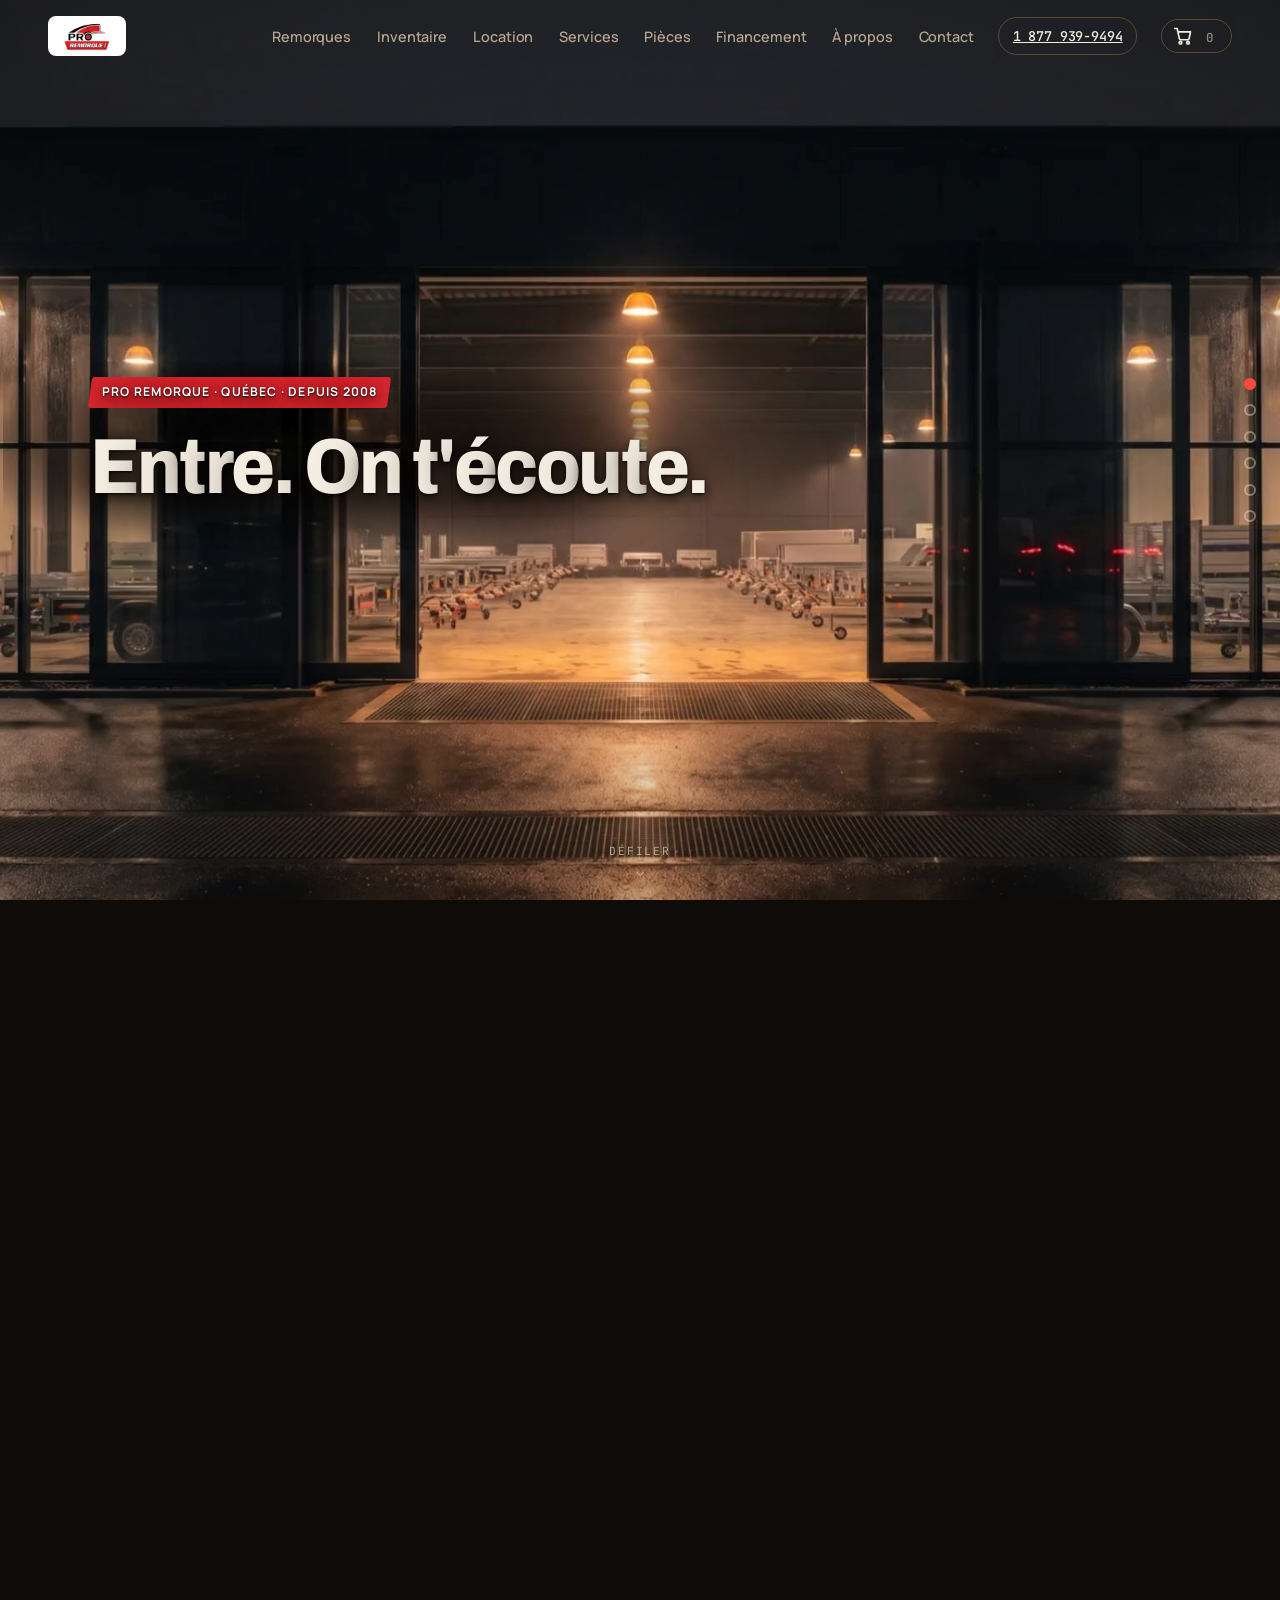
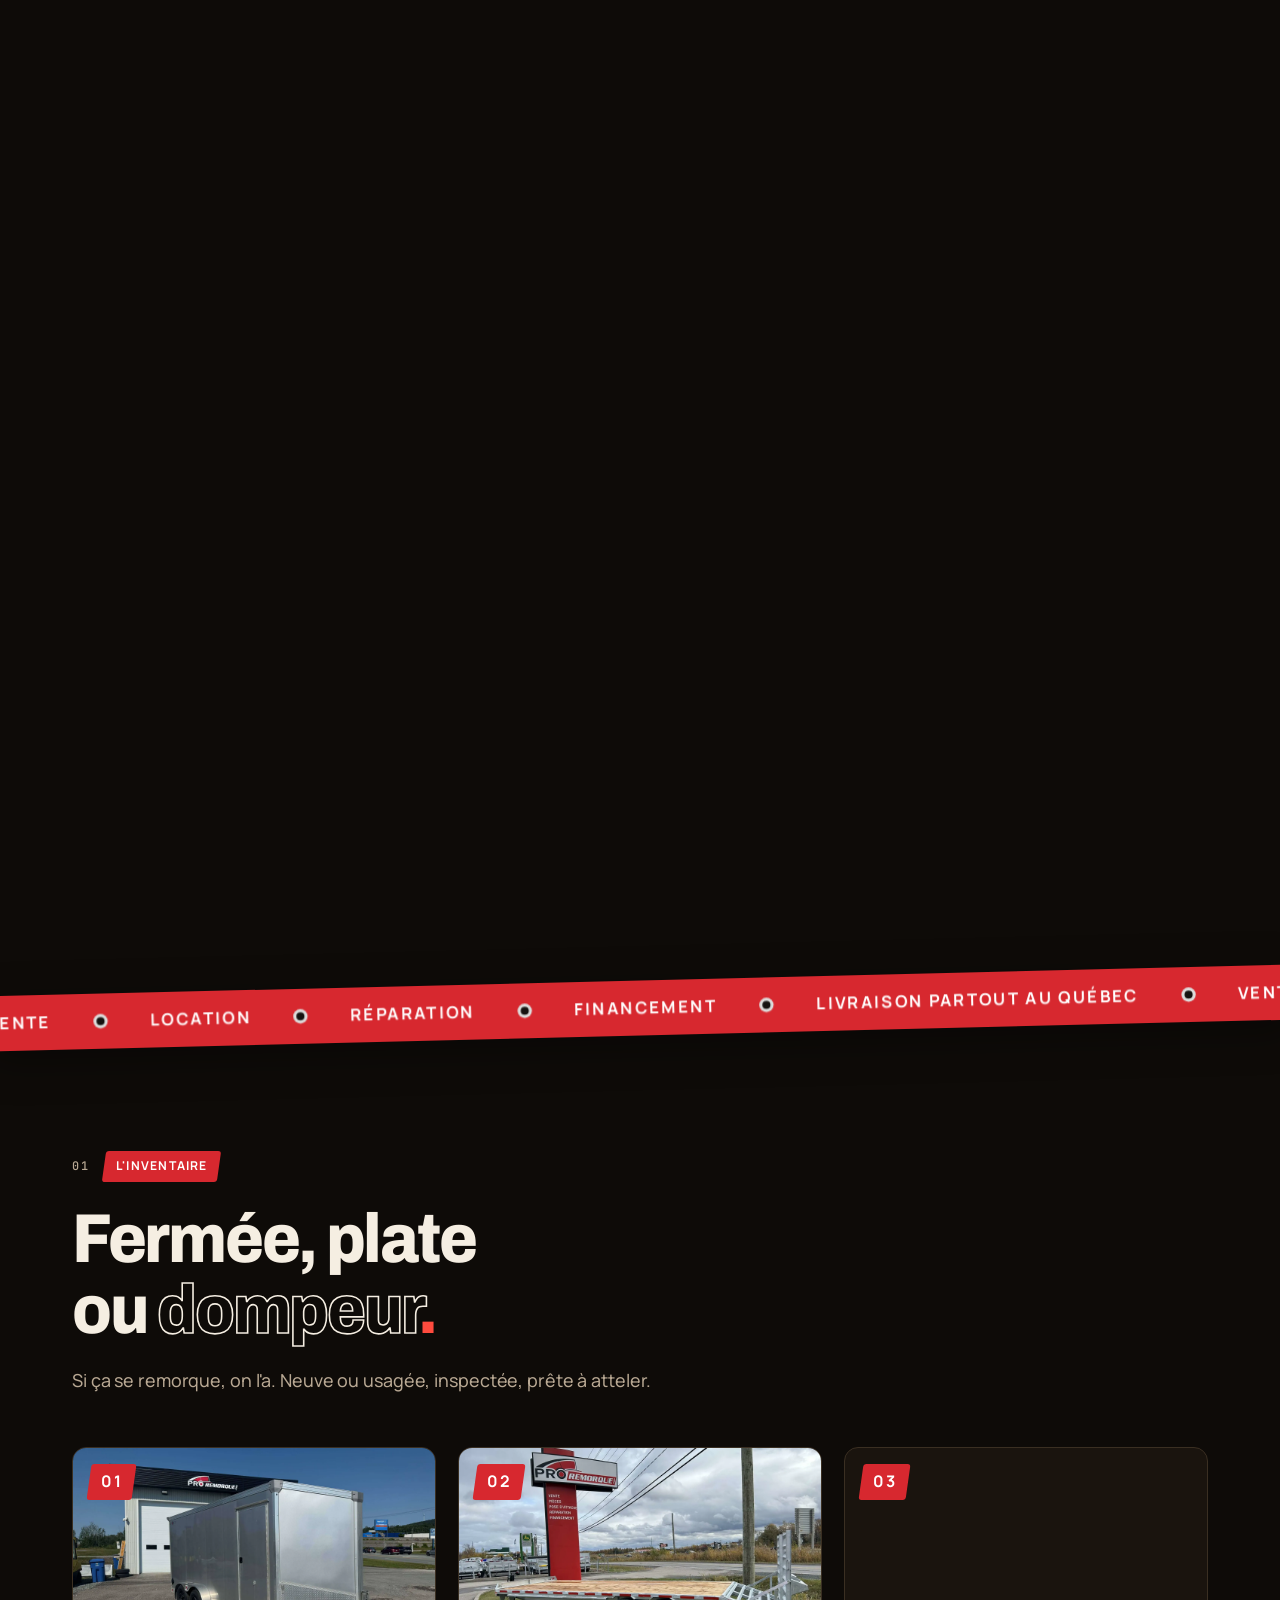
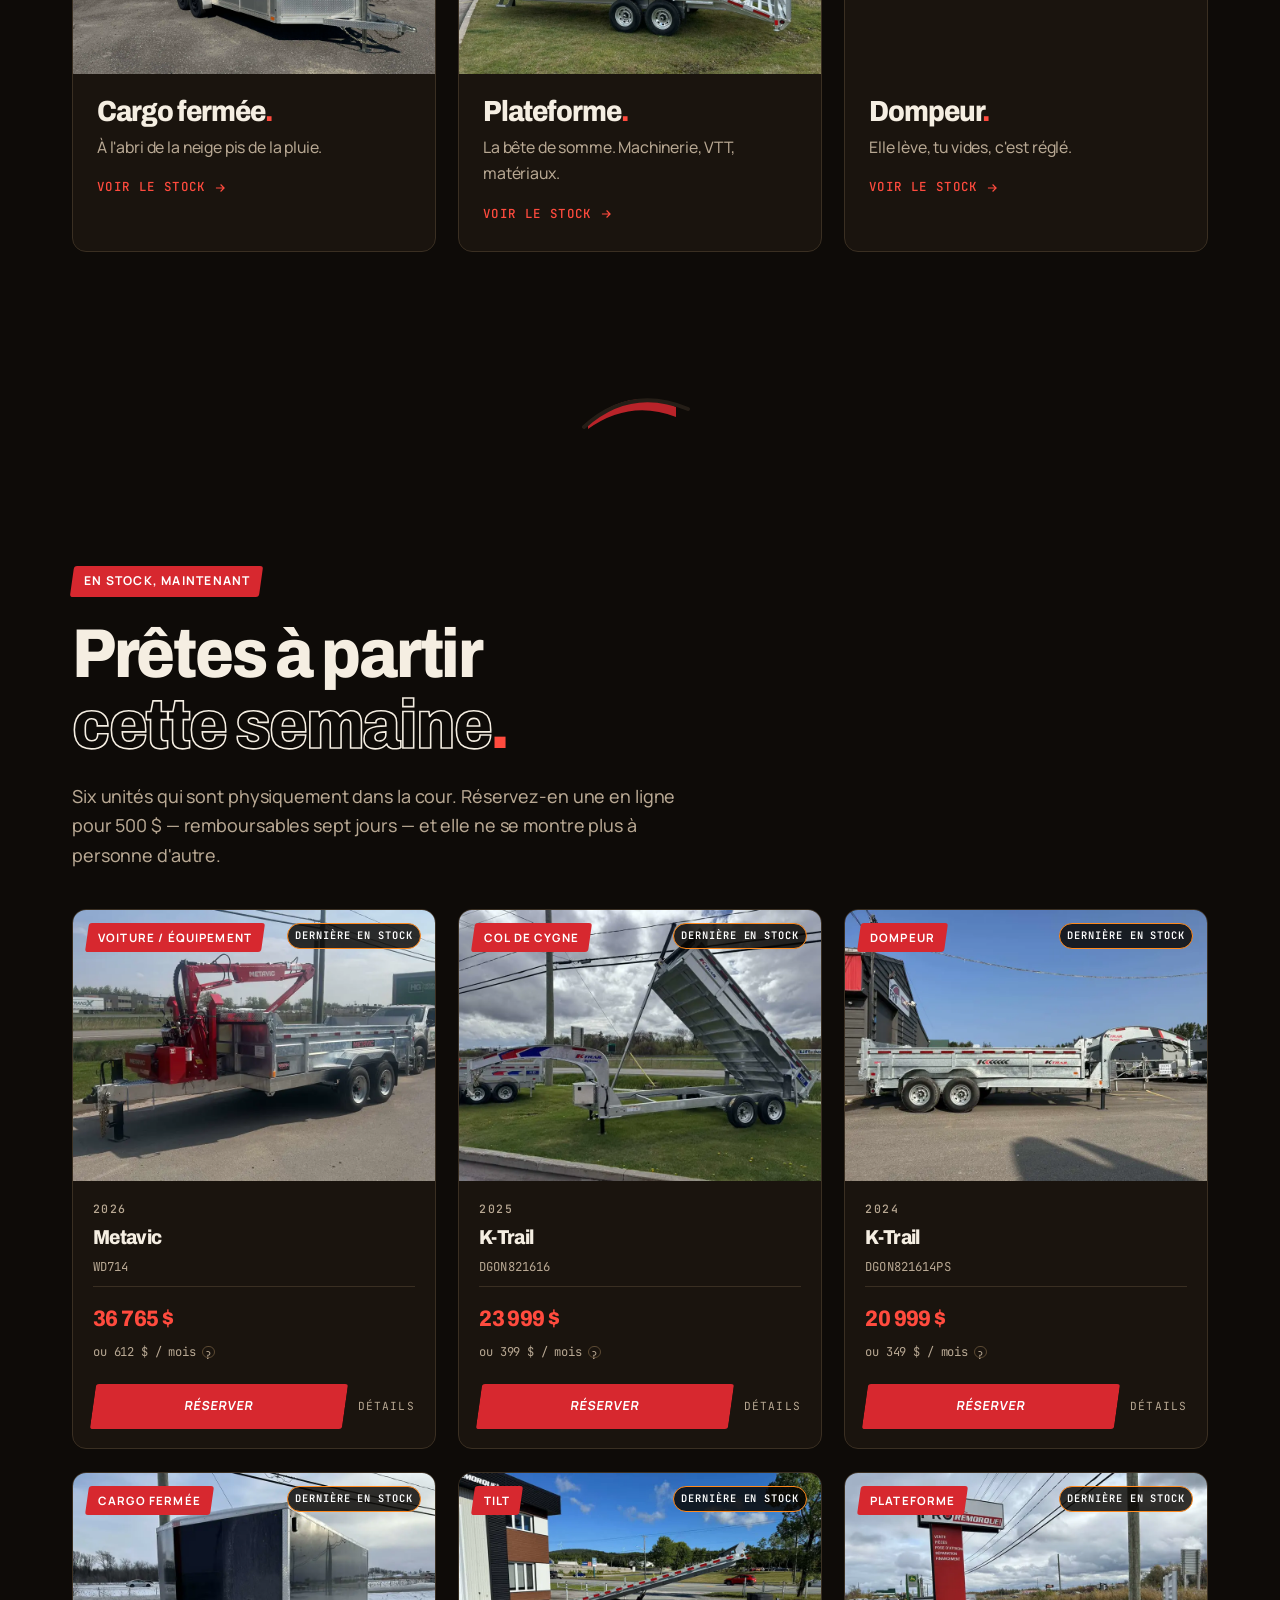
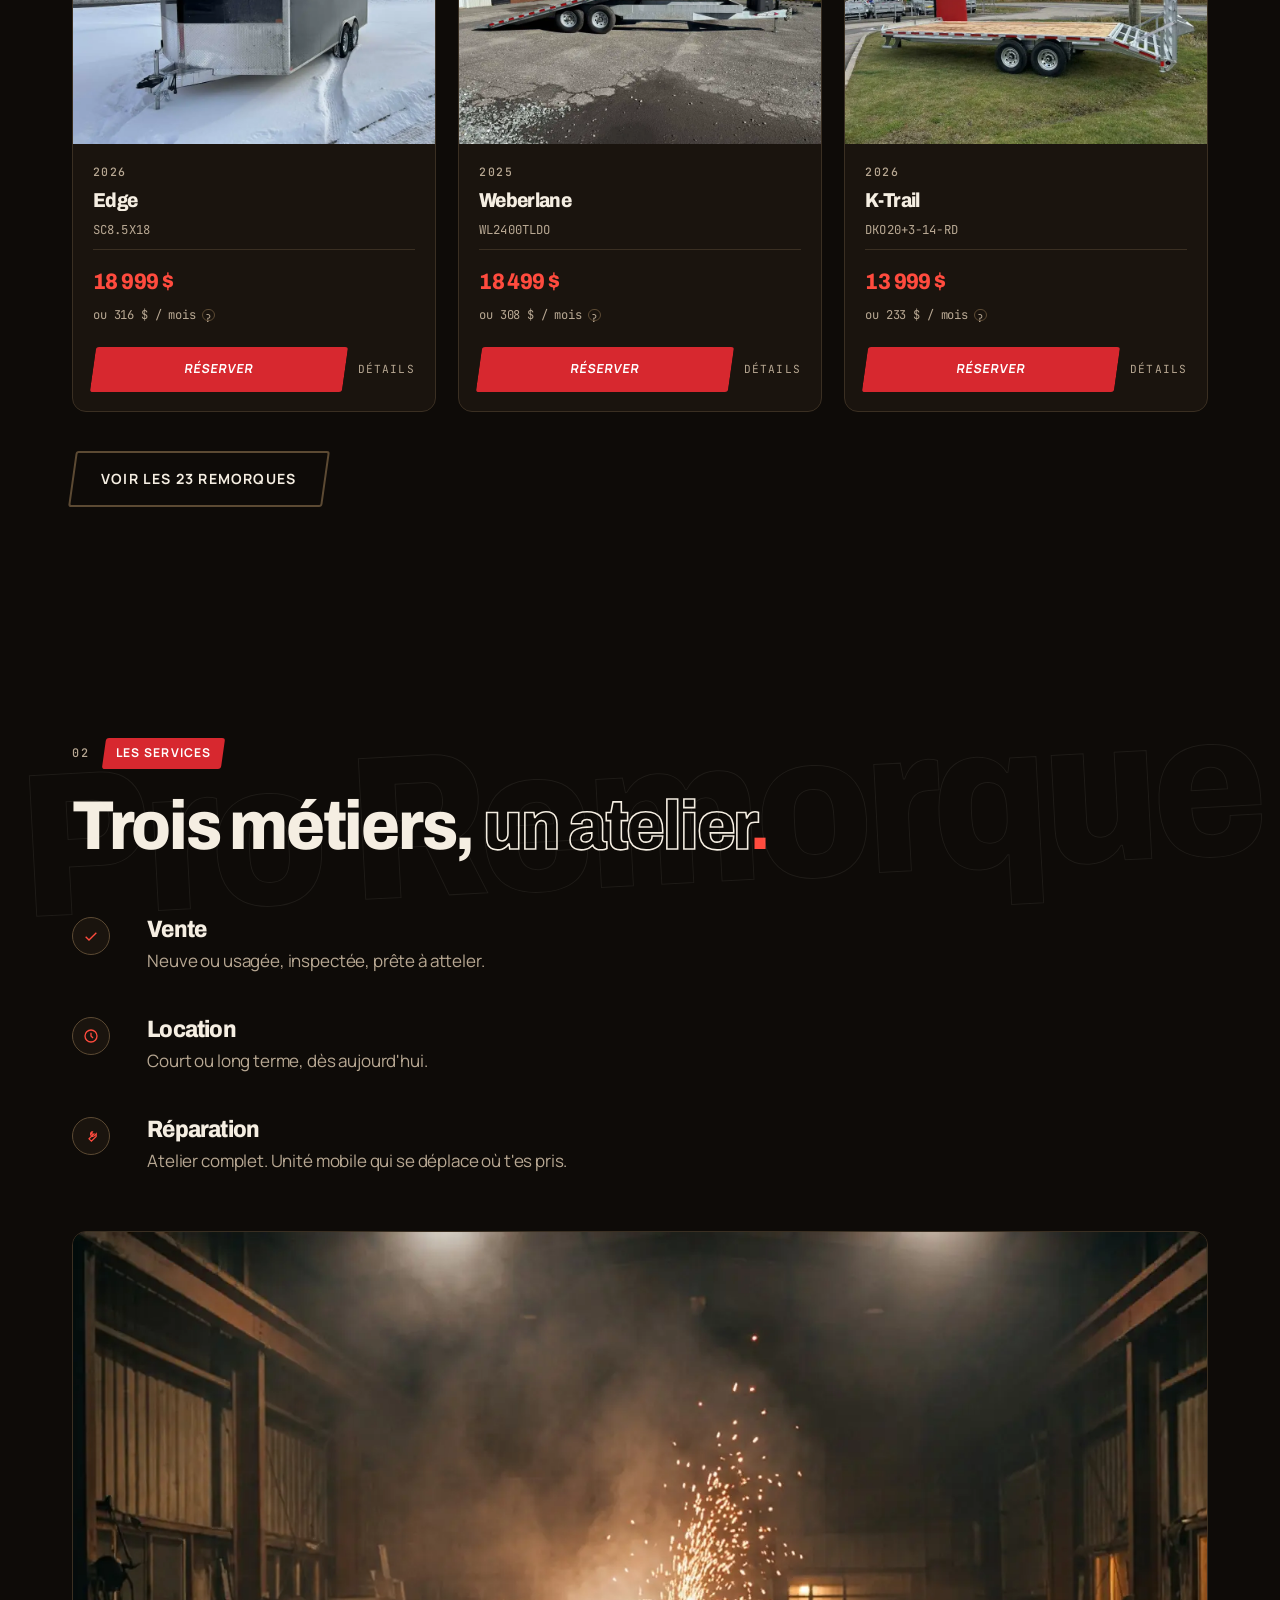
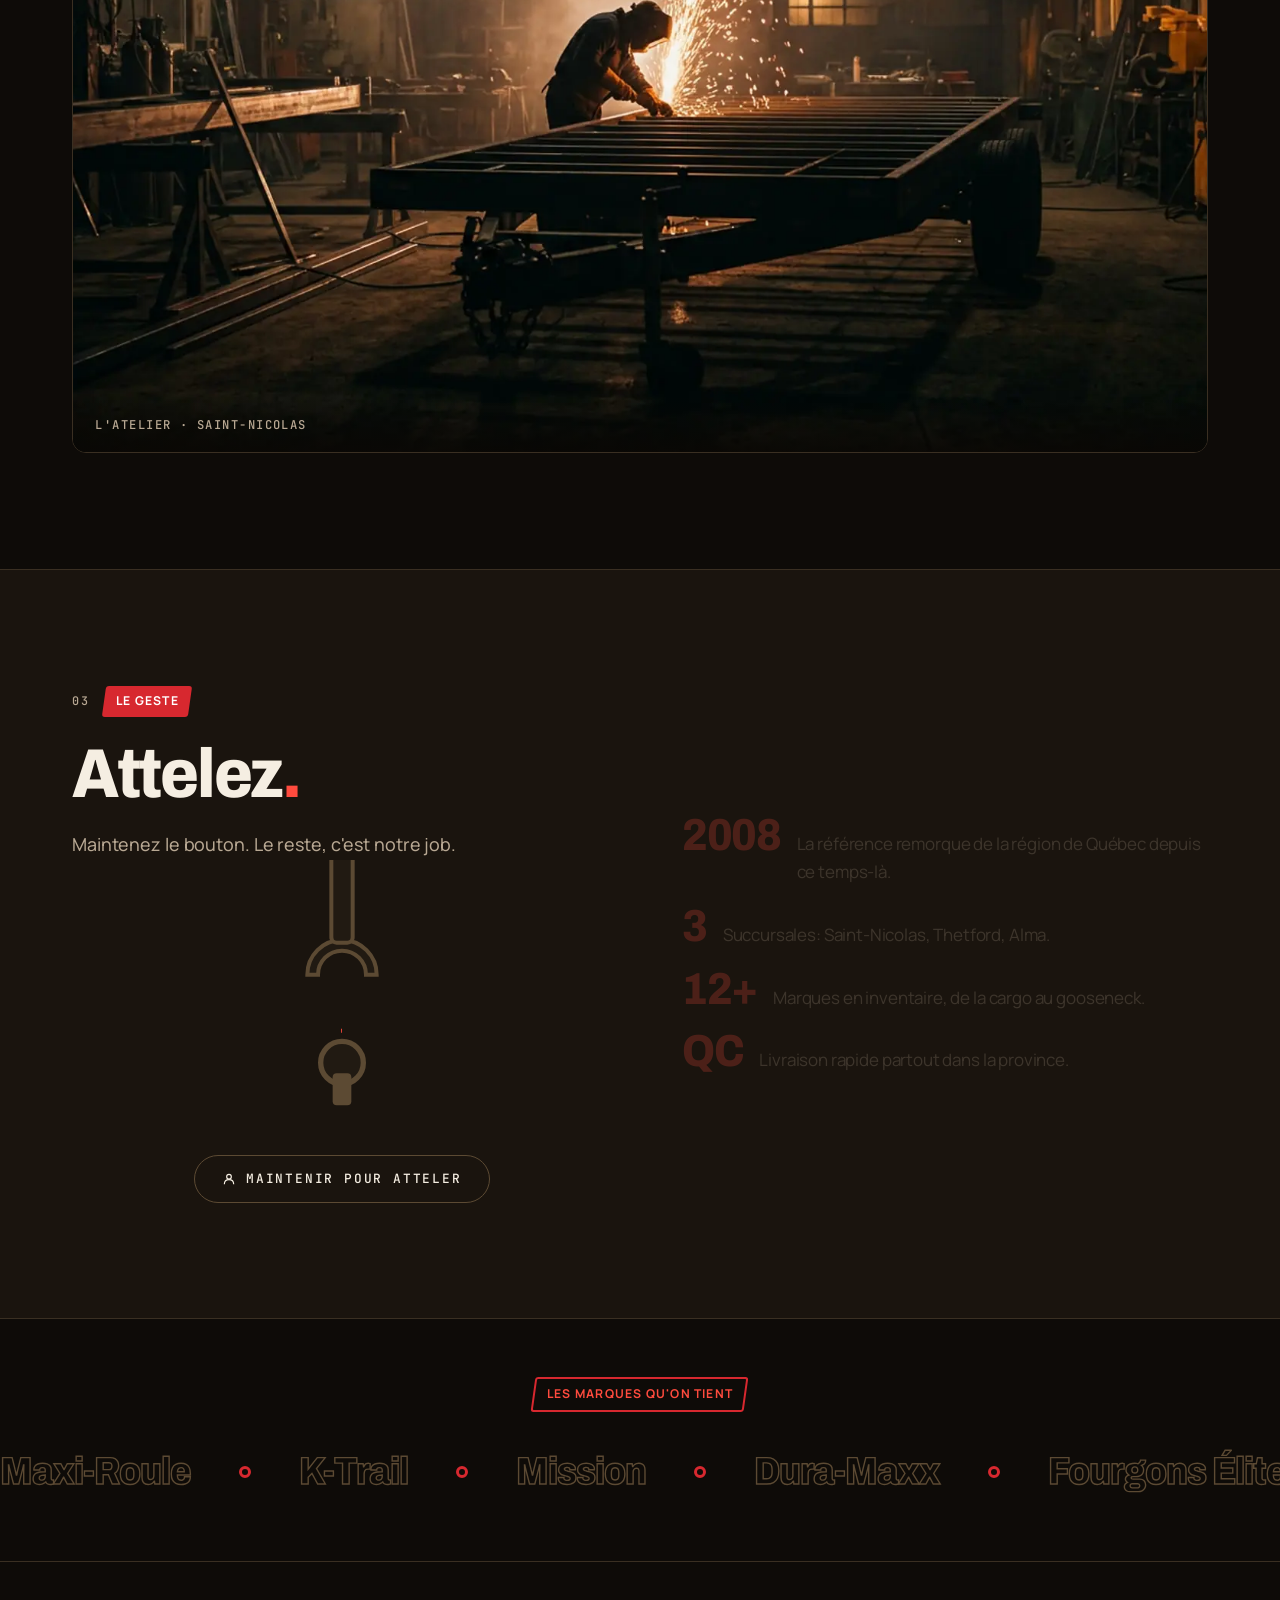
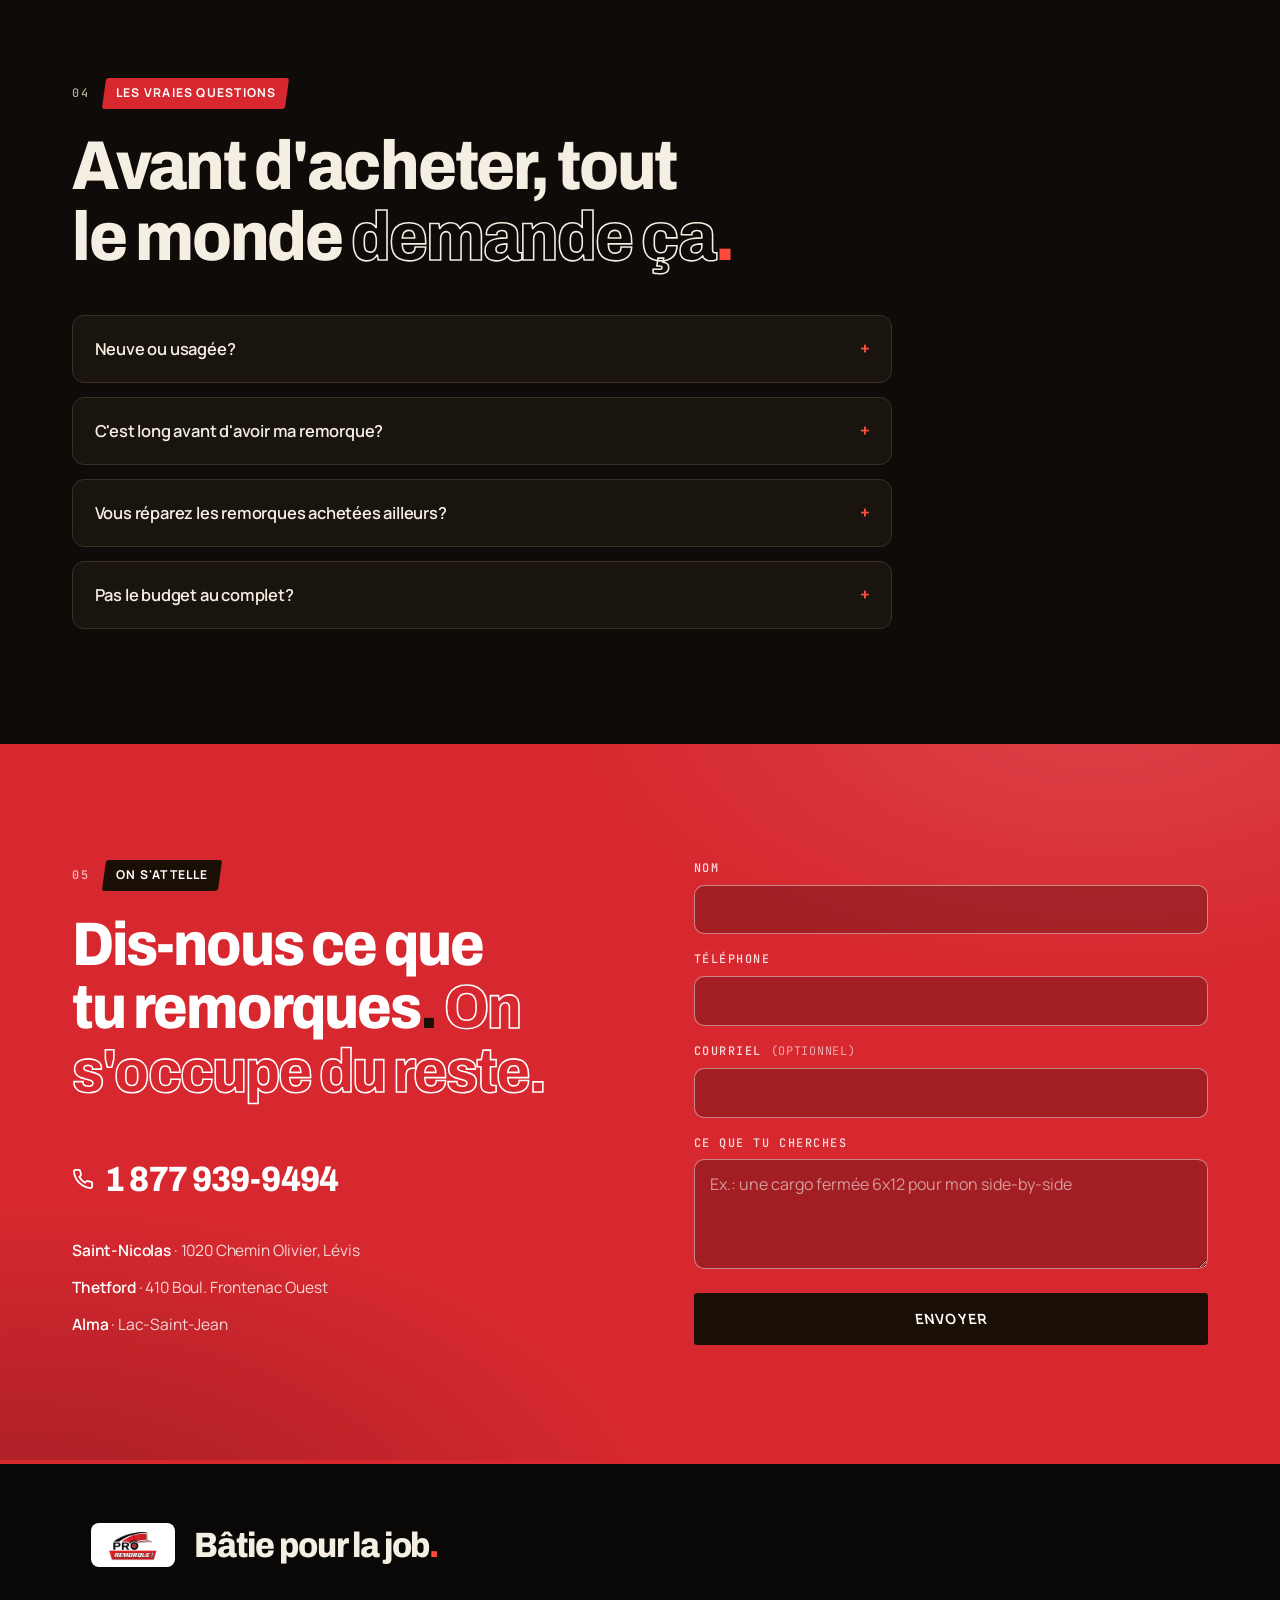
<file: index.html>
<!doctype html>
<html lang="fr-CA">
<head>
<meta charset="utf-8">
<meta name="viewport" content="width=device-width, initial-scale=1">
<title>Pro Remorque Québec | Vente, location et réparation de remorques</title>
<meta name="description" content="Remorques neuves et usagées en stock, location court et long terme, atelier de réparation et unité mobile. Lévis, Thetford, Alma. Livraison partout au Québec.">
<meta name="theme-color" content="#0e0b08">
<!-- DEPLOY STEP: remplacer https://www.proremorque.com/ par l'URL live dans canonical + og:url + og:image -->
<link rel="canonical" href="https://www.proremorque.com/">
<meta property="og:title" content="Pro Remorque Québec | Vente, location et réparation de remorques">
<meta property="og:description" content="Remorques neuves et usagées en stock, location court et long terme, atelier de réparation et unité mobile. Lévis, Thetford, Alma. Livraison partout au Québec.">
<meta property="og:type" content="website">
<meta property="og:locale" content="fr_CA">
<meta property="og:site_name" content="Pro Remorque Québec">
<meta property="og:url" content="https://www.proremorque.com/">
<meta property="og:image" content="https://www.proremorque.com/assets/hero-ending.jpg">
<meta name="twitter:card" content="summary_large_image">
<link rel="icon" href="data:image/svg+xml,%3Csvg xmlns='http://www.w3.org/2000/svg' viewBox='0 0 64 64'%3E%3Crect width='64' height='64' rx='12' fill='%23ffffff'/%3E%3Cpath d='M10 30 q22 -20 44 -8 l0 8 z' fill='%23d7282f'/%3E%3Ccircle cx='32' cy='40' r='12' fill='%23151312'/%3E%3Ccircle cx='32' cy='40' r='5' fill='%23d7282f'/%3E%3C/svg%3E">
<link rel="preload" as="font" type="font/woff2" href="assets/fonts/archivo-latin.woff2" crossorigin>
<link rel="preload" as="font" type="font/woff2" href="assets/fonts/manrope-latin.woff2" crossorigin>
<link rel="stylesheet" href="assets/site.css">
<link rel="stylesheet" href="assets/shop.css">


<script type="application/ld+json">
{
 "@context": "https://schema.org",
 "@graph": [
  {
   "@type": "AutoDealer",
   "@id": "https://www.proremorque.com/#org",
   "name": "Pro Remorque Québec",
   "url": "https://www.proremorque.com/",
   "logo": "https://www.proremorque.com/assets/logo.png",
   "image": "https://www.proremorque.com/assets/hero-ending.jpg",
   "email": "info@proremorque.com",
   "telephone": "+1-877-939-9494",
   "foundingDate": "2008",
   "priceRange": "$$",
   "openingHoursSpecification": [
    {
     "@type": "OpeningHoursSpecification",
     "dayOfWeek": [
      "Monday",
      "Tuesday",
      "Wednesday",
      "Thursday",
      "Friday"
     ],
     "opens": "08:00",
     "closes": "17:00"
    }
   ],
   "address": {
    "@type": "PostalAddress",
    "streetAddress": "1020 Chemin Olivier, Saint-Nicolas",
    "addressLocality": "Lévis",
    "addressRegion": "QC",
    "postalCode": "G7A 2M7",
    "addressCountry": "CA"
   },
   "areaServed": {
    "@type": "State",
    "name": "Québec"
   },
   "knowsLanguage": [
    "fr-CA"
   ],
   "department": [
    {
     "@id": "https://www.proremorque.com/contact.html#quebec"
    },
    {
     "@id": "https://www.proremorque.com/contact.html#thetford"
    },
    {
     "@id": "https://www.proremorque.com/contact.html#alma"
    }
   ],
   "makesOffer": [
    {
     "@type": "Offer",
     "itemOffered": {
      "@type": "Service",
      "name": "Vente de remorques neuves et usagées"
     }
    },
    {
     "@type": "Offer",
     "itemOffered": {
      "@type": "Service",
      "name": "Location de remorques court et long terme"
     }
    },
    {
     "@type": "Offer",
     "itemOffered": {
      "@type": "Service",
      "name": "Réparation et entretien de remorques"
     }
    },
    {
     "@type": "Offer",
     "itemOffered": {
      "@type": "Service",
      "name": "Pièces de remorque"
     }
    },
    {
     "@type": "Offer",
     "itemOffered": {
      "@type": "Service",
      "name": "Financement de remorque"
     }
    }
   ]
  },
  {
   "@type": "AutoDealer",
   "@id": "https://www.proremorque.com/contact.html#quebec",
   "name": "Pro Remorque — Québec (Saint-Nicolas)",
   "parentOrganization": {
    "@id": "https://www.proremorque.com/#org"
   },
   "telephone": "+1-877-939-9494",
   "email": "info@proremorque.com",
   "url": "https://www.proremorque.com/contact.html#quebec",
   "address": {
    "@type": "PostalAddress",
    "addressLocality": "Lévis",
    "addressRegion": "QC",
    "addressCountry": "CA",
    "streetAddress": "1020 Chemin Olivier, Saint-Nicolas",
    "postalCode": "G7A 2M7"
   },
   "openingHoursSpecification": [
    {
     "@type": "OpeningHoursSpecification",
     "dayOfWeek": [
      "Monday",
      "Tuesday",
      "Wednesday",
      "Thursday",
      "Friday"
     ],
     "opens": "08:00",
     "closes": "17:00"
    }
   ],
   "priceRange": "$$"
  },
  {
   "@type": "AutoDealer",
   "@id": "https://www.proremorque.com/contact.html#thetford",
   "name": "Pro Remorque — Thetford",
   "parentOrganization": {
    "@id": "https://www.proremorque.com/#org"
   },
   "telephone": "+1-888-693-9739",
   "email": "info@proremorque.com",
   "url": "https://www.proremorque.com/contact.html#thetford",
   "address": {
    "@type": "PostalAddress",
    "addressLocality": "Thetford Mines",
    "addressRegion": "QC",
    "addressCountry": "CA",
    "streetAddress": "410 boulevard Frontenac Ouest",
    "postalCode": "G6G 6N7"
   },
   "openingHoursSpecification": [
    {
     "@type": "OpeningHoursSpecification",
     "dayOfWeek": [
      "Monday",
      "Tuesday",
      "Wednesday",
      "Thursday",
      "Friday"
     ],
     "opens": "08:00",
     "closes": "17:00"
    }
   ],
   "priceRange": "$$"
  },
  {
   "@type": "AutoDealer",
   "@id": "https://www.proremorque.com/contact.html#alma",
   "name": "Pro Remorque — Alma",
   "parentOrganization": {
    "@id": "https://www.proremorque.com/#org"
   },
   "telephone": "+1-877-939-9494",
   "email": "info@proremorque.com",
   "url": "https://www.proremorque.com/contact.html#alma",
   "address": {
    "@type": "PostalAddress",
    "addressLocality": "Alma",
    "addressRegion": "QC",
    "addressCountry": "CA"
   },
   "openingHoursSpecification": [
    {
     "@type": "OpeningHoursSpecification",
     "dayOfWeek": [
      "Monday",
      "Tuesday",
      "Wednesday",
      "Thursday",
      "Friday"
     ],
     "opens": "08:00",
     "closes": "17:00"
    }
   ],
   "priceRange": "$$"
  },
  {
   "@type": "WebSite",
   "@id": "https://www.proremorque.com/#site",
   "url": "https://www.proremorque.com/",
   "name": "Pro Remorque Québec",
   "inLanguage": "fr-CA",
   "publisher": {
    "@id": "https://www.proremorque.com/#org"
   }
  },
  {
   "@type": "FAQPage",
   "@id": "https://www.proremorque.com/index.html#faq",
   "mainEntity": [
    {
     "@type": "Question",
     "name": "Neuve ou usagée?",
     "acceptedAnswer": {
      "@type": "Answer",
      "text": "Les deux. L'usagée est inspectée avant de partir, avec rapport à l'appui."
     }
    },
    {
     "@type": "Question",
     "name": "C'est long avant d'avoir ma remorque?",
     "acceptedAnswer": {
      "@type": "Answer",
      "text": "La plupart sont en stock. Tu l'attelles aujourd'hui ou on te la livre cette semaine."
     }
    },
    {
     "@type": "Question",
     "name": "Vous réparez les remorques achetées ailleurs?",
     "acceptedAnswer": {
      "@type": "Answer",
      "text": "Oui. Freins, lumières, essieux, soudure. Peu importe où tu l'as achetée."
     }
    },
    {
     "@type": "Question",
     "name": "Pas le budget au complet?",
     "acceptedAnswer": {
      "@type": "Answer",
      "text": "Financement sur place, réponse rapide."
     }
    }
   ]
  }
 ]
}
</script>
</head>
<body>
<noscript><style>
body,.rv,.in .rv,.band{opacity:1!important;transform:none!important}
.cat .ph::before,.svc-media::before,.veh .ph::before{display:none}
.cat .ph img,.svc-media img{transform:none}
.stage{display:none}.hero{height:auto}.hero-static{display:flex}
.progress,.cur-dot,.cur-ring,.nav-toggle{display:none}
.nav-panel{display:flex}
</style></noscript>
<a class="skip" href="#main">Aller au contenu</a>
<div class="progress" aria-hidden="true"></div>
<div class="env" aria-hidden="true">
  <div class="env-glow"></div>
  <div class="grain"></div>
</div>
<nav class="nav" aria-label="Navigation principale">
  <a class="brand" href="index.html" aria-label="Pro Remorque, accueil">
    <span class="brand-badge"><picture><source srcset="assets/logo.webp" type="image/webp"><img src="assets/logo.png" alt="Pro Remorque" width="640" height="320"></picture></span>
  </a>
  <button class="nav-toggle" id="nav-toggle" type="button" aria-expanded="false" aria-controls="nav-panel">
    <span class="bars" aria-hidden="true"><i></i><i></i><i></i></span>Menu
  </button>
  <div class="nav-panel" id="nav-panel">
    <ul class="nav-links">
      <li><a href="#categories">Remorques</a></li>
      <li><a href="inventaire.html">Inventaire</a></li>
      <li><a href="location.html">Location</a></li>
      <li><a href="services.html">Services</a></li>
      <li><a href="pieces.html">Pièces</a></li>
      <li><a href="financement.html">Financement</a></li>
      <li><a href="a-propos.html">À propos</a></li>
      <li><a href="contact.html">Contact</a></li>
    </ul>
    <a class="nav-tel" href="tel:+18779399494">1 877 939-9494</a>
  </div>
</nav>
<header class="hero" id="top">
  <!-- scrub stage (desktop) -->
  <div class="stage">
    <div class="poster" aria-hidden="true"></div>
    <video id="hero-video" preload="none" muted playsinline aria-hidden="true" tabindex="-1"></video>
    <div class="scrim" aria-hidden="true"></div>

    <div class="band e-scatter" data-a="0" data-b="0.12" data-sa="0.66">
      <p class="tag" style="margin-bottom:1.2rem"><span>Pro Remorque · Québec · Depuis 2008</span></p>
      <p class="bh split" data-seed="7">Entre. On t'écoute.</p>
    </div>

    <div class="band e-punch" data-a="0.17" data-b="0.29" data-sa="0.68">
      <p class="bh split" data-seed="12" data-em="1">Ton besoin d'abord.</p>
      <p class="bsub">Bois de chauffage, machinerie, sled ou side-by-side. Dis-le, c'est notre point de départ.</p>
    </div>

    <div class="band e-drift" data-a="0.33" data-b="0.45" data-sa="0.66">
      <p class="bh split" data-seed="21">Fermée, plate ou dompeur.</p>
      <p class="bsub">On marche les rangées avec toi.</p>
    </div>

    <div class="band e-scatter" data-a="0.51" data-b="0.63" data-sa="0.66">
      <p class="bh split" data-seed="19">Conseillée sur mesure.</p>
      <p class="bsub">Le bon format, le bon essieu, pas de vente à pression.</p>
    </div>

    <div class="band e-approach" data-a="0.68" data-b="0.78" data-sa="0.62">
      <p class="bh split" data-seed="27">Elle t'attend.</p>
    </div>

    <div class="band e-rise" data-a="0.85" data-b="1" data-sa="0.62">
      <p class="bh split" data-seed="33">Repars attelé.</p>
      <p class="bsub staged">Plus de 12 marques. Financement sur place. Service 5 étoiles.</p>
      <div class="cta-row">
        <a class="btn btn-solid" href="inventaire.html"><span>Voir l'inventaire</span></a>
        <a class="btn btn-ghost" href="tel:+18779399494"><span>1 877 939-9494</span></a>
      </div>
    </div>

    <div class="ring-wrap" hidden>
      <svg class="ring" viewBox="0 0 48 48" aria-hidden="true"><circle cx="24" cy="24" r="20" fill="none" stroke="currentColor" stroke-width="3" stroke-dasharray="126" style="stroke-dashoffset:var(--ld,126)"/></svg>
    </div>
    <nav class="chapters" id="chapters" aria-label="Chapitres du parcours"></nav>
    <div class="cue" aria-hidden="true">Défiler<svg width="14" height="14" viewBox="0 0 24 24" fill="none" stroke="currentColor" stroke-width="2"><path d="M6 9l6 6 6-6"/></svg></div>
  </div>

  <!-- static hero (phones, portrait, reduced motion) -->
  <div class="hero-static">
    <div class="inner">
      <p class="tag"><span>Pro Remorque · Québec · Depuis 2008</span></p>
      <h1 style="margin-top:1rem">Repars attelé<span class="dot-red">.</span></h1>
      <p>Conseil sur mesure, vente, location et réparation de remorques. En stock, livrée vite, partout au Québec.</p>
      <div class="cta-row">
        <a class="btn btn-solid" href="inventaire.html"><span>Voir l'inventaire</span></a>
        <a class="btn btn-ghost" href="tel:+18779399494"><span>1 877 939-9494</span></a>
      </div>
    </div>
  </div>
</header>

<main id="main" tabindex="-1">

  <!-- red service band -->
  <div class="redband" aria-hidden="true">
    <div class="rb-track" id="rb-track">
      <span>Vente</span><span class="wheel"></span><span>Location</span><span class="wheel"></span><span>Réparation</span><span class="wheel"></span><span>Financement</span><span class="wheel"></span><span>Livraison partout au Québec</span><span class="wheel"></span>
    </div>
  </div>

  <!-- categories -->
  <section class="sect reveal" id="categories" aria-labelledby="cat-h">
    <div class="wrap">
      <p class="sect-kicker rv"><span class="sect-num">01</span><span class="tag"><span>L'inventaire</span></span></p>
      <h2 id="cat-h" class="rv">Fermée, plate ou <span class="hollow">dompeur</span><span class="dot-red">.</span></h2>
      <p class="lede rv">Si ça se remorque, on l'a. Neuve ou usagée, inspectée, prête à atteler.</p>
      <div class="cats">
        <a class="cat rv" href="inventaire.html#cargo">
          <div class="ph"><span class="tag num" aria-hidden="true"><span>01</span></span><picture><source srcset="assets/cat-fermee.webp" type="image/webp"><img src="assets/cat-fermee.jpg" alt="Remorque cargo fermée en aluminium devant le bâtiment Pro Remorque à Saint-Nicolas" loading="lazy" decoding="async" width="1920" height="1200"></picture></div>
          <div class="body">
            <h3>Cargo fermée<span class="dot-red">.</span></h3>
            <p>À l'abri de la neige pis de la pluie.</p>
            <span class="go">Voir le stock <svg width="14" height="14" viewBox="0 0 24 24" fill="none" stroke="currentColor" stroke-width="2"><path d="M5 12h14M13 6l6 6-6 6"/></svg></span>
          </div>
        </a>
        <a class="cat rv" href="inventaire.html#plateforme">
          <div class="ph"><span class="tag num" aria-hidden="true"><span>02</span></span><picture><source srcset="assets/cat-plateforme.webp" type="image/webp"><img src="assets/cat-plateforme.jpg" alt="Remorque plateforme deckover avec rampes devant l'enseigne Pro Remorque" loading="lazy" decoding="async" width="1920" height="1200"></picture></div>
          <div class="body">
            <h3>Plateforme<span class="dot-red">.</span></h3>
            <p>La bête de somme. Machinerie, VTT, matériaux.</p>
            <span class="go">Voir le stock <svg width="14" height="14" viewBox="0 0 24 24" fill="none" stroke="currentColor" stroke-width="2"><path d="M5 12h14M13 6l6 6-6 6"/></svg></span>
          </div>
        </a>
        <a class="cat rv" href="inventaire.html#dompeur">
          <div class="ph"><span class="tag num" aria-hidden="true"><span>03</span></span><picture><source srcset="assets/cat-dompeur.webp" type="image/webp"><img src="assets/cat-dompeur.jpg" alt="Remorque dompeur K-Trail avec benne levée dans la cour Pro Remorque" loading="lazy" decoding="async" width="1920" height="1200"></picture></div>
          <div class="body">
            <h3>Dompeur<span class="dot-red">.</span></h3>
            <p>Elle lève, tu vides, c'est réglé.</p>
            <span class="go">Voir le stock <svg width="14" height="14" viewBox="0 0 24 24" fill="none" stroke="currentColor" stroke-width="2"><path d="M5 12h14M13 6l6 6-6 6"/></svg></span>
          </div>
        </a>
      </div>
    </div>
  </section>

  <div class="fender" aria-hidden="true"><svg viewBox="0 0 120 44" fill="none"><path d="M8 36 q42 -38 88 -16 l0 10 q-46 -18 -88 12 z" fill="var(--accent-deep)"/><path d="M4 40 q46 -42 104 -18" stroke="#2a221a" stroke-width="4" stroke-linecap="round"/></svg></div>

  <!-- services -->

  <section class="sect reveal" id="vedettes" aria-labelledby="ved-h">
    <div class="wrap">
      <p class="sect-kicker"><span class="tag"><span>En stock, maintenant</span></span></p>
      <h2 id="ved-h">Prêtes à partir <span class="hollow">cette semaine</span><span class="dot-red">.</span></h2>
      <p class="lede">Six unités qui sont physiquement dans la cour. Réservez-en une en ligne pour 500&nbsp;$ — remboursables sept jours — et elle ne se montre plus à personne d'autre.</p>
      <div class="inv-grid" id="vedettes-grid" style="margin-top:2.4rem"></div>
      <p style="margin-top:2.4rem"><a class="btn btn-ghost" href="inventaire.html"><span>Voir les 23 remorques</span></a></p>
    </div>
  </section>

  <section class="sect services reveal" id="services" aria-labelledby="svc-h">
    <span class="watermark" style="top:6%" aria-hidden="true">Pro Remorque</span>
    <div class="wrap">
      <p class="sect-kicker rv"><span class="sect-num">02</span><span class="tag"><span>Les services</span></span></p>
      <h2 id="svc-h" class="rv">Trois métiers, <span class="hollow">un atelier</span><span class="dot-red">.</span></h2>
      <div class="svc-grid">
        <svg class="seam" viewBox="0 0 4 100" preserveAspectRatio="none" aria-hidden="true"><path id="seam-path" d="M2 0 L2 100" pathLength="100" stroke-dasharray="100" stroke-dashoffset="100"/></svg>
        <article class="svc rv">
          <div class="dot"><svg width="16" height="16" viewBox="0 0 24 24" fill="none" stroke="currentColor" stroke-width="2"><path d="M20 7L9 18l-5-5"/></svg></div>
          <div><h3>Vente</h3><p>Neuve ou usagée, inspectée, prête à atteler.</p></div>
        </article>
        <article class="svc rv">
          <div class="dot"><svg width="16" height="16" viewBox="0 0 24 24" fill="none" stroke="currentColor" stroke-width="2"><circle cx="12" cy="12" r="9"/><path d="M12 7v5l3 3"/></svg></div>
          <div><h3>Location</h3><p>Court ou long terme, dès aujourd'hui.</p></div>
        </article>
        <article class="svc rv">
          <div class="dot"><svg width="16" height="16" viewBox="0 0 24 24" fill="none" stroke="currentColor" stroke-width="2"><path d="M14.7 6.3a4 4 0 105.4 5.4L22 9.6V14l-8 8-4-4 8-8h-4.4l2.1-3.7z" transform="scale(.9)"/></svg></div>
          <div><h3>Réparation</h3><p>Atelier complet. Unité mobile qui se déplace où t'es pris.</p></div>
        </article>
      </div>
      <figure class="svc-media rv">
        <picture><source srcset="assets/atelier.webp" type="image/webp"><img src="assets/atelier.jpg" alt="Soudeur au travail dans l'atelier Pro Remorque" loading="lazy" decoding="async" width="1920" height="820"></picture>
        <figcaption>L'atelier · Saint-Nicolas</figcaption>
      </figure>
    </div>
  </section>

  <!-- interactive hitch -->
  <section class="sect hitch reveal" aria-labelledby="hitch-h">
    <div class="wrap">
      <div>
        <p class="sect-kicker rv"><span class="sect-num">03</span><span class="tag"><span>Le geste</span></span></p>
        <h2 id="hitch-h" class="rv">Attelez<span class="dot-red">.</span></h2>
        <p class="lede rv">Maintenez le bouton. Le reste, c'est notre job.</p>
        <svg class="hitch-svg rv" viewBox="0 0 240 200" aria-hidden="true">
          <circle cx="120" cy="152" r="16" fill="var(--panel-2)" stroke="var(--line-strong)" stroke-width="4"/>
          <rect x="113" y="160" width="14" height="24" rx="3" fill="var(--line-strong)"/>
          <circle cx="120" cy="152" r="24" fill="none" stroke="var(--accent)" stroke-width="3" pathLength="100" stroke-dasharray="100" style="stroke-dashoffset:calc(100 - var(--hp,0)*100)" transform="rotate(-90 120 152)" opacity=".9"/>
          <g style="transform:translateY(calc(var(--hp,0)*68px - 68px))">
            <path d="M94 154 a26 26 0 0 1 52 0 l-8 0 a18 18 0 0 0 -36 0 z" fill="var(--panel-2)" stroke="var(--line-strong)" stroke-width="3"/>
            <rect x="112" y="52" width="16" height="78" rx="4" fill="var(--panel-2)" stroke="var(--line-strong)" stroke-width="3"/>
          </g>
          <g class="spark-burst" style="opacity:var(--hd,0)">
            <path d="M96 128 l-11 -11 M144 128 l11 -11 M88 152 l-15 0 M152 152 l15 0" stroke="var(--accent)" stroke-width="3" stroke-linecap="round"/>
          </g>
        </svg>
        <button class="hold-btn rv" id="hold-btn" aria-describedby="hold-help">
          <svg width="14" height="14" viewBox="0 0 24 24" fill="none" stroke="currentColor" stroke-width="2"><circle cx="12" cy="8" r="4"/><path d="M4 21c0-5 3.5-8 8-8s8 3 8 8"/></svg>
          Maintenir pour atteler
        </button>
        <p id="hold-help" class="sr-only">Maintenez le bouton enfoncé, ou gardez la barre d'espace appuyée, jusqu'au verrouillage.</p>
      </div>
      <div class="proofs" role="list">
        <div class="proof" role="listitem"><b>2008</b><span>La référence remorque de la région de Québec depuis ce temps-là.</span></div>
        <div class="proof" role="listitem"><b>3</b><span>Succursales: Saint-Nicolas, Thetford, Alma.</span></div>
        <div class="proof" role="listitem"><b>12+</b><span>Marques en inventaire, de la cargo au gooseneck.</span></div>
        <div class="proof" role="listitem"><b>QC</b><span>Livraison rapide partout dans la province.</span></div>
      </div>
    </div>
  </section>

  <!-- marques -->
  <section class="marques" aria-label="Marques en inventaire">
    <p class="marq-label"><span class="tag ghost"><span>Les marques qu'on tient</span></span></p>
    <div class="marq-track" id="marq-track">
      <span>Maxi-Roule</span><span class="wheel"></span><span>K-Trail</span><span class="wheel"></span><span>Mission</span><span class="wheel"></span><span>Dura-Maxx</span><span class="wheel"></span><span>Fourgons Élite</span><span class="wheel"></span><span>EZ Hauler</span><span class="wheel"></span><span>Edge</span><span class="wheel"></span><span>DuraBull</span><span class="wheel"></span><span>Yety</span><span class="wheel"></span><span>Metavic</span><span class="wheel"></span><span>Xcel</span><span class="wheel"></span><span>Maxxa</span><span class="wheel"></span>
    </div>
  </section>

  <!-- faq -->
  <section class="sect reveal" id="faq" aria-labelledby="faq-h">
    <div class="wrap">
      <p class="sect-kicker rv"><span class="sect-num">04</span><span class="tag"><span>Les vraies questions</span></span></p>
      <h2 id="faq-h" class="rv">Avant d'acheter, tout le monde <span class="hollow">demande ça</span><span class="dot-red">.</span></h2>
      <div class="faq-list rv">
        <details class="faq">
          <summary>Neuve ou usagée?<span class="mk">+</span></summary>
          <div class="a"><p>Les deux. L'usagée est inspectée avant de partir, avec rapport à l'appui.</p></div>
        </details>
        <details class="faq">
          <summary>C'est long avant d'avoir ma remorque?<span class="mk">+</span></summary>
          <div class="a"><p>La plupart sont en stock. Tu l'attelles aujourd'hui ou on te la livre cette semaine.</p></div>
        </details>
        <details class="faq">
          <summary>Vous réparez les remorques achetées ailleurs?<span class="mk">+</span></summary>
          <div class="a"><p>Oui. Freins, lumières, essieux, soudure. Peu importe où tu l'as achetée.</p></div>
        </details>
        <details class="faq">
          <summary>Pas le budget au complet?<span class="mk">+</span></summary>
          <div class="a"><p>Financement sur place, réponse rapide.</p></div>
        </details>
      </div>
    </div>
  </section>

  <!-- contact -->
  <section class="sect contact reveal" id="contact" aria-labelledby="ct-h">
    <div class="wrap">
      <div>
        <p class="sect-kicker rv"><span class="sect-num" style="color:rgba(255,255,255,.7)">05</span><span class="tag"><span>On s'attelle</span></span></p>
        <h2 id="ct-h" class="rv">Dis-nous ce que tu remorques<span class="dot-red">.</span> <span class="hollow">On s'occupe du reste.</span></h2>
        <a class="tel-big rv" href="tel:+18779399494"><svg width="22" height="22" viewBox="0 0 24 24" fill="none" stroke="currentColor" stroke-width="2" style="align-self:center"><path d="M22 16.9v3a2 2 0 01-2.2 2 19.8 19.8 0 01-8.6-3.1 19.5 19.5 0 01-6-6A19.8 19.8 0 012.1 4.2 2 2 0 014.1 2h3a2 2 0 012 1.7c.1.9.3 1.8.6 2.6a2 2 0 01-.4 2.1L8 9.7a16 16 0 006.3 6.3l1.3-1.3a2 2 0 012.1-.4c.8.3 1.7.5 2.6.6a2 2 0 011.7 2z"/></svg><span>1 877 939-9494</span></a>
        <div class="addr rv">
          <p><b>Saint-Nicolas</b> · 1020 Chemin Olivier, Lévis</p>
          <p><b>Thetford</b> · 410 Boul. Frontenac Ouest</p>
          <p><b>Alma</b> · Lac-Saint-Jean</p>
        </div>
      </div>
      <div>
        <form id="lead-form" data-validate novalidate>
          <div class="field rv"><label for="f-name">Nom</label><input id="f-name" name="name" type="text" autocomplete="name" autocapitalize="words" required aria-describedby="f-name-err"><span class="err-msg" id="f-name-err">Écris ton nom, pour qu'on sache qui rappeler.</span></div>
          <div class="field rv"><label for="f-tel">Téléphone</label><input id="f-tel" name="tel" type="tel" inputmode="tel" autocomplete="tel" required aria-describedby="f-tel-err"><span class="err-msg" id="f-tel-err">Un numéro à 10 chiffres, pour qu'on puisse te rappeler.</span></div>
          <div class="field rv"><label for="f-mail">Courriel <span class="opt">(optionnel)</span></label><input id="f-mail" name="courriel" type="email" inputmode="email" autocomplete="email" aria-describedby="f-mail-err"><span class="err-msg" id="f-mail-err">Ce courriel a l'air incomplet. Vérifie-le, ou laisse-le vide.</span></div>
          <div class="field rv"><label for="f-msg">Ce que tu cherches</label><textarea id="f-msg" name="msg" placeholder="Ex.: une cargo fermée 6x12 pour mon side-by-side"></textarea></div>
          <div class="hp" aria-hidden="true"><label for="f-web">Ne remplis pas ce champ</label><input id="f-web" name="site-web" type="text" tabindex="-1" autocomplete="off"></div>
          <button class="btn btn-solid rv" type="submit"><span>Envoyer</span></button>
        </form>
        <div class="form-ok" role="status"><b>C'est noté.</b><p>On te rappelle vite. Pour tout de suite: 1 877 939-9494.</p></div>
        <div class="form-fail" role="alert" hidden><b>On n'a pas pu envoyer le message d'ici.</b><p>Ton logiciel de courriel devrait s'être ouvert avec le message tout prêt. Sinon, appelle-nous&nbsp;: <a href="tel:+18779399494">1 877 939-9494</a>.</p></div>
      </div>
    </div>
  </section>
</main>
<footer>
  <div class="foot-brand">
    <picture><source srcset="assets/logo.webp" type="image/webp"><img src="assets/logo.png" alt="" aria-hidden="true" width="640" height="320"></picture>
    <strong>Bâtie pour la job<span class="dot-red">.</span></strong>
  </div>
  <div class="foot-grid">
    <div>
      <h2 class="foot-h">Pro Remorque</h2>
      <p>Vente, location et réparation de remorques dans la grande région de Québec depuis 2008. Neuves et usagées, en stock, livrées partout au Québec.</p>
      <a class="tel" href="tel:+18779399494">1 877 939-9494</a>
    </div>
    <div>
      <h2 class="foot-h">Remorques</h2>
      <ul>
        <li><a href="inventaire.html#cargo">Cargo fermée</a></li>
        <li><a href="inventaire.html#plateforme">Plateforme</a></li>
        <li><a href="inventaire.html#dompeur">Dompeur</a></li>
        <li><a href="inventaire.html#goose">Col de cygne</a></li>
        <li><a href="inventaire.html#utilitaire">Utilitaire / VTT</a></li>
        <li><a href="inventaire.html">Tout l'inventaire</a></li>
      </ul>
    </div>
    <div>
      <h2 class="foot-h">Services</h2>
      <ul>
        <li><a href="location.html">Location</a></li>
        <li><a href="services.html">Réparation et atelier</a></li>
        <li><a href="pieces.html">Pièces et attaches</a></li>
        <li><a href="financement.html">Financement</a></li>
        <li><a href="services.html#livraison">Livraison au Québec</a></li>
      </ul>
    </div>
    <div>
      <h2 class="foot-h">Succursales</h2>
      <ul>
        <li><a href="contact.html#quebec">Québec · 1020 Chemin Olivier, Lévis</a></li>
        <li><a href="contact.html#thetford">Thetford · 410 boul. Frontenac Ouest</a></li>
        <li><a href="contact.html#alma">Alma · Lac-Saint-Jean</a></li>
      </ul>
      <p style="margin-top:1rem">Lun au ven, 8h à 17h<br>Samedi et dimanche, fermé</p>
    </div>
  </div>
  <div class="wrap">
    <p>© <span id="yr">2026</span> Pro Remorque Québec · <a href="tel:+18779399494" style="color:inherit">1 877 939-9494</a></p>
    <p class="note">Concept de site. Vidéo et ambiances générées par IA. Photos d'inventaire: Pro Remorque.</p>
  </div>
</footer>
<!-- barre d'action mobile: toujours a portee de pouce -->
<div class="callbar" aria-label="Actions rapides">
  <a class="cb cb-tel" href="tel:+18779399494"><svg width="17" height="17" viewBox="0 0 24 24" fill="none" stroke="currentColor" stroke-width="2" stroke-linecap="round" aria-hidden="true"><path d="M22 16.9v3a2 2 0 0 1-2.2 2 19.8 19.8 0 0 1-8.6-3.1 19.5 19.5 0 0 1-6-6A19.8 19.8 0 0 1 2.1 4.2 2 2 0 0 1 4.1 2h3a2 2 0 0 1 2 1.7c.1 1 .4 1.9.7 2.8a2 2 0 0 1-.5 2.1L8.1 9.9a16 16 0 0 0 6 6l1.3-1.3a2 2 0 0 1 2.1-.4c.9.3 1.8.6 2.8.7a2 2 0 0 1 1.7 2z"/></svg><span>Appeler</span></a>
  <a class="cb cb-inv" href="inventaire.html"><svg width="17" height="17" viewBox="0 0 24 24" fill="none" stroke="currentColor" stroke-width="2" stroke-linecap="round" stroke-linejoin="round" aria-hidden="true"><path d="M3 17h1a2 2 0 0 0 4 0h8a2 2 0 0 0 4 0h1v-5l-3-4h-4V6H3z"/></svg><span>Inventaire</span></a>
</div>

<div class="cur-ring" aria-hidden="true"></div>
<div class="cur-dot" aria-hidden="true"></div>
<script src="assets/site.js" defer></script>
<script src="assets/data/catalogue.js"></script>
<script src="assets/shop.js"></script>
<script src="assets/vedettes.js" defer></script>
<script src="assets/hero.js" defer></script>
</body>
</html>
</file>
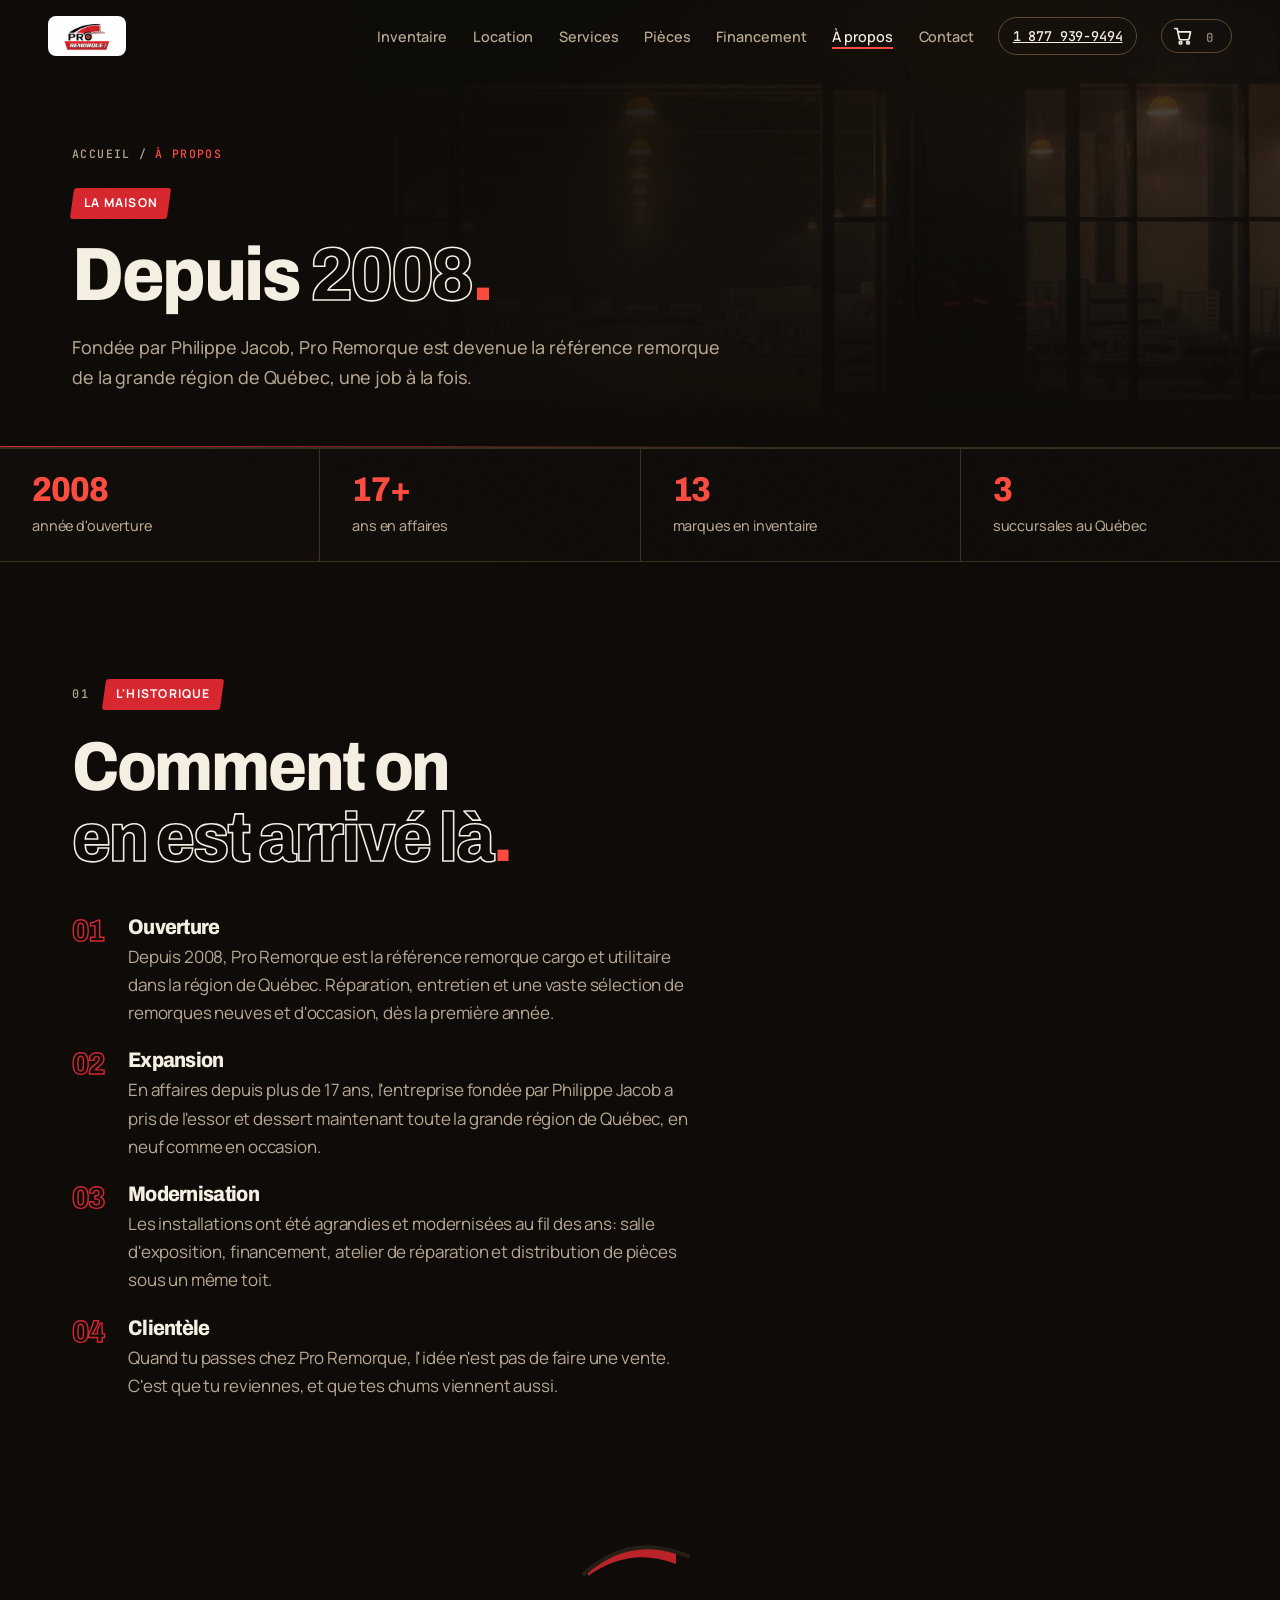
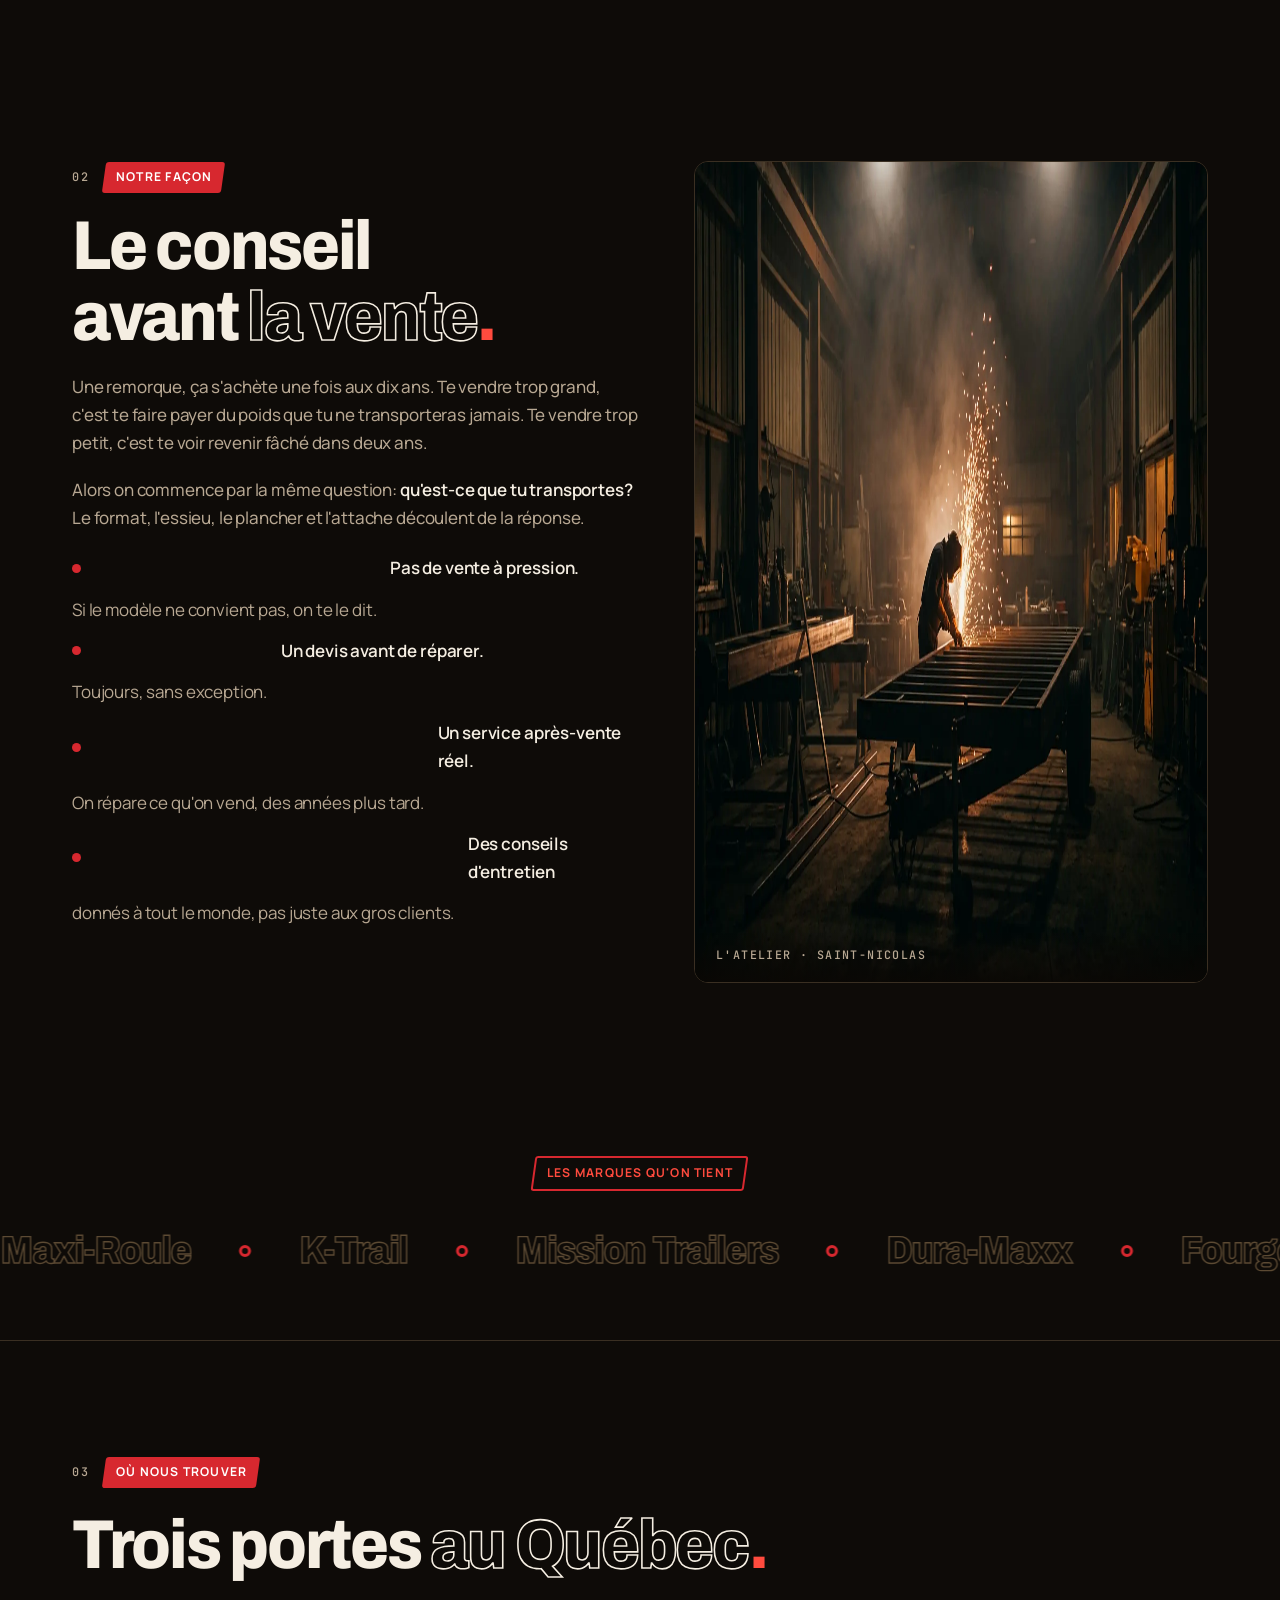
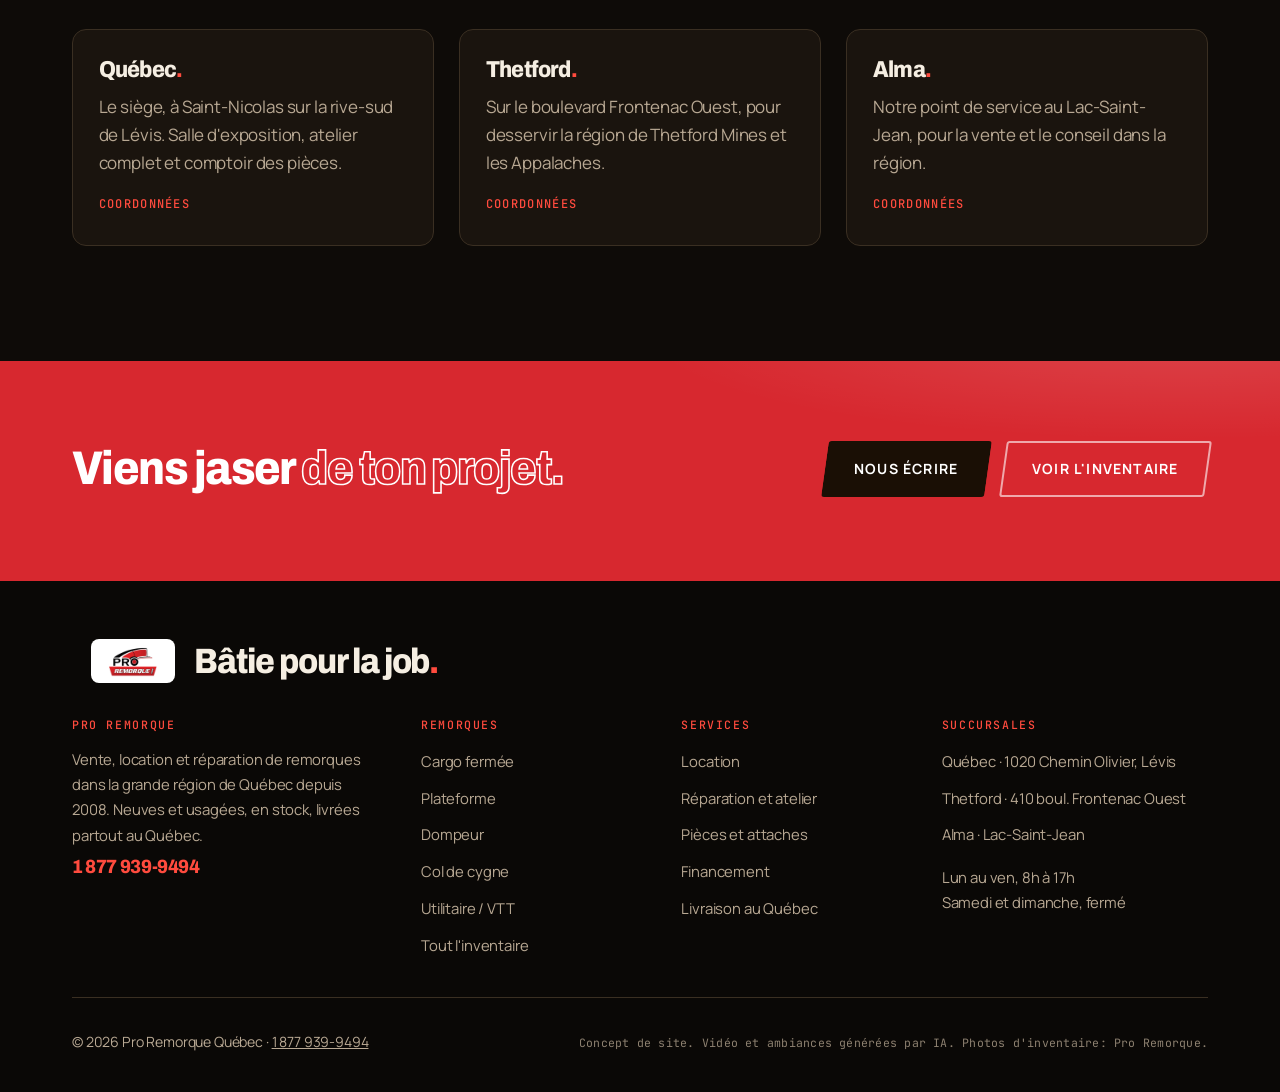
<file: a-propos.html>
<!doctype html>
<html lang="fr-CA">
<head>
<meta charset="utf-8">
<meta name="viewport" content="width=device-width, initial-scale=1">
<title>À propos | Pro Remorque Québec depuis 2008</title>
<meta name="description" content="Fondée en 2008 par Philippe Jacob, Pro Remorque vend, loue et répare des remorques dans la grande région de Québec. Trois succursales, 13 marques, atelier complet.">
<meta name="theme-color" content="#0e0b08">
<!-- DEPLOY STEP: remplacer https://www.proremorque.com/ par l'URL live dans canonical + og:url + og:image -->
<link rel="canonical" href="https://www.proremorque.com/a-propos.html">
<meta property="og:title" content="À propos | Pro Remorque Québec depuis 2008">
<meta property="og:description" content="Fondée en 2008 par Philippe Jacob, Pro Remorque vend, loue et répare des remorques dans la grande région de Québec. Trois succursales, 13 marques, atelier complet.">
<meta property="og:type" content="website">
<meta property="og:locale" content="fr_CA">
<meta property="og:site_name" content="Pro Remorque Québec">
<meta property="og:url" content="https://www.proremorque.com/a-propos.html">
<meta property="og:image" content="https://www.proremorque.com/assets/hero-poster.jpg">
<meta name="twitter:card" content="summary_large_image">
<link rel="icon" href="data:image/svg+xml,%3Csvg xmlns='http://www.w3.org/2000/svg' viewBox='0 0 64 64'%3E%3Crect width='64' height='64' rx='12' fill='%23ffffff'/%3E%3Cpath d='M10 30 q22 -20 44 -8 l0 8 z' fill='%23d7282f'/%3E%3Ccircle cx='32' cy='40' r='12' fill='%23151312'/%3E%3Ccircle cx='32' cy='40' r='5' fill='%23d7282f'/%3E%3C/svg%3E">
<link rel="preload" as="font" type="font/woff2" href="assets/fonts/archivo-latin.woff2" crossorigin>
<link rel="preload" as="font" type="font/woff2" href="assets/fonts/manrope-latin.woff2" crossorigin>
<link rel="stylesheet" href="assets/site.css">
<link rel="stylesheet" href="assets/shop.css">


<script type="application/ld+json">
{
 "@context": "https://schema.org",
 "@graph": [
  {
   "@id": "https://www.proremorque.com/#org",
   "@type": "AutoDealer",
   "name": "Pro Remorque Québec",
   "url": "https://www.proremorque.com/"
  },
  {
   "@type": "BreadcrumbList",
   "itemListElement": [
    {
     "@type": "ListItem",
     "position": 1,
     "name": "Accueil",
     "item": "https://www.proremorque.com/"
    },
    {
     "@type": "ListItem",
     "position": 2,
     "name": "À propos",
     "item": "https://www.proremorque.com/a-propos.html"
    }
   ]
  }
 ]
}
</script>
</head>
<body>
<noscript><style>
body,.rv,.in .rv,.band{opacity:1!important;transform:none!important}
.cat .ph::before,.svc-media::before,.veh .ph::before{display:none}
.cat .ph img,.svc-media img{transform:none}
.stage{display:none}.hero{height:auto}.hero-static{display:flex}
.progress,.cur-dot,.cur-ring,.nav-toggle{display:none}
.nav-panel{display:flex}
</style></noscript>
<a class="skip" href="#main">Aller au contenu</a>
<div class="progress" aria-hidden="true"></div>
<div class="env" aria-hidden="true">
  <div class="env-glow"></div>
  <div class="grain"></div>
</div>
<nav class="nav" aria-label="Navigation principale">
  <a class="brand" href="index.html" aria-label="Pro Remorque, accueil">
    <span class="brand-badge"><picture><source srcset="assets/logo.webp" type="image/webp"><img src="assets/logo.png" alt="Pro Remorque" width="640" height="320"></picture></span>
  </a>
  <button class="nav-toggle" id="nav-toggle" type="button" aria-expanded="false" aria-controls="nav-panel">
    <span class="bars" aria-hidden="true"><i></i><i></i><i></i></span>Menu
  </button>
  <div class="nav-panel" id="nav-panel">
    <ul class="nav-links">
      <li><a href="inventaire.html">Inventaire</a></li>
      <li><a href="location.html">Location</a></li>
      <li><a href="services.html">Services</a></li>
      <li><a href="pieces.html">Pièces</a></li>
      <li><a href="financement.html">Financement</a></li>
      <li><a href="a-propos.html" aria-current="page">À propos</a></li>
      <li><a href="contact.html">Contact</a></li>
    </ul>
    <a class="nav-tel" href="tel:+18779399494">1 877 939-9494</a>
  </div>
</nav>
<header class="phero">
  <div class="phero-media" aria-hidden="true"><picture><source srcset="assets/hero-poster.webp" type="image/webp"><img src="assets/hero-poster.jpg" alt="" width="1920" height="1080"></picture></div>
  <div class="wrap">
    <nav class="crumbs" aria-label="Fil d'Ariane">
      <a href="index.html">Accueil</a> <span aria-hidden="true">/</span> <span aria-current="page">À propos</span>
    </nav>
    <p class="sect-kicker" style="margin:1.5rem 0 0"><span class="tag"><span>La maison</span></span></p>
    <h1>Depuis <span class="hollow">2008</span><span class="dot-red">.</span></h1>
    <p class="lede">Fondée par Philippe Jacob, Pro Remorque est devenue la référence remorque de la grande région de Québec, une job à la fois.</p>
    
  </div>
</header><section class="factbar"><div><b>2008</b><span>année d'ouverture</span></div><div><b>17+</b><span>ans en affaires</span></div><div><b>13</b><span>marques en inventaire</span></div><div><b>3</b><span>succursales au Québec</span></div></section>
<main id="main" tabindex="-1">
<section class="sect reveal" aria-labelledby="hist-h">
  <div class="wrap">
    <p class="sect-kicker rv"><span class="sect-num">01</span><span class="tag"><span>L'historique</span></span></p>
    <h2 id="hist-h" class="rv">Comment on <span class="hollow">en est arrivé là</span><span class="dot-red">.</span></h2>
    <div class="steps rv">
      <div class="step"><span class="n">01</span><div><h3>Ouverture</h3>
        <p>Depuis 2008, Pro Remorque est la référence remorque cargo et utilitaire dans la région de Québec. Réparation, entretien et une vaste sélection de remorques neuves et d'occasion, dès la première année.</p></div></div>
      <div class="step"><span class="n">02</span><div><h3>Expansion</h3>
        <p>En affaires depuis plus de 17 ans, l'entreprise fondée par Philippe Jacob a pris de l'essor et dessert maintenant toute la grande région de Québec, en neuf comme en occasion.</p></div></div>
      <div class="step"><span class="n">03</span><div><h3>Modernisation</h3>
        <p>Les installations ont été agrandies et modernisées au fil des ans: salle d'exposition, financement, atelier de réparation et distribution de pièces sous un même toit.</p></div></div>
      <div class="step"><span class="n">04</span><div><h3>Clientèle</h3>
        <p>Quand tu passes chez Pro Remorque, l'idée n'est pas de faire une vente. C'est que tu reviennes, et que tes chums viennent aussi.</p></div></div>
    </div>
  </div>
</section>

<div class="fender" aria-hidden="true"><svg viewBox="0 0 120 44" fill="none"><path d="M8 36 q42 -38 88 -16 l0 10 q-46 -18 -88 12 z" fill="var(--accent-deep)"/><path d="M4 40 q46 -42 104 -18" stroke="#2a221a" stroke-width="4" stroke-linecap="round"/></svg></div>

<section class="sect reveal" aria-labelledby="val-h">
  <div class="wrap split2">
    <div class="prose rv">
      <p class="sect-kicker"><span class="sect-num">02</span><span class="tag"><span>Notre façon</span></span></p>
      <h2 id="val-h">Le conseil avant <span class="hollow">la vente</span><span class="dot-red">.</span></h2>
      <p>Une remorque, ça s'achète une fois aux dix ans. Te vendre trop grand, c'est te faire payer du poids que tu ne transporteras jamais. Te vendre trop petit, c'est te voir revenir fâché dans deux ans.</p>
      <p>Alors on commence par la même question: <strong>qu'est-ce que tu transportes?</strong> Le format, l'essieu, le plancher et l'attache découlent de la réponse.</p>
      <ul class="checklist">
        <li><b>Pas de vente à pression.</b> Si le modèle ne convient pas, on te le dit.</li>
        <li><b>Un devis avant de réparer.</b> Toujours, sans exception.</li>
        <li><b>Un service après-vente réel.</b> On répare ce qu'on vend, des années plus tard.</li>
        <li><b>Des conseils d'entretien</b> donnés à tout le monde, pas juste aux gros clients.</li>
      </ul>
    </div>
    <figure class="figure rv">
      <picture><source srcset="assets/atelier.webp" type="image/webp"><img src="assets/atelier.jpg" alt="Soudeur au travail dans l'atelier Pro Remorque" loading="lazy" decoding="async" width="1920" height="820"></picture>
      <figcaption>L'atelier · Saint-Nicolas</figcaption>
    </figure>
  </div>
</section>

<section class="marques" aria-label="Marques en inventaire">
  <p class="marq-label"><span class="tag ghost"><span>Les marques qu'on tient</span></span></p>
  <div class="marq-track">
    <span>Maxi-Roule</span><span class="wheel"></span><span>K-Trail</span><span class="wheel"></span><span>Mission Trailers</span><span class="wheel"></span><span>Dura-Maxx</span><span class="wheel"></span><span>Fourgons Élite</span><span class="wheel"></span><span>EZ Hauler</span><span class="wheel"></span><span>Edge Trailers</span><span class="wheel"></span><span>DuraBull</span><span class="wheel"></span><span>Yety</span><span class="wheel"></span><span>Metavic</span><span class="wheel"></span><span>Armorteck</span><span class="wheel"></span><span>Xcel</span><span class="wheel"></span><span>Maxxa</span><span class="wheel"></span>
  </div>
</section>

<section class="sect reveal" aria-labelledby="succ-h">
  <div class="wrap">
    <p class="sect-kicker rv"><span class="sect-num">03</span><span class="tag"><span>Où nous trouver</span></span></p>
    <h2 id="succ-h" class="rv">Trois portes <span class="hollow">au Québec</span><span class="dot-red">.</span></h2>
    <div class="cols">
      <article class="block rv"><h3>Québec<span class="dot-red">.</span></h3>
        <p>Le siège, à Saint-Nicolas sur la rive-sud de Lévis. Salle d'exposition, atelier complet et comptoir des pièces.</p>
        <p><a class="branch-go" href="contact.html#quebec" style="color:var(--accent);font-family:var(--mono);font-weight:500;font-size:.75rem;letter-spacing:.11em;text-transform:uppercase;text-decoration:none">Coordonnées</a></p></article>
      <article class="block rv"><h3>Thetford<span class="dot-red">.</span></h3>
        <p>Sur le boulevard Frontenac Ouest, pour desservir la région de Thetford Mines et les Appalaches.</p>
        <p><a class="branch-go" href="contact.html#thetford" style="color:var(--accent);font-family:var(--mono);font-weight:500;font-size:.75rem;letter-spacing:.11em;text-transform:uppercase;text-decoration:none">Coordonnées</a></p></article>
      <article class="block rv"><h3>Alma<span class="dot-red">.</span></h3>
        <p>Notre point de service au Lac-Saint-Jean, pour la vente et le conseil dans la région.</p>
        <p><a class="branch-go" href="contact.html#alma" style="color:var(--accent);font-family:var(--mono);font-weight:500;font-size:.75rem;letter-spacing:.11em;text-transform:uppercase;text-decoration:none">Coordonnées</a></p></article>
    </div>
  </div>
</section>
</main>
<section class="cta-band">
  <div class="wrap">
    <h2>Viens jaser <span class="hollow">de ton projet.</span></h2>
    <div class="cta-row" style="display:flex;gap:1rem;flex-wrap:wrap">
      <a class="btn btn-solid" href="contact.html"><span>Nous écrire</span></a>
      <a class="btn btn-ghost" href="inventaire.html"><span>Voir l'inventaire</span></a>
    </div>
  </div>
</section>
<footer>
  <div class="foot-brand">
    <picture><source srcset="assets/logo.webp" type="image/webp"><img src="assets/logo.png" alt="" aria-hidden="true" width="640" height="320"></picture>
    <strong>Bâtie pour la job<span class="dot-red">.</span></strong>
  </div>
  <div class="foot-grid">
    <div>
      <h2 class="foot-h">Pro Remorque</h2>
      <p>Vente, location et réparation de remorques dans la grande région de Québec depuis 2008. Neuves et usagées, en stock, livrées partout au Québec.</p>
      <a class="tel" href="tel:+18779399494">1 877 939-9494</a>
    </div>
    <div>
      <h2 class="foot-h">Remorques</h2>
      <ul>
        <li><a href="inventaire.html#cargo">Cargo fermée</a></li>
        <li><a href="inventaire.html#plateforme">Plateforme</a></li>
        <li><a href="inventaire.html#dompeur">Dompeur</a></li>
        <li><a href="inventaire.html#goose">Col de cygne</a></li>
        <li><a href="inventaire.html#utilitaire">Utilitaire / VTT</a></li>
        <li><a href="inventaire.html">Tout l'inventaire</a></li>
      </ul>
    </div>
    <div>
      <h2 class="foot-h">Services</h2>
      <ul>
        <li><a href="location.html">Location</a></li>
        <li><a href="services.html">Réparation et atelier</a></li>
        <li><a href="pieces.html">Pièces et attaches</a></li>
        <li><a href="financement.html">Financement</a></li>
        <li><a href="services.html#livraison">Livraison au Québec</a></li>
      </ul>
    </div>
    <div>
      <h2 class="foot-h">Succursales</h2>
      <ul>
        <li><a href="contact.html#quebec">Québec · 1020 Chemin Olivier, Lévis</a></li>
        <li><a href="contact.html#thetford">Thetford · 410 boul. Frontenac Ouest</a></li>
        <li><a href="contact.html#alma">Alma · Lac-Saint-Jean</a></li>
      </ul>
      <p style="margin-top:1rem">Lun au ven, 8h à 17h<br>Samedi et dimanche, fermé</p>
    </div>
  </div>
  <div class="wrap">
    <p>© <span id="yr">2026</span> Pro Remorque Québec · <a href="tel:+18779399494" style="color:inherit">1 877 939-9494</a></p>
    <p class="note">Concept de site. Vidéo et ambiances générées par IA. Photos d'inventaire: Pro Remorque.</p>
  </div>
</footer>
<!-- barre d'action mobile: toujours a portee de pouce -->
<div class="callbar" aria-label="Actions rapides">
  <a class="cb cb-tel" href="tel:+18779399494"><svg width="17" height="17" viewBox="0 0 24 24" fill="none" stroke="currentColor" stroke-width="2" stroke-linecap="round" aria-hidden="true"><path d="M22 16.9v3a2 2 0 0 1-2.2 2 19.8 19.8 0 0 1-8.6-3.1 19.5 19.5 0 0 1-6-6A19.8 19.8 0 0 1 2.1 4.2 2 2 0 0 1 4.1 2h3a2 2 0 0 1 2 1.7c.1 1 .4 1.9.7 2.8a2 2 0 0 1-.5 2.1L8.1 9.9a16 16 0 0 0 6 6l1.3-1.3a2 2 0 0 1 2.1-.4c.9.3 1.8.6 2.8.7a2 2 0 0 1 1.7 2z"/></svg><span>Appeler</span></a>
  <a class="cb cb-inv" href="inventaire.html"><svg width="17" height="17" viewBox="0 0 24 24" fill="none" stroke="currentColor" stroke-width="2" stroke-linecap="round" stroke-linejoin="round" aria-hidden="true"><path d="M3 17h1a2 2 0 0 0 4 0h8a2 2 0 0 0 4 0h1v-5l-3-4h-4V6H3z"/></svg><span>Inventaire</span></a>
</div>

<div class="cur-ring" aria-hidden="true"></div>
<div class="cur-dot" aria-hidden="true"></div>
<script src="assets/site.js" defer></script>
<script src="assets/data/catalogue.js"></script>
<script src="assets/shop.js"></script>
</body>
</html>
</file>
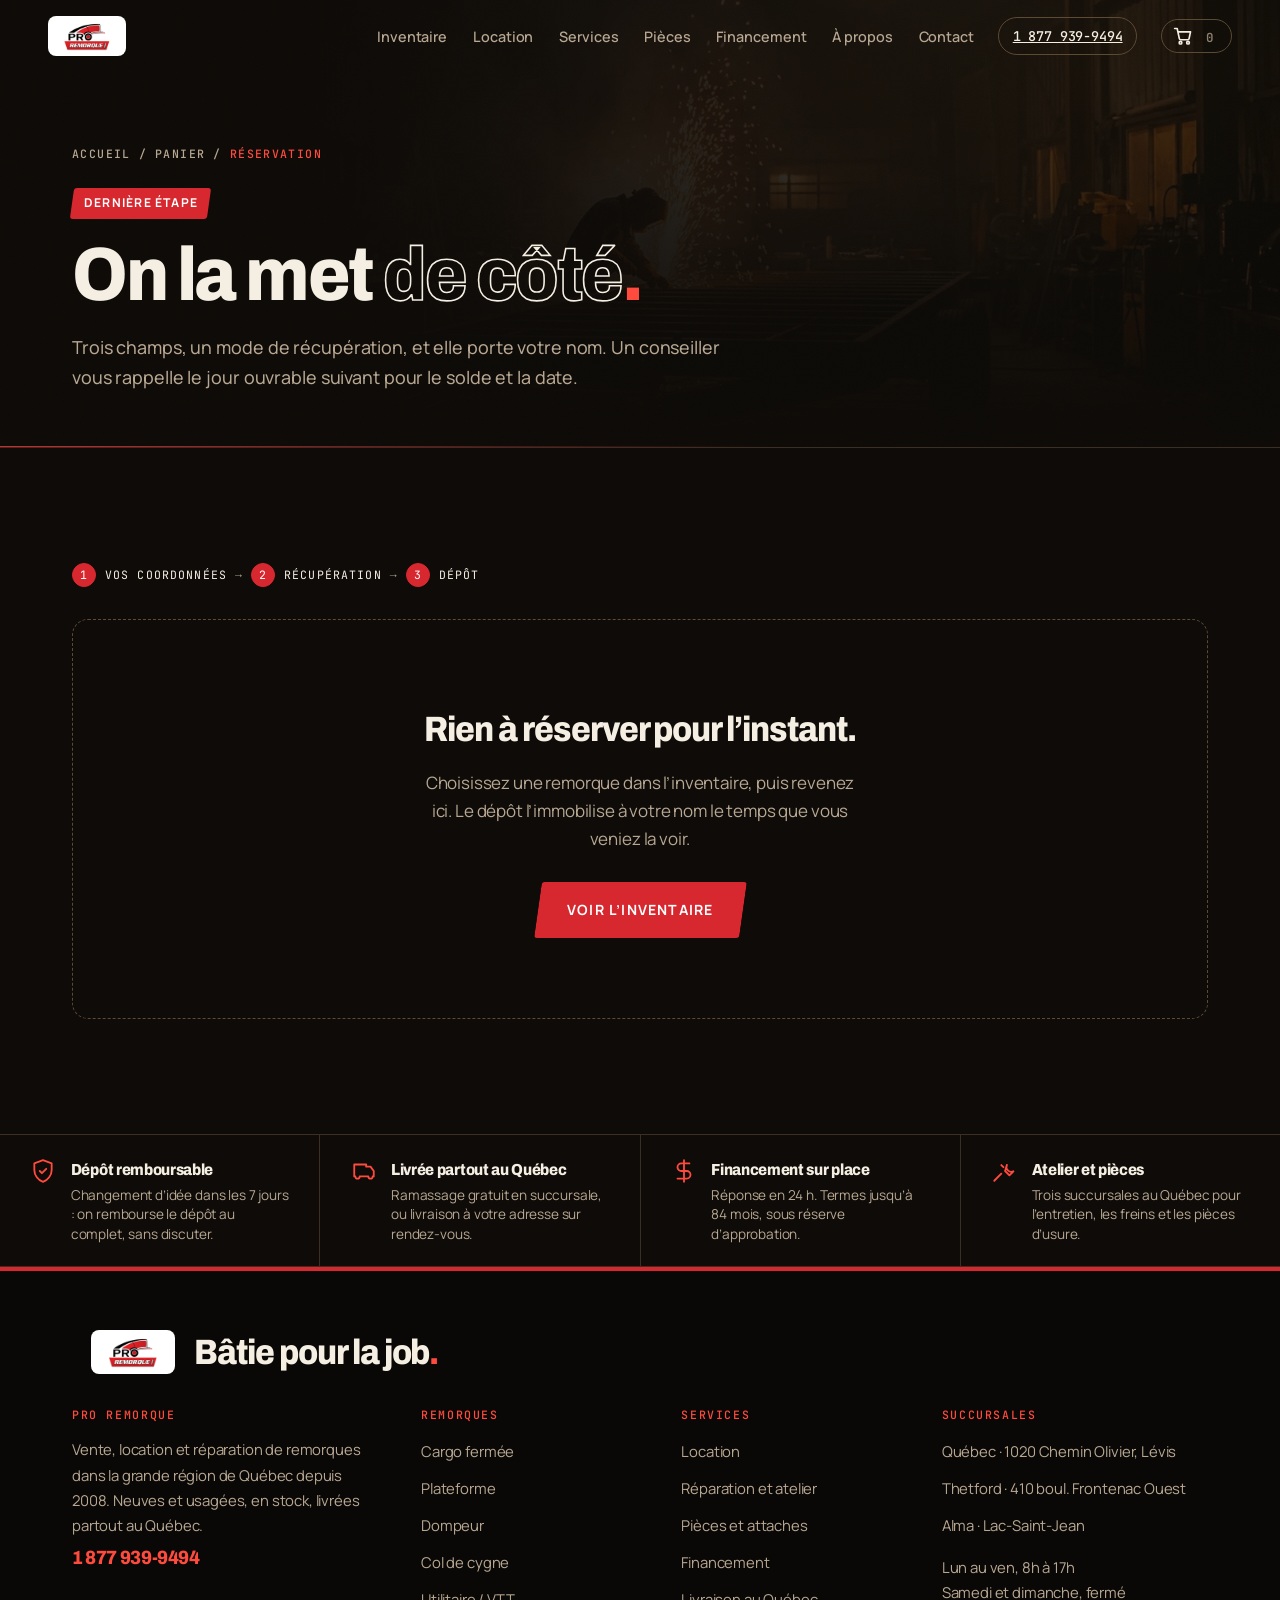
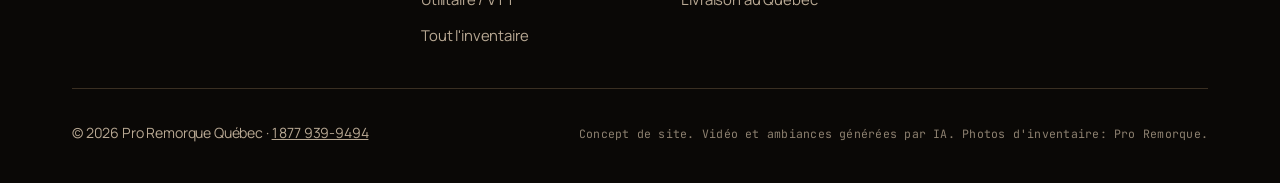
<file: commande.html>
<!doctype html>
<html lang="fr-CA">
<head>
<meta charset="utf-8">
<meta name="viewport" content="width=device-width, initial-scale=1">
<title>Réservation | Pro Remorque Québec</title>
<meta name="description" content="Réservez votre remorque en ligne avec un dépôt remboursable. Ramassage en succursale ou livraison partout au Québec.">
<meta name="theme-color" content="#0e0b08">
<!-- DEPLOY STEP: remplacer https://www.proremorque.com/ par l'URL live dans canonical + og:url + og:image -->
<link rel="canonical" href="https://www.proremorque.com/commande.html">
<meta property="og:title" content="Réservation | Pro Remorque Québec">
<meta property="og:description" content="Réservez votre remorque en ligne avec un dépôt remboursable. Ramassage en succursale ou livraison partout au Québec.">
<meta property="og:type" content="website">
<meta property="og:locale" content="fr_CA">
<meta property="og:site_name" content="Pro Remorque Québec">
<meta property="og:url" content="https://www.proremorque.com/commande.html">
<meta property="og:image" content="https://www.proremorque.com/assets/atelier.jpg">
<meta name="twitter:card" content="summary_large_image">
<link rel="icon" href="data:image/svg+xml,%3Csvg xmlns='http://www.w3.org/2000/svg' viewBox='0 0 64 64'%3E%3Crect width='64' height='64' rx='12' fill='%23ffffff'/%3E%3Cpath d='M10 30 q22 -20 44 -8 l0 8 z' fill='%23d7282f'/%3E%3Ccircle cx='32' cy='40' r='12' fill='%23151312'/%3E%3Ccircle cx='32' cy='40' r='5' fill='%23d7282f'/%3E%3C/svg%3E">
<link rel="preload" as="font" type="font/woff2" href="assets/fonts/archivo-latin.woff2" crossorigin>
<link rel="preload" as="font" type="font/woff2" href="assets/fonts/manrope-latin.woff2" crossorigin>
<link rel="stylesheet" href="assets/site.css">
<link rel="stylesheet" href="assets/shop.css">
<meta name="robots" content="noindex">
</head>
<body>
<noscript><style>
body,.rv,.in .rv,.band{opacity:1!important;transform:none!important}
.cat .ph::before,.svc-media::before,.veh .ph::before{display:none}
.cat .ph img,.svc-media img{transform:none}
.stage{display:none}.hero{height:auto}.hero-static{display:flex}
.progress,.cur-dot,.cur-ring,.nav-toggle{display:none}
.nav-panel{display:flex}
</style></noscript>
<a class="skip" href="#main">Aller au contenu</a>
<div class="progress" aria-hidden="true"></div>
<div class="env" aria-hidden="true">
  <div class="env-glow"></div>
  <div class="grain"></div>
</div>
<nav class="nav" aria-label="Navigation principale">
  <a class="brand" href="index.html" aria-label="Pro Remorque, accueil">
    <span class="brand-badge"><picture><source srcset="assets/logo.webp" type="image/webp"><img src="assets/logo.png" alt="Pro Remorque" width="640" height="320"></picture></span>
  </a>
  <button class="nav-toggle" id="nav-toggle" type="button" aria-expanded="false" aria-controls="nav-panel">
    <span class="bars" aria-hidden="true"><i></i><i></i><i></i></span>Menu
  </button>
  <div class="nav-panel" id="nav-panel">
    <ul class="nav-links">
      <li><a href="inventaire.html">Inventaire</a></li>
      <li><a href="location.html">Location</a></li>
      <li><a href="services.html">Services</a></li>
      <li><a href="pieces.html">Pièces</a></li>
      <li><a href="financement.html">Financement</a></li>
      <li><a href="a-propos.html">À propos</a></li>
      <li><a href="contact.html">Contact</a></li>
    </ul>
    <a class="nav-tel" href="tel:+18779399494">1 877 939-9494</a>
  </div>
</nav><header class="phero">
  <div class="phero-media" aria-hidden="true"><picture><source srcset="assets/atelier.webp" type="image/webp"><img src="assets/atelier.jpg" alt="" width="1920" height="1080"></picture></div>
  <div class="wrap">
    <nav class="crumbs" aria-label="Fil d'Ariane">
      <a href="index.html">Accueil</a> <span aria-hidden="true">/</span> <a href="panier.html">Panier</a> <span aria-hidden="true">/</span> <span aria-current="page">Réservation</span>
    </nav>
    <p class="sect-kicker" style="margin:1.5rem 0 0"><span class="tag"><span>Dernière étape</span></span></p>
    <h1>On la met <span class="hollow">de côté</span><span class="dot-red">.</span></h1>
    <p class="lede">Trois champs, un mode de récupération, et elle porte votre nom. Un conseiller vous rappelle le jour ouvrable suivant pour le solde et la date.</p>
  </div>
</header>
<main id="main" tabindex="-1">
<section class="sect">
  <div class="wrap">
    <div class="co-etapes" aria-label="Étapes">
      <span class="co-etape on"><span class="n">1</span>Vos coordonnées</span><span class="co-etape fl" aria-hidden="true">→</span>
      <span class="co-etape on"><span class="n">2</span>Récupération</span><span class="co-etape fl" aria-hidden="true">→</span>
      <span class="co-etape on"><span class="n">3</span>Dépôt</span>
    </div>
    <div id="commande-racine"></div>
  </div>
</section>
</main>
<section class="trust" aria-label="Nos engagements">
  <div><svg class="ic" viewBox="0 0 24 24" fill="none" stroke="currentColor" stroke-width="1.7" stroke-linecap="round" stroke-linejoin="round" aria-hidden="true"><path d="M12 2 4 5v6c0 5 3.4 9.4 8 11 4.6-1.6 8-6 8-11V5z"/><path d="m9 12 2 2 4-4"/></svg>
    <div><b>Dépôt remboursable</b><p>Changement d’idée dans les 7 jours : on rembourse le dépôt au complet, sans discuter.</p></div></div>
  <div><svg class="ic" viewBox="0 0 24 24" fill="none" stroke="currentColor" stroke-width="1.7" stroke-linecap="round" stroke-linejoin="round" aria-hidden="true"><path d="M3 17h1a2 2 0 0 0 4 0h8a2 2 0 0 0 4 0h1v-5l-3-4h-4V6H3z"/></svg>
    <div><b>Livrée partout au Québec</b><p>Ramassage gratuit en succursale, ou livraison à votre adresse sur rendez-vous.</p></div></div>
  <div><svg class="ic" viewBox="0 0 24 24" fill="none" stroke="currentColor" stroke-width="1.7" stroke-linecap="round" stroke-linejoin="round" aria-hidden="true"><path d="M12 2v20M17 5H9.5a3.5 3.5 0 0 0 0 7h5a3.5 3.5 0 0 1 0 7H6"/></svg>
    <div><b>Financement sur place</b><p>Réponse en 24 h. Termes jusqu’à 84 mois, sous réserve d’approbation.</p></div></div>
  <div><svg class="ic" viewBox="0 0 24 24" fill="none" stroke="currentColor" stroke-width="1.7" stroke-linecap="round" stroke-linejoin="round" aria-hidden="true"><path d="M14.7 6.3a4.5 4.5 0 0 0 6 6L17 16l-4-4z"/><path d="m3 21 6.5-6.5"/><path d="m9.5 6.5 2 2"/></svg>
    <div><b>Atelier et pièces</b><p>Trois succursales au Québec pour l’entretien, les freins et les pièces d’usure.</p></div></div>
</section>
<footer>
  <div class="foot-brand">
    <picture><source srcset="assets/logo.webp" type="image/webp"><img src="assets/logo.png" alt="" aria-hidden="true" width="640" height="320"></picture>
    <strong>Bâtie pour la job<span class="dot-red">.</span></strong>
  </div>
  <div class="foot-grid">
    <div>
      <h2 class="foot-h">Pro Remorque</h2>
      <p>Vente, location et réparation de remorques dans la grande région de Québec depuis 2008. Neuves et usagées, en stock, livrées partout au Québec.</p>
      <a class="tel" href="tel:+18779399494">1 877 939-9494</a>
    </div>
    <div>
      <h2 class="foot-h">Remorques</h2>
      <ul>
        <li><a href="inventaire.html#cargo">Cargo fermée</a></li>
        <li><a href="inventaire.html#plateforme">Plateforme</a></li>
        <li><a href="inventaire.html#dompeur">Dompeur</a></li>
        <li><a href="inventaire.html#goose">Col de cygne</a></li>
        <li><a href="inventaire.html#utilitaire">Utilitaire / VTT</a></li>
        <li><a href="inventaire.html">Tout l'inventaire</a></li>
      </ul>
    </div>
    <div>
      <h2 class="foot-h">Services</h2>
      <ul>
        <li><a href="location.html">Location</a></li>
        <li><a href="services.html">Réparation et atelier</a></li>
        <li><a href="pieces.html">Pièces et attaches</a></li>
        <li><a href="financement.html">Financement</a></li>
        <li><a href="services.html#livraison">Livraison au Québec</a></li>
      </ul>
    </div>
    <div>
      <h2 class="foot-h">Succursales</h2>
      <ul>
        <li><a href="contact.html#quebec">Québec · 1020 Chemin Olivier, Lévis</a></li>
        <li><a href="contact.html#thetford">Thetford · 410 boul. Frontenac Ouest</a></li>
        <li><a href="contact.html#alma">Alma · Lac-Saint-Jean</a></li>
      </ul>
      <p style="margin-top:1rem">Lun au ven, 8h à 17h<br>Samedi et dimanche, fermé</p>
    </div>
  </div>
  <div class="wrap">
    <p>© <span id="yr">2026</span> Pro Remorque Québec · <a href="tel:+18779399494" style="color:inherit">1 877 939-9494</a></p>
    <p class="note">Concept de site. Vidéo et ambiances générées par IA. Photos d'inventaire: Pro Remorque.</p>
  </div>
</footer>
<!-- barre d'action mobile: toujours a portee de pouce -->
<div class="callbar" aria-label="Actions rapides">
  <a class="cb cb-tel" href="tel:+18779399494"><svg width="17" height="17" viewBox="0 0 24 24" fill="none" stroke="currentColor" stroke-width="2" stroke-linecap="round" aria-hidden="true"><path d="M22 16.9v3a2 2 0 0 1-2.2 2 19.8 19.8 0 0 1-8.6-3.1 19.5 19.5 0 0 1-6-6A19.8 19.8 0 0 1 2.1 4.2 2 2 0 0 1 4.1 2h3a2 2 0 0 1 2 1.7c.1 1 .4 1.9.7 2.8a2 2 0 0 1-.5 2.1L8.1 9.9a16 16 0 0 0 6 6l1.3-1.3a2 2 0 0 1 2.1-.4c.9.3 1.8.6 2.8.7a2 2 0 0 1 1.7 2z"/></svg><span>Appeler</span></a>
  <a class="cb cb-inv" href="inventaire.html"><svg width="17" height="17" viewBox="0 0 24 24" fill="none" stroke="currentColor" stroke-width="2" stroke-linecap="round" stroke-linejoin="round" aria-hidden="true"><path d="M3 17h1a2 2 0 0 0 4 0h8a2 2 0 0 0 4 0h1v-5l-3-4h-4V6H3z"/></svg><span>Inventaire</span></a>
</div>

<div class="cur-ring" aria-hidden="true"></div>
<div class="cur-dot" aria-hidden="true"></div>
<script src="assets/site.js" defer></script>
<script src="assets/data/catalogue.js"></script>
<script src="assets/shop.js"></script>
<script src="assets/commande.js" defer></script>
</body>
</html>
</file>
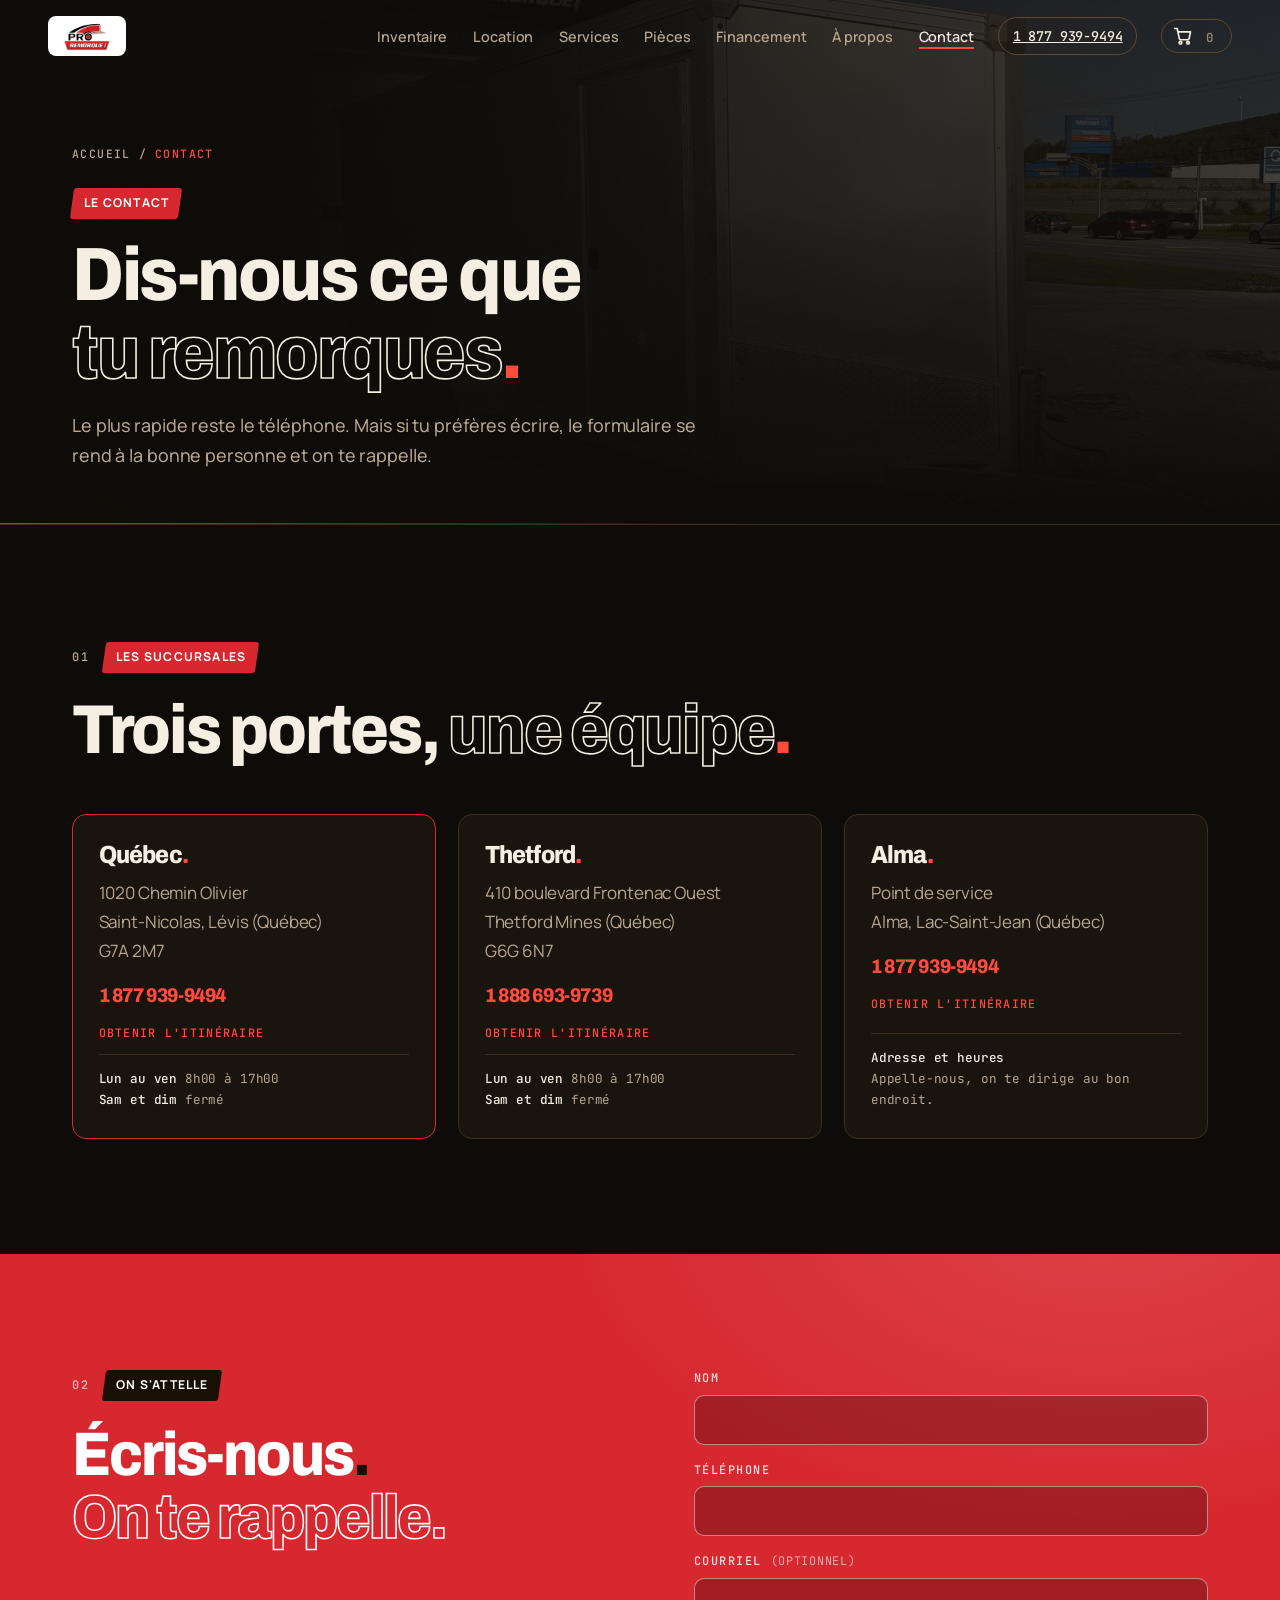
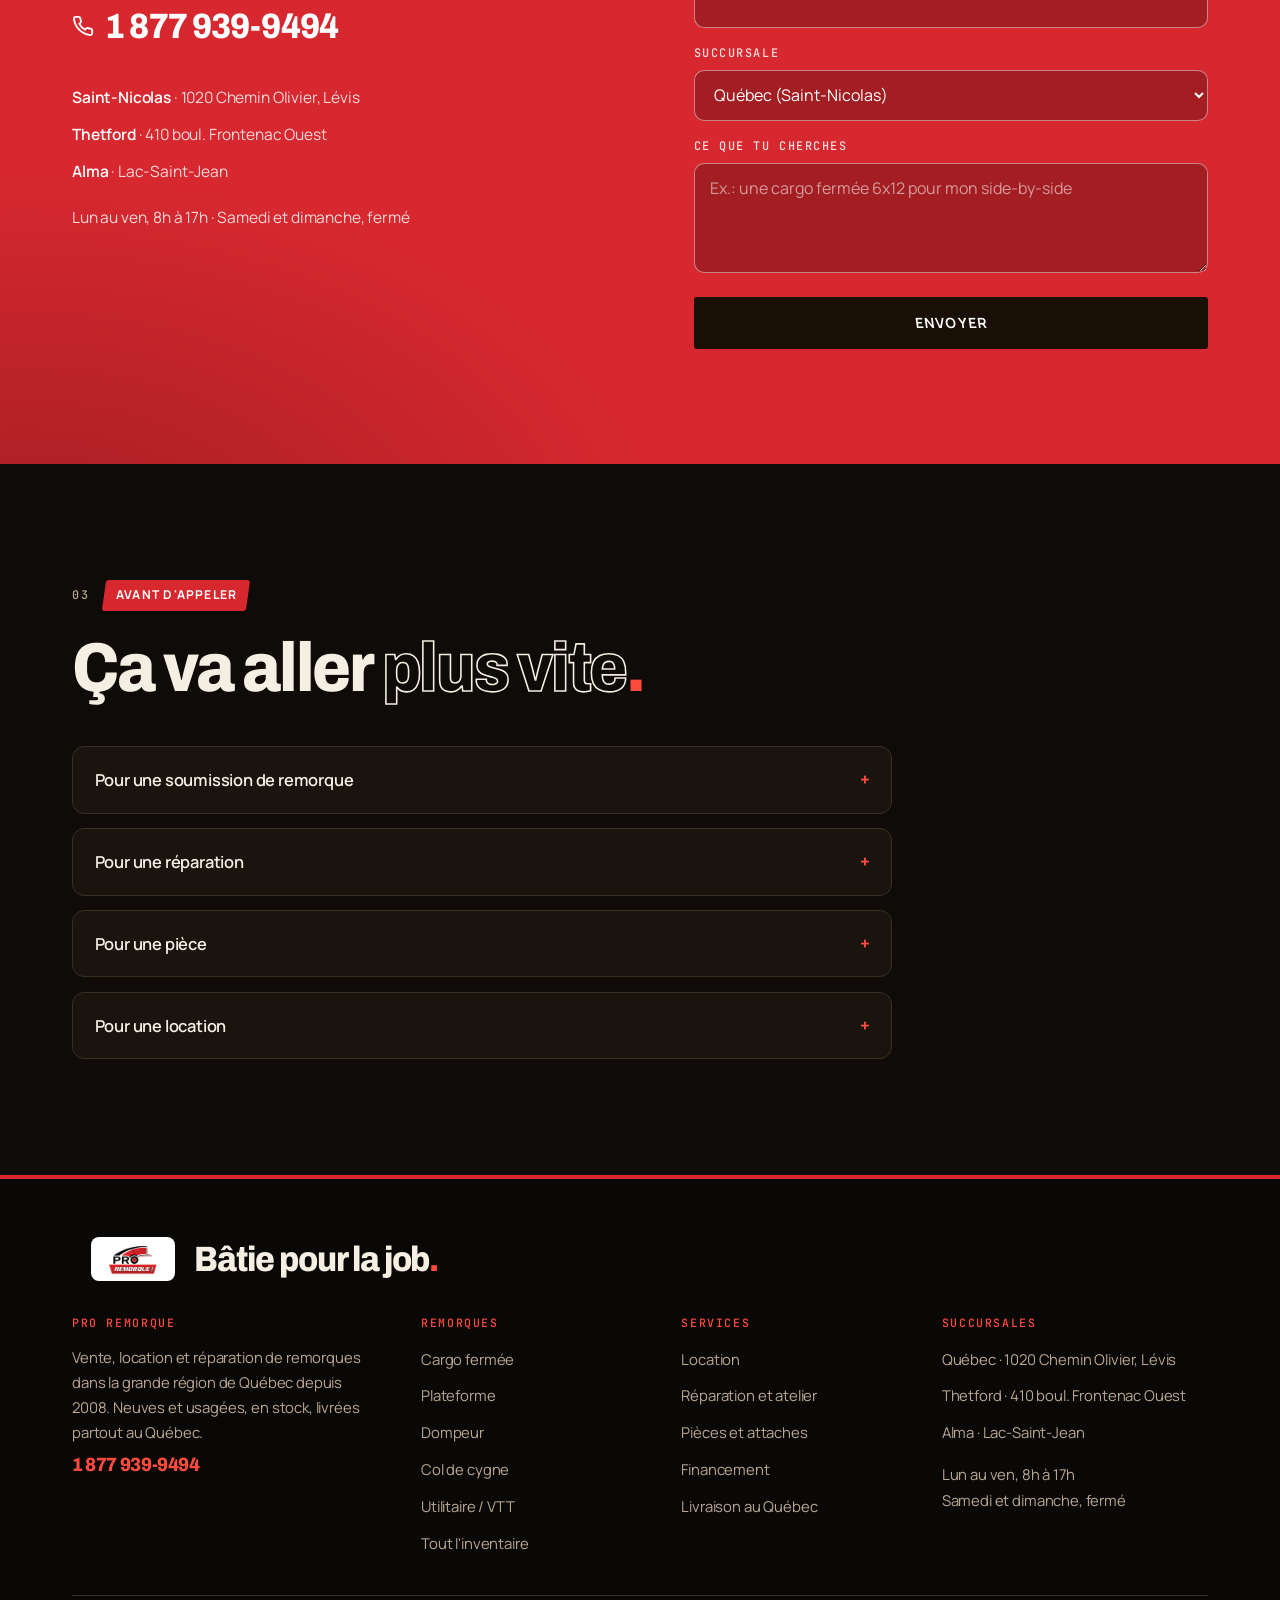
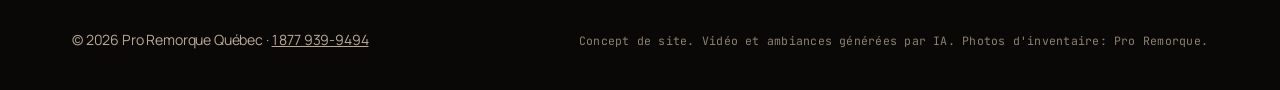
<file: contact.html>
<!doctype html>
<html lang="fr-CA">
<head>
<meta charset="utf-8">
<meta name="viewport" content="width=device-width, initial-scale=1">
<title>Contact et succursales | Pro Remorque Québec</title>
<meta name="description" content="Coordonnées de Pro Remorque: Saint-Nicolas (Lévis), Thetford Mines et Alma. Téléphone, heures d'ouverture et formulaire de contact.">
<meta name="theme-color" content="#0e0b08">
<!-- DEPLOY STEP: remplacer https://www.proremorque.com/ par l'URL live dans canonical + og:url + og:image -->
<link rel="canonical" href="https://www.proremorque.com/contact.html">
<meta property="og:title" content="Contact et succursales | Pro Remorque Québec">
<meta property="og:description" content="Coordonnées de Pro Remorque: Saint-Nicolas (Lévis), Thetford Mines et Alma. Téléphone, heures d'ouverture et formulaire de contact.">
<meta property="og:type" content="website">
<meta property="og:locale" content="fr_CA">
<meta property="og:site_name" content="Pro Remorque Québec">
<meta property="og:url" content="https://www.proremorque.com/contact.html">
<meta property="og:image" content="https://www.proremorque.com/assets/cat-fermee.jpg">
<meta name="twitter:card" content="summary_large_image">
<link rel="icon" href="data:image/svg+xml,%3Csvg xmlns='http://www.w3.org/2000/svg' viewBox='0 0 64 64'%3E%3Crect width='64' height='64' rx='12' fill='%23ffffff'/%3E%3Cpath d='M10 30 q22 -20 44 -8 l0 8 z' fill='%23d7282f'/%3E%3Ccircle cx='32' cy='40' r='12' fill='%23151312'/%3E%3Ccircle cx='32' cy='40' r='5' fill='%23d7282f'/%3E%3C/svg%3E">
<link rel="preload" as="font" type="font/woff2" href="assets/fonts/archivo-latin.woff2" crossorigin>
<link rel="preload" as="font" type="font/woff2" href="assets/fonts/manrope-latin.woff2" crossorigin>
<link rel="stylesheet" href="assets/site.css">
<link rel="stylesheet" href="assets/shop.css">


<script type="application/ld+json">
{
 "@context": "https://schema.org",
 "@graph": [
  {
   "@id": "https://www.proremorque.com/#org",
   "@type": "AutoDealer",
   "name": "Pro Remorque Québec",
   "url": "https://www.proremorque.com/"
  },
  {
   "@type": "AutoDealer",
   "@id": "https://www.proremorque.com/contact.html#quebec",
   "name": "Pro Remorque — Québec (Saint-Nicolas)",
   "parentOrganization": {
    "@id": "https://www.proremorque.com/#org"
   },
   "telephone": "+1-877-939-9494",
   "email": "info@proremorque.com",
   "url": "https://www.proremorque.com/contact.html#quebec",
   "address": {
    "@type": "PostalAddress",
    "addressLocality": "Lévis",
    "addressRegion": "QC",
    "addressCountry": "CA",
    "streetAddress": "1020 Chemin Olivier, Saint-Nicolas",
    "postalCode": "G7A 2M7"
   },
   "openingHoursSpecification": [
    {
     "@type": "OpeningHoursSpecification",
     "dayOfWeek": [
      "Monday",
      "Tuesday",
      "Wednesday",
      "Thursday",
      "Friday"
     ],
     "opens": "08:00",
     "closes": "17:00"
    }
   ],
   "priceRange": "$$"
  },
  {
   "@type": "AutoDealer",
   "@id": "https://www.proremorque.com/contact.html#thetford",
   "name": "Pro Remorque — Thetford",
   "parentOrganization": {
    "@id": "https://www.proremorque.com/#org"
   },
   "telephone": "+1-888-693-9739",
   "email": "info@proremorque.com",
   "url": "https://www.proremorque.com/contact.html#thetford",
   "address": {
    "@type": "PostalAddress",
    "addressLocality": "Thetford Mines",
    "addressRegion": "QC",
    "addressCountry": "CA",
    "streetAddress": "410 boulevard Frontenac Ouest",
    "postalCode": "G6G 6N7"
   },
   "openingHoursSpecification": [
    {
     "@type": "OpeningHoursSpecification",
     "dayOfWeek": [
      "Monday",
      "Tuesday",
      "Wednesday",
      "Thursday",
      "Friday"
     ],
     "opens": "08:00",
     "closes": "17:00"
    }
   ],
   "priceRange": "$$"
  },
  {
   "@type": "AutoDealer",
   "@id": "https://www.proremorque.com/contact.html#alma",
   "name": "Pro Remorque — Alma",
   "parentOrganization": {
    "@id": "https://www.proremorque.com/#org"
   },
   "telephone": "+1-877-939-9494",
   "email": "info@proremorque.com",
   "url": "https://www.proremorque.com/contact.html#alma",
   "address": {
    "@type": "PostalAddress",
    "addressLocality": "Alma",
    "addressRegion": "QC",
    "addressCountry": "CA"
   },
   "openingHoursSpecification": [
    {
     "@type": "OpeningHoursSpecification",
     "dayOfWeek": [
      "Monday",
      "Tuesday",
      "Wednesday",
      "Thursday",
      "Friday"
     ],
     "opens": "08:00",
     "closes": "17:00"
    }
   ],
   "priceRange": "$$"
  },
  {
   "@type": "BreadcrumbList",
   "itemListElement": [
    {
     "@type": "ListItem",
     "position": 1,
     "name": "Accueil",
     "item": "https://www.proremorque.com/"
    },
    {
     "@type": "ListItem",
     "position": 2,
     "name": "Contact",
     "item": "https://www.proremorque.com/contact.html"
    }
   ]
  },
  {
   "@type": "FAQPage",
   "@id": "https://www.proremorque.com/contact.html#faq",
   "mainEntity": [
    {
     "@type": "Question",
     "name": "Pour une soumission de remorque",
     "acceptedAnswer": {
      "@type": "Answer",
      "text": "Dis-nous ce que tu transportes, le poids approximatif et si tu la veux fermée ou ouverte. Le reste, on le déduit avec toi."
     }
    },
    {
     "@type": "Question",
     "name": "Pour une réparation",
     "acceptedAnswer": {
      "@type": "Answer",
      "text": "La marque, l'année si tu l'as, et ce qui ne fonctionne pas. Une photo aide énormément."
     }
    },
    {
     "@type": "Question",
     "name": "Pour une pièce",
     "acceptedAnswer": {
      "@type": "Answer",
      "text": "Apporte la vieille pièce ou une photo de la plaque du fabricant. On trouve la bonne du premier coup."
     }
    },
    {
     "@type": "Question",
     "name": "Pour une location",
     "acceptedAnswer": {
      "@type": "Answer",
      "text": "Tes dates et ce qui embarque dedans. On te confirme tout de suite ce qui est libre."
     }
    }
   ]
  }
 ]
}
</script>
</head>
<body>
<noscript><style>
body,.rv,.in .rv,.band{opacity:1!important;transform:none!important}
.cat .ph::before,.svc-media::before,.veh .ph::before{display:none}
.cat .ph img,.svc-media img{transform:none}
.stage{display:none}.hero{height:auto}.hero-static{display:flex}
.progress,.cur-dot,.cur-ring,.nav-toggle{display:none}
.nav-panel{display:flex}
</style></noscript>
<a class="skip" href="#main">Aller au contenu</a>
<div class="progress" aria-hidden="true"></div>
<div class="env" aria-hidden="true">
  <div class="env-glow"></div>
  <div class="grain"></div>
</div>
<nav class="nav" aria-label="Navigation principale">
  <a class="brand" href="index.html" aria-label="Pro Remorque, accueil">
    <span class="brand-badge"><picture><source srcset="assets/logo.webp" type="image/webp"><img src="assets/logo.png" alt="Pro Remorque" width="640" height="320"></picture></span>
  </a>
  <button class="nav-toggle" id="nav-toggle" type="button" aria-expanded="false" aria-controls="nav-panel">
    <span class="bars" aria-hidden="true"><i></i><i></i><i></i></span>Menu
  </button>
  <div class="nav-panel" id="nav-panel">
    <ul class="nav-links">
      <li><a href="inventaire.html">Inventaire</a></li>
      <li><a href="location.html">Location</a></li>
      <li><a href="services.html">Services</a></li>
      <li><a href="pieces.html">Pièces</a></li>
      <li><a href="financement.html">Financement</a></li>
      <li><a href="a-propos.html">À propos</a></li>
      <li><a href="contact.html" aria-current="page">Contact</a></li>
    </ul>
    <a class="nav-tel" href="tel:+18779399494">1 877 939-9494</a>
  </div>
</nav>
<header class="phero">
  <div class="phero-media" aria-hidden="true"><picture><source srcset="assets/cat-fermee.webp" type="image/webp"><img src="assets/cat-fermee.jpg" alt="" width="1920" height="1080"></picture></div>
  <div class="wrap">
    <nav class="crumbs" aria-label="Fil d'Ariane">
      <a href="index.html">Accueil</a> <span aria-hidden="true">/</span> <span aria-current="page">Contact</span>
    </nav>
    <p class="sect-kicker" style="margin:1.5rem 0 0"><span class="tag"><span>Le contact</span></span></p>
    <h1>Dis-nous ce que <span class="hollow">tu remorques</span><span class="dot-red">.</span></h1>
    <p class="lede">Le plus rapide reste le téléphone. Mais si tu préfères écrire, le formulaire se rend à la bonne personne et on te rappelle.</p>
    
  </div>
</header>
<main id="main" tabindex="-1">
<section class="sect reveal" aria-labelledby="succ-h">
  <div class="wrap">
    <p class="sect-kicker rv"><span class="sect-num">01</span><span class="tag"><span>Les succursales</span></span></p>
    <h2 id="succ-h" class="rv">Trois portes, <span class="hollow">une équipe</span><span class="dot-red">.</span></h2>
    <div class="branches">
      <article class="branch main rv" id="quebec">
        <h3>Québec<span class="dot-red">.</span></h3>
        <address>1020 Chemin Olivier<br>Saint-Nicolas, Lévis (Québec)<br>G7A 2M7</address>
        <a class="tel" href="tel:+18779399494">1 877 939-9494</a>
        <a class="go" href="https://www.google.com/maps/search/?api=1&amp;query=1020+Chemin+Olivier+Saint-Nicolas+QC+G7A+2M7" target="_blank" rel="noopener">Obtenir l'itinéraire</a>
        <p class="hours"><b>Lun au ven</b> 8h00 à 17h00<br><b>Sam et dim</b> fermé</p>
      </article>
      <article class="branch rv" id="thetford">
        <h3>Thetford<span class="dot-red">.</span></h3>
        <address>410 boulevard Frontenac Ouest<br>Thetford Mines (Québec)<br>G6G 6N7</address>
        <a class="tel" href="tel:+18886939739">1 888 693-9739</a>
        <a class="go" href="https://www.google.com/maps/search/?api=1&amp;query=410+Boulevard+Frontenac+Ouest+Thetford+Mines+QC+G6G+6N7" target="_blank" rel="noopener">Obtenir l'itinéraire</a>
        <p class="hours"><b>Lun au ven</b> 8h00 à 17h00<br><b>Sam et dim</b> fermé</p>
      </article>
      <article class="branch rv" id="alma">
        <h3>Alma<span class="dot-red">.</span></h3>
        <address>Point de service<br>Alma, Lac-Saint-Jean (Québec)</address>
        <a class="tel" href="tel:+18779399494">1 877 939-9494</a>
        <a class="go" href="https://www.google.com/maps/search/?api=1&amp;query=Pro+Remorque+Alma+QC" target="_blank" rel="noopener">Obtenir l'itinéraire</a>
        <p class="hours"><b>Adresse et heures</b><br>Appelle-nous, on te dirige au bon endroit.</p>
      </article>
    </div>
  </div>
</section>

<section class="sect contact reveal" id="contact" aria-labelledby="ct-h">
  <div class="wrap">
    <div>
      <p class="sect-kicker rv"><span class="sect-num" style="color:rgba(255,255,255,.7)">02</span><span class="tag"><span>On s'attelle</span></span></p>
      <h2 id="ct-h" class="rv">Écris-nous<span class="dot-red">.</span> <span class="hollow">On te rappelle.</span></h2>
      <a class="tel-big rv" href="tel:+18779399494"><svg width="22" height="22" viewBox="0 0 24 24" fill="none" stroke="currentColor" stroke-width="2" style="align-self:center" aria-hidden="true"><path d="M22 16.9v3a2 2 0 01-2.2 2 19.8 19.8 0 01-8.6-3.1 19.5 19.5 0 01-6-6A19.8 19.8 0 012.1 4.2 2 2 0 014.1 2h3a2 2 0 012 1.7c.1.9.3 1.8.6 2.6a2 2 0 01-.4 2.1L8 9.7a16 16 0 006.3 6.3l1.3-1.3a2 2 0 012.1-.4c.8.3 1.7.5 2.6.6a2 2 0 011.7 2z"/></svg><span>1 877 939-9494</span></a>
      <div class="addr rv">
        <p><b>Saint-Nicolas</b> · 1020 Chemin Olivier, Lévis</p>
        <p><b>Thetford</b> · 410 boul. Frontenac Ouest</p>
        <p><b>Alma</b> · Lac-Saint-Jean</p>
        <p style="margin-top:.6rem">Lun au ven, 8h à 17h · Samedi et dimanche, fermé</p>
      </div>
    </div>
    <div>
      <form id="lead-form" data-validate novalidate>
        <div class="field rv"><label for="f-name">Nom</label><input id="f-name" name="name" type="text" autocomplete="name" autocapitalize="words" required aria-describedby="f-name-err"><span class="err-msg" id="f-name-err">Écris ton nom, pour qu'on sache qui rappeler.</span></div>
        <div class="field rv"><label for="f-tel">Téléphone</label><input id="f-tel" name="tel" type="tel" inputmode="tel" autocomplete="tel" required aria-describedby="f-tel-err"><span class="err-msg" id="f-tel-err">Un numéro à 10 chiffres, pour qu'on puisse te rappeler.</span></div>
          <div class="field rv"><label for="f-mail">Courriel <span class="opt">(optionnel)</span></label><input id="f-mail" name="courriel" type="email" inputmode="email" autocomplete="email" aria-describedby="f-mail-err"><span class="err-msg" id="f-mail-err">Ce courriel a l'air incomplet. Vérifie-le, ou laisse-le vide.</span></div>
        <div class="field rv"><label for="f-suc">Succursale</label>
          <select id="f-suc" name="succursale" style="width:100%;background:rgba(0,0,0,.24);border:1px solid rgba(255,255,255,.45);border-radius:10px;color:#fff;font-family:var(--body);font-size:1rem;padding:.8rem .95rem">
            <option>Québec (Saint-Nicolas)</option>
            <option>Thetford</option>
            <option>Alma</option>
          </select></div>
        <div class="field rv"><label for="f-msg">Ce que tu cherches</label><textarea id="f-msg" name="msg" placeholder="Ex.: une cargo fermée 6x12 pour mon side-by-side"></textarea></div>
          <div class="hp" aria-hidden="true"><label for="f-web">Ne remplis pas ce champ</label><input id="f-web" name="site-web" type="text" tabindex="-1" autocomplete="off"></div>
        <button class="btn btn-solid rv" type="submit"><span>Envoyer</span></button>
      </form>
      <div class="form-ok" role="status"><b>C'est noté.</b><p>On te rappelle vite. Pour tout de suite: 1 877 939-9494.</p></div>
        <div class="form-fail" role="alert" hidden><b>On n'a pas pu envoyer le message d'ici.</b><p>Ton logiciel de courriel devrait s'être ouvert avec le message tout prêt. Sinon, appelle-nous&nbsp;: <a href="tel:+18779399494">1 877 939-9494</a>.</p></div>
    </div>
  </div>
</section>

<section class="sect reveal" aria-labelledby="faqc-h">
  <div class="wrap">
    <p class="sect-kicker rv"><span class="sect-num">03</span><span class="tag"><span>Avant d'appeler</span></span></p>
    <h2 id="faqc-h" class="rv">Ça va aller <span class="hollow">plus vite</span><span class="dot-red">.</span></h2>
    <div class="faq-list rv">
      <details class="faq"><summary>Pour une soumission de remorque<span class="mk">+</span></summary>
        <div class="a"><p>Dis-nous ce que tu transportes, le poids approximatif et si tu la veux fermée ou ouverte. Le reste, on le déduit avec toi.</p></div></details>
      <details class="faq"><summary>Pour une réparation<span class="mk">+</span></summary>
        <div class="a"><p>La marque, l'année si tu l'as, et ce qui ne fonctionne pas. Une photo aide énormément.</p></div></details>
      <details class="faq"><summary>Pour une pièce<span class="mk">+</span></summary>
        <div class="a"><p>Apporte la vieille pièce ou une photo de la plaque du fabricant. On trouve la bonne du premier coup.</p></div></details>
      <details class="faq"><summary>Pour une location<span class="mk">+</span></summary>
        <div class="a"><p>Tes dates et ce qui embarque dedans. On te confirme tout de suite ce qui est libre.</p></div></details>
    </div>
  </div>
</section>
</main>

<footer>
  <div class="foot-brand">
    <picture><source srcset="assets/logo.webp" type="image/webp"><img src="assets/logo.png" alt="" aria-hidden="true" width="640" height="320"></picture>
    <strong>Bâtie pour la job<span class="dot-red">.</span></strong>
  </div>
  <div class="foot-grid">
    <div>
      <h2 class="foot-h">Pro Remorque</h2>
      <p>Vente, location et réparation de remorques dans la grande région de Québec depuis 2008. Neuves et usagées, en stock, livrées partout au Québec.</p>
      <a class="tel" href="tel:+18779399494">1 877 939-9494</a>
    </div>
    <div>
      <h2 class="foot-h">Remorques</h2>
      <ul>
        <li><a href="inventaire.html#cargo">Cargo fermée</a></li>
        <li><a href="inventaire.html#plateforme">Plateforme</a></li>
        <li><a href="inventaire.html#dompeur">Dompeur</a></li>
        <li><a href="inventaire.html#goose">Col de cygne</a></li>
        <li><a href="inventaire.html#utilitaire">Utilitaire / VTT</a></li>
        <li><a href="inventaire.html">Tout l'inventaire</a></li>
      </ul>
    </div>
    <div>
      <h2 class="foot-h">Services</h2>
      <ul>
        <li><a href="location.html">Location</a></li>
        <li><a href="services.html">Réparation et atelier</a></li>
        <li><a href="pieces.html">Pièces et attaches</a></li>
        <li><a href="financement.html">Financement</a></li>
        <li><a href="services.html#livraison">Livraison au Québec</a></li>
      </ul>
    </div>
    <div>
      <h2 class="foot-h">Succursales</h2>
      <ul>
        <li><a href="contact.html#quebec">Québec · 1020 Chemin Olivier, Lévis</a></li>
        <li><a href="contact.html#thetford">Thetford · 410 boul. Frontenac Ouest</a></li>
        <li><a href="contact.html#alma">Alma · Lac-Saint-Jean</a></li>
      </ul>
      <p style="margin-top:1rem">Lun au ven, 8h à 17h<br>Samedi et dimanche, fermé</p>
    </div>
  </div>
  <div class="wrap">
    <p>© <span id="yr">2026</span> Pro Remorque Québec · <a href="tel:+18779399494" style="color:inherit">1 877 939-9494</a></p>
    <p class="note">Concept de site. Vidéo et ambiances générées par IA. Photos d'inventaire: Pro Remorque.</p>
  </div>
</footer>
<!-- barre d'action mobile: toujours a portee de pouce -->
<div class="callbar" aria-label="Actions rapides">
  <a class="cb cb-tel" href="tel:+18779399494"><svg width="17" height="17" viewBox="0 0 24 24" fill="none" stroke="currentColor" stroke-width="2" stroke-linecap="round" aria-hidden="true"><path d="M22 16.9v3a2 2 0 0 1-2.2 2 19.8 19.8 0 0 1-8.6-3.1 19.5 19.5 0 0 1-6-6A19.8 19.8 0 0 1 2.1 4.2 2 2 0 0 1 4.1 2h3a2 2 0 0 1 2 1.7c.1 1 .4 1.9.7 2.8a2 2 0 0 1-.5 2.1L8.1 9.9a16 16 0 0 0 6 6l1.3-1.3a2 2 0 0 1 2.1-.4c.9.3 1.8.6 2.8.7a2 2 0 0 1 1.7 2z"/></svg><span>Appeler</span></a>
  <a class="cb cb-inv" href="inventaire.html"><svg width="17" height="17" viewBox="0 0 24 24" fill="none" stroke="currentColor" stroke-width="2" stroke-linecap="round" stroke-linejoin="round" aria-hidden="true"><path d="M3 17h1a2 2 0 0 0 4 0h8a2 2 0 0 0 4 0h1v-5l-3-4h-4V6H3z"/></svg><span>Inventaire</span></a>
</div>

<div class="cur-ring" aria-hidden="true"></div>
<div class="cur-dot" aria-hidden="true"></div>
<script src="assets/site.js" defer></script>
<script src="assets/data/catalogue.js"></script>
<script src="assets/shop.js"></script>
</body>
</html>
</file>
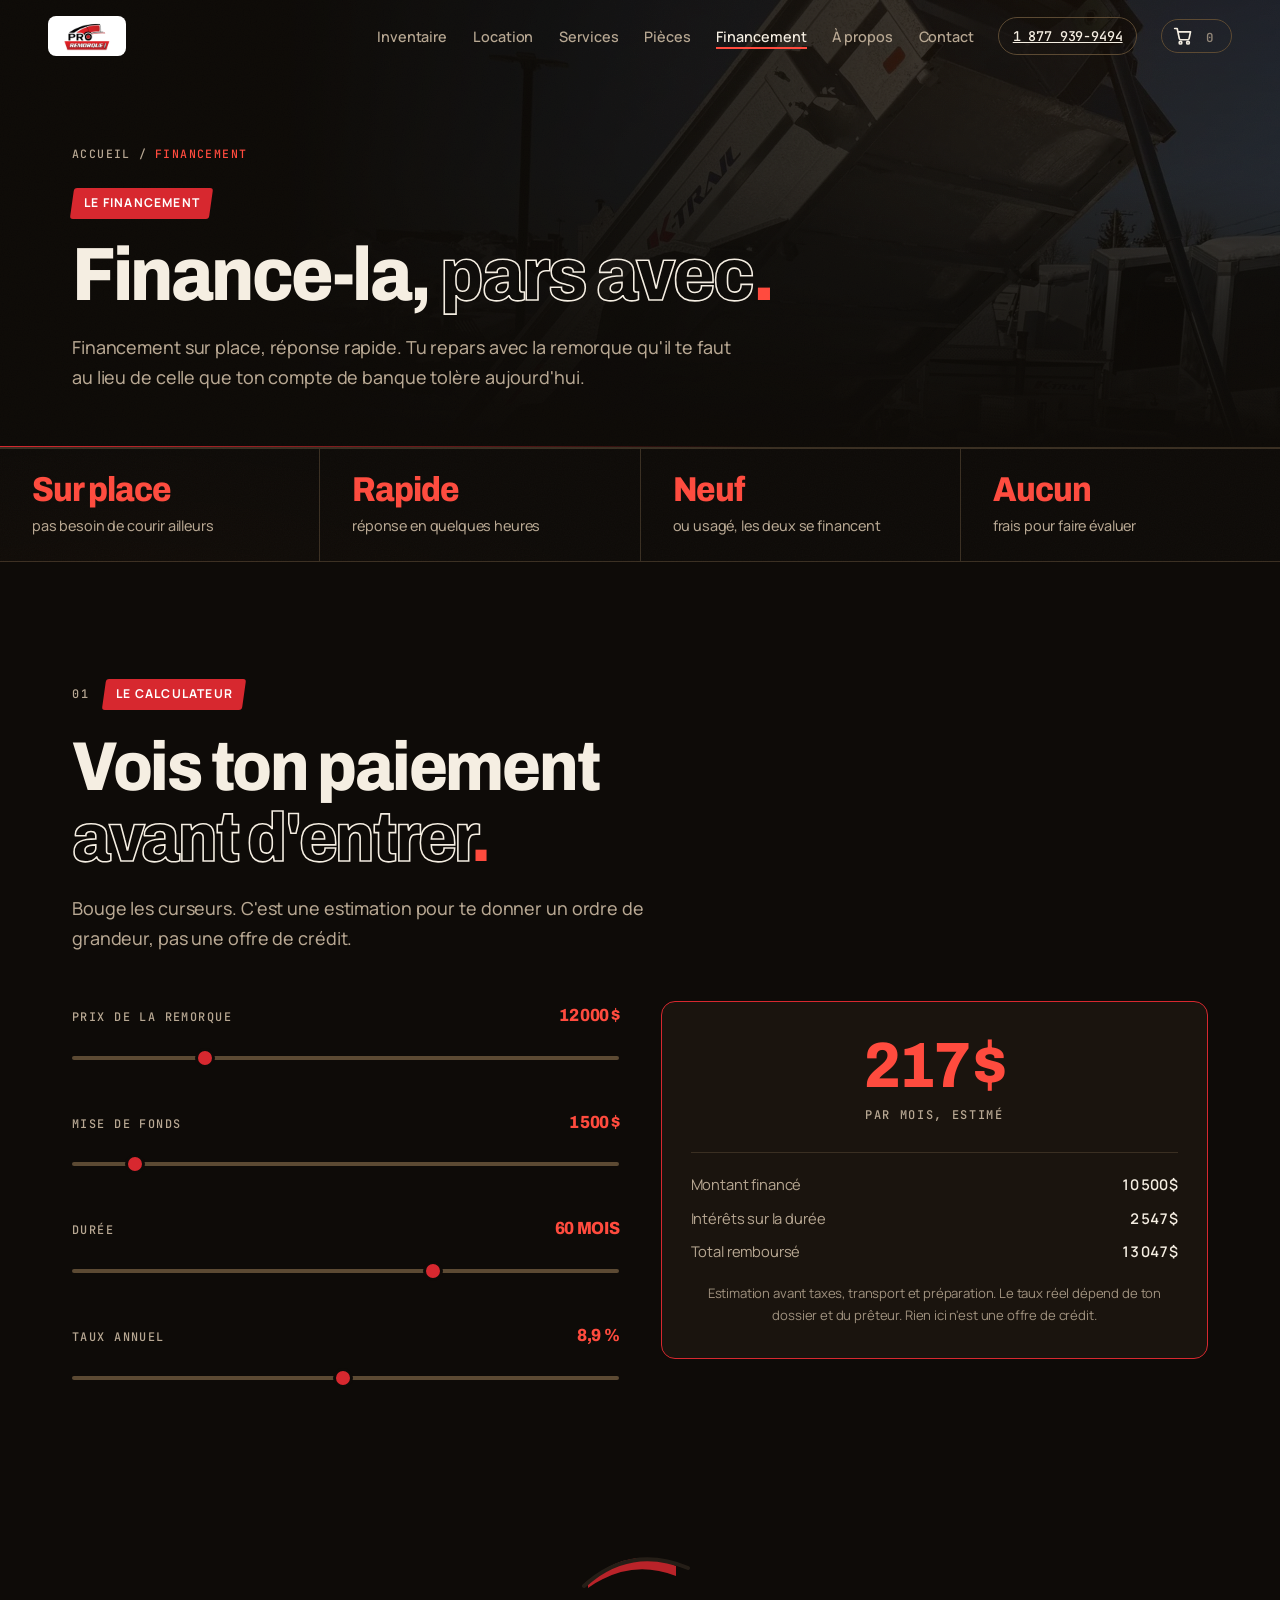
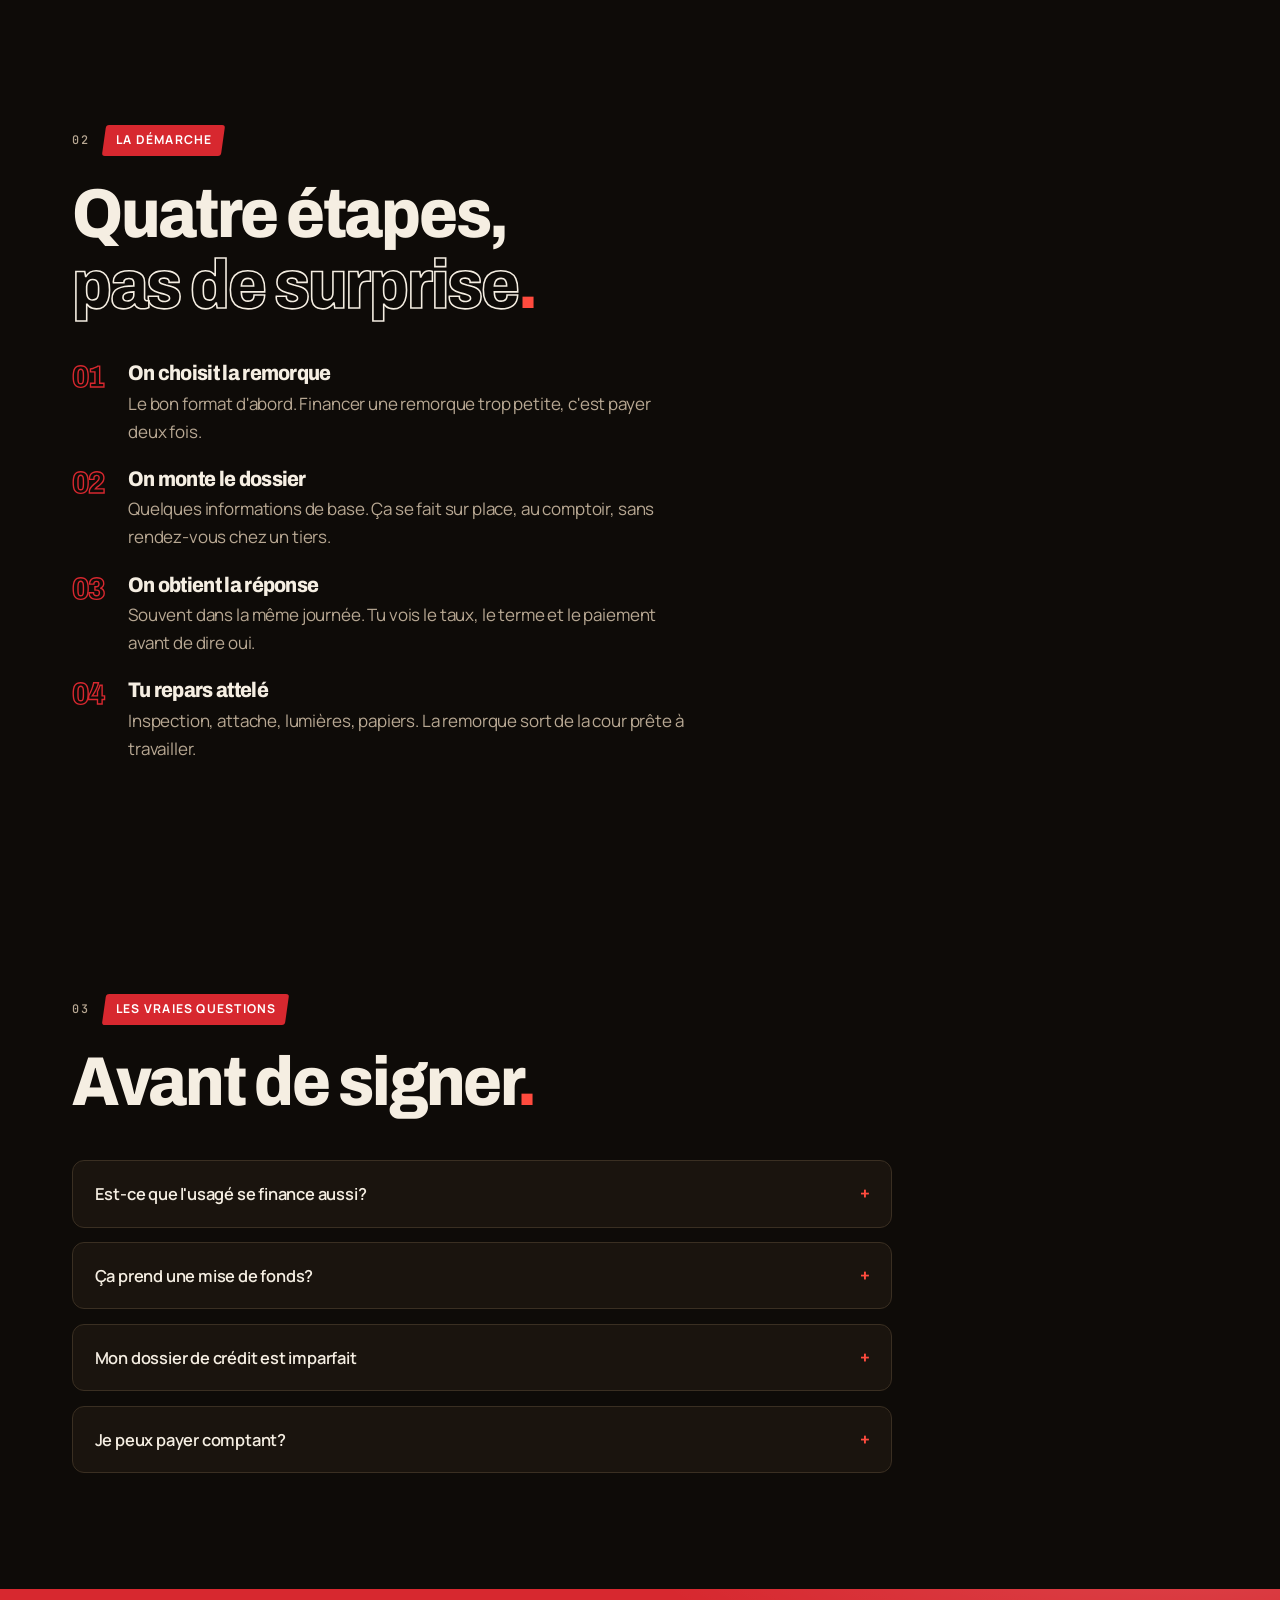
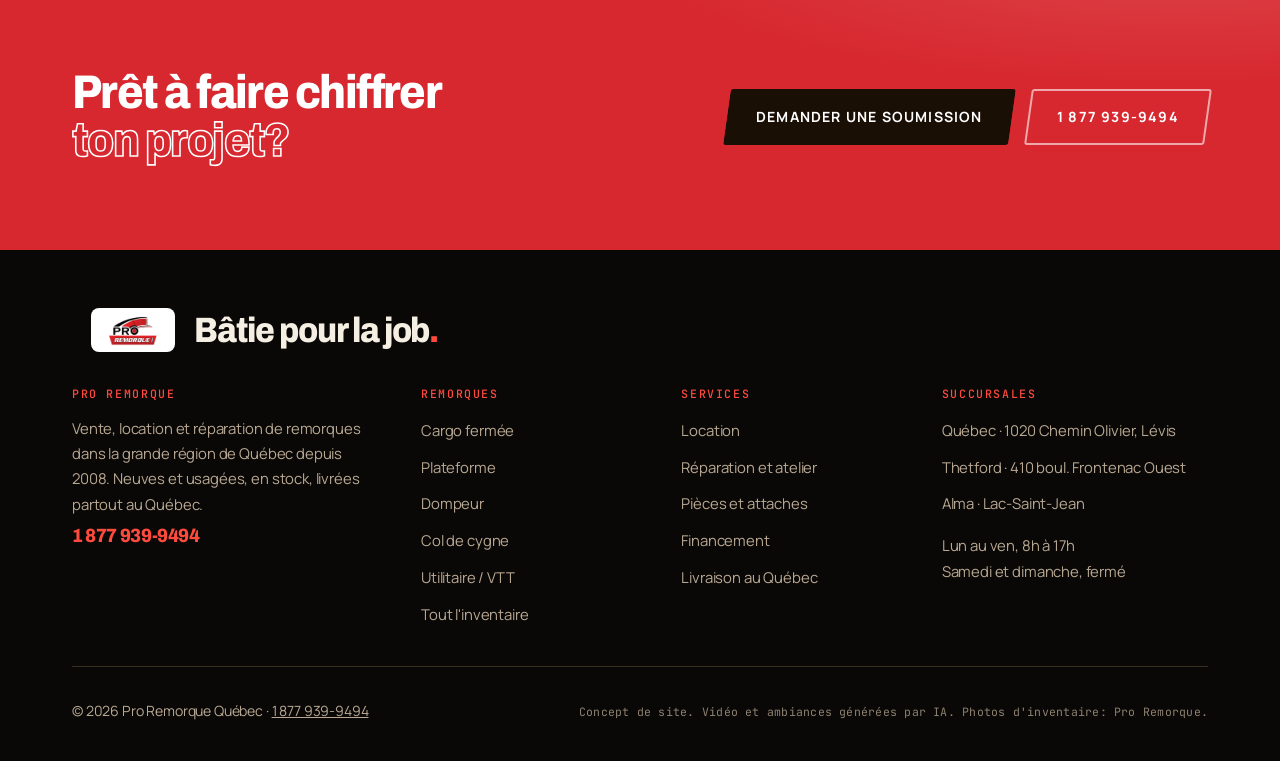
<file: financement.html>
<!doctype html>
<html lang="fr-CA">
<head>
<meta charset="utf-8">
<meta name="viewport" content="width=device-width, initial-scale=1">
<title>Financement de remorque | Pro Remorque Québec</title>
<meta name="description" content="Financement de remorque sur place, neuf ou usagé, réponse rapide. Calculateur de paiement mensuel et démarche en quatre étapes.">
<meta name="theme-color" content="#0e0b08">
<!-- DEPLOY STEP: remplacer https://www.proremorque.com/ par l'URL live dans canonical + og:url + og:image -->
<link rel="canonical" href="https://www.proremorque.com/financement.html">
<meta property="og:title" content="Financement de remorque | Pro Remorque Québec">
<meta property="og:description" content="Financement de remorque sur place, neuf ou usagé, réponse rapide. Calculateur de paiement mensuel et démarche en quatre étapes.">
<meta property="og:type" content="website">
<meta property="og:locale" content="fr_CA">
<meta property="og:site_name" content="Pro Remorque Québec">
<meta property="og:url" content="https://www.proremorque.com/financement.html">
<meta property="og:image" content="https://www.proremorque.com/assets/cat-dompeur.jpg">
<meta name="twitter:card" content="summary_large_image">
<link rel="icon" href="data:image/svg+xml,%3Csvg xmlns='http://www.w3.org/2000/svg' viewBox='0 0 64 64'%3E%3Crect width='64' height='64' rx='12' fill='%23ffffff'/%3E%3Cpath d='M10 30 q22 -20 44 -8 l0 8 z' fill='%23d7282f'/%3E%3Ccircle cx='32' cy='40' r='12' fill='%23151312'/%3E%3Ccircle cx='32' cy='40' r='5' fill='%23d7282f'/%3E%3C/svg%3E">
<link rel="preload" as="font" type="font/woff2" href="assets/fonts/archivo-latin.woff2" crossorigin>
<link rel="preload" as="font" type="font/woff2" href="assets/fonts/manrope-latin.woff2" crossorigin>
<link rel="stylesheet" href="assets/site.css">
<link rel="stylesheet" href="assets/shop.css">


<script type="application/ld+json">
{
 "@context": "https://schema.org",
 "@graph": [
  {
   "@id": "https://www.proremorque.com/#org",
   "@type": "AutoDealer",
   "name": "Pro Remorque Québec",
   "url": "https://www.proremorque.com/"
  },
  {
   "@type": "BreadcrumbList",
   "itemListElement": [
    {
     "@type": "ListItem",
     "position": 1,
     "name": "Accueil",
     "item": "https://www.proremorque.com/"
    },
    {
     "@type": "ListItem",
     "position": 2,
     "name": "Financement",
     "item": "https://www.proremorque.com/financement.html"
    }
   ]
  },
  {
   "@type": "FAQPage",
   "@id": "https://www.proremorque.com/financement.html#faq",
   "mainEntity": [
    {
     "@type": "Question",
     "name": "Est-ce que l'usagé se finance aussi?",
     "acceptedAnswer": {
      "@type": "Answer",
      "text": "Oui. L'usagé passe par le même processus, avec les mêmes vérifications avant la vente."
     }
    },
    {
     "@type": "Question",
     "name": "Ça prend une mise de fonds?",
     "acceptedAnswer": {
      "@type": "Answer",
      "text": "Pas obligatoirement. Une mise de fonds fait baisser le paiement et le total des intérêts, mais elle n'est pas une condition d'entrée."
     }
    },
    {
     "@type": "Question",
     "name": "Mon dossier de crédit est imparfait",
     "acceptedAnswer": {
      "@type": "Answer",
      "text": "Parle-nous-en. On travaille avec plus d'un prêteur et on te dit franchement ce qui est réaliste plutôt que de te faire perdre ton temps."
     }
    },
    {
     "@type": "Question",
     "name": "Je peux payer comptant?",
     "acceptedAnswer": {
      "@type": "Answer",
      "text": "Bien sûr. Le financement est une option, jamais une obligation."
     }
    }
   ]
  }
 ]
}
</script>
</head>
<body>
<noscript><style>
body,.rv,.in .rv,.band{opacity:1!important;transform:none!important}
.cat .ph::before,.svc-media::before,.veh .ph::before{display:none}
.cat .ph img,.svc-media img{transform:none}
.stage{display:none}.hero{height:auto}.hero-static{display:flex}
.progress,.cur-dot,.cur-ring,.nav-toggle{display:none}
.nav-panel{display:flex}
</style></noscript>
<a class="skip" href="#main">Aller au contenu</a>
<div class="progress" aria-hidden="true"></div>
<div class="env" aria-hidden="true">
  <div class="env-glow"></div>
  <div class="grain"></div>
</div>
<nav class="nav" aria-label="Navigation principale">
  <a class="brand" href="index.html" aria-label="Pro Remorque, accueil">
    <span class="brand-badge"><picture><source srcset="assets/logo.webp" type="image/webp"><img src="assets/logo.png" alt="Pro Remorque" width="640" height="320"></picture></span>
  </a>
  <button class="nav-toggle" id="nav-toggle" type="button" aria-expanded="false" aria-controls="nav-panel">
    <span class="bars" aria-hidden="true"><i></i><i></i><i></i></span>Menu
  </button>
  <div class="nav-panel" id="nav-panel">
    <ul class="nav-links">
      <li><a href="inventaire.html">Inventaire</a></li>
      <li><a href="location.html">Location</a></li>
      <li><a href="services.html">Services</a></li>
      <li><a href="pieces.html">Pièces</a></li>
      <li><a href="financement.html" aria-current="page">Financement</a></li>
      <li><a href="a-propos.html">À propos</a></li>
      <li><a href="contact.html">Contact</a></li>
    </ul>
    <a class="nav-tel" href="tel:+18779399494">1 877 939-9494</a>
  </div>
</nav>
<header class="phero">
  <div class="phero-media" aria-hidden="true"><picture><source srcset="assets/cat-dompeur.webp" type="image/webp"><img src="assets/cat-dompeur.jpg" alt="" width="1920" height="1080"></picture></div>
  <div class="wrap">
    <nav class="crumbs" aria-label="Fil d'Ariane">
      <a href="index.html">Accueil</a> <span aria-hidden="true">/</span> <span aria-current="page">Financement</span>
    </nav>
    <p class="sect-kicker" style="margin:1.5rem 0 0"><span class="tag"><span>Le financement</span></span></p>
    <h1>Finance-la, <span class="hollow">pars avec</span><span class="dot-red">.</span></h1>
    <p class="lede">Financement sur place, réponse rapide. Tu repars avec la remorque qu'il te faut au lieu de celle que ton compte de banque tolère aujourd'hui.</p>
    
  </div>
</header><section class="factbar"><div><b>Sur place</b><span>pas besoin de courir ailleurs</span></div><div><b>Rapide</b><span>réponse en quelques heures</span></div><div><b>Neuf</b><span>ou usagé, les deux se financent</span></div><div><b>Aucun</b><span>frais pour faire évaluer</span></div></section>
<main id="main" tabindex="-1">
<section class="sect reveal" aria-labelledby="fin-h">
  <div class="wrap">
    <p class="sect-kicker rv"><span class="sect-num">01</span><span class="tag"><span>Le calculateur</span></span></p>
    <h2 id="fin-h" class="rv">Vois ton paiement <span class="hollow">avant d'entrer</span><span class="dot-red">.</span></h2>
    <p class="lede rv">Bouge les curseurs. C'est une estimation pour te donner un ordre de grandeur, pas une offre de crédit.</p>
    <div class="calc rv">
      <form id="calc-form" aria-labelledby="fin-h">
        <div class="calc-field">
          <label for="c-price">Prix de la remorque <output id="o-price" for="c-price">12 000 $</output></label>
          <input type="range" id="c-price" min="2000" max="45000" step="500" value="12000">
        </div>
        <div class="calc-field">
          <label for="c-down">Mise de fonds <output id="o-down" for="c-down">1 500 $</output></label>
          <input type="range" id="c-down" min="0" max="15000" step="250" value="1500">
        </div>
        <div class="calc-field">
          <label for="c-term">Durée <output id="o-term" for="c-term">60 mois</output></label>
          <input type="range" id="c-term" min="12" max="84" step="6" value="60">
        </div>
        <div class="calc-field">
          <label for="c-rate">Taux annuel <output id="o-rate" for="c-rate">8,9 %</output></label>
          <input type="range" id="c-rate" min="0" max="18" step="0.1" value="8.9">
        </div>
      </form>
      <div class="calc-out">
        <p class="big" id="o-pay" aria-live="polite">231 $</p>
        <p class="per">par mois, estimé</p>
        <div class="rows">
          <div><span>Montant financé</span><b id="o-fin">10 500 $</b></div>
          <div><span>Intérêts sur la durée</span><b id="o-int">2 360 $</b></div>
          <div><span>Total remboursé</span><b id="o-tot">12 860 $</b></div>
        </div>
        <p class="calc-legal">Estimation avant taxes, transport et préparation. Le taux réel dépend de ton dossier et du prêteur. Rien ici n'est une offre de crédit.</p>
      </div>
    </div>
  </div>
</section>

<div class="fender" aria-hidden="true"><svg viewBox="0 0 120 44" fill="none"><path d="M8 36 q42 -38 88 -16 l0 10 q-46 -18 -88 12 z" fill="var(--accent-deep)"/><path d="M4 40 q46 -42 104 -18" stroke="#2a221a" stroke-width="4" stroke-linecap="round"/></svg></div>

<section class="sect reveal" aria-labelledby="fin2-h">
  <div class="wrap">
    <p class="sect-kicker rv"><span class="sect-num">02</span><span class="tag"><span>La démarche</span></span></p>
    <h2 id="fin2-h" class="rv">Quatre étapes, <span class="hollow">pas de surprise</span><span class="dot-red">.</span></h2>
    <div class="steps rv">
      <div class="step"><span class="n">01</span><div><h3>On choisit la remorque</h3><p>Le bon format d'abord. Financer une remorque trop petite, c'est payer deux fois.</p></div></div>
      <div class="step"><span class="n">02</span><div><h3>On monte le dossier</h3><p>Quelques informations de base. Ça se fait sur place, au comptoir, sans rendez-vous chez un tiers.</p></div></div>
      <div class="step"><span class="n">03</span><div><h3>On obtient la réponse</h3><p>Souvent dans la même journée. Tu vois le taux, le terme et le paiement avant de dire oui.</p></div></div>
      <div class="step"><span class="n">04</span><div><h3>Tu repars attelé</h3><p>Inspection, attache, lumières, papiers. La remorque sort de la cour prête à travailler.</p></div></div>
    </div>
  </div>
</section>

<section class="sect reveal" id="faq" aria-labelledby="finfaq-h">
  <div class="wrap">
    <p class="sect-kicker rv"><span class="sect-num">03</span><span class="tag"><span>Les vraies questions</span></span></p>
    <h2 id="finfaq-h" class="rv">Avant de signer<span class="dot-red">.</span></h2>
    <div class="faq-list rv">
      <details class="faq"><summary>Est-ce que l'usagé se finance aussi?<span class="mk">+</span></summary>
        <div class="a"><p>Oui. L'usagé passe par le même processus, avec les mêmes vérifications avant la vente.</p></div></details>
      <details class="faq"><summary>Ça prend une mise de fonds?<span class="mk">+</span></summary>
        <div class="a"><p>Pas obligatoirement. Une mise de fonds fait baisser le paiement et le total des intérêts, mais elle n'est pas une condition d'entrée.</p></div></details>
      <details class="faq"><summary>Mon dossier de crédit est imparfait<span class="mk">+</span></summary>
        <div class="a"><p>Parle-nous-en. On travaille avec plus d'un prêteur et on te dit franchement ce qui est réaliste plutôt que de te faire perdre ton temps.</p></div></details>
      <details class="faq"><summary>Je peux payer comptant?<span class="mk">+</span></summary>
        <div class="a"><p>Bien sûr. Le financement est une option, jamais une obligation.</p></div></details>
    </div>
  </div>
</section>
</main>
<section class="cta-band">
  <div class="wrap">
    <h2>Prêt à faire chiffrer <span class="hollow">ton projet?</span></h2>
    <div class="cta-row" style="display:flex;gap:1rem;flex-wrap:wrap">
      <a class="btn btn-solid" href="contact.html"><span>Demander une soumission</span></a>
      <a class="btn btn-ghost" href="tel:+18779399494"><span>1 877 939-9494</span></a>
    </div>
  </div>
</section>
<footer>
  <div class="foot-brand">
    <picture><source srcset="assets/logo.webp" type="image/webp"><img src="assets/logo.png" alt="" aria-hidden="true" width="640" height="320"></picture>
    <strong>Bâtie pour la job<span class="dot-red">.</span></strong>
  </div>
  <div class="foot-grid">
    <div>
      <h2 class="foot-h">Pro Remorque</h2>
      <p>Vente, location et réparation de remorques dans la grande région de Québec depuis 2008. Neuves et usagées, en stock, livrées partout au Québec.</p>
      <a class="tel" href="tel:+18779399494">1 877 939-9494</a>
    </div>
    <div>
      <h2 class="foot-h">Remorques</h2>
      <ul>
        <li><a href="inventaire.html#cargo">Cargo fermée</a></li>
        <li><a href="inventaire.html#plateforme">Plateforme</a></li>
        <li><a href="inventaire.html#dompeur">Dompeur</a></li>
        <li><a href="inventaire.html#goose">Col de cygne</a></li>
        <li><a href="inventaire.html#utilitaire">Utilitaire / VTT</a></li>
        <li><a href="inventaire.html">Tout l'inventaire</a></li>
      </ul>
    </div>
    <div>
      <h2 class="foot-h">Services</h2>
      <ul>
        <li><a href="location.html">Location</a></li>
        <li><a href="services.html">Réparation et atelier</a></li>
        <li><a href="pieces.html">Pièces et attaches</a></li>
        <li><a href="financement.html">Financement</a></li>
        <li><a href="services.html#livraison">Livraison au Québec</a></li>
      </ul>
    </div>
    <div>
      <h2 class="foot-h">Succursales</h2>
      <ul>
        <li><a href="contact.html#quebec">Québec · 1020 Chemin Olivier, Lévis</a></li>
        <li><a href="contact.html#thetford">Thetford · 410 boul. Frontenac Ouest</a></li>
        <li><a href="contact.html#alma">Alma · Lac-Saint-Jean</a></li>
      </ul>
      <p style="margin-top:1rem">Lun au ven, 8h à 17h<br>Samedi et dimanche, fermé</p>
    </div>
  </div>
  <div class="wrap">
    <p>© <span id="yr">2026</span> Pro Remorque Québec · <a href="tel:+18779399494" style="color:inherit">1 877 939-9494</a></p>
    <p class="note">Concept de site. Vidéo et ambiances générées par IA. Photos d'inventaire: Pro Remorque.</p>
  </div>
</footer>
<!-- barre d'action mobile: toujours a portee de pouce -->
<div class="callbar" aria-label="Actions rapides">
  <a class="cb cb-tel" href="tel:+18779399494"><svg width="17" height="17" viewBox="0 0 24 24" fill="none" stroke="currentColor" stroke-width="2" stroke-linecap="round" aria-hidden="true"><path d="M22 16.9v3a2 2 0 0 1-2.2 2 19.8 19.8 0 0 1-8.6-3.1 19.5 19.5 0 0 1-6-6A19.8 19.8 0 0 1 2.1 4.2 2 2 0 0 1 4.1 2h3a2 2 0 0 1 2 1.7c.1 1 .4 1.9.7 2.8a2 2 0 0 1-.5 2.1L8.1 9.9a16 16 0 0 0 6 6l1.3-1.3a2 2 0 0 1 2.1-.4c.9.3 1.8.6 2.8.7a2 2 0 0 1 1.7 2z"/></svg><span>Appeler</span></a>
  <a class="cb cb-inv" href="inventaire.html"><svg width="17" height="17" viewBox="0 0 24 24" fill="none" stroke="currentColor" stroke-width="2" stroke-linecap="round" stroke-linejoin="round" aria-hidden="true"><path d="M3 17h1a2 2 0 0 0 4 0h8a2 2 0 0 0 4 0h1v-5l-3-4h-4V6H3z"/></svg><span>Inventaire</span></a>
</div>

<div class="cur-ring" aria-hidden="true"></div>
<div class="cur-dot" aria-hidden="true"></div>
<script src="assets/site.js" defer></script>
<script src="assets/data/catalogue.js"></script>
<script src="assets/shop.js"></script>
<script>
(function(){
  var f=document.getElementById('calc-form');
  if(!f)return;
  var els={price:'c-price',down:'c-down',term:'c-term',rate:'c-rate'};
  var out={price:'o-price',down:'o-down',term:'o-term',rate:'o-rate'};
  function money(n){return Math.round(n).toLocaleString('fr-CA').replace(/\u00a0/g,'\u202f')+'\u202f$'}
  function calc(){
    var p=+document.getElementById(els.price).value;
    var d=Math.min(+document.getElementById(els.down).value,p);
    var t=+document.getElementById(els.term).value;
    var r=+document.getElementById(els.rate).value;
    var fin=Math.max(0,p-d);
    var i=r/100/12;
    var pay=i>0?fin*i/(1-Math.pow(1+i,-t)):(t>0?fin/t:0);
    var total=pay*t;
    document.getElementById(out.price).textContent=money(p);
    document.getElementById(out.down).textContent=money(d);
    document.getElementById(out.term).textContent=t+' mois';
    document.getElementById(out.rate).textContent=r.toFixed(1).replace('.',',')+' %';
    document.getElementById('o-pay').textContent=money(pay);
    document.getElementById('o-fin').textContent=money(fin);
    document.getElementById('o-int').textContent=money(Math.max(0,total-fin));
    document.getElementById('o-tot').textContent=money(total);
  }
  f.addEventListener('input',calc);
  calc();
})();
</script>
</body>
</html>
</file>
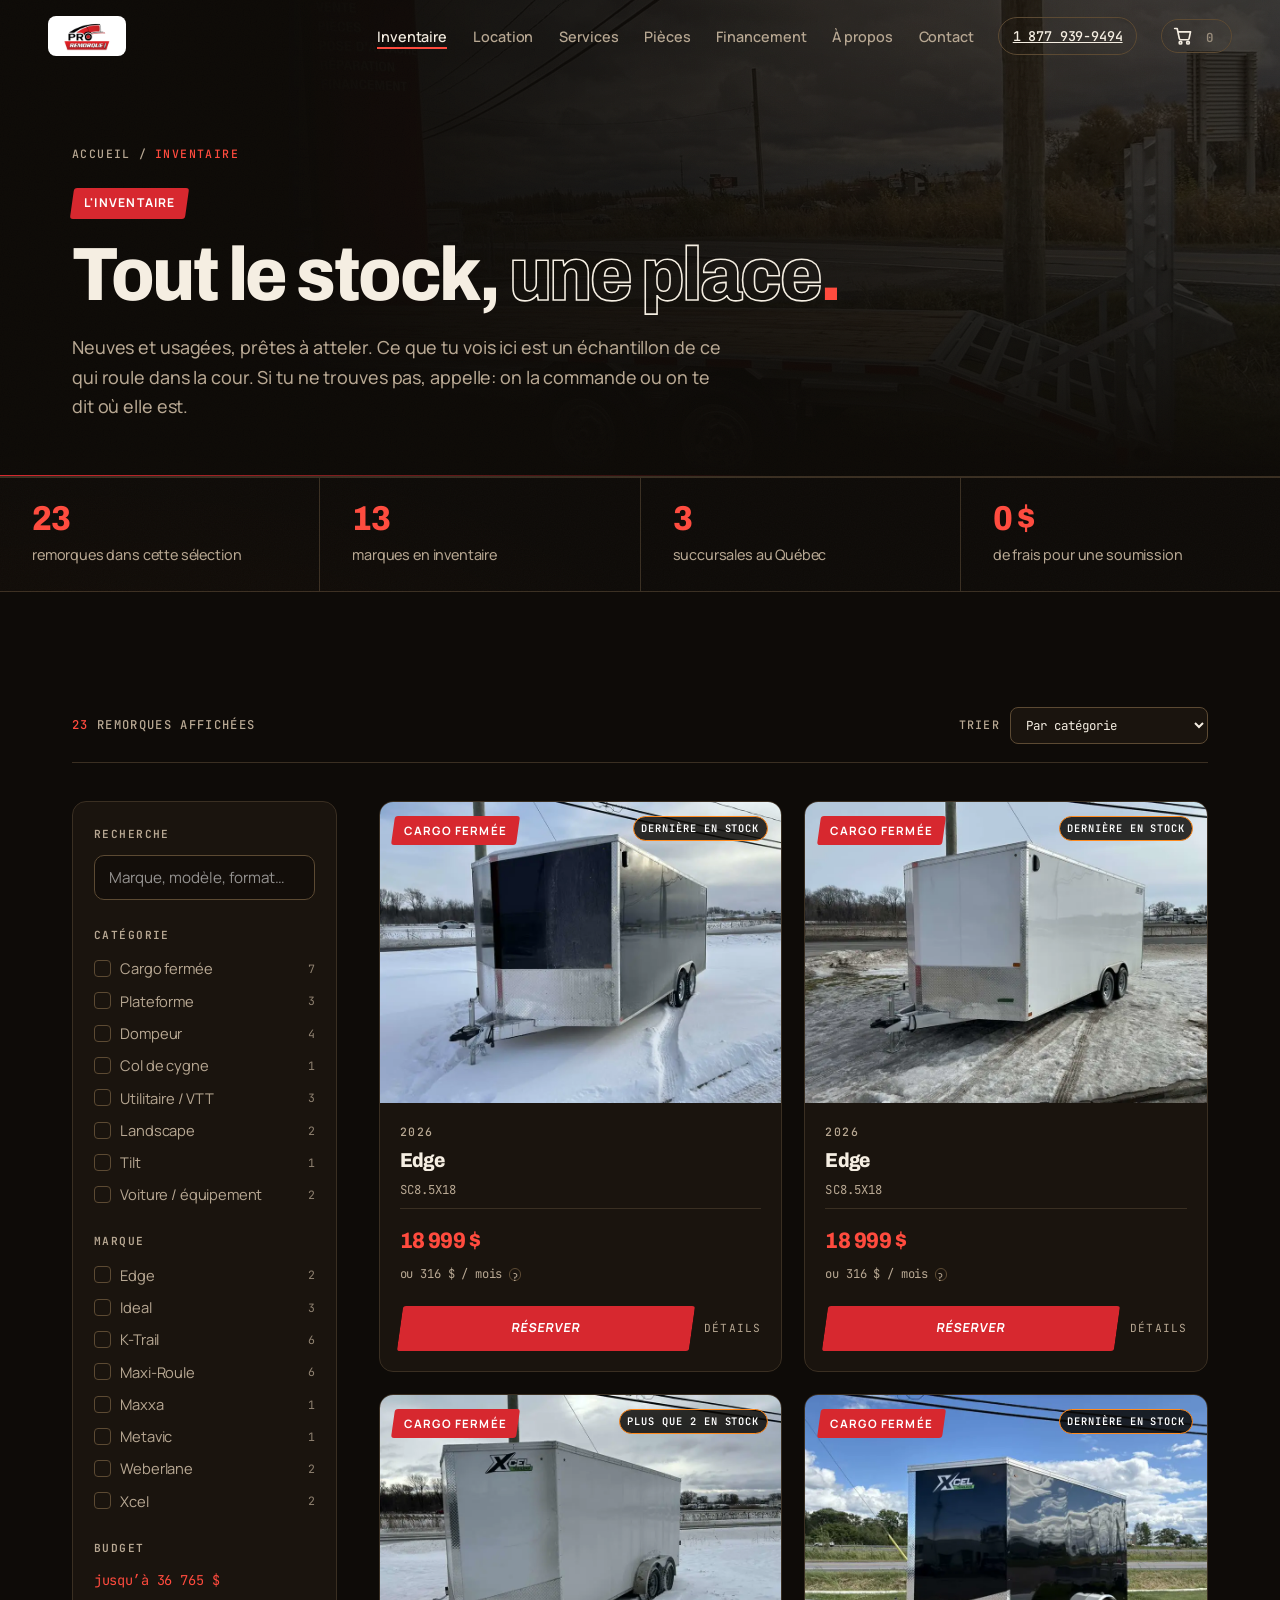
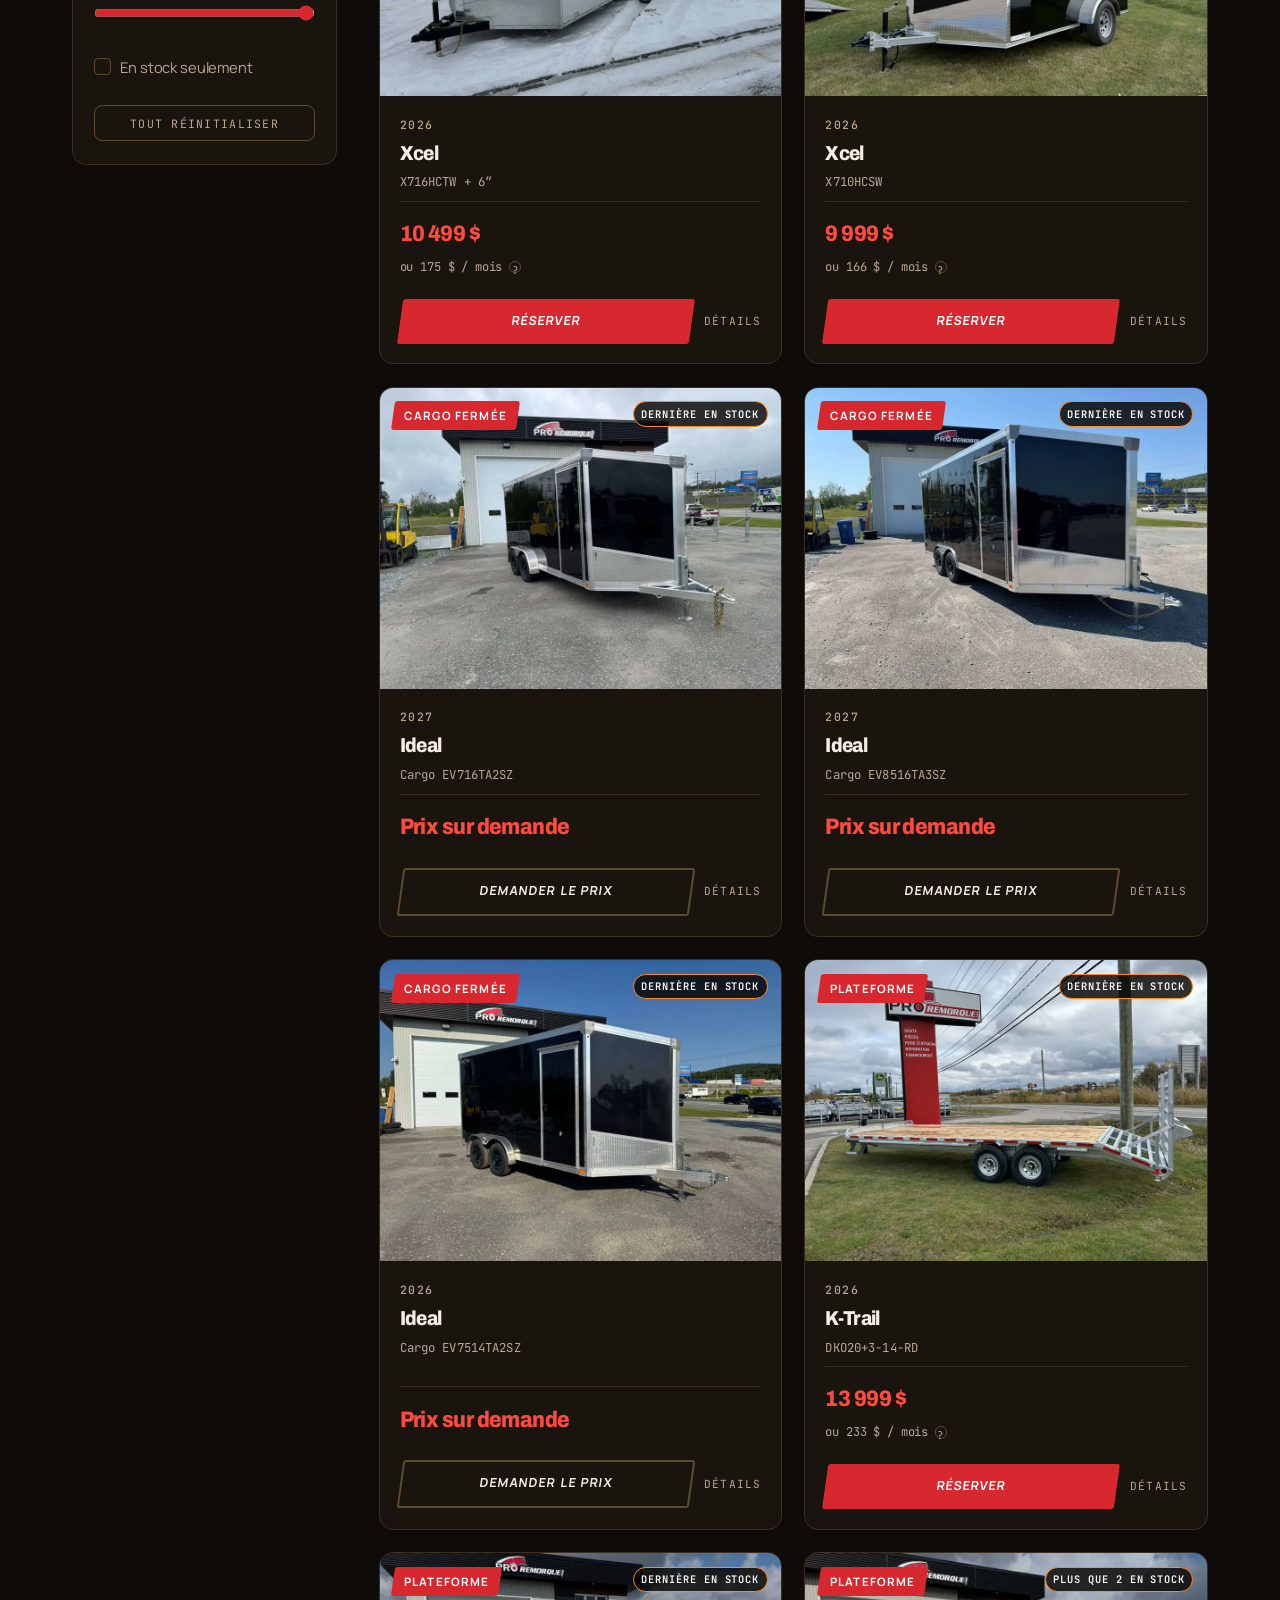
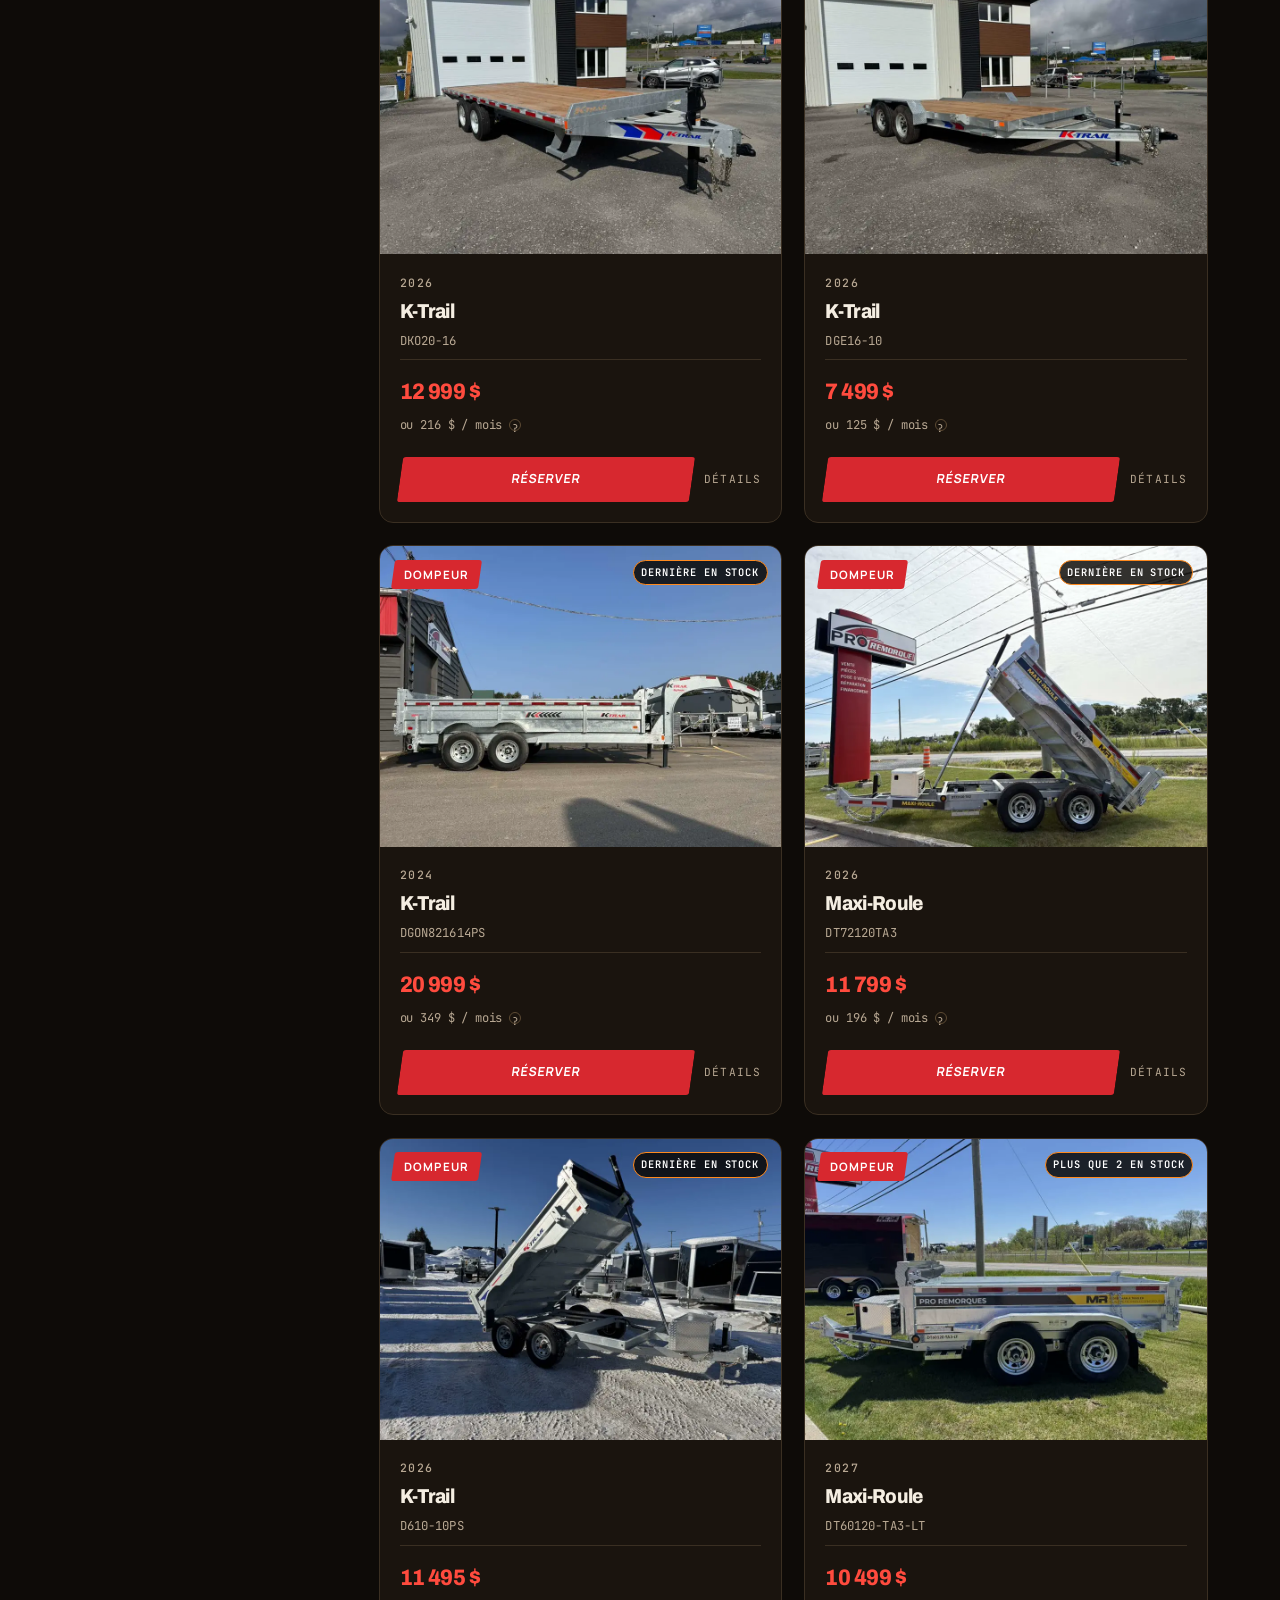
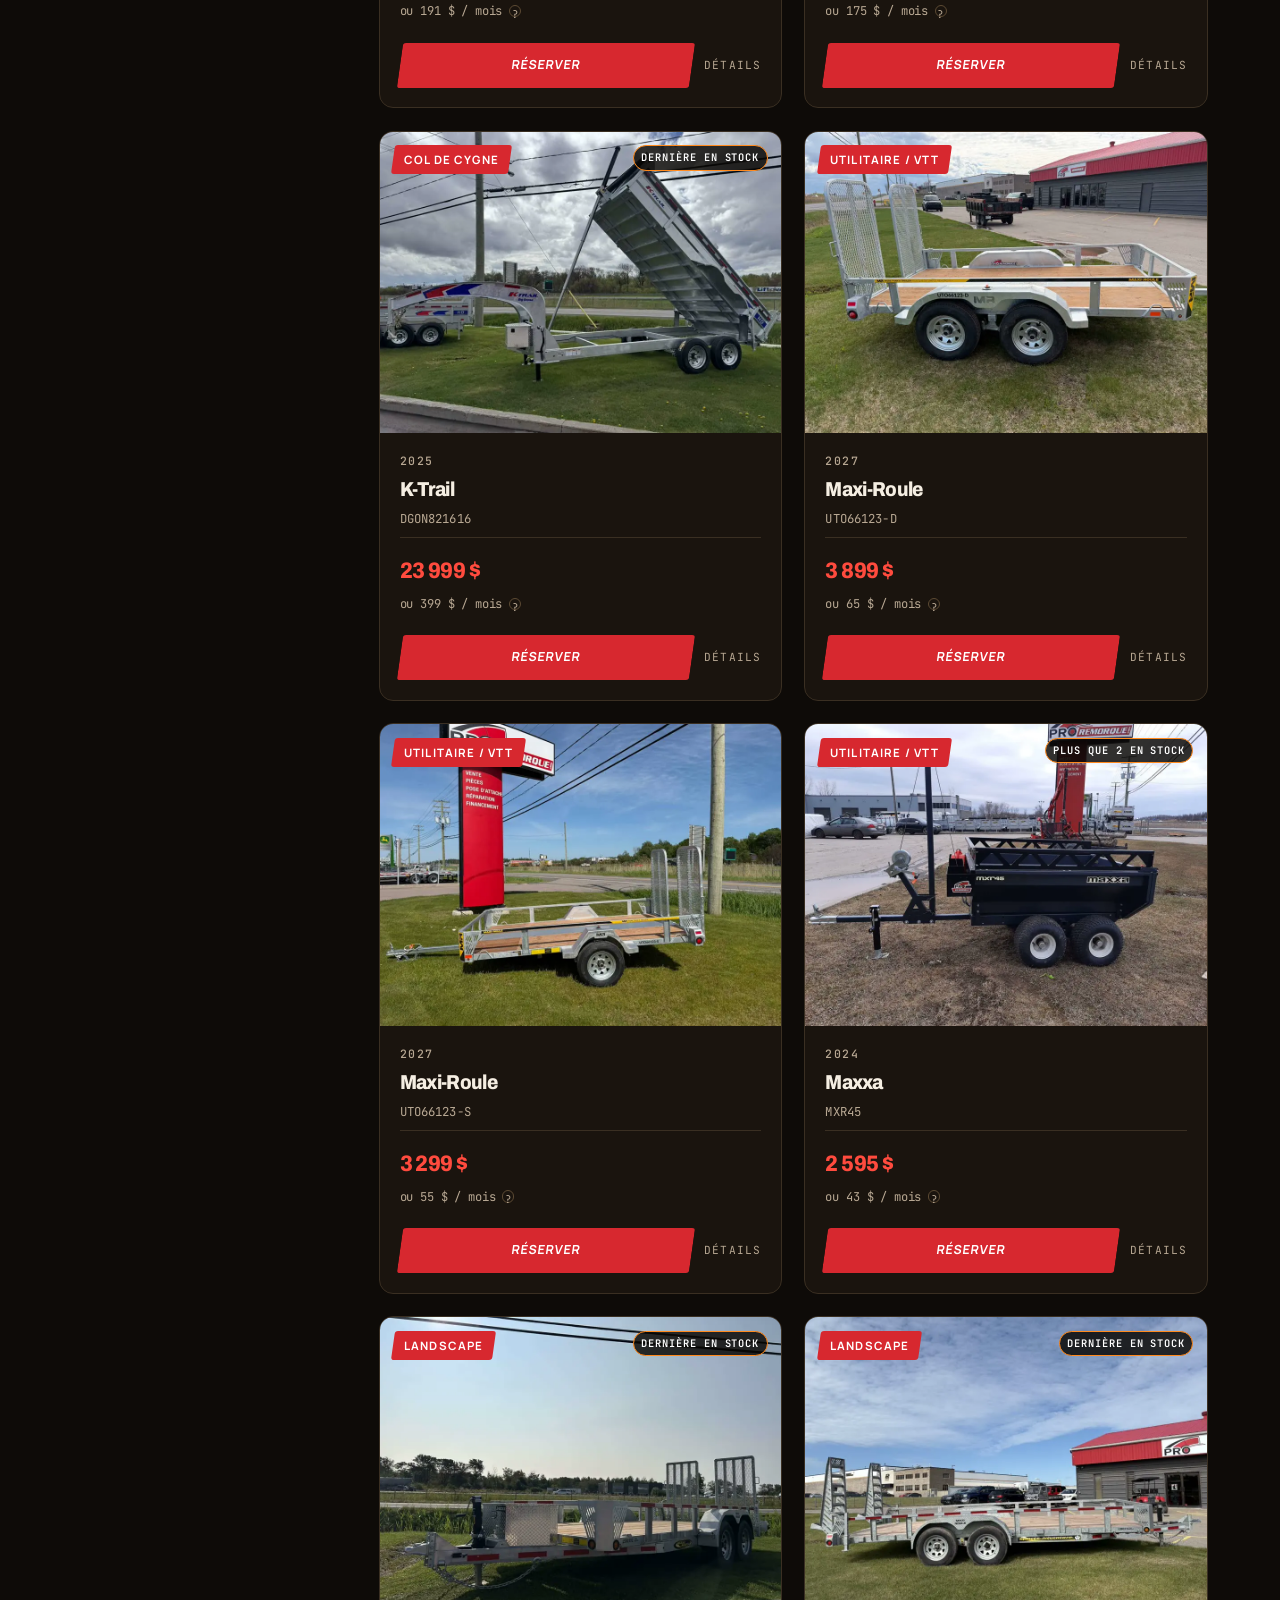
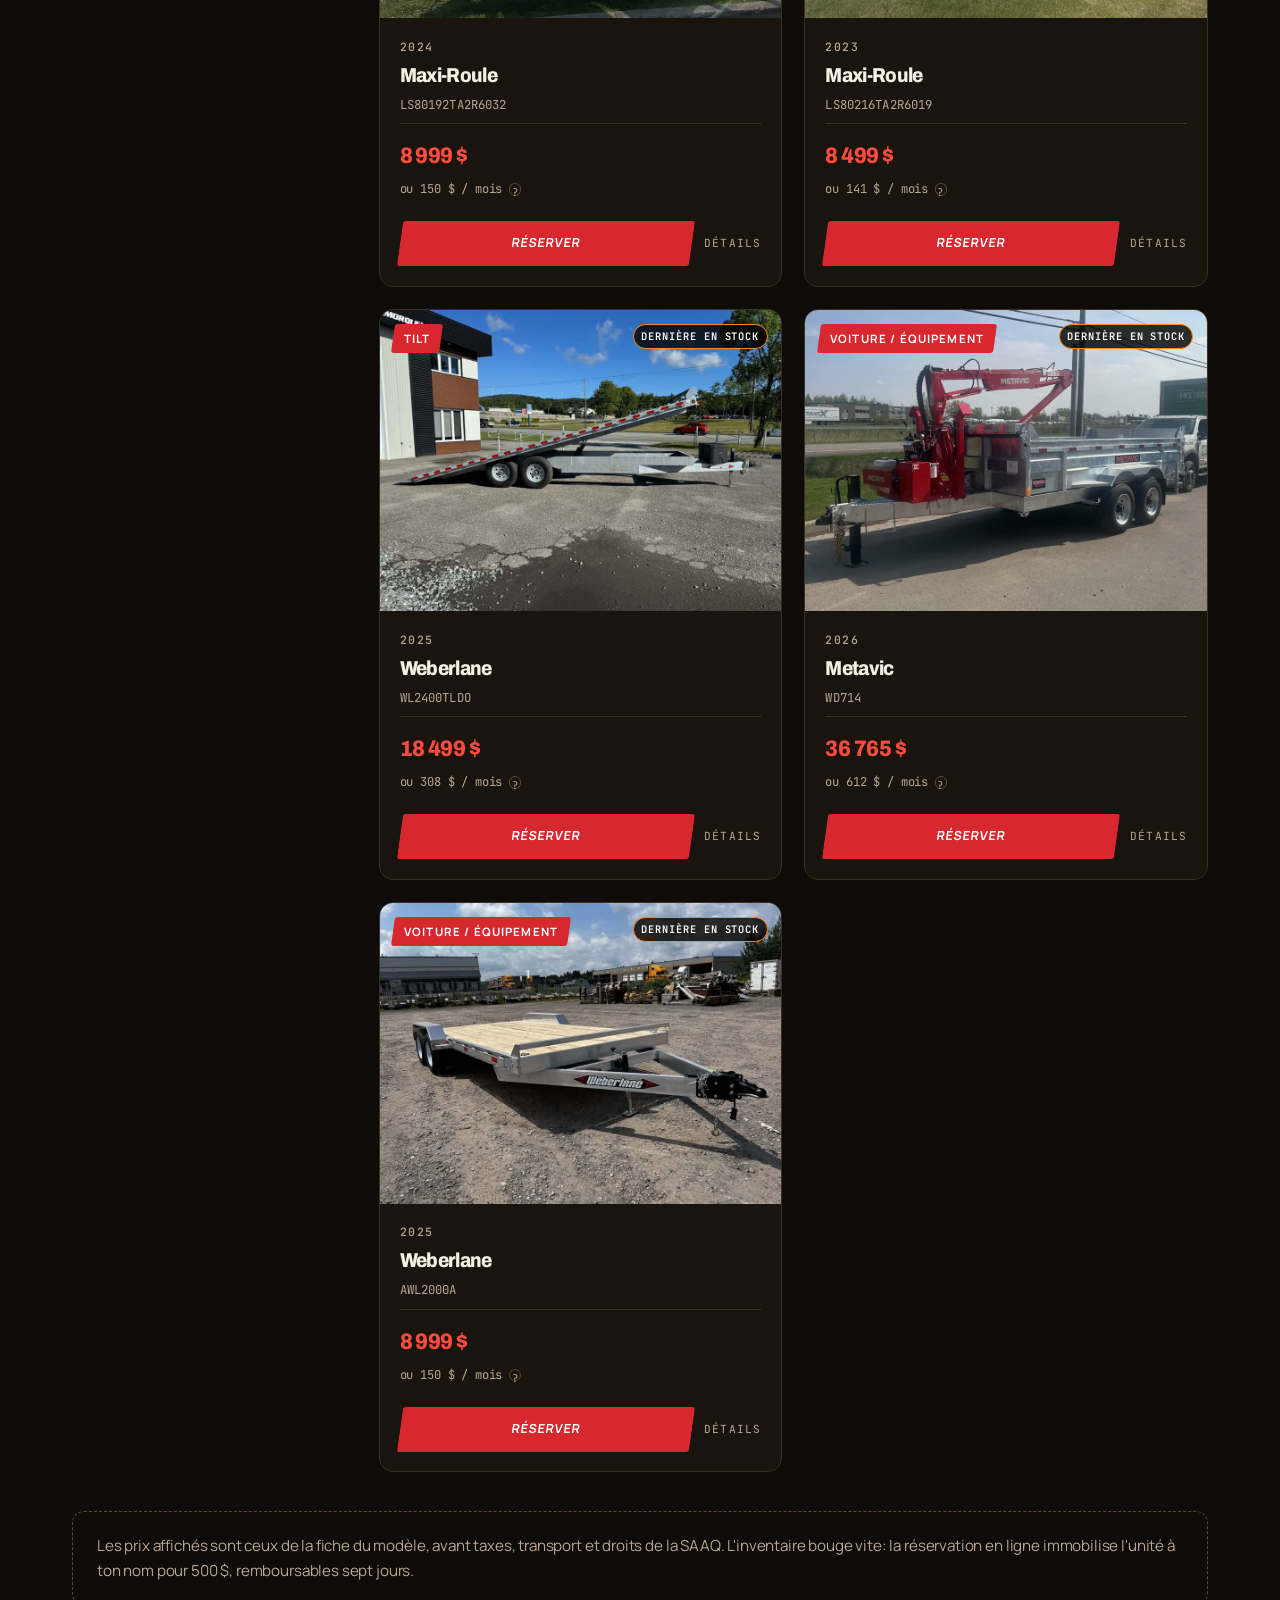
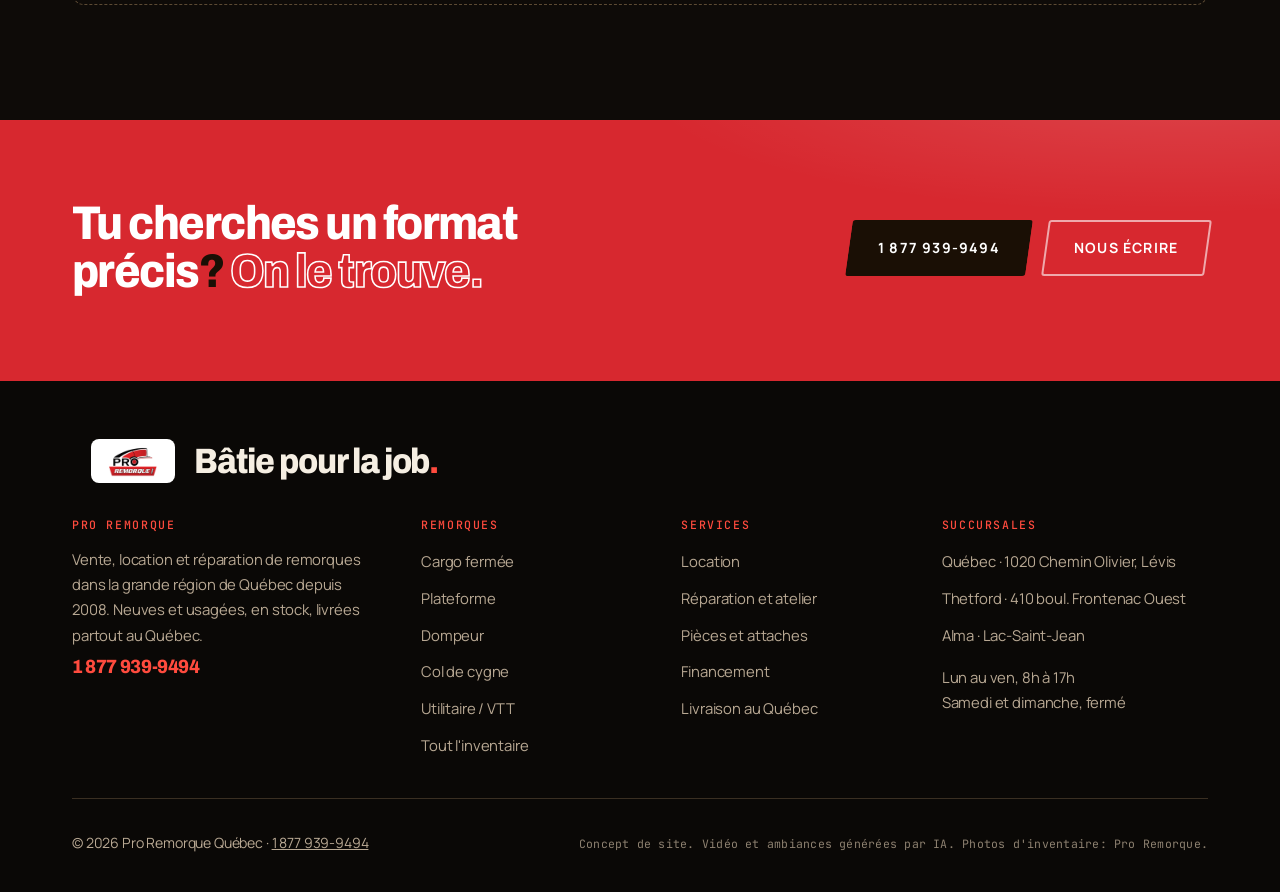
<file: inventaire.html>
<!doctype html>
<html lang="fr-CA">
<head>
<meta charset="utf-8">
<meta name="viewport" content="width=device-width, initial-scale=1">
<title>Inventaire de remorques à vendre | Pro Remorque Québec</title>
<meta name="description" content="Remorques neuves et usagées en stock: cargo fermée, plateforme, dompeur, col de cygne, utilitaire VTT, landscape, tilt. Lévis, Thetford, Alma.">
<meta name="theme-color" content="#0e0b08">
<!-- DEPLOY STEP: remplacer https://www.proremorque.com/ par l'URL live dans canonical + og:url + og:image -->
<link rel="canonical" href="https://www.proremorque.com/inventaire.html">
<meta property="og:title" content="Inventaire de remorques à vendre | Pro Remorque Québec">
<meta property="og:description" content="Remorques neuves et usagées en stock: cargo fermée, plateforme, dompeur, col de cygne, utilitaire VTT, landscape, tilt. Lévis, Thetford, Alma.">
<meta property="og:type" content="website">
<meta property="og:locale" content="fr_CA">
<meta property="og:site_name" content="Pro Remorque Québec">
<meta property="og:url" content="https://www.proremorque.com/inventaire.html">
<meta property="og:image" content="https://www.proremorque.com/assets/cat-plateforme.jpg">
<meta name="twitter:card" content="summary_large_image">
<link rel="icon" href="data:image/svg+xml,%3Csvg xmlns='http://www.w3.org/2000/svg' viewBox='0 0 64 64'%3E%3Crect width='64' height='64' rx='12' fill='%23ffffff'/%3E%3Cpath d='M10 30 q22 -20 44 -8 l0 8 z' fill='%23d7282f'/%3E%3Ccircle cx='32' cy='40' r='12' fill='%23151312'/%3E%3Ccircle cx='32' cy='40' r='5' fill='%23d7282f'/%3E%3C/svg%3E">
<link rel="preload" as="font" type="font/woff2" href="assets/fonts/archivo-latin.woff2" crossorigin>
<link rel="preload" as="font" type="font/woff2" href="assets/fonts/manrope-latin.woff2" crossorigin>
<link rel="stylesheet" href="assets/site.css">
<link rel="stylesheet" href="assets/shop.css">


<script type="application/ld+json">
{
 "@context": "https://schema.org",
 "@graph": [
  {
   "@id": "https://www.proremorque.com/#org",
   "@type": "AutoDealer",
   "name": "Pro Remorque Québec",
   "url": "https://www.proremorque.com/"
  },
  {
   "@type": "BreadcrumbList",
   "itemListElement": [
    {
     "@type": "ListItem",
     "position": 1,
     "name": "Accueil",
     "item": "https://www.proremorque.com/"
    },
    {
     "@type": "ListItem",
     "position": 2,
     "name": "Inventaire",
     "item": "https://www.proremorque.com/inventaire.html"
    }
   ]
  },
  {
   "@type": "ItemList",
   "@id": "https://www.proremorque.com/inventaire.html#inventaire",
   "name": "Inventaire de remorques Pro Remorque",
   "numberOfItems": 23,
   "itemListElement": [
    {
     "@type": "ListItem",
     "position": 1,
     "item": {
      "@type": "Product",
      "name": "2026 Edge SC8.5X18",
      "brand": {
       "@type": "Brand",
       "name": "Edge"
      },
      "model": "SC8.5X18",
      "productionDate": "2026",
      "category": "cargo fermée",
      "image": "https://www.proremorque.com/assets/inv/inv-03.jpg",
      "url": "https://www.proremorque.com/contact.html",
      "offers": {
       "@type": "Offer",
       "price": "18999",
       "priceCurrency": "CAD",
       "availability": "https://schema.org/InStock",
       "url": "https://www.proremorque.com/contact.html",
       "seller": {
        "@id": "https://www.proremorque.com/#org"
       }
      }
     }
    },
    {
     "@type": "ListItem",
     "position": 2,
     "item": {
      "@type": "Product",
      "name": "2026 Edge SC8.5X18",
      "brand": {
       "@type": "Brand",
       "name": "Edge"
      },
      "model": "SC8.5X18",
      "productionDate": "2026",
      "category": "cargo fermée",
      "image": "https://www.proremorque.com/assets/inv/inv-04.jpg",
      "url": "https://www.proremorque.com/contact.html",
      "offers": {
       "@type": "Offer",
       "price": "18999",
       "priceCurrency": "CAD",
       "availability": "https://schema.org/InStock",
       "url": "https://www.proremorque.com/contact.html",
       "seller": {
        "@id": "https://www.proremorque.com/#org"
       }
      }
     }
    },
    {
     "@type": "ListItem",
     "position": 3,
     "item": {
      "@type": "Product",
      "name": "2026 Xcel X716HCTW + 6''",
      "brand": {
       "@type": "Brand",
       "name": "Xcel"
      },
      "model": "X716HCTW + 6''",
      "productionDate": "2026",
      "category": "cargo fermée",
      "image": "https://www.proremorque.com/assets/inv/inv-17.jpg",
      "url": "https://www.proremorque.com/contact.html",
      "offers": {
       "@type": "Offer",
       "price": "10499",
       "priceCurrency": "CAD",
       "availability": "https://schema.org/InStock",
       "url": "https://www.proremorque.com/contact.html",
       "seller": {
        "@id": "https://www.proremorque.com/#org"
       }
      }
     }
    },
    {
     "@type": "ListItem",
     "position": 4,
     "item": {
      "@type": "Product",
      "name": "2026 Xcel X710HCSW",
      "brand": {
       "@type": "Brand",
       "name": "Xcel"
      },
      "model": "X710HCSW",
      "productionDate": "2026",
      "category": "cargo fermée",
      "image": "https://www.proremorque.com/assets/inv/inv-16.jpg",
      "url": "https://www.proremorque.com/contact.html",
      "offers": {
       "@type": "Offer",
       "price": "9999",
       "priceCurrency": "CAD",
       "availability": "https://schema.org/InStock",
       "url": "https://www.proremorque.com/contact.html",
       "seller": {
        "@id": "https://www.proremorque.com/#org"
       }
      }
     }
    },
    {
     "@type": "ListItem",
     "position": 5,
     "item": {
      "@type": "Product",
      "name": "2027 Ideal Cargo EV716TA2SZ",
      "brand": {
       "@type": "Brand",
       "name": "Ideal"
      },
      "model": "Cargo EV716TA2SZ",
      "productionDate": "2027",
      "category": "cargo fermée",
      "image": "https://www.proremorque.com/assets/inv/inv-00.jpg",
      "url": "https://www.proremorque.com/contact.html",
      "offers": {
       "@type": "Offer",
       "price": "0",
       "priceCurrency": "CAD",
       "availability": "https://schema.org/InStock",
       "url": "https://www.proremorque.com/contact.html",
       "seller": {
        "@id": "https://www.proremorque.com/#org"
       }
      }
     }
    },
    {
     "@type": "ListItem",
     "position": 6,
     "item": {
      "@type": "Product",
      "name": "2027 Ideal Cargo EV8516TA3SZ",
      "brand": {
       "@type": "Brand",
       "name": "Ideal"
      },
      "model": "Cargo EV8516TA3SZ",
      "productionDate": "2027",
      "category": "cargo fermée",
      "image": "https://www.proremorque.com/assets/inv/inv-01.jpg",
      "url": "https://www.proremorque.com/contact.html",
      "offers": {
       "@type": "Offer",
       "price": "0",
       "priceCurrency": "CAD",
       "availability": "https://schema.org/InStock",
       "url": "https://www.proremorque.com/contact.html",
       "seller": {
        "@id": "https://www.proremorque.com/#org"
       }
      }
     }
    },
    {
     "@type": "ListItem",
     "position": 7,
     "item": {
      "@type": "Product",
      "name": "2026 Ideal Cargo EV7514TA2SZ",
      "brand": {
       "@type": "Brand",
       "name": "Ideal"
      },
      "model": "Cargo EV7514TA2SZ",
      "productionDate": "2026",
      "category": "cargo fermée",
      "image": "https://www.proremorque.com/assets/inv/inv-02.jpg",
      "url": "https://www.proremorque.com/contact.html",
      "offers": {
       "@type": "Offer",
       "price": "0",
       "priceCurrency": "CAD",
       "availability": "https://schema.org/InStock",
       "url": "https://www.proremorque.com/contact.html",
       "seller": {
        "@id": "https://www.proremorque.com/#org"
       }
      }
     }
    },
    {
     "@type": "ListItem",
     "position": 8,
     "item": {
      "@type": "Product",
      "name": "2026 K-Trail DKO20+3-14-RD",
      "brand": {
       "@type": "Brand",
       "name": "K-Trail"
      },
      "model": "DKO20+3-14-RD",
      "productionDate": "2026",
      "category": "plateforme",
      "image": "https://www.proremorque.com/assets/inv/inv-07.jpg",
      "url": "https://www.proremorque.com/contact.html",
      "offers": {
       "@type": "Offer",
       "price": "13999",
       "priceCurrency": "CAD",
       "availability": "https://schema.org/InStock",
       "url": "https://www.proremorque.com/contact.html",
       "seller": {
        "@id": "https://www.proremorque.com/#org"
       }
      }
     }
    },
    {
     "@type": "ListItem",
     "position": 9,
     "item": {
      "@type": "Product",
      "name": "2026 K-Trail DKO20-16",
      "brand": {
       "@type": "Brand",
       "name": "K-Trail"
      },
      "model": "DKO20-16",
      "productionDate": "2026",
      "category": "plateforme",
      "image": "https://www.proremorque.com/assets/inv/inv-08.jpg",
      "url": "https://www.proremorque.com/contact.html",
      "offers": {
       "@type": "Offer",
       "price": "12999",
       "priceCurrency": "CAD",
       "availability": "https://schema.org/InStock",
       "url": "https://www.proremorque.com/contact.html",
       "seller": {
        "@id": "https://www.proremorque.com/#org"
       }
      }
     }
    },
    {
     "@type": "ListItem",
     "position": 10,
     "item": {
      "@type": "Product",
      "name": "2026 K-Trail DGE16-10",
      "brand": {
       "@type": "Brand",
       "name": "K-Trail"
      },
      "model": "DGE16-10",
      "productionDate": "2026",
      "category": "plateforme",
      "image": "https://www.proremorque.com/assets/inv/inv-10.jpg",
      "url": "https://www.proremorque.com/contact.html",
      "offers": {
       "@type": "Offer",
       "price": "7499",
       "priceCurrency": "CAD",
       "availability": "https://schema.org/InStock",
       "url": "https://www.proremorque.com/contact.html",
       "seller": {
        "@id": "https://www.proremorque.com/#org"
       }
      }
     }
    },
    {
     "@type": "ListItem",
     "position": 11,
     "item": {
      "@type": "Product",
      "name": "2024 K-Trail DGON821614PS",
      "brand": {
       "@type": "Brand",
       "name": "K-Trail"
      },
      "model": "DGON821614PS",
      "productionDate": "2024",
      "category": "dompeur",
      "image": "https://www.proremorque.com/assets/inv/inv-13.jpg",
      "url": "https://www.proremorque.com/contact.html",
      "offers": {
       "@type": "Offer",
       "price": "20999",
       "priceCurrency": "CAD",
       "availability": "https://schema.org/InStock",
       "url": "https://www.proremorque.com/contact.html",
       "seller": {
        "@id": "https://www.proremorque.com/#org"
       }
      }
     }
    },
    {
     "@type": "ListItem",
     "position": 12,
     "item": {
      "@type": "Product",
      "name": "2026 Maxi-Roule DT72120TA3",
      "brand": {
       "@type": "Brand",
       "name": "Maxi-Roule"
      },
      "model": "DT72120TA3",
      "productionDate": "2026",
      "category": "dompeur",
      "image": "https://www.proremorque.com/assets/inv/inv-11.jpg",
      "url": "https://www.proremorque.com/contact.html",
      "offers": {
       "@type": "Offer",
       "price": "11799",
       "priceCurrency": "CAD",
       "availability": "https://schema.org/InStock",
       "url": "https://www.proremorque.com/contact.html",
       "seller": {
        "@id": "https://www.proremorque.com/#org"
       }
      }
     }
    },
    {
     "@type": "ListItem",
     "position": 13,
     "item": {
      "@type": "Product",
      "name": "2026 K-Trail D610-10PS",
      "brand": {
       "@type": "Brand",
       "name": "K-Trail"
      },
      "model": "D610-10PS",
      "productionDate": "2026",
      "category": "dompeur",
      "image": "https://www.proremorque.com/assets/inv/inv-09.jpg",
      "url": "https://www.proremorque.com/contact.html",
      "offers": {
       "@type": "Offer",
       "price": "11495",
       "priceCurrency": "CAD",
       "availability": "https://schema.org/InStock",
       "url": "https://www.proremorque.com/contact.html",
       "seller": {
        "@id": "https://www.proremorque.com/#org"
       }
      }
     }
    },
    {
     "@type": "ListItem",
     "position": 14,
     "item": {
      "@type": "Product",
      "name": "2027 Maxi-Roule DT60120-TA3-LT",
      "brand": {
       "@type": "Brand",
       "name": "Maxi-Roule"
      },
      "model": "DT60120-TA3-LT",
      "productionDate": "2027",
      "category": "dompeur",
      "image": "https://www.proremorque.com/assets/inv/inv-12.jpg",
      "url": "https://www.proremorque.com/contact.html",
      "offers": {
       "@type": "Offer",
       "price": "10499",
       "priceCurrency": "CAD",
       "availability": "https://schema.org/InStock",
       "url": "https://www.proremorque.com/contact.html",
       "seller": {
        "@id": "https://www.proremorque.com/#org"
       }
      }
     }
    },
    {
     "@type": "ListItem",
     "position": 15,
     "item": {
      "@type": "Product",
      "name": "2025 K-Trail DGON821616",
      "brand": {
       "@type": "Brand",
       "name": "K-Trail"
      },
      "model": "DGON821616",
      "productionDate": "2025",
      "category": "col de cygne",
      "image": "https://www.proremorque.com/assets/inv/inv-14.jpg",
      "url": "https://www.proremorque.com/contact.html",
      "offers": {
       "@type": "Offer",
       "price": "23999",
       "priceCurrency": "CAD",
       "availability": "https://schema.org/InStock",
       "url": "https://www.proremorque.com/contact.html",
       "seller": {
        "@id": "https://www.proremorque.com/#org"
       }
      }
     }
    },
    {
     "@type": "ListItem",
     "position": 16,
     "item": {
      "@type": "Product",
      "name": "2027 Maxi-Roule UTO66123-D",
      "brand": {
       "@type": "Brand",
       "name": "Maxi-Roule"
      },
      "model": "UTO66123-D",
      "productionDate": "2027",
      "category": "utilitaire / vtt",
      "image": "https://www.proremorque.com/assets/inv/inv-05.jpg",
      "url": "https://www.proremorque.com/contact.html",
      "offers": {
       "@type": "Offer",
       "price": "3899",
       "priceCurrency": "CAD",
       "availability": "https://schema.org/InStock",
       "url": "https://www.proremorque.com/contact.html",
       "seller": {
        "@id": "https://www.proremorque.com/#org"
       }
      }
     }
    },
    {
     "@type": "ListItem",
     "position": 17,
     "item": {
      "@type": "Product",
      "name": "2027 Maxi-Roule UTO66123-S",
      "brand": {
       "@type": "Brand",
       "name": "Maxi-Roule"
      },
      "model": "UTO66123-S",
      "productionDate": "2027",
      "category": "utilitaire / vtt",
      "image": "https://www.proremorque.com/assets/inv/inv-06.jpg",
      "url": "https://www.proremorque.com/contact.html",
      "offers": {
       "@type": "Offer",
       "price": "3299",
       "priceCurrency": "CAD",
       "availability": "https://schema.org/InStock",
       "url": "https://www.proremorque.com/contact.html",
       "seller": {
        "@id": "https://www.proremorque.com/#org"
       }
      }
     }
    },
    {
     "@type": "ListItem",
     "position": 18,
     "item": {
      "@type": "Product",
      "name": "2024 Maxxa MXR45",
      "brand": {
       "@type": "Brand",
       "name": "Maxxa"
      },
      "model": "MXR45",
      "productionDate": "2024",
      "category": "utilitaire / vtt",
      "image": "https://www.proremorque.com/assets/inv/inv-20.jpg",
      "url": "https://www.proremorque.com/contact.html",
      "offers": {
       "@type": "Offer",
       "price": "2595",
       "priceCurrency": "CAD",
       "availability": "https://schema.org/InStock",
       "url": "https://www.proremorque.com/contact.html",
       "seller": {
        "@id": "https://www.proremorque.com/#org"
       }
      }
     }
    },
    {
     "@type": "ListItem",
     "position": 19,
     "item": {
      "@type": "Product",
      "name": "2024 Maxi-Roule LS80192TA2R6032",
      "brand": {
       "@type": "Brand",
       "name": "Maxi-Roule"
      },
      "model": "LS80192TA2R6032",
      "productionDate": "2024",
      "category": "landscape",
      "image": "https://www.proremorque.com/assets/inv/inv-22.jpg",
      "url": "https://www.proremorque.com/contact.html",
      "offers": {
       "@type": "Offer",
       "price": "8999",
       "priceCurrency": "CAD",
       "availability": "https://schema.org/InStock",
       "url": "https://www.proremorque.com/contact.html",
       "seller": {
        "@id": "https://www.proremorque.com/#org"
       }
      }
     }
    },
    {
     "@type": "ListItem",
     "position": 20,
     "item": {
      "@type": "Product",
      "name": "2023 Maxi-Roule LS80216TA2R6019",
      "brand": {
       "@type": "Brand",
       "name": "Maxi-Roule"
      },
      "model": "LS80216TA2R6019",
      "productionDate": "2023",
      "category": "landscape",
      "image": "https://www.proremorque.com/assets/inv/inv-21.jpg",
      "url": "https://www.proremorque.com/contact.html",
      "offers": {
       "@type": "Offer",
       "price": "8499",
       "priceCurrency": "CAD",
       "availability": "https://schema.org/InStock",
       "url": "https://www.proremorque.com/contact.html",
       "seller": {
        "@id": "https://www.proremorque.com/#org"
       }
      }
     }
    },
    {
     "@type": "ListItem",
     "position": 21,
     "item": {
      "@type": "Product",
      "name": "2025 Weberlane WL2400TLDO",
      "brand": {
       "@type": "Brand",
       "name": "Weberlane"
      },
      "model": "WL2400TLDO",
      "productionDate": "2025",
      "category": "tilt",
      "image": "https://www.proremorque.com/assets/inv/inv-19.jpg",
      "url": "https://www.proremorque.com/contact.html",
      "offers": {
       "@type": "Offer",
       "price": "18499",
       "priceCurrency": "CAD",
       "availability": "https://schema.org/InStock",
       "url": "https://www.proremorque.com/contact.html",
       "seller": {
        "@id": "https://www.proremorque.com/#org"
       }
      }
     }
    },
    {
     "@type": "ListItem",
     "position": 22,
     "item": {
      "@type": "Product",
      "name": "2026 Metavic WD714",
      "brand": {
       "@type": "Brand",
       "name": "Metavic"
      },
      "model": "WD714",
      "productionDate": "2026",
      "category": "voiture / équipement",
      "image": "https://www.proremorque.com/assets/inv/inv-15.jpg",
      "url": "https://www.proremorque.com/contact.html",
      "offers": {
       "@type": "Offer",
       "price": "36765",
       "priceCurrency": "CAD",
       "availability": "https://schema.org/InStock",
       "url": "https://www.proremorque.com/contact.html",
       "seller": {
        "@id": "https://www.proremorque.com/#org"
       }
      }
     }
    },
    {
     "@type": "ListItem",
     "position": 23,
     "item": {
      "@type": "Product",
      "name": "2025 Weberlane AWL2000A",
      "brand": {
       "@type": "Brand",
       "name": "Weberlane"
      },
      "model": "AWL2000A",
      "productionDate": "2025",
      "category": "voiture / équipement",
      "image": "https://www.proremorque.com/assets/inv/inv-18.jpg",
      "url": "https://www.proremorque.com/contact.html",
      "offers": {
       "@type": "Offer",
       "price": "8999",
       "priceCurrency": "CAD",
       "availability": "https://schema.org/InStock",
       "url": "https://www.proremorque.com/contact.html",
       "seller": {
        "@id": "https://www.proremorque.com/#org"
       }
      }
     }
    }
   ]
  }
 ]
}
</script>
</head>
<body>
<noscript><style>
body,.rv,.in .rv,.band{opacity:1!important;transform:none!important}
.cat .ph::before,.svc-media::before,.veh .ph::before{display:none}
.cat .ph img,.svc-media img{transform:none}
.stage{display:none}.hero{height:auto}.hero-static{display:flex}
.progress,.cur-dot,.cur-ring,.nav-toggle{display:none}
.nav-panel{display:flex}
</style></noscript>
<a class="skip" href="#main">Aller au contenu</a>
<div class="progress" aria-hidden="true"></div>
<div class="env" aria-hidden="true">
  <div class="env-glow"></div>
  <div class="grain"></div>
</div>
<nav class="nav" aria-label="Navigation principale">
  <a class="brand" href="index.html" aria-label="Pro Remorque, accueil">
    <span class="brand-badge"><picture><source srcset="assets/logo.webp" type="image/webp"><img src="assets/logo.png" alt="Pro Remorque" width="640" height="320"></picture></span>
  </a>
  <button class="nav-toggle" id="nav-toggle" type="button" aria-expanded="false" aria-controls="nav-panel">
    <span class="bars" aria-hidden="true"><i></i><i></i><i></i></span>Menu
  </button>
  <div class="nav-panel" id="nav-panel">
    <ul class="nav-links">
      <li><a href="inventaire.html" aria-current="page">Inventaire</a></li>
      <li><a href="location.html">Location</a></li>
      <li><a href="services.html">Services</a></li>
      <li><a href="pieces.html">Pièces</a></li>
      <li><a href="financement.html">Financement</a></li>
      <li><a href="a-propos.html">À propos</a></li>
      <li><a href="contact.html">Contact</a></li>
    </ul>
    <a class="nav-tel" href="tel:+18779399494">1 877 939-9494</a>
  </div>
</nav>
<header class="phero">
  <div class="phero-media" aria-hidden="true"><picture><source srcset="assets/cat-plateforme.webp" type="image/webp"><img src="assets/cat-plateforme.jpg" alt="" width="1920" height="1080"></picture></div>
  <div class="wrap">
    <nav class="crumbs" aria-label="Fil d'Ariane">
      <a href="index.html">Accueil</a> <span aria-hidden="true">/</span> <span aria-current="page">Inventaire</span>
    </nav>
    <p class="sect-kicker" style="margin:1.5rem 0 0"><span class="tag"><span>L'inventaire</span></span></p>
    <h1>Tout le stock, <span class="hollow">une place</span><span class="dot-red">.</span></h1>
    <p class="lede">Neuves et usagées, prêtes à atteler. Ce que tu vois ici est un échantillon de ce qui roule dans la cour. Si tu ne trouves pas, appelle: on la commande ou on te dit où elle est.</p>
    
  </div>
</header><section class="factbar"><div><b>23</b><span>remorques dans cette sélection</span></div><div><b>13</b><span>marques en inventaire</span></div><div><b>3</b><span>succursales au Québec</span></div><div><b>0 $</b><span>de frais pour une soumission</span></div></section>
<main id="main" tabindex="-1">
<section class="sect reveal" aria-labelledby="inv-h">
  <div class="wrap">
    <h2 id="inv-h" class="sr-only">Remorques disponibles</h2>
    <div class="inv-bar">
      <p class="inv-count" aria-live="polite"><b id="inv-n">23</b> remorques affichées</p>
      <label class="sorter">Trier
        <select id="inv-sort">
          <option value="pertinence">Par catégorie</option>
          <option value="asc">Prix, du plus bas</option>
          <option value="desc">Prix, du plus haut</option>
          <option value="annee">Année, la plus récente</option>
        </select>
      </label>
    </div>
    <div class="shop">
      <div>
        <button type="button" class="facets-bascule" id="facets-bascule" aria-expanded="false" aria-controls="facets">
          Filtrer l'inventaire
        </button>
        <aside class="facets" id="facets" aria-label="Filtres"></aside>
      </div>
      <div class="inv-grid" id="inv-grid"></div>
    </div>
    <p class="inv-note">Les prix affichés sont ceux de la fiche du modèle, avant taxes, transport et droits de la SAAQ. L'inventaire bouge vite: la réservation en ligne immobilise l'unité à ton nom pour 500&nbsp;$, remboursables sept jours.</p>
  </div>
</section>
</main>
<section class="cta-band">
  <div class="wrap">
    <h2>Tu cherches un format précis<span class="dot-red">?</span> <span class="hollow">On le trouve.</span></h2>
    <div class="cta-row" style="display:flex;gap:1rem;flex-wrap:wrap">
      <a class="btn btn-solid" href="tel:+18779399494"><span>1 877 939-9494</span></a>
      <a class="btn btn-ghost" href="contact.html"><span>Nous écrire</span></a>
    </div>
  </div>
</section>
<footer>
  <div class="foot-brand">
    <picture><source srcset="assets/logo.webp" type="image/webp"><img src="assets/logo.png" alt="" aria-hidden="true" width="640" height="320"></picture>
    <strong>Bâtie pour la job<span class="dot-red">.</span></strong>
  </div>
  <div class="foot-grid">
    <div>
      <h2 class="foot-h">Pro Remorque</h2>
      <p>Vente, location et réparation de remorques dans la grande région de Québec depuis 2008. Neuves et usagées, en stock, livrées partout au Québec.</p>
      <a class="tel" href="tel:+18779399494">1 877 939-9494</a>
    </div>
    <div>
      <h2 class="foot-h">Remorques</h2>
      <ul>
        <li><a href="inventaire.html#cargo">Cargo fermée</a></li>
        <li><a href="inventaire.html#plateforme">Plateforme</a></li>
        <li><a href="inventaire.html#dompeur">Dompeur</a></li>
        <li><a href="inventaire.html#goose">Col de cygne</a></li>
        <li><a href="inventaire.html#utilitaire">Utilitaire / VTT</a></li>
        <li><a href="inventaire.html">Tout l'inventaire</a></li>
      </ul>
    </div>
    <div>
      <h2 class="foot-h">Services</h2>
      <ul>
        <li><a href="location.html">Location</a></li>
        <li><a href="services.html">Réparation et atelier</a></li>
        <li><a href="pieces.html">Pièces et attaches</a></li>
        <li><a href="financement.html">Financement</a></li>
        <li><a href="services.html#livraison">Livraison au Québec</a></li>
      </ul>
    </div>
    <div>
      <h2 class="foot-h">Succursales</h2>
      <ul>
        <li><a href="contact.html#quebec">Québec · 1020 Chemin Olivier, Lévis</a></li>
        <li><a href="contact.html#thetford">Thetford · 410 boul. Frontenac Ouest</a></li>
        <li><a href="contact.html#alma">Alma · Lac-Saint-Jean</a></li>
      </ul>
      <p style="margin-top:1rem">Lun au ven, 8h à 17h<br>Samedi et dimanche, fermé</p>
    </div>
  </div>
  <div class="wrap">
    <p>© <span id="yr">2026</span> Pro Remorque Québec · <a href="tel:+18779399494" style="color:inherit">1 877 939-9494</a></p>
    <p class="note">Concept de site. Vidéo et ambiances générées par IA. Photos d'inventaire: Pro Remorque.</p>
  </div>
</footer>
<!-- barre d'action mobile: toujours a portee de pouce -->
<div class="callbar" aria-label="Actions rapides">
  <a class="cb cb-tel" href="tel:+18779399494"><svg width="17" height="17" viewBox="0 0 24 24" fill="none" stroke="currentColor" stroke-width="2" stroke-linecap="round" aria-hidden="true"><path d="M22 16.9v3a2 2 0 0 1-2.2 2 19.8 19.8 0 0 1-8.6-3.1 19.5 19.5 0 0 1-6-6A19.8 19.8 0 0 1 2.1 4.2 2 2 0 0 1 4.1 2h3a2 2 0 0 1 2 1.7c.1 1 .4 1.9.7 2.8a2 2 0 0 1-.5 2.1L8.1 9.9a16 16 0 0 0 6 6l1.3-1.3a2 2 0 0 1 2.1-.4c.9.3 1.8.6 2.8.7a2 2 0 0 1 1.7 2z"/></svg><span>Appeler</span></a>
  <a class="cb cb-inv" href="inventaire.html"><svg width="17" height="17" viewBox="0 0 24 24" fill="none" stroke="currentColor" stroke-width="2" stroke-linecap="round" stroke-linejoin="round" aria-hidden="true"><path d="M3 17h1a2 2 0 0 0 4 0h8a2 2 0 0 0 4 0h1v-5l-3-4h-4V6H3z"/></svg><span>Inventaire</span></a>
</div>

<div class="cur-ring" aria-hidden="true"></div>
<div class="cur-dot" aria-hidden="true"></div>
<script src="assets/site.js" defer></script>
<script src="assets/data/catalogue.js"></script>
<script src="assets/shop.js"></script>
<script src="assets/boutique.js" defer></script>
</body>
</html>
</file>
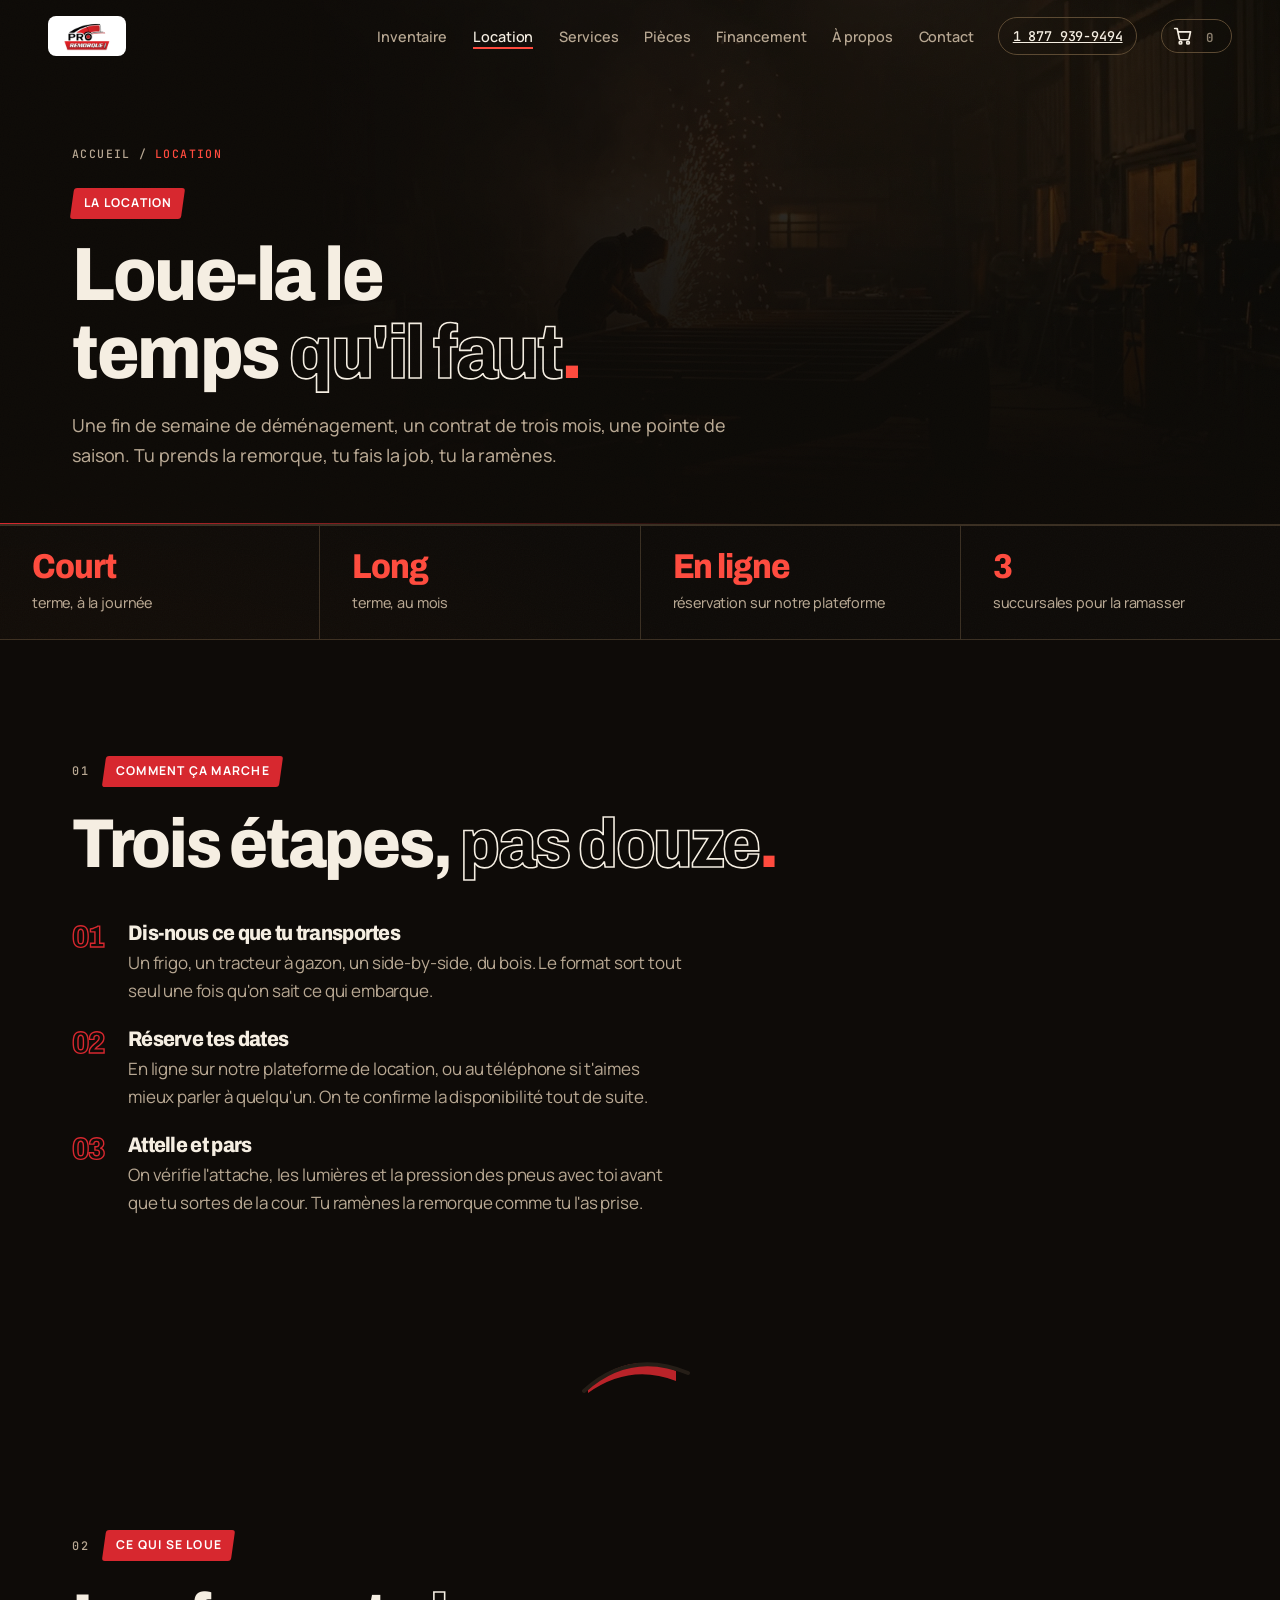
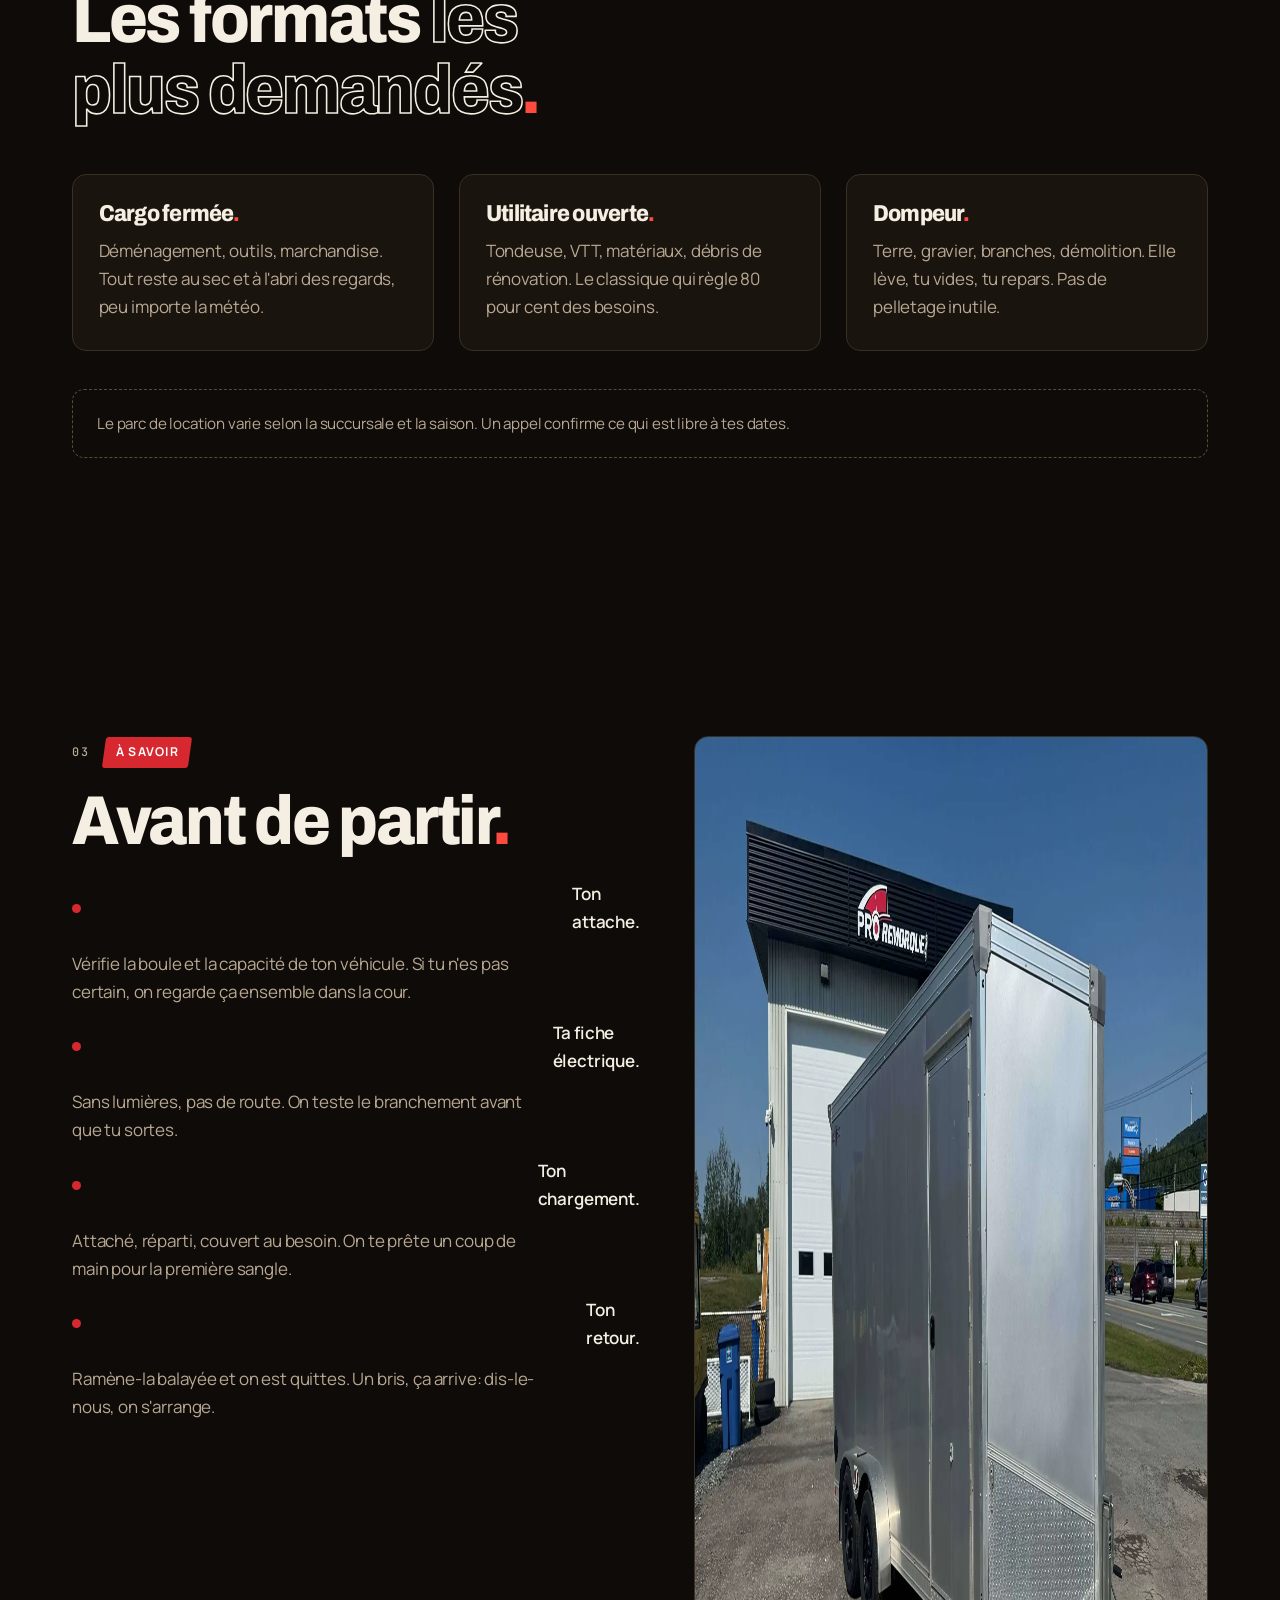
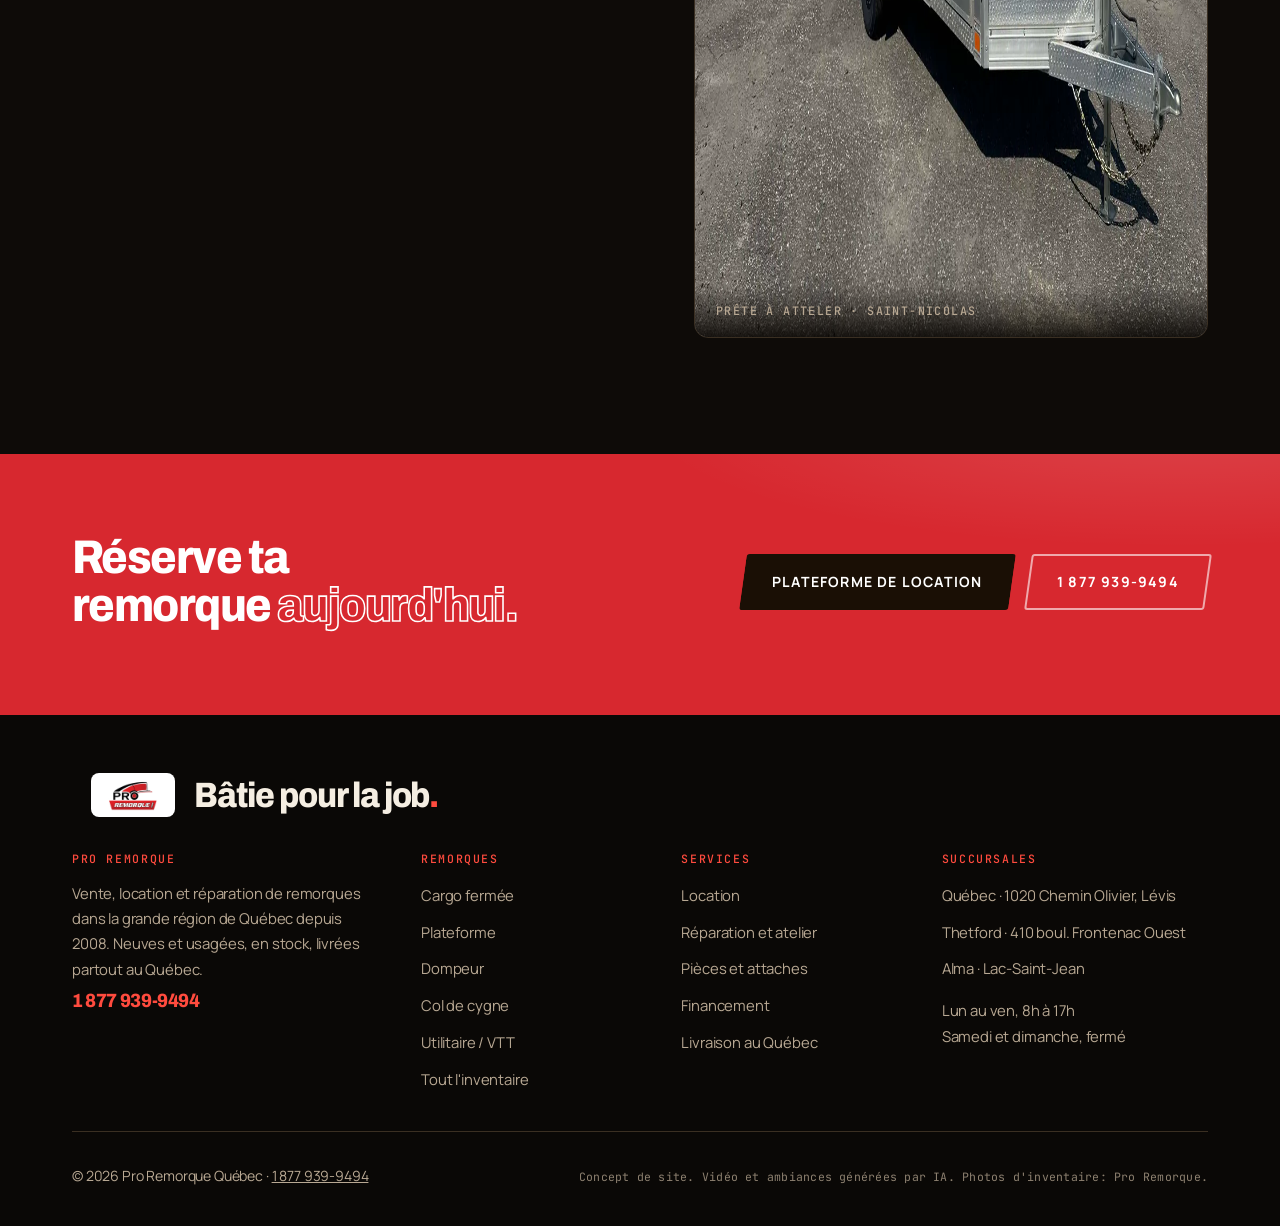
<file: location.html>
<!doctype html>
<html lang="fr-CA">
<head>
<meta charset="utf-8">
<meta name="viewport" content="width=device-width, initial-scale=1">
<title>Location de remorques | Pro Remorque Québec</title>
<meta name="description" content="Location de remorques court et long terme à Lévis, Thetford et Alma. Cargo fermée, utilitaire, dompeur. Réservation en ligne ou par téléphone.">
<meta name="theme-color" content="#0e0b08">
<!-- DEPLOY STEP: remplacer https://www.proremorque.com/ par l'URL live dans canonical + og:url + og:image -->
<link rel="canonical" href="https://www.proremorque.com/location.html">
<meta property="og:title" content="Location de remorques | Pro Remorque Québec">
<meta property="og:description" content="Location de remorques court et long terme à Lévis, Thetford et Alma. Cargo fermée, utilitaire, dompeur. Réservation en ligne ou par téléphone.">
<meta property="og:type" content="website">
<meta property="og:locale" content="fr_CA">
<meta property="og:site_name" content="Pro Remorque Québec">
<meta property="og:url" content="https://www.proremorque.com/location.html">
<meta property="og:image" content="https://www.proremorque.com/assets/atelier.jpg">
<meta name="twitter:card" content="summary_large_image">
<link rel="icon" href="data:image/svg+xml,%3Csvg xmlns='http://www.w3.org/2000/svg' viewBox='0 0 64 64'%3E%3Crect width='64' height='64' rx='12' fill='%23ffffff'/%3E%3Cpath d='M10 30 q22 -20 44 -8 l0 8 z' fill='%23d7282f'/%3E%3Ccircle cx='32' cy='40' r='12' fill='%23151312'/%3E%3Ccircle cx='32' cy='40' r='5' fill='%23d7282f'/%3E%3C/svg%3E">
<link rel="preload" as="font" type="font/woff2" href="assets/fonts/archivo-latin.woff2" crossorigin>
<link rel="preload" as="font" type="font/woff2" href="assets/fonts/manrope-latin.woff2" crossorigin>
<link rel="stylesheet" href="assets/site.css">
<link rel="stylesheet" href="assets/shop.css">


<script type="application/ld+json">
{
 "@context": "https://schema.org",
 "@graph": [
  {
   "@id": "https://www.proremorque.com/#org",
   "@type": "AutoDealer",
   "name": "Pro Remorque Québec",
   "url": "https://www.proremorque.com/"
  },
  {
   "@type": "BreadcrumbList",
   "itemListElement": [
    {
     "@type": "ListItem",
     "position": 1,
     "name": "Accueil",
     "item": "https://www.proremorque.com/"
    },
    {
     "@type": "ListItem",
     "position": 2,
     "name": "Location",
     "item": "https://www.proremorque.com/location.html"
    }
   ]
  }
 ]
}
</script>
</head>
<body>
<noscript><style>
body,.rv,.in .rv,.band{opacity:1!important;transform:none!important}
.cat .ph::before,.svc-media::before,.veh .ph::before{display:none}
.cat .ph img,.svc-media img{transform:none}
.stage{display:none}.hero{height:auto}.hero-static{display:flex}
.progress,.cur-dot,.cur-ring,.nav-toggle{display:none}
.nav-panel{display:flex}
</style></noscript>
<a class="skip" href="#main">Aller au contenu</a>
<div class="progress" aria-hidden="true"></div>
<div class="env" aria-hidden="true">
  <div class="env-glow"></div>
  <div class="grain"></div>
</div>
<nav class="nav" aria-label="Navigation principale">
  <a class="brand" href="index.html" aria-label="Pro Remorque, accueil">
    <span class="brand-badge"><picture><source srcset="assets/logo.webp" type="image/webp"><img src="assets/logo.png" alt="Pro Remorque" width="640" height="320"></picture></span>
  </a>
  <button class="nav-toggle" id="nav-toggle" type="button" aria-expanded="false" aria-controls="nav-panel">
    <span class="bars" aria-hidden="true"><i></i><i></i><i></i></span>Menu
  </button>
  <div class="nav-panel" id="nav-panel">
    <ul class="nav-links">
      <li><a href="inventaire.html">Inventaire</a></li>
      <li><a href="location.html" aria-current="page">Location</a></li>
      <li><a href="services.html">Services</a></li>
      <li><a href="pieces.html">Pièces</a></li>
      <li><a href="financement.html">Financement</a></li>
      <li><a href="a-propos.html">À propos</a></li>
      <li><a href="contact.html">Contact</a></li>
    </ul>
    <a class="nav-tel" href="tel:+18779399494">1 877 939-9494</a>
  </div>
</nav>
<header class="phero">
  <div class="phero-media" aria-hidden="true"><picture><source srcset="assets/atelier.webp" type="image/webp"><img src="assets/atelier.jpg" alt="" width="1920" height="1080"></picture></div>
  <div class="wrap">
    <nav class="crumbs" aria-label="Fil d'Ariane">
      <a href="index.html">Accueil</a> <span aria-hidden="true">/</span> <span aria-current="page">Location</span>
    </nav>
    <p class="sect-kicker" style="margin:1.5rem 0 0"><span class="tag"><span>La location</span></span></p>
    <h1>Loue-la le temps <span class="hollow">qu'il faut</span><span class="dot-red">.</span></h1>
    <p class="lede">Une fin de semaine de déménagement, un contrat de trois mois, une pointe de saison. Tu prends la remorque, tu fais la job, tu la ramènes.</p>
    
  </div>
</header><section class="factbar"><div><b>Court</b><span>terme, à la journée</span></div><div><b>Long</b><span>terme, au mois</span></div><div><b>En ligne</b><span>réservation sur notre plateforme</span></div><div><b>3</b><span>succursales pour la ramasser</span></div></section>
<main id="main" tabindex="-1">
<section class="sect reveal" aria-labelledby="loc-h">
  <div class="wrap">
    <p class="sect-kicker rv"><span class="sect-num">01</span><span class="tag"><span>Comment ça marche</span></span></p>
    <h2 id="loc-h" class="rv">Trois étapes, <span class="hollow">pas douze</span><span class="dot-red">.</span></h2>
    <div class="steps rv">
      <div class="step"><span class="n">01</span><div><h3>Dis-nous ce que tu transportes</h3>
        <p>Un frigo, un tracteur à gazon, un side-by-side, du bois. Le format sort tout seul une fois qu'on sait ce qui embarque.</p></div></div>
      <div class="step"><span class="n">02</span><div><h3>Réserve tes dates</h3>
        <p>En ligne sur notre plateforme de location, ou au téléphone si t'aimes mieux parler à quelqu'un. On te confirme la disponibilité tout de suite.</p></div></div>
      <div class="step"><span class="n">03</span><div><h3>Attelle et pars</h3>
        <p>On vérifie l'attache, les lumières et la pression des pneus avec toi avant que tu sortes de la cour. Tu ramènes la remorque comme tu l'as prise.</p></div></div>
    </div>
  </div>
</section>

<div class="fender" aria-hidden="true"><svg viewBox="0 0 120 44" fill="none"><path d="M8 36 q42 -38 88 -16 l0 10 q-46 -18 -88 12 z" fill="var(--accent-deep)"/><path d="M4 40 q46 -42 104 -18" stroke="#2a221a" stroke-width="4" stroke-linecap="round"/></svg></div>

<section class="sect reveal" aria-labelledby="loc2-h">
  <div class="wrap">
    <p class="sect-kicker rv"><span class="sect-num">02</span><span class="tag"><span>Ce qui se loue</span></span></p>
    <h2 id="loc2-h" class="rv">Les formats <span class="hollow">les plus demandés</span><span class="dot-red">.</span></h2>
    <div class="cols">
      <article class="block rv"><h3>Cargo fermée<span class="dot-red">.</span></h3>
        <p>Déménagement, outils, marchandise. Tout reste au sec et à l'abri des regards, peu importe la météo.</p></article>
      <article class="block rv"><h3>Utilitaire ouverte<span class="dot-red">.</span></h3>
        <p>Tondeuse, VTT, matériaux, débris de rénovation. Le classique qui règle 80 pour cent des besoins.</p></article>
      <article class="block rv"><h3>Dompeur<span class="dot-red">.</span></h3>
        <p>Terre, gravier, branches, démolition. Elle lève, tu vides, tu repars. Pas de pelletage inutile.</p></article>
    </div>
    <p class="inv-note rv">Le parc de location varie selon la succursale et la saison. Un appel confirme ce qui est libre à tes dates.</p>
  </div>
</section>

<section class="sect reveal" aria-labelledby="loc3-h">
  <div class="wrap split2">
    <div class="prose rv">
      <p class="sect-kicker"><span class="sect-num">03</span><span class="tag"><span>À savoir</span></span></p>
      <h2 id="loc3-h">Avant de partir<span class="dot-red">.</span></h2>
      <ul class="checklist">
        <li><b>Ton attache.</b> Vérifie la boule et la capacité de ton véhicule. Si tu n'es pas certain, on regarde ça ensemble dans la cour.</li>
        <li><b>Ta fiche électrique.</b> Sans lumières, pas de route. On teste le branchement avant que tu sortes.</li>
        <li><b>Ton chargement.</b> Attaché, réparti, couvert au besoin. On te prête un coup de main pour la première sangle.</li>
        <li><b>Ton retour.</b> Ramène-la balayée et on est quittes. Un bris, ça arrive: dis-le-nous, on s'arrange.</li>
      </ul>
    </div>
    <figure class="figure rv">
      <picture><source srcset="assets/cat-fermee.webp" type="image/webp"><img src="assets/cat-fermee.jpg" alt="Remorque cargo fermée prête à partir devant le bâtiment Pro Remorque" loading="lazy" decoding="async" width="1920" height="1200"></picture>
      <figcaption>Prête à atteler · Saint-Nicolas</figcaption>
    </figure>
  </div>
</section>
</main>
<section class="cta-band">
  <div class="wrap">
    <h2>Réserve ta remorque <span class="hollow">aujourd'hui.</span></h2>
    <div class="cta-row" style="display:flex;gap:1rem;flex-wrap:wrap">
      <a class="btn btn-solid" href="https://locationproremorque.ca"><span>Plateforme de location</span></a>
      <a class="btn btn-ghost" href="tel:+18779399494"><span>1 877 939-9494</span></a>
    </div>
  </div>
</section>
<footer>
  <div class="foot-brand">
    <picture><source srcset="assets/logo.webp" type="image/webp"><img src="assets/logo.png" alt="" aria-hidden="true" width="640" height="320"></picture>
    <strong>Bâtie pour la job<span class="dot-red">.</span></strong>
  </div>
  <div class="foot-grid">
    <div>
      <h2 class="foot-h">Pro Remorque</h2>
      <p>Vente, location et réparation de remorques dans la grande région de Québec depuis 2008. Neuves et usagées, en stock, livrées partout au Québec.</p>
      <a class="tel" href="tel:+18779399494">1 877 939-9494</a>
    </div>
    <div>
      <h2 class="foot-h">Remorques</h2>
      <ul>
        <li><a href="inventaire.html#cargo">Cargo fermée</a></li>
        <li><a href="inventaire.html#plateforme">Plateforme</a></li>
        <li><a href="inventaire.html#dompeur">Dompeur</a></li>
        <li><a href="inventaire.html#goose">Col de cygne</a></li>
        <li><a href="inventaire.html#utilitaire">Utilitaire / VTT</a></li>
        <li><a href="inventaire.html">Tout l'inventaire</a></li>
      </ul>
    </div>
    <div>
      <h2 class="foot-h">Services</h2>
      <ul>
        <li><a href="location.html">Location</a></li>
        <li><a href="services.html">Réparation et atelier</a></li>
        <li><a href="pieces.html">Pièces et attaches</a></li>
        <li><a href="financement.html">Financement</a></li>
        <li><a href="services.html#livraison">Livraison au Québec</a></li>
      </ul>
    </div>
    <div>
      <h2 class="foot-h">Succursales</h2>
      <ul>
        <li><a href="contact.html#quebec">Québec · 1020 Chemin Olivier, Lévis</a></li>
        <li><a href="contact.html#thetford">Thetford · 410 boul. Frontenac Ouest</a></li>
        <li><a href="contact.html#alma">Alma · Lac-Saint-Jean</a></li>
      </ul>
      <p style="margin-top:1rem">Lun au ven, 8h à 17h<br>Samedi et dimanche, fermé</p>
    </div>
  </div>
  <div class="wrap">
    <p>© <span id="yr">2026</span> Pro Remorque Québec · <a href="tel:+18779399494" style="color:inherit">1 877 939-9494</a></p>
    <p class="note">Concept de site. Vidéo et ambiances générées par IA. Photos d'inventaire: Pro Remorque.</p>
  </div>
</footer>
<!-- barre d'action mobile: toujours a portee de pouce -->
<div class="callbar" aria-label="Actions rapides">
  <a class="cb cb-tel" href="tel:+18779399494"><svg width="17" height="17" viewBox="0 0 24 24" fill="none" stroke="currentColor" stroke-width="2" stroke-linecap="round" aria-hidden="true"><path d="M22 16.9v3a2 2 0 0 1-2.2 2 19.8 19.8 0 0 1-8.6-3.1 19.5 19.5 0 0 1-6-6A19.8 19.8 0 0 1 2.1 4.2 2 2 0 0 1 4.1 2h3a2 2 0 0 1 2 1.7c.1 1 .4 1.9.7 2.8a2 2 0 0 1-.5 2.1L8.1 9.9a16 16 0 0 0 6 6l1.3-1.3a2 2 0 0 1 2.1-.4c.9.3 1.8.6 2.8.7a2 2 0 0 1 1.7 2z"/></svg><span>Appeler</span></a>
  <a class="cb cb-inv" href="inventaire.html"><svg width="17" height="17" viewBox="0 0 24 24" fill="none" stroke="currentColor" stroke-width="2" stroke-linecap="round" stroke-linejoin="round" aria-hidden="true"><path d="M3 17h1a2 2 0 0 0 4 0h8a2 2 0 0 0 4 0h1v-5l-3-4h-4V6H3z"/></svg><span>Inventaire</span></a>
</div>

<div class="cur-ring" aria-hidden="true"></div>
<div class="cur-dot" aria-hidden="true"></div>
<script src="assets/site.js" defer></script>
<script src="assets/data/catalogue.js"></script>
<script src="assets/shop.js"></script>
</body>
</html>
</file>
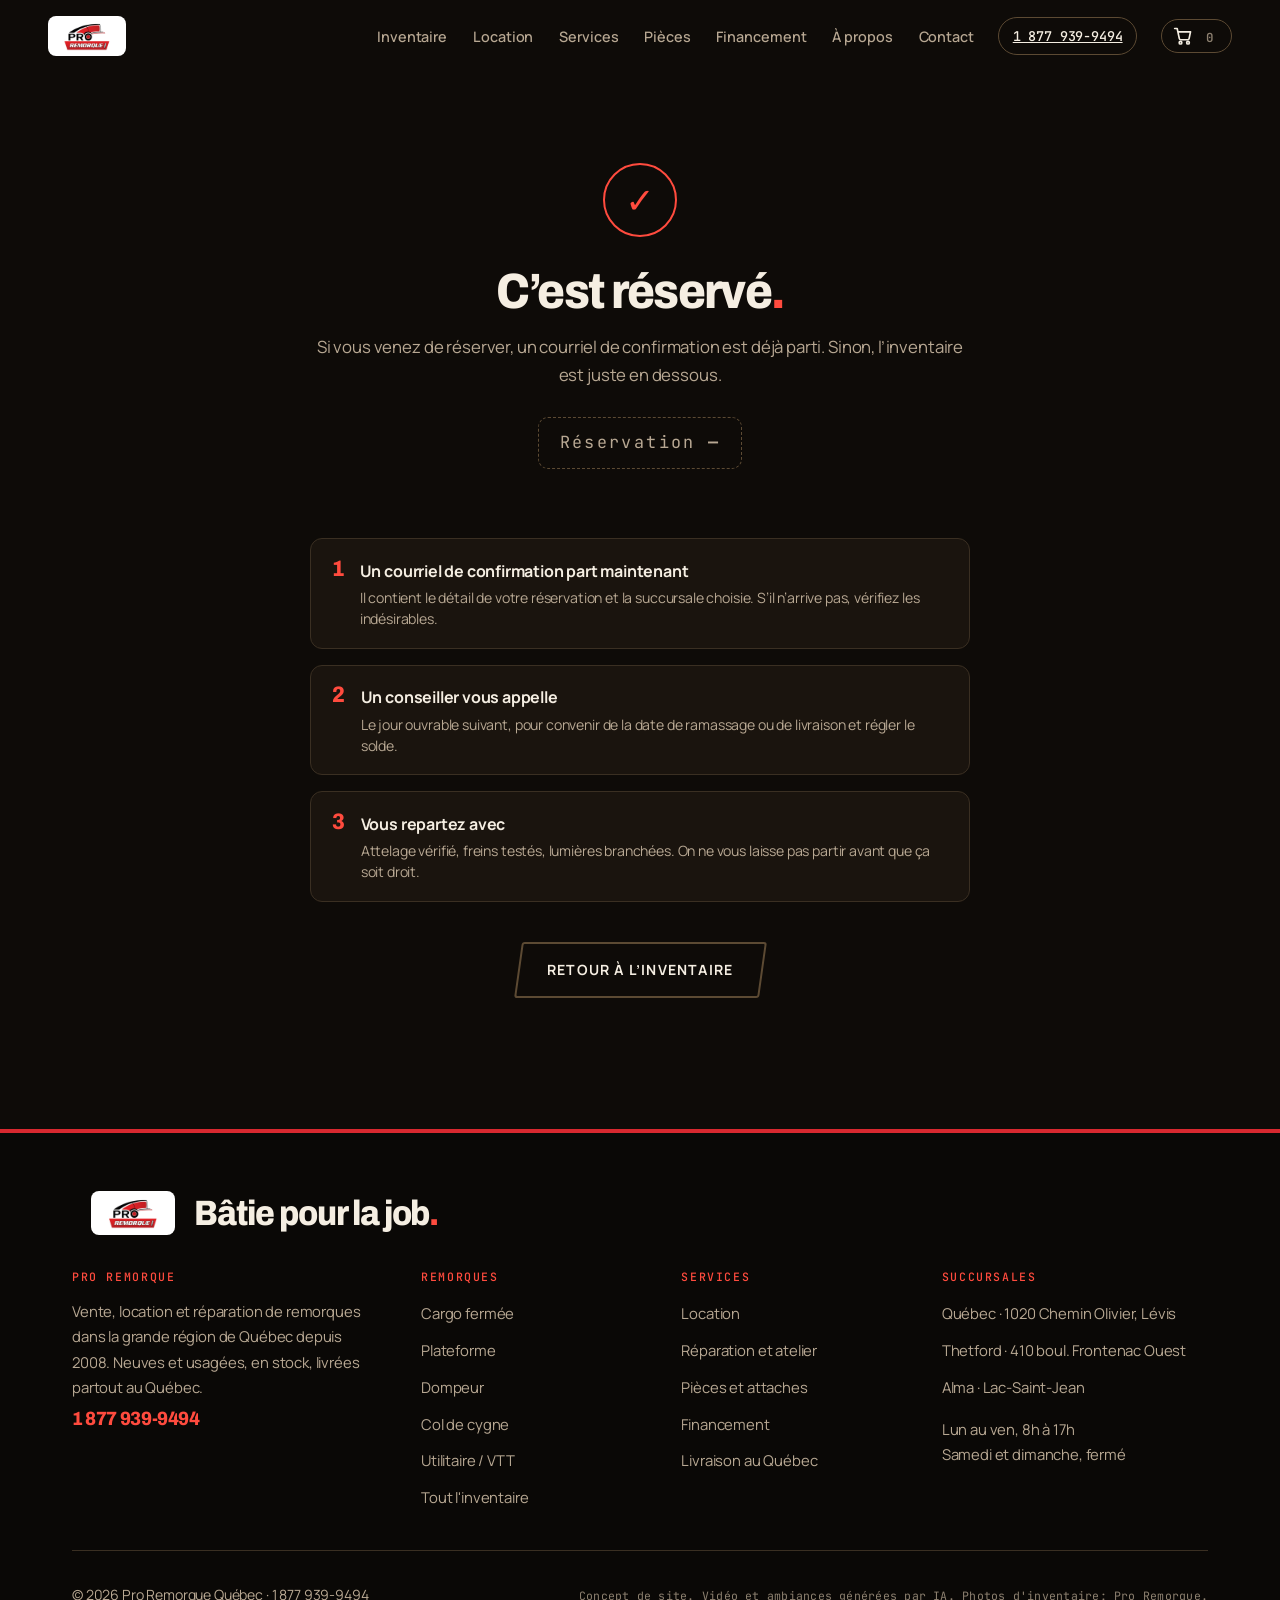
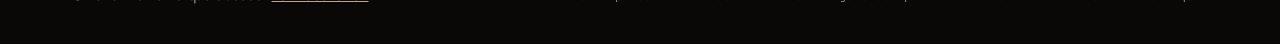
<file: merci.html>
<!doctype html>
<html lang="fr-CA">
<head>
<meta charset="utf-8">
<meta name="viewport" content="width=device-width, initial-scale=1">
<title>Réservation confirmée | Pro Remorque Québec</title>
<meta name="description" content="Votre réservation est enregistrée. Un conseiller Pro Remorque vous rappelle le jour ouvrable suivant.">
<meta name="theme-color" content="#0e0b08">
<!-- DEPLOY STEP: remplacer https://www.proremorque.com/ par l'URL live dans canonical + og:url + og:image -->
<link rel="canonical" href="https://www.proremorque.com/merci.html">
<meta property="og:title" content="Réservation confirmée | Pro Remorque Québec">
<meta property="og:description" content="Votre réservation est enregistrée. Un conseiller Pro Remorque vous rappelle le jour ouvrable suivant.">
<meta property="og:type" content="website">
<meta property="og:locale" content="fr_CA">
<meta property="og:site_name" content="Pro Remorque Québec">
<meta property="og:url" content="https://www.proremorque.com/merci.html">
<meta property="og:image" content="https://www.proremorque.com/assets/atelier.jpg">
<meta name="twitter:card" content="summary_large_image">
<link rel="icon" href="data:image/svg+xml,%3Csvg xmlns='http://www.w3.org/2000/svg' viewBox='0 0 64 64'%3E%3Crect width='64' height='64' rx='12' fill='%23ffffff'/%3E%3Cpath d='M10 30 q22 -20 44 -8 l0 8 z' fill='%23d7282f'/%3E%3Ccircle cx='32' cy='40' r='12' fill='%23151312'/%3E%3Ccircle cx='32' cy='40' r='5' fill='%23d7282f'/%3E%3C/svg%3E">
<link rel="preload" as="font" type="font/woff2" href="assets/fonts/archivo-latin.woff2" crossorigin>
<link rel="preload" as="font" type="font/woff2" href="assets/fonts/manrope-latin.woff2" crossorigin>
<link rel="stylesheet" href="assets/site.css">
<link rel="stylesheet" href="assets/shop.css">
<meta name="robots" content="noindex">
</head>
<body>
<noscript><style>
body,.rv,.in .rv,.band{opacity:1!important;transform:none!important}
.cat .ph::before,.svc-media::before,.veh .ph::before{display:none}
.cat .ph img,.svc-media img{transform:none}
.stage{display:none}.hero{height:auto}.hero-static{display:flex}
.progress,.cur-dot,.cur-ring,.nav-toggle{display:none}
.nav-panel{display:flex}
</style></noscript>
<a class="skip" href="#main">Aller au contenu</a>
<div class="progress" aria-hidden="true"></div>
<div class="env" aria-hidden="true">
  <div class="env-glow"></div>
  <div class="grain"></div>
</div>
<nav class="nav" aria-label="Navigation principale">
  <a class="brand" href="index.html" aria-label="Pro Remorque, accueil">
    <span class="brand-badge"><picture><source srcset="assets/logo.webp" type="image/webp"><img src="assets/logo.png" alt="Pro Remorque" width="640" height="320"></picture></span>
  </a>
  <button class="nav-toggle" id="nav-toggle" type="button" aria-expanded="false" aria-controls="nav-panel">
    <span class="bars" aria-hidden="true"><i></i><i></i><i></i></span>Menu
  </button>
  <div class="nav-panel" id="nav-panel">
    <ul class="nav-links">
      <li><a href="inventaire.html">Inventaire</a></li>
      <li><a href="location.html">Location</a></li>
      <li><a href="services.html">Services</a></li>
      <li><a href="pieces.html">Pièces</a></li>
      <li><a href="financement.html">Financement</a></li>
      <li><a href="a-propos.html">À propos</a></li>
      <li><a href="contact.html">Contact</a></li>
    </ul>
    <a class="nav-tel" href="tel:+18779399494">1 877 939-9494</a>
  </div>
</nav><main id="main" tabindex="-1">
<section class="sect">
  <div class="wrap">
    <div class="merci">
      <div class="merci-ico" aria-hidden="true">✓</div>
      <h1>C’est réservé<span class="dot-red">.</span></h1>
      <p id="merci-ligne">Votre remorque porte votre nom. On ne la montre plus à personne d’autre.</p>
      <p class="merci-num">Réservation <b id="merci-num">—</b></p>
      <ul class="merci-suite">
        <li><span class="n">1</span><div><b>Un courriel de confirmation part maintenant</b><p>Il contient le détail de votre réservation et la succursale choisie. S’il n’arrive pas, vérifiez les indésirables.</p></div></li>
        <li><span class="n">2</span><div><b>Un conseiller vous appelle</b><p>Le jour ouvrable suivant, pour convenir de la date de ramassage ou de livraison et régler le solde.</p></div></li>
        <li><span class="n">3</span><div><b>Vous repartez avec</b><p>Attelage vérifié, freins testés, lumières branchées. On ne vous laisse pas partir avant que ça soit droit.</p></div></li>
      </ul>
      <p style="margin-top:2.5rem"><a class="btn btn-ghost" href="inventaire.html"><span>Retour à l’inventaire</span></a></p>
    </div>
  </div>
</section>
</main>
<footer>
  <div class="foot-brand">
    <picture><source srcset="assets/logo.webp" type="image/webp"><img src="assets/logo.png" alt="" aria-hidden="true" width="640" height="320"></picture>
    <strong>Bâtie pour la job<span class="dot-red">.</span></strong>
  </div>
  <div class="foot-grid">
    <div>
      <h2 class="foot-h">Pro Remorque</h2>
      <p>Vente, location et réparation de remorques dans la grande région de Québec depuis 2008. Neuves et usagées, en stock, livrées partout au Québec.</p>
      <a class="tel" href="tel:+18779399494">1 877 939-9494</a>
    </div>
    <div>
      <h2 class="foot-h">Remorques</h2>
      <ul>
        <li><a href="inventaire.html#cargo">Cargo fermée</a></li>
        <li><a href="inventaire.html#plateforme">Plateforme</a></li>
        <li><a href="inventaire.html#dompeur">Dompeur</a></li>
        <li><a href="inventaire.html#goose">Col de cygne</a></li>
        <li><a href="inventaire.html#utilitaire">Utilitaire / VTT</a></li>
        <li><a href="inventaire.html">Tout l'inventaire</a></li>
      </ul>
    </div>
    <div>
      <h2 class="foot-h">Services</h2>
      <ul>
        <li><a href="location.html">Location</a></li>
        <li><a href="services.html">Réparation et atelier</a></li>
        <li><a href="pieces.html">Pièces et attaches</a></li>
        <li><a href="financement.html">Financement</a></li>
        <li><a href="services.html#livraison">Livraison au Québec</a></li>
      </ul>
    </div>
    <div>
      <h2 class="foot-h">Succursales</h2>
      <ul>
        <li><a href="contact.html#quebec">Québec · 1020 Chemin Olivier, Lévis</a></li>
        <li><a href="contact.html#thetford">Thetford · 410 boul. Frontenac Ouest</a></li>
        <li><a href="contact.html#alma">Alma · Lac-Saint-Jean</a></li>
      </ul>
      <p style="margin-top:1rem">Lun au ven, 8h à 17h<br>Samedi et dimanche, fermé</p>
    </div>
  </div>
  <div class="wrap">
    <p>© <span id="yr">2026</span> Pro Remorque Québec · <a href="tel:+18779399494" style="color:inherit">1 877 939-9494</a></p>
    <p class="note">Concept de site. Vidéo et ambiances générées par IA. Photos d'inventaire: Pro Remorque.</p>
  </div>
</footer>
<!-- barre d'action mobile: toujours a portee de pouce -->
<div class="callbar" aria-label="Actions rapides">
  <a class="cb cb-tel" href="tel:+18779399494"><svg width="17" height="17" viewBox="0 0 24 24" fill="none" stroke="currentColor" stroke-width="2" stroke-linecap="round" aria-hidden="true"><path d="M22 16.9v3a2 2 0 0 1-2.2 2 19.8 19.8 0 0 1-8.6-3.1 19.5 19.5 0 0 1-6-6A19.8 19.8 0 0 1 2.1 4.2 2 2 0 0 1 4.1 2h3a2 2 0 0 1 2 1.7c.1 1 .4 1.9.7 2.8a2 2 0 0 1-.5 2.1L8.1 9.9a16 16 0 0 0 6 6l1.3-1.3a2 2 0 0 1 2.1-.4c.9.3 1.8.6 2.8.7a2 2 0 0 1 1.7 2z"/></svg><span>Appeler</span></a>
  <a class="cb cb-inv" href="inventaire.html"><svg width="17" height="17" viewBox="0 0 24 24" fill="none" stroke="currentColor" stroke-width="2" stroke-linecap="round" stroke-linejoin="round" aria-hidden="true"><path d="M3 17h1a2 2 0 0 0 4 0h8a2 2 0 0 0 4 0h1v-5l-3-4h-4V6H3z"/></svg><span>Inventaire</span></a>
</div>

<div class="cur-ring" aria-hidden="true"></div>
<div class="cur-dot" aria-hidden="true"></div>
<script src="assets/site.js" defer></script>
<script src="assets/data/catalogue.js"></script>
<script src="assets/shop.js"></script>
<script src="assets/merci.js" defer></script>
</body>
</html>
</file>
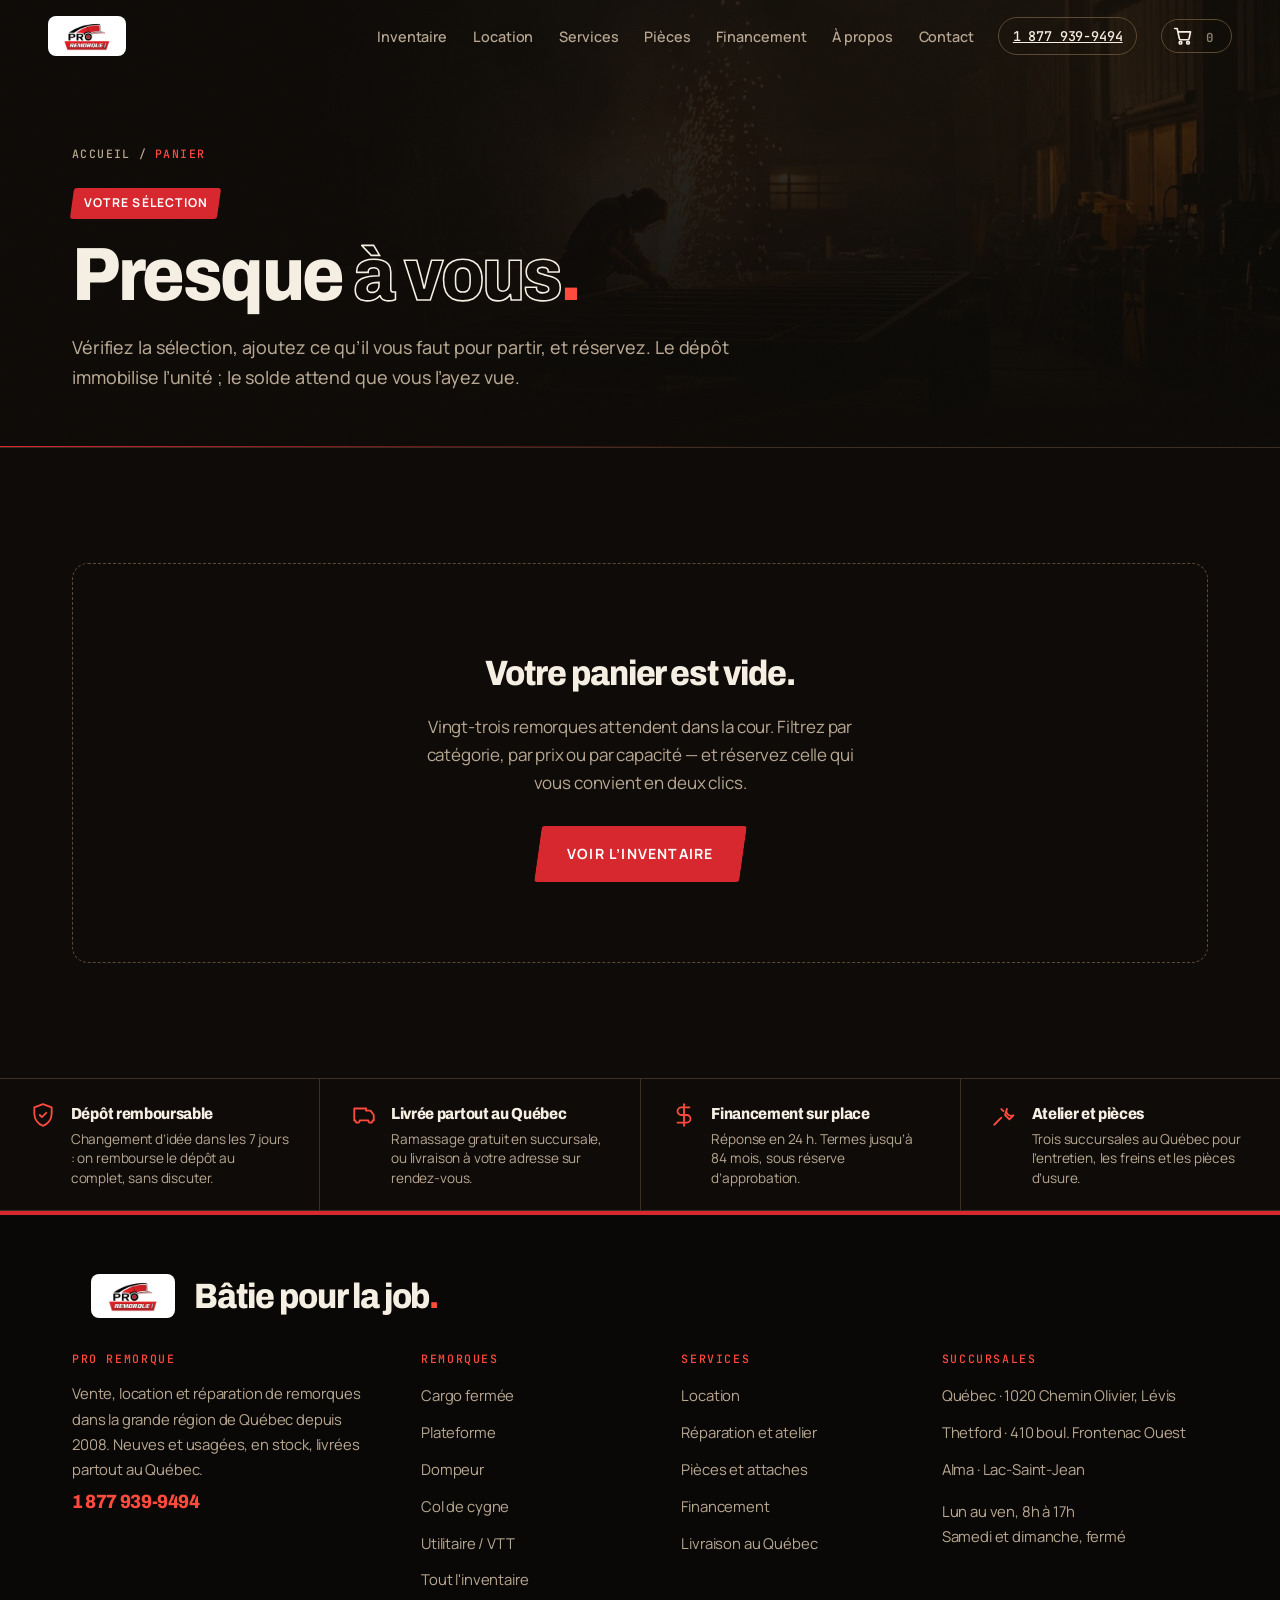
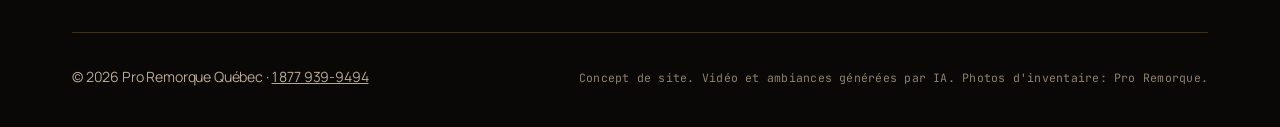
<file: panier.html>
<!doctype html>
<html lang="fr-CA">
<head>
<meta charset="utf-8">
<meta name="viewport" content="width=device-width, initial-scale=1">
<title>Votre panier | Pro Remorque Québec</title>
<meta name="description" content="Votre sélection de remorques et d’accessoires. Réservation avec dépôt remboursable de 500 $ par unité.">
<meta name="theme-color" content="#0e0b08">
<!-- DEPLOY STEP: remplacer https://www.proremorque.com/ par l'URL live dans canonical + og:url + og:image -->
<link rel="canonical" href="https://www.proremorque.com/panier.html">
<meta property="og:title" content="Votre panier | Pro Remorque Québec">
<meta property="og:description" content="Votre sélection de remorques et d’accessoires. Réservation avec dépôt remboursable de 500 $ par unité.">
<meta property="og:type" content="website">
<meta property="og:locale" content="fr_CA">
<meta property="og:site_name" content="Pro Remorque Québec">
<meta property="og:url" content="https://www.proremorque.com/panier.html">
<meta property="og:image" content="https://www.proremorque.com/assets/atelier.jpg">
<meta name="twitter:card" content="summary_large_image">
<link rel="icon" href="data:image/svg+xml,%3Csvg xmlns='http://www.w3.org/2000/svg' viewBox='0 0 64 64'%3E%3Crect width='64' height='64' rx='12' fill='%23ffffff'/%3E%3Cpath d='M10 30 q22 -20 44 -8 l0 8 z' fill='%23d7282f'/%3E%3Ccircle cx='32' cy='40' r='12' fill='%23151312'/%3E%3Ccircle cx='32' cy='40' r='5' fill='%23d7282f'/%3E%3C/svg%3E">
<link rel="preload" as="font" type="font/woff2" href="assets/fonts/archivo-latin.woff2" crossorigin>
<link rel="preload" as="font" type="font/woff2" href="assets/fonts/manrope-latin.woff2" crossorigin>
<link rel="stylesheet" href="assets/site.css">
<link rel="stylesheet" href="assets/shop.css">
<meta name="robots" content="noindex">
</head>
<body>
<noscript><style>
body,.rv,.in .rv,.band{opacity:1!important;transform:none!important}
.cat .ph::before,.svc-media::before,.veh .ph::before{display:none}
.cat .ph img,.svc-media img{transform:none}
.stage{display:none}.hero{height:auto}.hero-static{display:flex}
.progress,.cur-dot,.cur-ring,.nav-toggle{display:none}
.nav-panel{display:flex}
</style></noscript>
<a class="skip" href="#main">Aller au contenu</a>
<div class="progress" aria-hidden="true"></div>
<div class="env" aria-hidden="true">
  <div class="env-glow"></div>
  <div class="grain"></div>
</div>
<nav class="nav" aria-label="Navigation principale">
  <a class="brand" href="index.html" aria-label="Pro Remorque, accueil">
    <span class="brand-badge"><picture><source srcset="assets/logo.webp" type="image/webp"><img src="assets/logo.png" alt="Pro Remorque" width="640" height="320"></picture></span>
  </a>
  <button class="nav-toggle" id="nav-toggle" type="button" aria-expanded="false" aria-controls="nav-panel">
    <span class="bars" aria-hidden="true"><i></i><i></i><i></i></span>Menu
  </button>
  <div class="nav-panel" id="nav-panel">
    <ul class="nav-links">
      <li><a href="inventaire.html">Inventaire</a></li>
      <li><a href="location.html">Location</a></li>
      <li><a href="services.html">Services</a></li>
      <li><a href="pieces.html">Pièces</a></li>
      <li><a href="financement.html">Financement</a></li>
      <li><a href="a-propos.html">À propos</a></li>
      <li><a href="contact.html">Contact</a></li>
    </ul>
    <a class="nav-tel" href="tel:+18779399494">1 877 939-9494</a>
  </div>
</nav><header class="phero">
  <div class="phero-media" aria-hidden="true"><picture><source srcset="assets/atelier.webp" type="image/webp"><img src="assets/atelier.jpg" alt="" width="1920" height="1080"></picture></div>
  <div class="wrap">
    <nav class="crumbs" aria-label="Fil d'Ariane">
      <a href="index.html">Accueil</a> <span aria-hidden="true">/</span> <span aria-current="page">Panier</span>
    </nav>
    <p class="sect-kicker" style="margin:1.5rem 0 0"><span class="tag"><span>Votre sélection</span></span></p>
    <h1>Presque <span class="hollow">à vous</span><span class="dot-red">.</span></h1>
    <p class="lede">Vérifiez la sélection, ajoutez ce qu’il vous faut pour partir, et réservez. Le dépôt immobilise l’unité&nbsp;; le solde attend que vous l’ayez vue.</p>
  </div>
</header>
<main id="main" tabindex="-1">
<section class="sect">
  <div class="wrap">
    <div id="panier-racine"></div>
  </div>
</section>
<section class="sect" id="addons-sect" hidden>
  <div class="wrap">
    <p class="sect-kicker"><span class="tag"><span>On oublie toujours</span></span></p>
    <h2>Ajoutez-les <span class="hollow">maintenant</span><span class="dot-red">.</span></h2>
    <div class="addons" id="addons"></div>
  </div>
</section>
</main>
<section class="trust" aria-label="Nos engagements">
  <div><svg class="ic" viewBox="0 0 24 24" fill="none" stroke="currentColor" stroke-width="1.7" stroke-linecap="round" stroke-linejoin="round" aria-hidden="true"><path d="M12 2 4 5v6c0 5 3.4 9.4 8 11 4.6-1.6 8-6 8-11V5z"/><path d="m9 12 2 2 4-4"/></svg>
    <div><b>Dépôt remboursable</b><p>Changement d’idée dans les 7 jours : on rembourse le dépôt au complet, sans discuter.</p></div></div>
  <div><svg class="ic" viewBox="0 0 24 24" fill="none" stroke="currentColor" stroke-width="1.7" stroke-linecap="round" stroke-linejoin="round" aria-hidden="true"><path d="M3 17h1a2 2 0 0 0 4 0h8a2 2 0 0 0 4 0h1v-5l-3-4h-4V6H3z"/></svg>
    <div><b>Livrée partout au Québec</b><p>Ramassage gratuit en succursale, ou livraison à votre adresse sur rendez-vous.</p></div></div>
  <div><svg class="ic" viewBox="0 0 24 24" fill="none" stroke="currentColor" stroke-width="1.7" stroke-linecap="round" stroke-linejoin="round" aria-hidden="true"><path d="M12 2v20M17 5H9.5a3.5 3.5 0 0 0 0 7h5a3.5 3.5 0 0 1 0 7H6"/></svg>
    <div><b>Financement sur place</b><p>Réponse en 24 h. Termes jusqu’à 84 mois, sous réserve d’approbation.</p></div></div>
  <div><svg class="ic" viewBox="0 0 24 24" fill="none" stroke="currentColor" stroke-width="1.7" stroke-linecap="round" stroke-linejoin="round" aria-hidden="true"><path d="M14.7 6.3a4.5 4.5 0 0 0 6 6L17 16l-4-4z"/><path d="m3 21 6.5-6.5"/><path d="m9.5 6.5 2 2"/></svg>
    <div><b>Atelier et pièces</b><p>Trois succursales au Québec pour l’entretien, les freins et les pièces d’usure.</p></div></div>
</section>
<footer>
  <div class="foot-brand">
    <picture><source srcset="assets/logo.webp" type="image/webp"><img src="assets/logo.png" alt="" aria-hidden="true" width="640" height="320"></picture>
    <strong>Bâtie pour la job<span class="dot-red">.</span></strong>
  </div>
  <div class="foot-grid">
    <div>
      <h2 class="foot-h">Pro Remorque</h2>
      <p>Vente, location et réparation de remorques dans la grande région de Québec depuis 2008. Neuves et usagées, en stock, livrées partout au Québec.</p>
      <a class="tel" href="tel:+18779399494">1 877 939-9494</a>
    </div>
    <div>
      <h2 class="foot-h">Remorques</h2>
      <ul>
        <li><a href="inventaire.html#cargo">Cargo fermée</a></li>
        <li><a href="inventaire.html#plateforme">Plateforme</a></li>
        <li><a href="inventaire.html#dompeur">Dompeur</a></li>
        <li><a href="inventaire.html#goose">Col de cygne</a></li>
        <li><a href="inventaire.html#utilitaire">Utilitaire / VTT</a></li>
        <li><a href="inventaire.html">Tout l'inventaire</a></li>
      </ul>
    </div>
    <div>
      <h2 class="foot-h">Services</h2>
      <ul>
        <li><a href="location.html">Location</a></li>
        <li><a href="services.html">Réparation et atelier</a></li>
        <li><a href="pieces.html">Pièces et attaches</a></li>
        <li><a href="financement.html">Financement</a></li>
        <li><a href="services.html#livraison">Livraison au Québec</a></li>
      </ul>
    </div>
    <div>
      <h2 class="foot-h">Succursales</h2>
      <ul>
        <li><a href="contact.html#quebec">Québec · 1020 Chemin Olivier, Lévis</a></li>
        <li><a href="contact.html#thetford">Thetford · 410 boul. Frontenac Ouest</a></li>
        <li><a href="contact.html#alma">Alma · Lac-Saint-Jean</a></li>
      </ul>
      <p style="margin-top:1rem">Lun au ven, 8h à 17h<br>Samedi et dimanche, fermé</p>
    </div>
  </div>
  <div class="wrap">
    <p>© <span id="yr">2026</span> Pro Remorque Québec · <a href="tel:+18779399494" style="color:inherit">1 877 939-9494</a></p>
    <p class="note">Concept de site. Vidéo et ambiances générées par IA. Photos d'inventaire: Pro Remorque.</p>
  </div>
</footer>
<!-- barre d'action mobile: toujours a portee de pouce -->
<div class="callbar" aria-label="Actions rapides">
  <a class="cb cb-tel" href="tel:+18779399494"><svg width="17" height="17" viewBox="0 0 24 24" fill="none" stroke="currentColor" stroke-width="2" stroke-linecap="round" aria-hidden="true"><path d="M22 16.9v3a2 2 0 0 1-2.2 2 19.8 19.8 0 0 1-8.6-3.1 19.5 19.5 0 0 1-6-6A19.8 19.8 0 0 1 2.1 4.2 2 2 0 0 1 4.1 2h3a2 2 0 0 1 2 1.7c.1 1 .4 1.9.7 2.8a2 2 0 0 1-.5 2.1L8.1 9.9a16 16 0 0 0 6 6l1.3-1.3a2 2 0 0 1 2.1-.4c.9.3 1.8.6 2.8.7a2 2 0 0 1 1.7 2z"/></svg><span>Appeler</span></a>
  <a class="cb cb-inv" href="inventaire.html"><svg width="17" height="17" viewBox="0 0 24 24" fill="none" stroke="currentColor" stroke-width="2" stroke-linecap="round" stroke-linejoin="round" aria-hidden="true"><path d="M3 17h1a2 2 0 0 0 4 0h8a2 2 0 0 0 4 0h1v-5l-3-4h-4V6H3z"/></svg><span>Inventaire</span></a>
</div>

<div class="cur-ring" aria-hidden="true"></div>
<div class="cur-dot" aria-hidden="true"></div>
<script src="assets/site.js" defer></script>
<script src="assets/data/catalogue.js"></script>
<script src="assets/shop.js"></script>
<script src="assets/panier.js" defer></script>
</body>
</html>
</file>
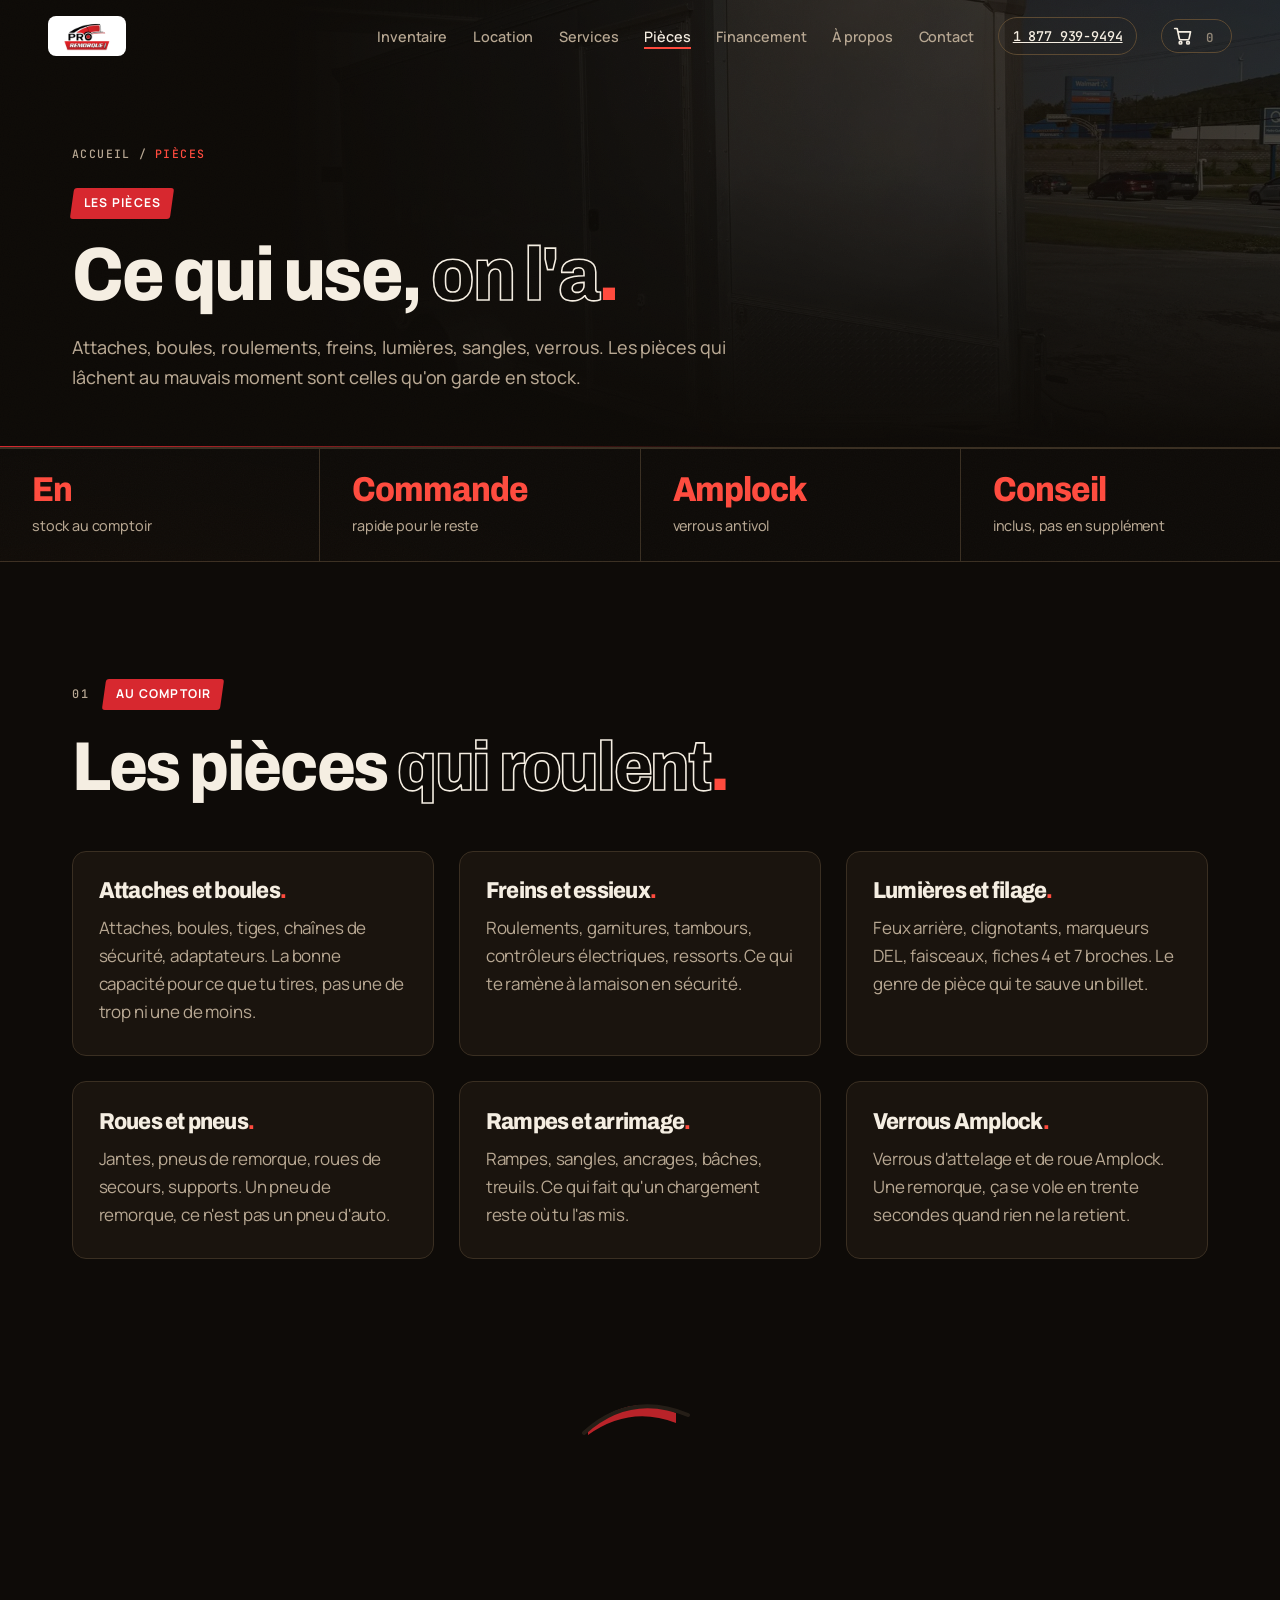
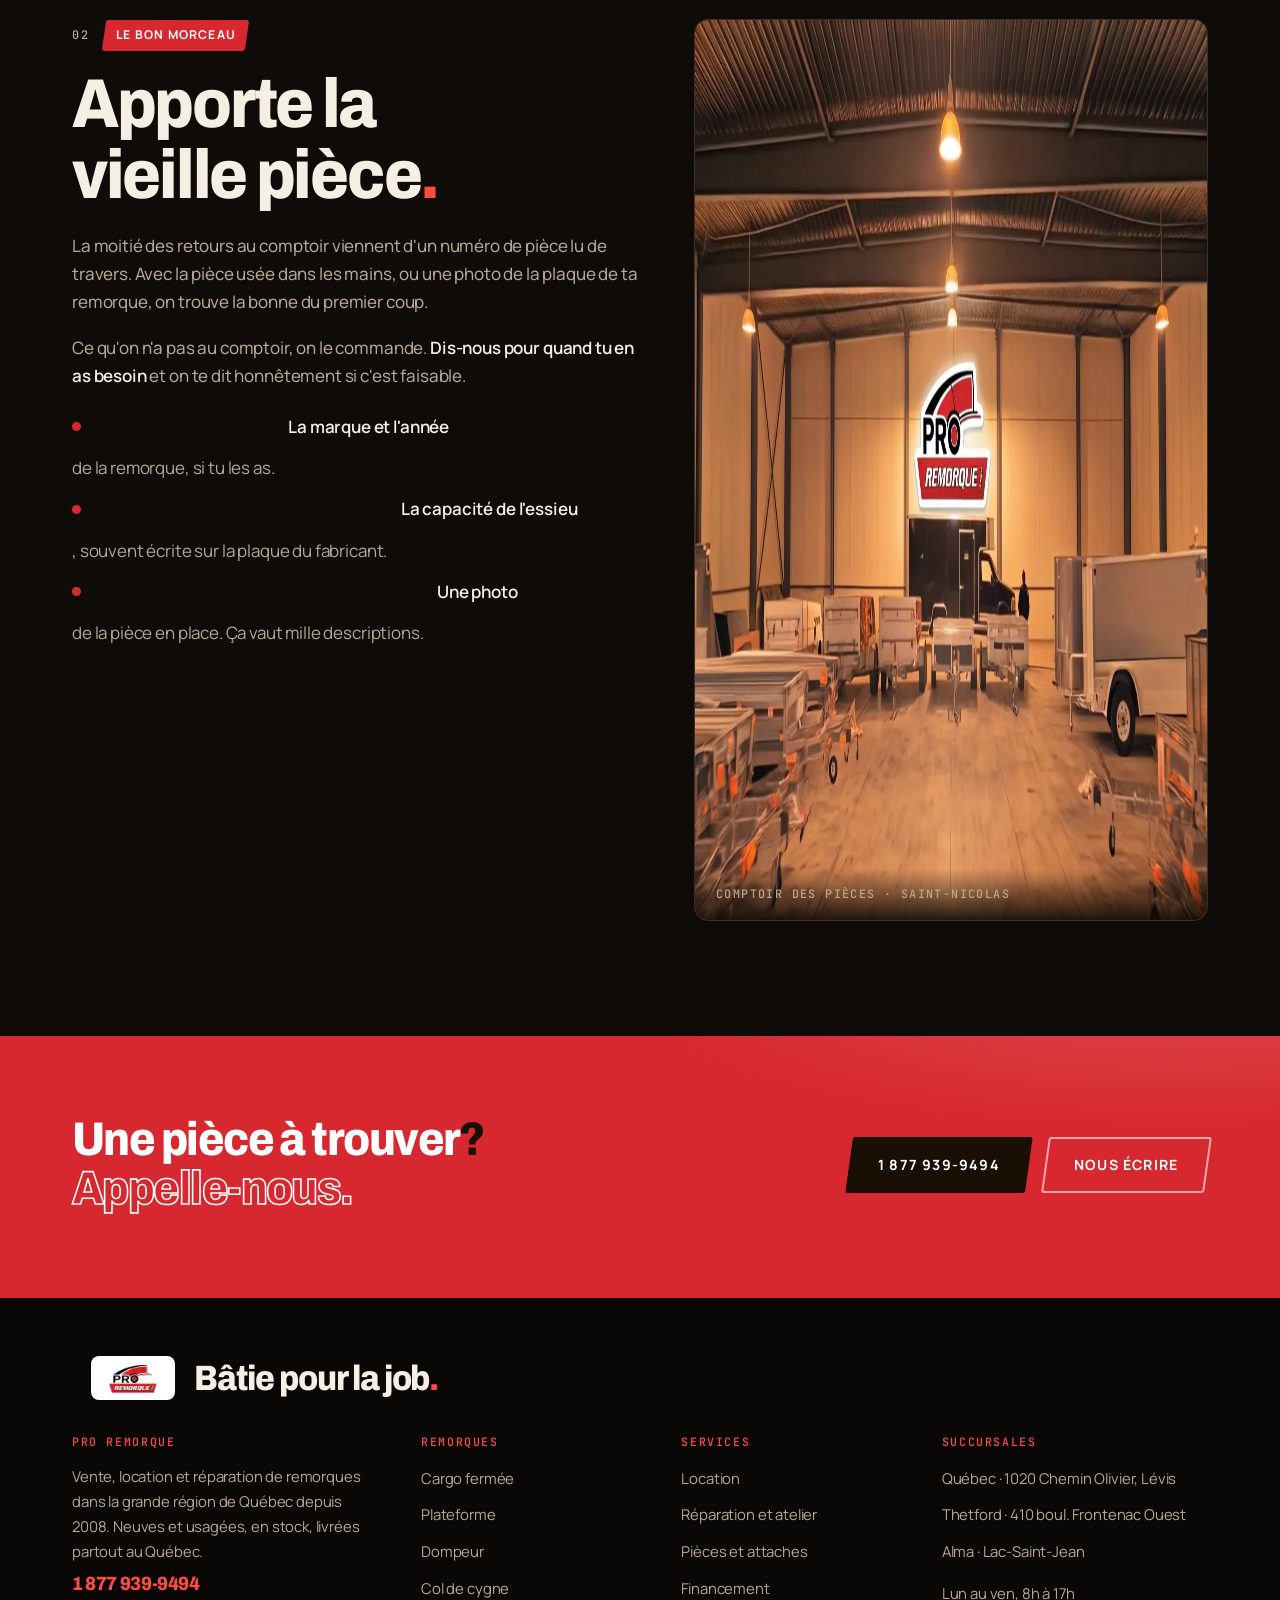
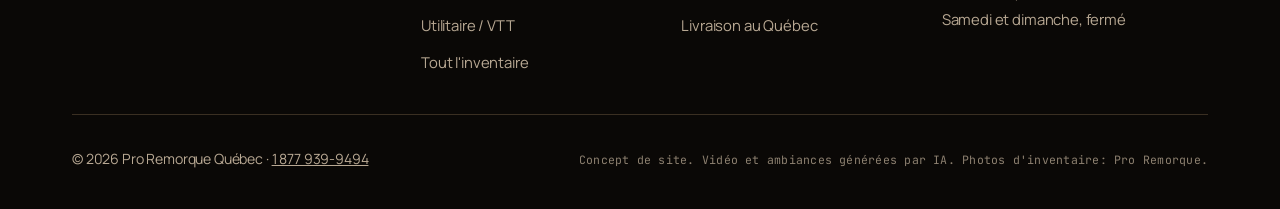
<file: pieces.html>
<!doctype html>
<html lang="fr-CA">
<head>
<meta charset="utf-8">
<meta name="viewport" content="width=device-width, initial-scale=1">
<title>Pièces et attaches de remorque | Pro Remorque Québec</title>
<meta name="description" content="Pièces de remorque en stock: attaches, boules, freins, roulements, essieux, lumières, filage, rampes, sangles et verrous Amplock. Lévis, Thetford, Alma.">
<meta name="theme-color" content="#0e0b08">
<!-- DEPLOY STEP: remplacer https://www.proremorque.com/ par l'URL live dans canonical + og:url + og:image -->
<link rel="canonical" href="https://www.proremorque.com/pieces.html">
<meta property="og:title" content="Pièces et attaches de remorque | Pro Remorque Québec">
<meta property="og:description" content="Pièces de remorque en stock: attaches, boules, freins, roulements, essieux, lumières, filage, rampes, sangles et verrous Amplock. Lévis, Thetford, Alma.">
<meta property="og:type" content="website">
<meta property="og:locale" content="fr_CA">
<meta property="og:site_name" content="Pro Remorque Québec">
<meta property="og:url" content="https://www.proremorque.com/pieces.html">
<meta property="og:image" content="https://www.proremorque.com/assets/cat-fermee.jpg">
<meta name="twitter:card" content="summary_large_image">
<link rel="icon" href="data:image/svg+xml,%3Csvg xmlns='http://www.w3.org/2000/svg' viewBox='0 0 64 64'%3E%3Crect width='64' height='64' rx='12' fill='%23ffffff'/%3E%3Cpath d='M10 30 q22 -20 44 -8 l0 8 z' fill='%23d7282f'/%3E%3Ccircle cx='32' cy='40' r='12' fill='%23151312'/%3E%3Ccircle cx='32' cy='40' r='5' fill='%23d7282f'/%3E%3C/svg%3E">
<link rel="preload" as="font" type="font/woff2" href="assets/fonts/archivo-latin.woff2" crossorigin>
<link rel="preload" as="font" type="font/woff2" href="assets/fonts/manrope-latin.woff2" crossorigin>
<link rel="stylesheet" href="assets/site.css">
<link rel="stylesheet" href="assets/shop.css">


<script type="application/ld+json">
{
 "@context": "https://schema.org",
 "@graph": [
  {
   "@id": "https://www.proremorque.com/#org",
   "@type": "AutoDealer",
   "name": "Pro Remorque Québec",
   "url": "https://www.proremorque.com/"
  },
  {
   "@type": "BreadcrumbList",
   "itemListElement": [
    {
     "@type": "ListItem",
     "position": 1,
     "name": "Accueil",
     "item": "https://www.proremorque.com/"
    },
    {
     "@type": "ListItem",
     "position": 2,
     "name": "Pièces",
     "item": "https://www.proremorque.com/pieces.html"
    }
   ]
  }
 ]
}
</script>
</head>
<body>
<noscript><style>
body,.rv,.in .rv,.band{opacity:1!important;transform:none!important}
.cat .ph::before,.svc-media::before,.veh .ph::before{display:none}
.cat .ph img,.svc-media img{transform:none}
.stage{display:none}.hero{height:auto}.hero-static{display:flex}
.progress,.cur-dot,.cur-ring,.nav-toggle{display:none}
.nav-panel{display:flex}
</style></noscript>
<a class="skip" href="#main">Aller au contenu</a>
<div class="progress" aria-hidden="true"></div>
<div class="env" aria-hidden="true">
  <div class="env-glow"></div>
  <div class="grain"></div>
</div>
<nav class="nav" aria-label="Navigation principale">
  <a class="brand" href="index.html" aria-label="Pro Remorque, accueil">
    <span class="brand-badge"><picture><source srcset="assets/logo.webp" type="image/webp"><img src="assets/logo.png" alt="Pro Remorque" width="640" height="320"></picture></span>
  </a>
  <button class="nav-toggle" id="nav-toggle" type="button" aria-expanded="false" aria-controls="nav-panel">
    <span class="bars" aria-hidden="true"><i></i><i></i><i></i></span>Menu
  </button>
  <div class="nav-panel" id="nav-panel">
    <ul class="nav-links">
      <li><a href="inventaire.html">Inventaire</a></li>
      <li><a href="location.html">Location</a></li>
      <li><a href="services.html">Services</a></li>
      <li><a href="pieces.html" aria-current="page">Pièces</a></li>
      <li><a href="financement.html">Financement</a></li>
      <li><a href="a-propos.html">À propos</a></li>
      <li><a href="contact.html">Contact</a></li>
    </ul>
    <a class="nav-tel" href="tel:+18779399494">1 877 939-9494</a>
  </div>
</nav>
<header class="phero">
  <div class="phero-media" aria-hidden="true"><picture><source srcset="assets/cat-fermee.webp" type="image/webp"><img src="assets/cat-fermee.jpg" alt="" width="1920" height="1080"></picture></div>
  <div class="wrap">
    <nav class="crumbs" aria-label="Fil d'Ariane">
      <a href="index.html">Accueil</a> <span aria-hidden="true">/</span> <span aria-current="page">Pièces</span>
    </nav>
    <p class="sect-kicker" style="margin:1.5rem 0 0"><span class="tag"><span>Les pièces</span></span></p>
    <h1>Ce qui use, <span class="hollow">on l'a</span><span class="dot-red">.</span></h1>
    <p class="lede">Attaches, boules, roulements, freins, lumières, sangles, verrous. Les pièces qui lâchent au mauvais moment sont celles qu'on garde en stock.</p>
    
  </div>
</header><section class="factbar"><div><b>En</b><span>stock au comptoir</span></div><div><b>Commande</b><span>rapide pour le reste</span></div><div><b>Amplock</b><span>verrous antivol</span></div><div><b>Conseil</b><span>inclus, pas en supplément</span></div></section>
<main id="main" tabindex="-1">
<section class="sect reveal" aria-labelledby="pc-h">
  <div class="wrap">
    <p class="sect-kicker rv"><span class="sect-num">01</span><span class="tag"><span>Au comptoir</span></span></p>
    <h2 id="pc-h" class="rv">Les pièces <span class="hollow">qui roulent</span><span class="dot-red">.</span></h2>
    <div class="cols">
      <article class="block rv"><h3>Attaches et boules<span class="dot-red">.</span></h3>
        <p>Attaches, boules, tiges, chaînes de sécurité, adaptateurs. La bonne capacité pour ce que tu tires, pas une de trop ni une de moins.</p></article>
      <article class="block rv"><h3>Freins et essieux<span class="dot-red">.</span></h3>
        <p>Roulements, garnitures, tambours, contrôleurs électriques, ressorts. Ce qui te ramène à la maison en sécurité.</p></article>
      <article class="block rv"><h3>Lumières et filage<span class="dot-red">.</span></h3>
        <p>Feux arrière, clignotants, marqueurs DEL, faisceaux, fiches 4 et 7 broches. Le genre de pièce qui te sauve un billet.</p></article>
      <article class="block rv"><h3>Roues et pneus<span class="dot-red">.</span></h3>
        <p>Jantes, pneus de remorque, roues de secours, supports. Un pneu de remorque, ce n'est pas un pneu d'auto.</p></article>
      <article class="block rv"><h3>Rampes et arrimage<span class="dot-red">.</span></h3>
        <p>Rampes, sangles, ancrages, bâches, treuils. Ce qui fait qu'un chargement reste où tu l'as mis.</p></article>
      <article class="block rv"><h3>Verrous Amplock<span class="dot-red">.</span></h3>
        <p>Verrous d'attelage et de roue Amplock. Une remorque, ça se vole en trente secondes quand rien ne la retient.</p></article>
    </div>
  </div>
</section>

<div class="fender" aria-hidden="true"><svg viewBox="0 0 120 44" fill="none"><path d="M8 36 q42 -38 88 -16 l0 10 q-46 -18 -88 12 z" fill="var(--accent-deep)"/><path d="M4 40 q46 -42 104 -18" stroke="#2a221a" stroke-width="4" stroke-linecap="round"/></svg></div>

<section class="sect reveal" aria-labelledby="pc2-h">
  <div class="wrap split2">
    <div class="prose rv">
      <p class="sect-kicker"><span class="sect-num">02</span><span class="tag"><span>Le bon morceau</span></span></p>
      <h2 id="pc2-h">Apporte la vieille pièce<span class="dot-red">.</span></h2>
      <p>La moitié des retours au comptoir viennent d'un numéro de pièce lu de travers. Avec la pièce usée dans les mains, ou une photo de la plaque de ta remorque, on trouve la bonne du premier coup.</p>
      <p>Ce qu'on n'a pas au comptoir, on le commande. <strong>Dis-nous pour quand tu en as besoin</strong> et on te dit honnêtement si c'est faisable.</p>
      <ul class="checklist">
        <li><b>La marque et l'année</b> de la remorque, si tu les as.</li>
        <li><b>La capacité de l'essieu</b>, souvent écrite sur la plaque du fabricant.</li>
        <li><b>Une photo</b> de la pièce en place. Ça vaut mille descriptions.</li>
      </ul>
    </div>
    <figure class="figure rv">
      <picture><source srcset="assets/hero-ending.webp" type="image/webp"><img src="assets/hero-ending.jpg" alt="Salle de montre Pro Remorque, rangées de remorques sous l'enseigne" loading="lazy" decoding="async" width="1600" height="900"></picture>
      <figcaption>Comptoir des pièces · Saint-Nicolas</figcaption>
    </figure>
  </div>
</section>
</main>
<section class="cta-band">
  <div class="wrap">
    <h2>Une pièce à trouver<span class="dot-red">?</span> <span class="hollow">Appelle-nous.</span></h2>
    <div class="cta-row" style="display:flex;gap:1rem;flex-wrap:wrap">
      <a class="btn btn-solid" href="tel:+18779399494"><span>1 877 939-9494</span></a>
      <a class="btn btn-ghost" href="contact.html"><span>Nous écrire</span></a>
    </div>
  </div>
</section>
<footer>
  <div class="foot-brand">
    <picture><source srcset="assets/logo.webp" type="image/webp"><img src="assets/logo.png" alt="" aria-hidden="true" width="640" height="320"></picture>
    <strong>Bâtie pour la job<span class="dot-red">.</span></strong>
  </div>
  <div class="foot-grid">
    <div>
      <h2 class="foot-h">Pro Remorque</h2>
      <p>Vente, location et réparation de remorques dans la grande région de Québec depuis 2008. Neuves et usagées, en stock, livrées partout au Québec.</p>
      <a class="tel" href="tel:+18779399494">1 877 939-9494</a>
    </div>
    <div>
      <h2 class="foot-h">Remorques</h2>
      <ul>
        <li><a href="inventaire.html#cargo">Cargo fermée</a></li>
        <li><a href="inventaire.html#plateforme">Plateforme</a></li>
        <li><a href="inventaire.html#dompeur">Dompeur</a></li>
        <li><a href="inventaire.html#goose">Col de cygne</a></li>
        <li><a href="inventaire.html#utilitaire">Utilitaire / VTT</a></li>
        <li><a href="inventaire.html">Tout l'inventaire</a></li>
      </ul>
    </div>
    <div>
      <h2 class="foot-h">Services</h2>
      <ul>
        <li><a href="location.html">Location</a></li>
        <li><a href="services.html">Réparation et atelier</a></li>
        <li><a href="pieces.html">Pièces et attaches</a></li>
        <li><a href="financement.html">Financement</a></li>
        <li><a href="services.html#livraison">Livraison au Québec</a></li>
      </ul>
    </div>
    <div>
      <h2 class="foot-h">Succursales</h2>
      <ul>
        <li><a href="contact.html#quebec">Québec · 1020 Chemin Olivier, Lévis</a></li>
        <li><a href="contact.html#thetford">Thetford · 410 boul. Frontenac Ouest</a></li>
        <li><a href="contact.html#alma">Alma · Lac-Saint-Jean</a></li>
      </ul>
      <p style="margin-top:1rem">Lun au ven, 8h à 17h<br>Samedi et dimanche, fermé</p>
    </div>
  </div>
  <div class="wrap">
    <p>© <span id="yr">2026</span> Pro Remorque Québec · <a href="tel:+18779399494" style="color:inherit">1 877 939-9494</a></p>
    <p class="note">Concept de site. Vidéo et ambiances générées par IA. Photos d'inventaire: Pro Remorque.</p>
  </div>
</footer>
<!-- barre d'action mobile: toujours a portee de pouce -->
<div class="callbar" aria-label="Actions rapides">
  <a class="cb cb-tel" href="tel:+18779399494"><svg width="17" height="17" viewBox="0 0 24 24" fill="none" stroke="currentColor" stroke-width="2" stroke-linecap="round" aria-hidden="true"><path d="M22 16.9v3a2 2 0 0 1-2.2 2 19.8 19.8 0 0 1-8.6-3.1 19.5 19.5 0 0 1-6-6A19.8 19.8 0 0 1 2.1 4.2 2 2 0 0 1 4.1 2h3a2 2 0 0 1 2 1.7c.1 1 .4 1.9.7 2.8a2 2 0 0 1-.5 2.1L8.1 9.9a16 16 0 0 0 6 6l1.3-1.3a2 2 0 0 1 2.1-.4c.9.3 1.8.6 2.8.7a2 2 0 0 1 1.7 2z"/></svg><span>Appeler</span></a>
  <a class="cb cb-inv" href="inventaire.html"><svg width="17" height="17" viewBox="0 0 24 24" fill="none" stroke="currentColor" stroke-width="2" stroke-linecap="round" stroke-linejoin="round" aria-hidden="true"><path d="M3 17h1a2 2 0 0 0 4 0h8a2 2 0 0 0 4 0h1v-5l-3-4h-4V6H3z"/></svg><span>Inventaire</span></a>
</div>

<div class="cur-ring" aria-hidden="true"></div>
<div class="cur-dot" aria-hidden="true"></div>
<script src="assets/site.js" defer></script>
<script src="assets/data/catalogue.js"></script>
<script src="assets/shop.js"></script>
</body>
</html>
</file>
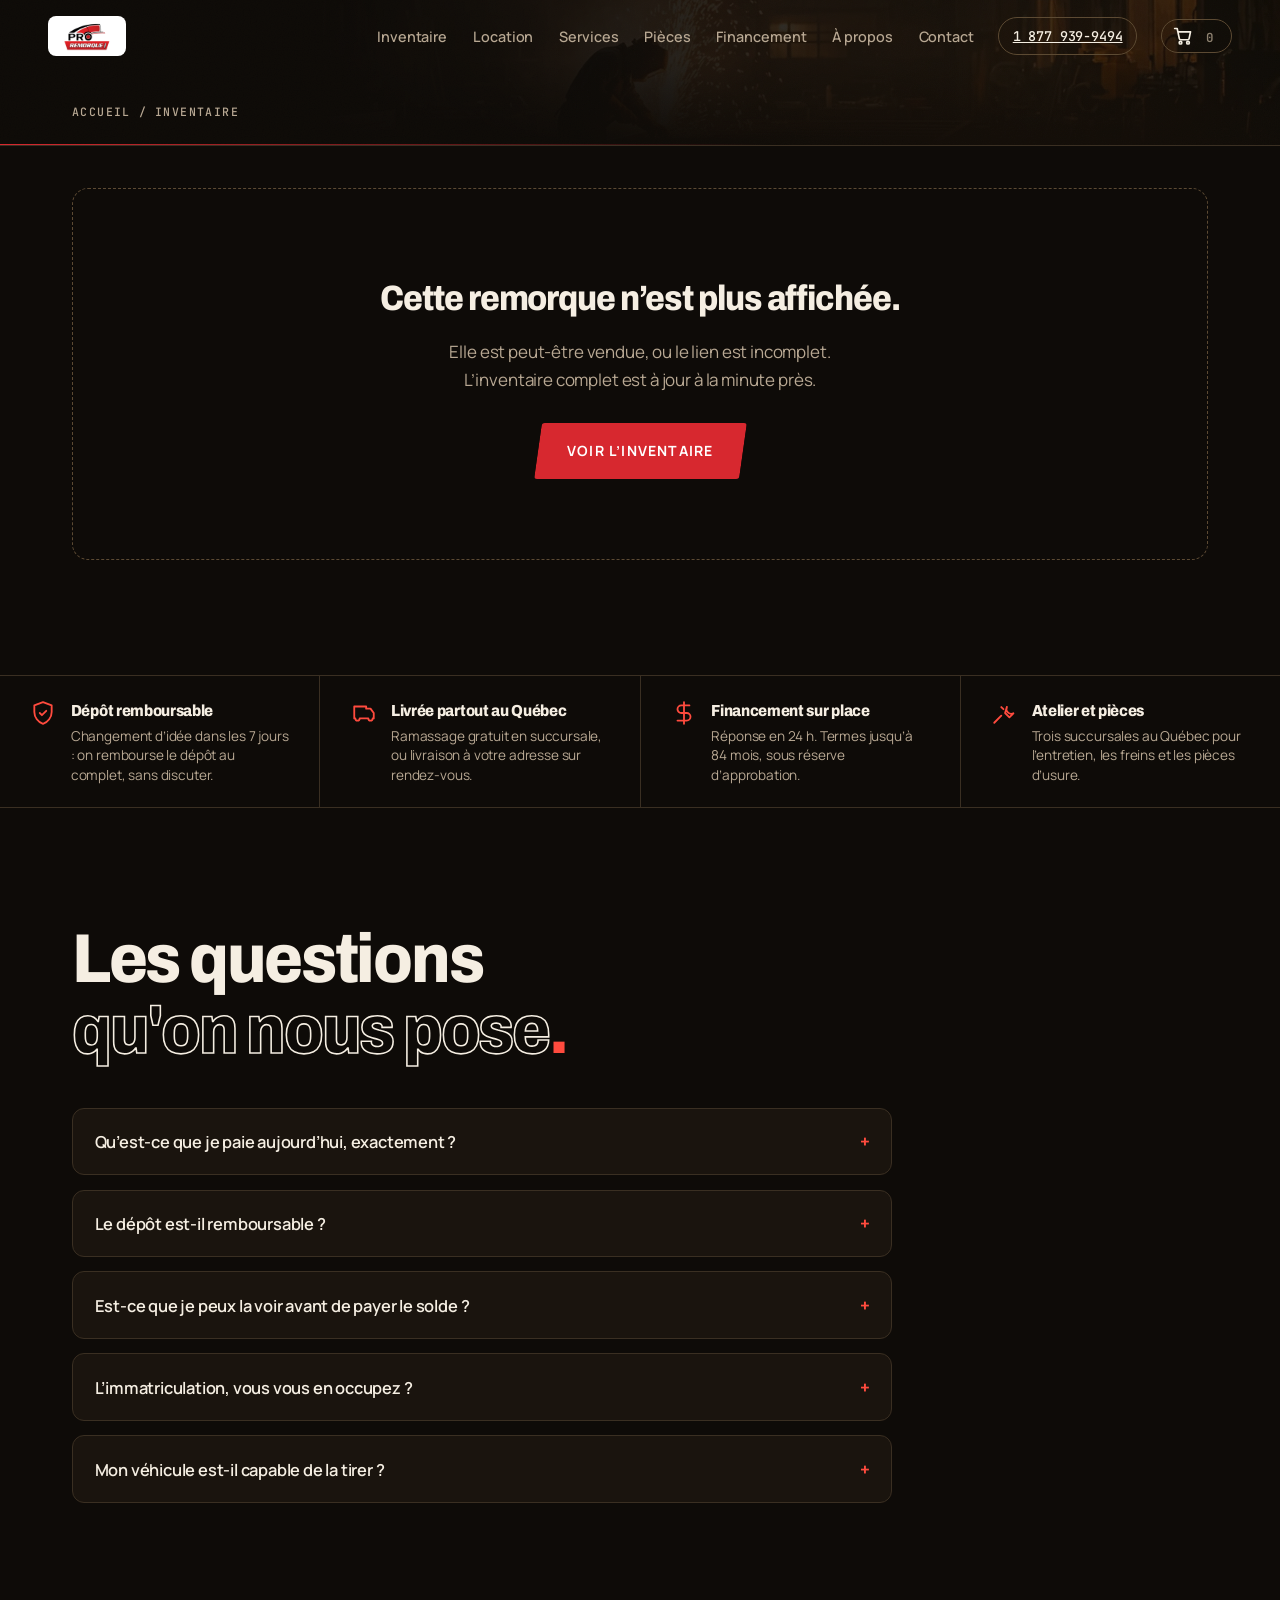
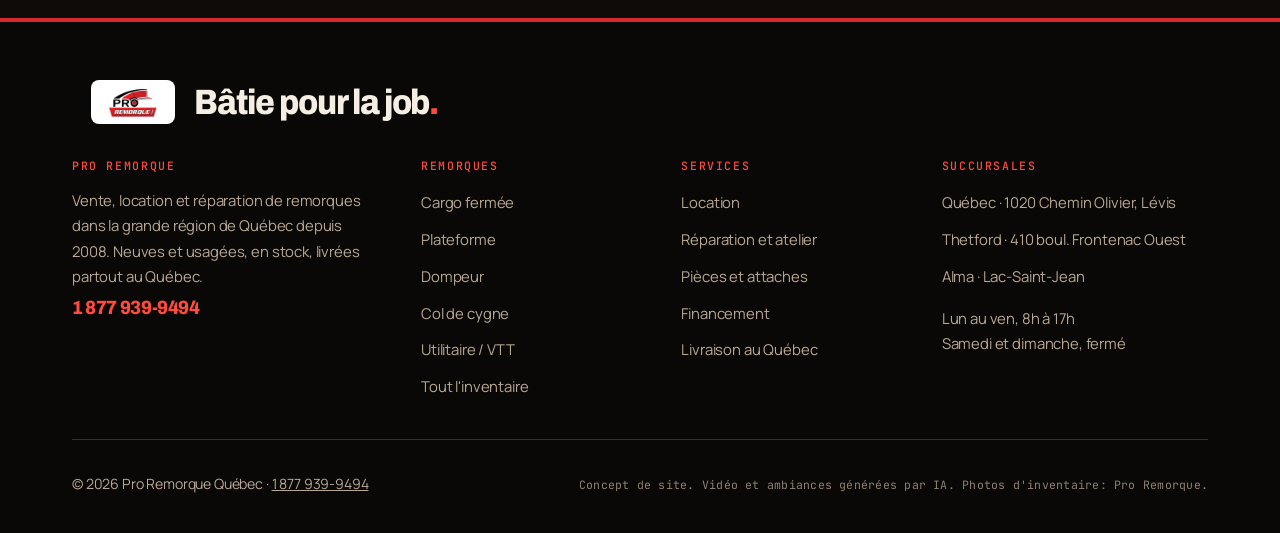
<file: produit.html>
<!doctype html>
<html lang="fr-CA">
<head>
<meta charset="utf-8">
<meta name="viewport" content="width=device-width, initial-scale=1">
<title>Fiche remorque | Pro Remorque Québec</title>
<meta name="description" content="Fiche détaillée : prix, spécifications, estimation de mensualité et réservation en ligne avec dépôt remboursable.">
<meta name="theme-color" content="#0e0b08">
<!-- DEPLOY STEP: remplacer https://www.proremorque.com/ par l'URL live dans canonical + og:url + og:image -->
<link rel="canonical" href="https://www.proremorque.com/produit.html">
<meta property="og:title" content="Fiche remorque | Pro Remorque Québec">
<meta property="og:description" content="Fiche détaillée : prix, spécifications, estimation de mensualité et réservation en ligne avec dépôt remboursable.">
<meta property="og:type" content="website">
<meta property="og:locale" content="fr_CA">
<meta property="og:site_name" content="Pro Remorque Québec">
<meta property="og:url" content="https://www.proremorque.com/produit.html">
<meta property="og:image" content="https://www.proremorque.com/assets/atelier.jpg">
<meta name="twitter:card" content="summary_large_image">
<link rel="icon" href="data:image/svg+xml,%3Csvg xmlns='http://www.w3.org/2000/svg' viewBox='0 0 64 64'%3E%3Crect width='64' height='64' rx='12' fill='%23ffffff'/%3E%3Cpath d='M10 30 q22 -20 44 -8 l0 8 z' fill='%23d7282f'/%3E%3Ccircle cx='32' cy='40' r='12' fill='%23151312'/%3E%3Ccircle cx='32' cy='40' r='5' fill='%23d7282f'/%3E%3C/svg%3E">
<link rel="preload" as="font" type="font/woff2" href="assets/fonts/archivo-latin.woff2" crossorigin>
<link rel="preload" as="font" type="font/woff2" href="assets/fonts/manrope-latin.woff2" crossorigin>
<link rel="stylesheet" href="assets/site.css">
<link rel="stylesheet" href="assets/shop.css">
</head>
<body>
<noscript><style>
body,.rv,.in .rv,.band{opacity:1!important;transform:none!important}
.cat .ph::before,.svc-media::before,.veh .ph::before{display:none}
.cat .ph img,.svc-media img{transform:none}
.stage{display:none}.hero{height:auto}.hero-static{display:flex}
.progress,.cur-dot,.cur-ring,.nav-toggle{display:none}
.nav-panel{display:flex}
</style></noscript>
<a class="skip" href="#main">Aller au contenu</a>
<div class="progress" aria-hidden="true"></div>
<div class="env" aria-hidden="true">
  <div class="env-glow"></div>
  <div class="grain"></div>
</div>
<nav class="nav" aria-label="Navigation principale">
  <a class="brand" href="index.html" aria-label="Pro Remorque, accueil">
    <span class="brand-badge"><picture><source srcset="assets/logo.webp" type="image/webp"><img src="assets/logo.png" alt="Pro Remorque" width="640" height="320"></picture></span>
  </a>
  <button class="nav-toggle" id="nav-toggle" type="button" aria-expanded="false" aria-controls="nav-panel">
    <span class="bars" aria-hidden="true"><i></i><i></i><i></i></span>Menu
  </button>
  <div class="nav-panel" id="nav-panel">
    <ul class="nav-links">
      <li><a href="inventaire.html">Inventaire</a></li>
      <li><a href="location.html">Location</a></li>
      <li><a href="services.html">Services</a></li>
      <li><a href="pieces.html">Pièces</a></li>
      <li><a href="financement.html">Financement</a></li>
      <li><a href="a-propos.html">À propos</a></li>
      <li><a href="contact.html">Contact</a></li>
    </ul>
    <a class="nav-tel" href="tel:+18779399494">1 877 939-9494</a>
  </div>
</nav><header class="phero phero-pdp">
  <div class="phero-media" aria-hidden="true"><picture><source srcset="assets/atelier.webp" type="image/webp"><img src="assets/atelier.jpg" alt="" width="1920" height="1080"></picture></div>
  <div class="wrap">
    <nav class="crumbs" aria-label="Fil d'Ariane" id="fil">
      <a href="index.html">Accueil</a> <span aria-hidden="true">/</span> <a href="inventaire.html">Inventaire</a>
    </nav>
  </div>
</header>
<main id="main" tabindex="-1">
<section class="sect">
  <div class="wrap">
    <div id="pdp-racine" class="pdp"></div>
  </div>
</section>
<section class="trust" aria-label="Nos engagements">
  <div><svg class="ic" viewBox="0 0 24 24" fill="none" stroke="currentColor" stroke-width="1.7" stroke-linecap="round" stroke-linejoin="round" aria-hidden="true"><path d="M12 2 4 5v6c0 5 3.4 9.4 8 11 4.6-1.6 8-6 8-11V5z"/><path d="m9 12 2 2 4-4"/></svg>
    <div><b>Dépôt remboursable</b><p>Changement d’idée dans les 7 jours : on rembourse le dépôt au complet, sans discuter.</p></div></div>
  <div><svg class="ic" viewBox="0 0 24 24" fill="none" stroke="currentColor" stroke-width="1.7" stroke-linecap="round" stroke-linejoin="round" aria-hidden="true"><path d="M3 17h1a2 2 0 0 0 4 0h8a2 2 0 0 0 4 0h1v-5l-3-4h-4V6H3z"/></svg>
    <div><b>Livrée partout au Québec</b><p>Ramassage gratuit en succursale, ou livraison à votre adresse sur rendez-vous.</p></div></div>
  <div><svg class="ic" viewBox="0 0 24 24" fill="none" stroke="currentColor" stroke-width="1.7" stroke-linecap="round" stroke-linejoin="round" aria-hidden="true"><path d="M12 2v20M17 5H9.5a3.5 3.5 0 0 0 0 7h5a3.5 3.5 0 0 1 0 7H6"/></svg>
    <div><b>Financement sur place</b><p>Réponse en 24 h. Termes jusqu’à 84 mois, sous réserve d’approbation.</p></div></div>
  <div><svg class="ic" viewBox="0 0 24 24" fill="none" stroke="currentColor" stroke-width="1.7" stroke-linecap="round" stroke-linejoin="round" aria-hidden="true"><path d="M14.7 6.3a4.5 4.5 0 0 0 6 6L17 16l-4-4z"/><path d="m3 21 6.5-6.5"/><path d="m9.5 6.5 2 2"/></svg>
    <div><b>Atelier et pièces</b><p>Trois succursales au Québec pour l’entretien, les freins et les pièces d’usure.</p></div></div>
</section>
<section class="sect" id="accessoires-sect" hidden>
  <div class="wrap">
    <p class="sect-kicker"><span class="tag"><span>Pendant qu'on y est</span></span></p>
    <h2>Ce qui manque toujours <span class="hollow">le jour un</span><span class="dot-red">.</span></h2>
    <p class="lede">Les quatre appels qu’on reçoit le lendemain d’une livraison. Ajoutez-les maintenant, on les installe avant que vous partiez.</p>
    <div class="addons" id="addons"></div>
  </div>
</section>
<section class="sect">
  <div class="wrap">
    <h2>Les questions <span class="hollow">qu'on nous pose</span><span class="dot-red">.</span></h2>
    <div class="faq-list">
      <details class="faq"><summary>Qu’est-ce que je paie aujourd’hui, exactement ?<span class="mk" aria-hidden="true">+</span></summary>
        <div class="a"><p>Uniquement le dépôt de réservation de 500&nbsp;$ par remorque, taxes incluses. Il immobilise l’unité à votre nom. Le solde se règle à la succursale, au ramassage ou à la livraison — comptant, virement, financement approuvé.</p></div></details>
      <details class="faq"><summary>Le dépôt est-il remboursable ?<span class="mk" aria-hidden="true">+</span></summary>
        <div class="a"><p>Oui. Vous avez sept jours pour changer d’idée, sans justification, et le dépôt vous est remis en entier. Passé ce délai, il s’applique au prix d’achat.</p></div></details>
      <details class="faq"><summary>Est-ce que je peux la voir avant de payer le solde ?<span class="mk" aria-hidden="true">+</span></summary>
        <div class="a"><p>C’est même recommandé. Réservez en ligne pour être certain qu’elle soit encore là, puis passez à la succursale. Rien ne vous engage tant que vous n’avez pas signé au comptoir.</p></div></details>
      <details class="faq"><summary>L’immatriculation, vous vous en occupez ?<span class="mk" aria-hidden="true">+</span></summary>
        <div class="a"><p>On prépare le certificat et les documents de la SAAQ avec vous au comptoir. L’immatriculation elle-même se fait à votre nom, et les droits de la SAAQ ne sont pas inclus dans le prix affiché.</p></div></details>
      <details class="faq"><summary>Mon véhicule est-il capable de la tirer ?<span class="mk" aria-hidden="true">+</span></summary>
        <div class="a"><p>Appelez-nous avec la marque, le modèle et l’année de votre véhicule&nbsp;: on vous dit en deux minutes si la capacité de remorquage suffit, et quel attelage il vous faut. C’est gratuit, et ça évite les mauvaises surprises.</p></div></details>
    </div>
  </div>
</section>
<section class="sect vus" id="vus-sect" hidden>
  <div class="wrap">
    <h2>Vous avez regardé <span class="hollow">ceci</span><span class="dot-red">.</span></h2>
    <div class="inv-grid" id="vus-grid"></div>
  </div>
</section>
</main>
<div class="sticky-buy" id="sticky-buy" aria-hidden="true"></div>
<footer>
  <div class="foot-brand">
    <picture><source srcset="assets/logo.webp" type="image/webp"><img src="assets/logo.png" alt="" aria-hidden="true" width="640" height="320"></picture>
    <strong>Bâtie pour la job<span class="dot-red">.</span></strong>
  </div>
  <div class="foot-grid">
    <div>
      <h2 class="foot-h">Pro Remorque</h2>
      <p>Vente, location et réparation de remorques dans la grande région de Québec depuis 2008. Neuves et usagées, en stock, livrées partout au Québec.</p>
      <a class="tel" href="tel:+18779399494">1 877 939-9494</a>
    </div>
    <div>
      <h2 class="foot-h">Remorques</h2>
      <ul>
        <li><a href="inventaire.html#cargo">Cargo fermée</a></li>
        <li><a href="inventaire.html#plateforme">Plateforme</a></li>
        <li><a href="inventaire.html#dompeur">Dompeur</a></li>
        <li><a href="inventaire.html#goose">Col de cygne</a></li>
        <li><a href="inventaire.html#utilitaire">Utilitaire / VTT</a></li>
        <li><a href="inventaire.html">Tout l'inventaire</a></li>
      </ul>
    </div>
    <div>
      <h2 class="foot-h">Services</h2>
      <ul>
        <li><a href="location.html">Location</a></li>
        <li><a href="services.html">Réparation et atelier</a></li>
        <li><a href="pieces.html">Pièces et attaches</a></li>
        <li><a href="financement.html">Financement</a></li>
        <li><a href="services.html#livraison">Livraison au Québec</a></li>
      </ul>
    </div>
    <div>
      <h2 class="foot-h">Succursales</h2>
      <ul>
        <li><a href="contact.html#quebec">Québec · 1020 Chemin Olivier, Lévis</a></li>
        <li><a href="contact.html#thetford">Thetford · 410 boul. Frontenac Ouest</a></li>
        <li><a href="contact.html#alma">Alma · Lac-Saint-Jean</a></li>
      </ul>
      <p style="margin-top:1rem">Lun au ven, 8h à 17h<br>Samedi et dimanche, fermé</p>
    </div>
  </div>
  <div class="wrap">
    <p>© <span id="yr">2026</span> Pro Remorque Québec · <a href="tel:+18779399494" style="color:inherit">1 877 939-9494</a></p>
    <p class="note">Concept de site. Vidéo et ambiances générées par IA. Photos d'inventaire: Pro Remorque.</p>
  </div>
</footer>
<!-- barre d'action mobile: toujours a portee de pouce -->
<div class="callbar" aria-label="Actions rapides">
  <a class="cb cb-tel" href="tel:+18779399494"><svg width="17" height="17" viewBox="0 0 24 24" fill="none" stroke="currentColor" stroke-width="2" stroke-linecap="round" aria-hidden="true"><path d="M22 16.9v3a2 2 0 0 1-2.2 2 19.8 19.8 0 0 1-8.6-3.1 19.5 19.5 0 0 1-6-6A19.8 19.8 0 0 1 2.1 4.2 2 2 0 0 1 4.1 2h3a2 2 0 0 1 2 1.7c.1 1 .4 1.9.7 2.8a2 2 0 0 1-.5 2.1L8.1 9.9a16 16 0 0 0 6 6l1.3-1.3a2 2 0 0 1 2.1-.4c.9.3 1.8.6 2.8.7a2 2 0 0 1 1.7 2z"/></svg><span>Appeler</span></a>
  <a class="cb cb-inv" href="inventaire.html"><svg width="17" height="17" viewBox="0 0 24 24" fill="none" stroke="currentColor" stroke-width="2" stroke-linecap="round" stroke-linejoin="round" aria-hidden="true"><path d="M3 17h1a2 2 0 0 0 4 0h8a2 2 0 0 0 4 0h1v-5l-3-4h-4V6H3z"/></svg><span>Inventaire</span></a>
</div>

<div class="cur-ring" aria-hidden="true"></div>
<div class="cur-dot" aria-hidden="true"></div>
<script src="assets/site.js" defer></script>
<script src="assets/data/catalogue.js"></script>
<script src="assets/shop.js"></script>
<script src="assets/produit.js" defer></script>
</body>
</html>
</file>
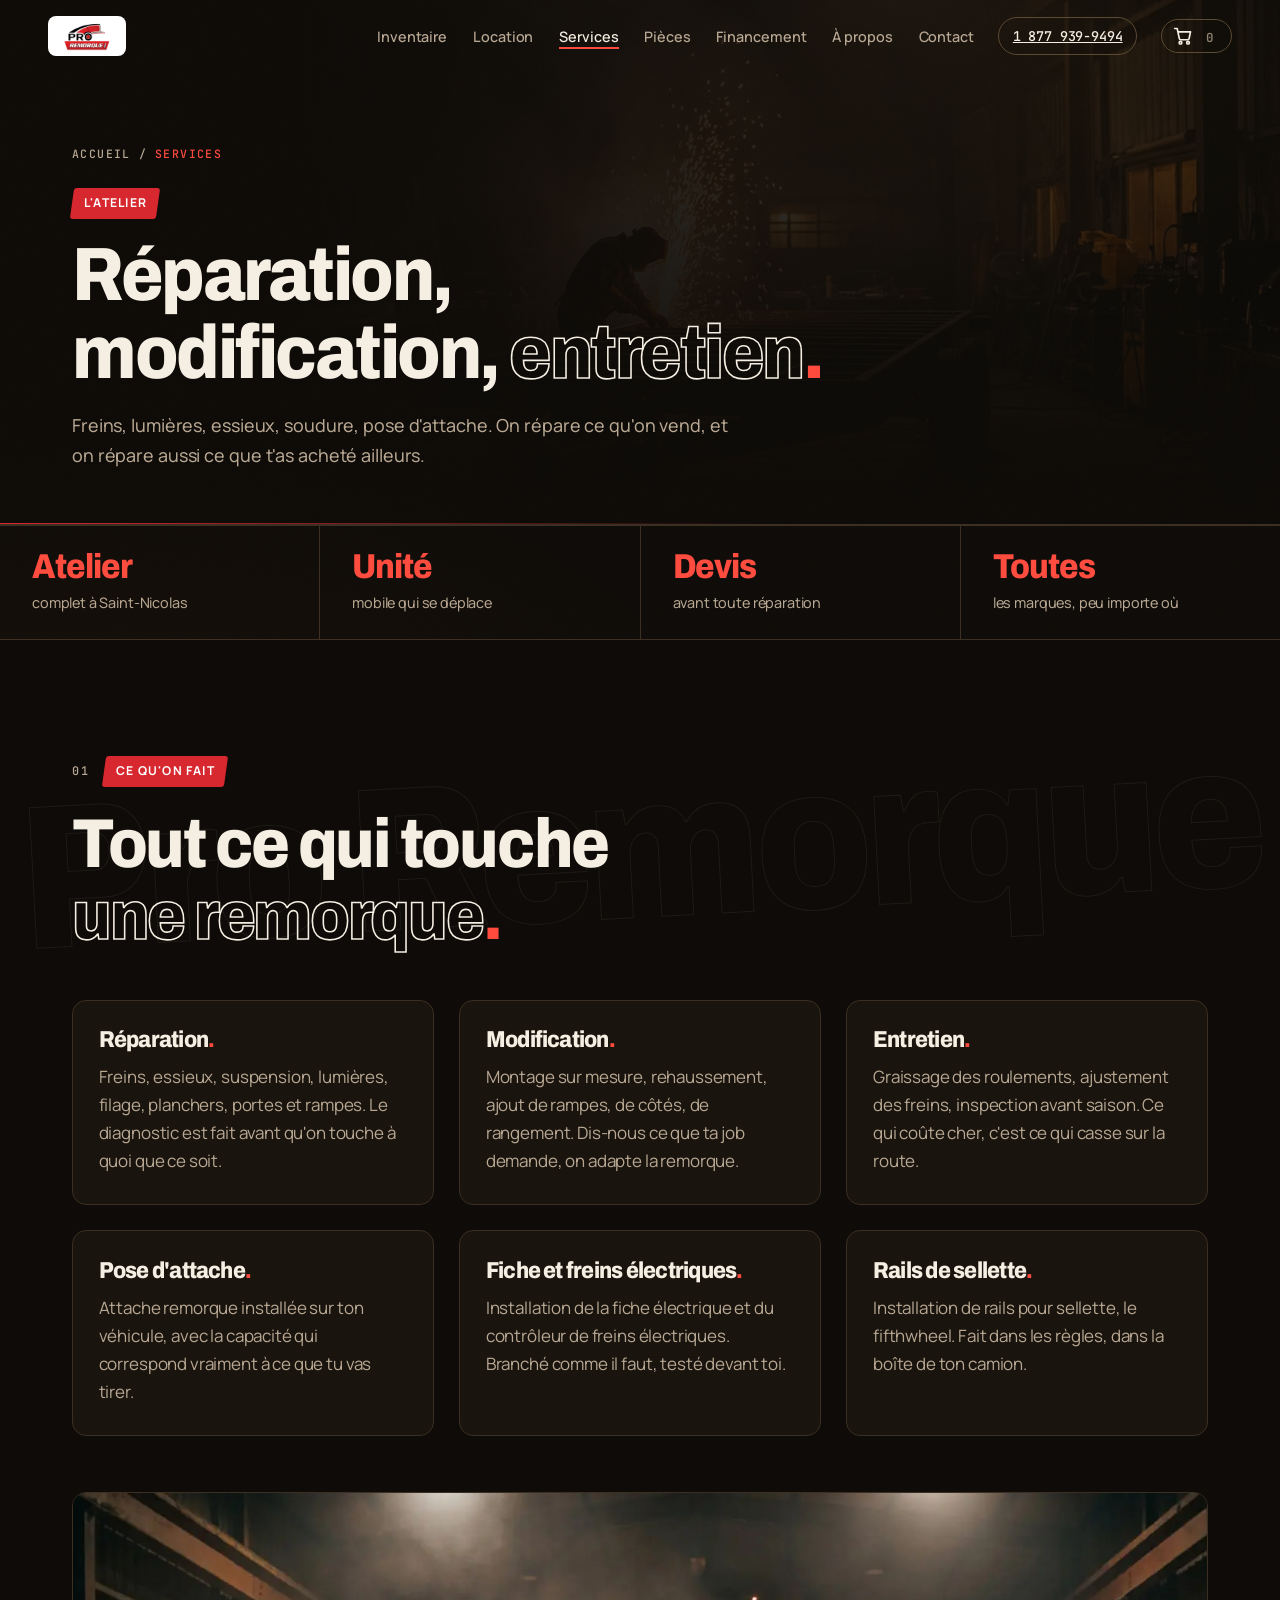
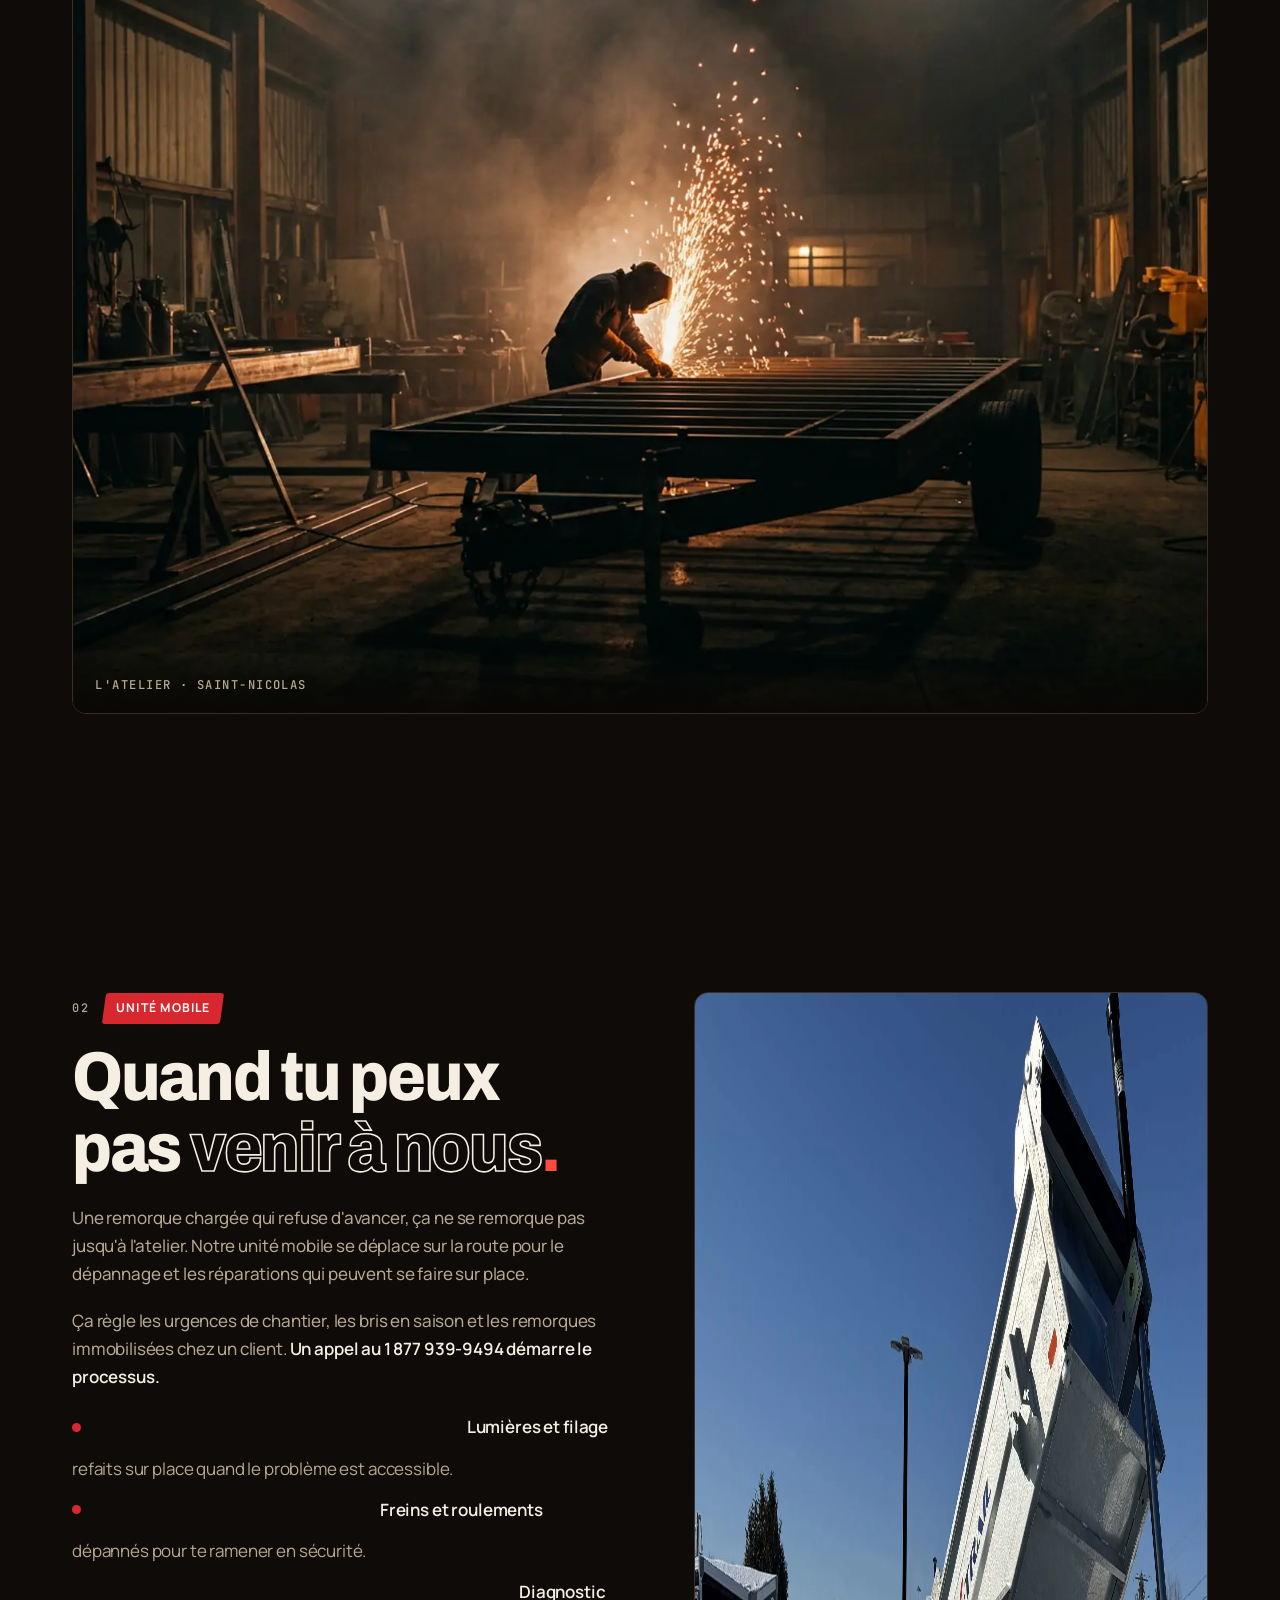
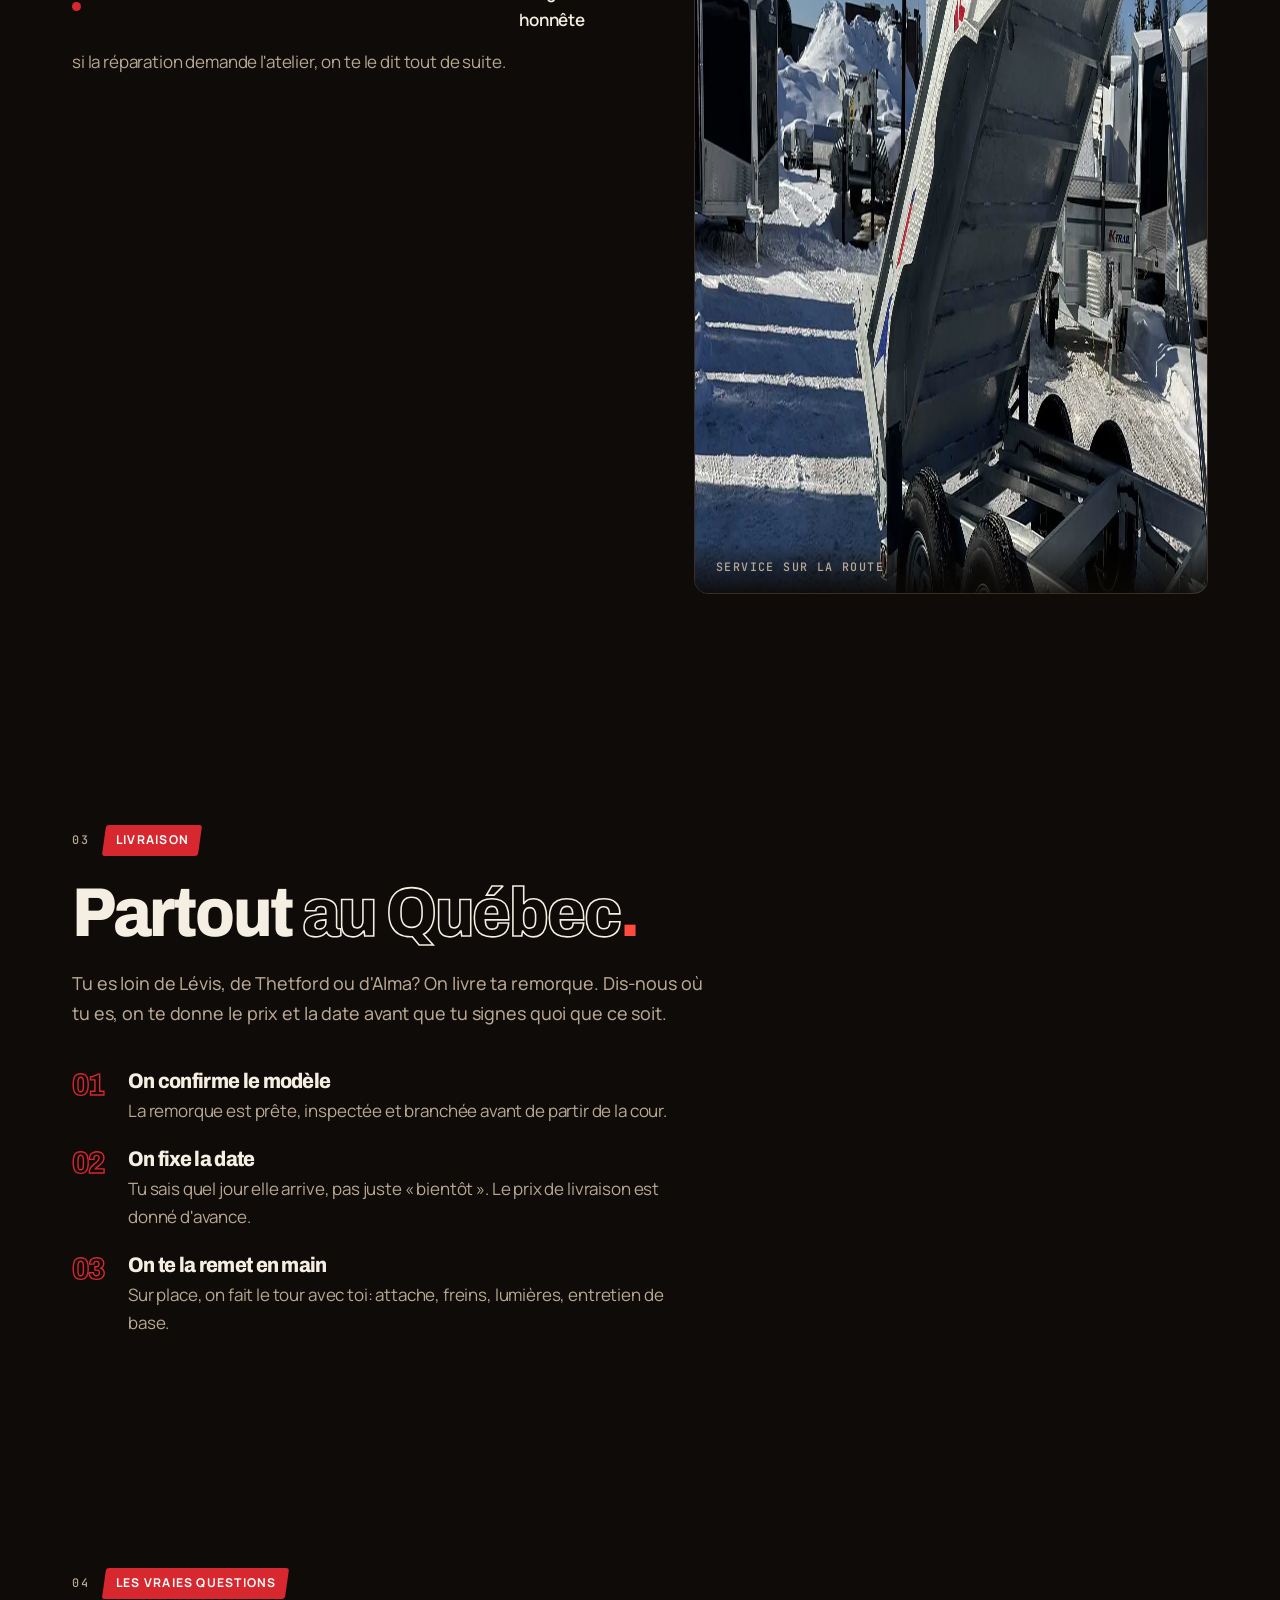
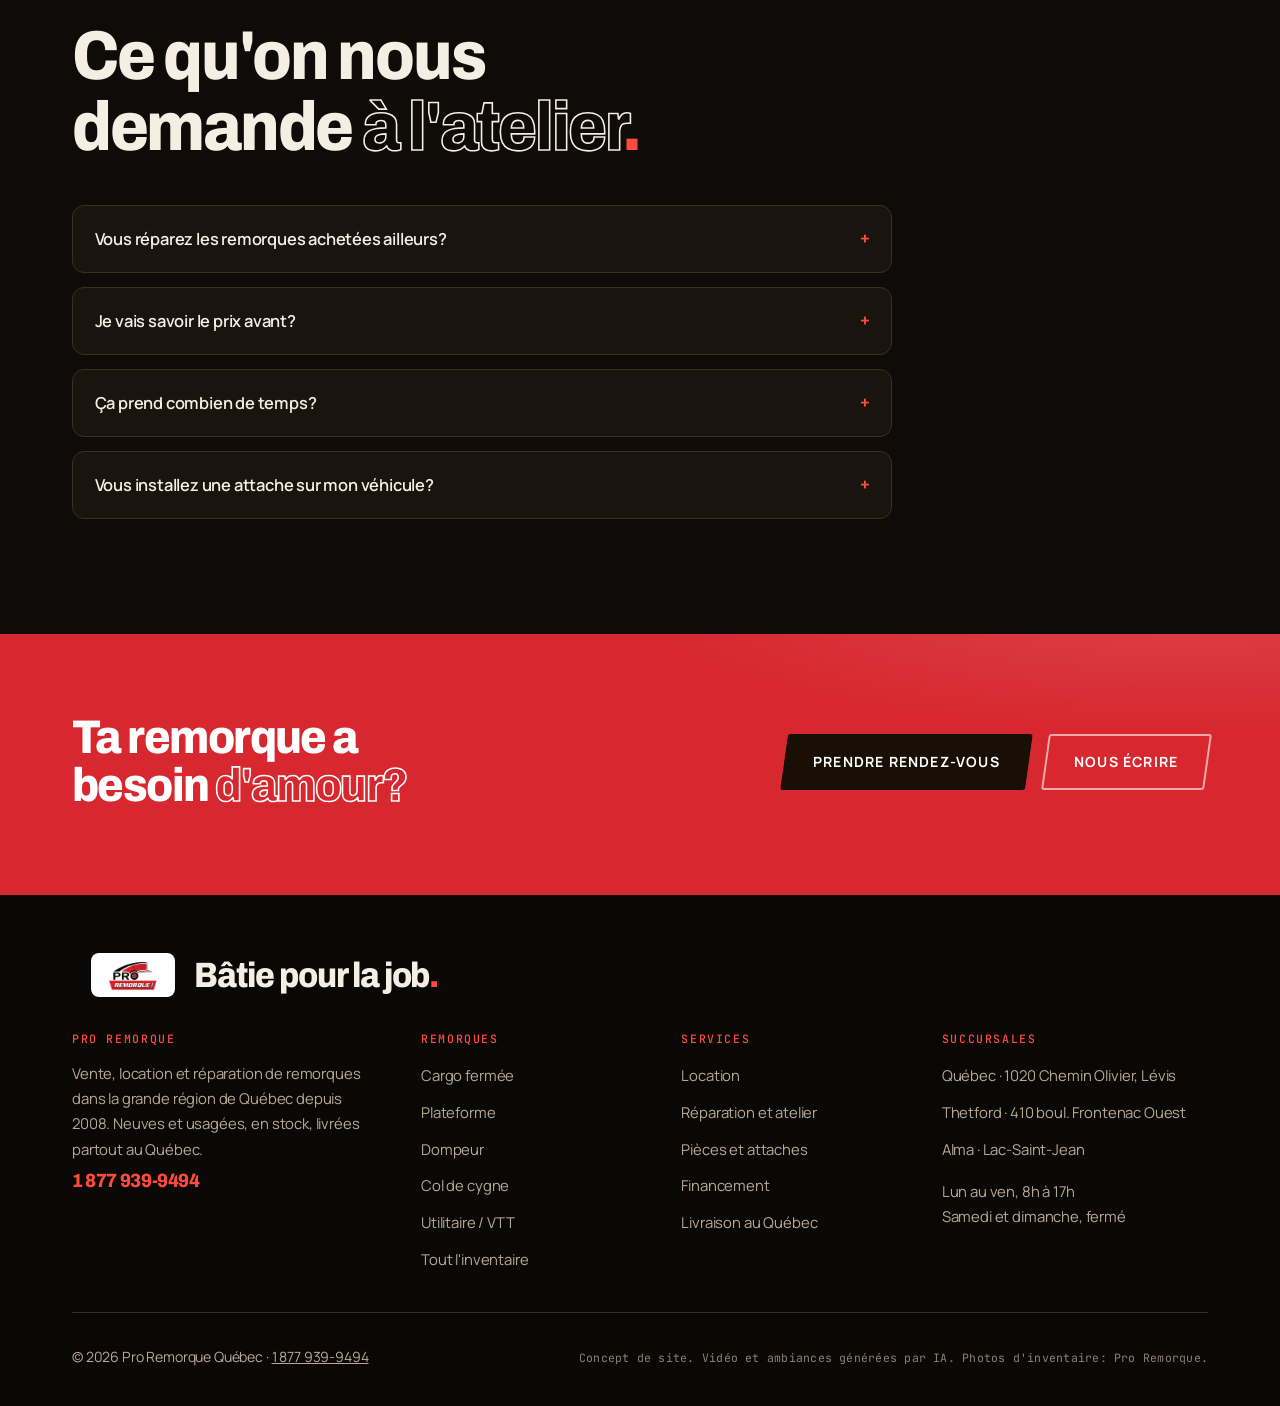
<file: services.html>
<!doctype html>
<html lang="fr-CA">
<head>
<meta charset="utf-8">
<meta name="viewport" content="width=device-width, initial-scale=1">
<title>Réparation et atelier de remorques | Pro Remorque Québec</title>
<meta name="description" content="Réparation, modification et entretien de remorques toutes marques: freins, essieux, lumières, soudure, pose d'attache, rails de sellette. Unité mobile et livraison au Québec.">
<meta name="theme-color" content="#0e0b08">
<!-- DEPLOY STEP: remplacer https://www.proremorque.com/ par l'URL live dans canonical + og:url + og:image -->
<link rel="canonical" href="https://www.proremorque.com/services.html">
<meta property="og:title" content="Réparation et atelier de remorques | Pro Remorque Québec">
<meta property="og:description" content="Réparation, modification et entretien de remorques toutes marques: freins, essieux, lumières, soudure, pose d'attache, rails de sellette. Unité mobile et livraison au Québec.">
<meta property="og:type" content="website">
<meta property="og:locale" content="fr_CA">
<meta property="og:site_name" content="Pro Remorque Québec">
<meta property="og:url" content="https://www.proremorque.com/services.html">
<meta property="og:image" content="https://www.proremorque.com/assets/atelier.jpg">
<meta name="twitter:card" content="summary_large_image">
<link rel="icon" href="data:image/svg+xml,%3Csvg xmlns='http://www.w3.org/2000/svg' viewBox='0 0 64 64'%3E%3Crect width='64' height='64' rx='12' fill='%23ffffff'/%3E%3Cpath d='M10 30 q22 -20 44 -8 l0 8 z' fill='%23d7282f'/%3E%3Ccircle cx='32' cy='40' r='12' fill='%23151312'/%3E%3Ccircle cx='32' cy='40' r='5' fill='%23d7282f'/%3E%3C/svg%3E">
<link rel="preload" as="font" type="font/woff2" href="assets/fonts/archivo-latin.woff2" crossorigin>
<link rel="preload" as="font" type="font/woff2" href="assets/fonts/manrope-latin.woff2" crossorigin>
<link rel="stylesheet" href="assets/site.css">
<link rel="stylesheet" href="assets/shop.css">


<script type="application/ld+json">
{
 "@context": "https://schema.org",
 "@graph": [
  {
   "@id": "https://www.proremorque.com/#org",
   "@type": "AutoDealer",
   "name": "Pro Remorque Québec",
   "url": "https://www.proremorque.com/"
  },
  {
   "@type": "BreadcrumbList",
   "itemListElement": [
    {
     "@type": "ListItem",
     "position": 1,
     "name": "Accueil",
     "item": "https://www.proremorque.com/"
    },
    {
     "@type": "ListItem",
     "position": 2,
     "name": "Services",
     "item": "https://www.proremorque.com/services.html"
    }
   ]
  },
  {
   "@type": "FAQPage",
   "@id": "https://www.proremorque.com/services.html#faq",
   "mainEntity": [
    {
     "@type": "Question",
     "name": "Vous réparez les remorques achetées ailleurs?",
     "acceptedAnswer": {
      "@type": "Answer",
      "text": "Oui. Freins, lumières, essieux, soudure. Peu importe où tu l'as achetée et peu importe la marque."
     }
    },
    {
     "@type": "Question",
     "name": "Je vais savoir le prix avant?",
     "acceptedAnswer": {
      "@type": "Answer",
      "text": "Toujours. On inspecte, on t'appelle, on te propose une solution avec le devis. Rien ne se fait sans ton accord."
     }
    },
    {
     "@type": "Question",
     "name": "Ça prend combien de temps?",
     "acceptedAnswer": {
      "@type": "Answer",
      "text": "Ça dépend de la pièce et de la saison. On te donne un délai réaliste au moment du devis plutôt qu'une promesse qu'on ne tiendra pas."
     }
    },
    {
     "@type": "Question",
     "name": "Vous installez une attache sur mon véhicule?",
     "acceptedAnswer": {
      "@type": "Answer",
      "text": "Oui, avec la fiche électrique et le contrôleur de freins si tu en as besoin. On vérifie d'abord la capacité de remorquage de ton véhicule."
     }
    }
   ]
  }
 ]
}
</script>
</head>
<body>
<noscript><style>
body,.rv,.in .rv,.band{opacity:1!important;transform:none!important}
.cat .ph::before,.svc-media::before,.veh .ph::before{display:none}
.cat .ph img,.svc-media img{transform:none}
.stage{display:none}.hero{height:auto}.hero-static{display:flex}
.progress,.cur-dot,.cur-ring,.nav-toggle{display:none}
.nav-panel{display:flex}
</style></noscript>
<a class="skip" href="#main">Aller au contenu</a>
<div class="progress" aria-hidden="true"></div>
<div class="env" aria-hidden="true">
  <div class="env-glow"></div>
  <div class="grain"></div>
</div>
<nav class="nav" aria-label="Navigation principale">
  <a class="brand" href="index.html" aria-label="Pro Remorque, accueil">
    <span class="brand-badge"><picture><source srcset="assets/logo.webp" type="image/webp"><img src="assets/logo.png" alt="Pro Remorque" width="640" height="320"></picture></span>
  </a>
  <button class="nav-toggle" id="nav-toggle" type="button" aria-expanded="false" aria-controls="nav-panel">
    <span class="bars" aria-hidden="true"><i></i><i></i><i></i></span>Menu
  </button>
  <div class="nav-panel" id="nav-panel">
    <ul class="nav-links">
      <li><a href="inventaire.html">Inventaire</a></li>
      <li><a href="location.html">Location</a></li>
      <li><a href="services.html" aria-current="page">Services</a></li>
      <li><a href="pieces.html">Pièces</a></li>
      <li><a href="financement.html">Financement</a></li>
      <li><a href="a-propos.html">À propos</a></li>
      <li><a href="contact.html">Contact</a></li>
    </ul>
    <a class="nav-tel" href="tel:+18779399494">1 877 939-9494</a>
  </div>
</nav>
<header class="phero">
  <div class="phero-media" aria-hidden="true"><picture><source srcset="assets/atelier.webp" type="image/webp"><img src="assets/atelier.jpg" alt="" width="1920" height="1080"></picture></div>
  <div class="wrap">
    <nav class="crumbs" aria-label="Fil d'Ariane">
      <a href="index.html">Accueil</a> <span aria-hidden="true">/</span> <span aria-current="page">Services</span>
    </nav>
    <p class="sect-kicker" style="margin:1.5rem 0 0"><span class="tag"><span>L'atelier</span></span></p>
    <h1>Réparation, modification, <span class="hollow">entretien</span><span class="dot-red">.</span></h1>
    <p class="lede">Freins, lumières, essieux, soudure, pose d'attache. On répare ce qu'on vend, et on répare aussi ce que t'as acheté ailleurs.</p>
    
  </div>
</header><section class="factbar"><div><b>Atelier</b><span>complet à Saint-Nicolas</span></div><div><b>Unité</b><span>mobile qui se déplace</span></div><div><b>Devis</b><span>avant toute réparation</span></div><div><b>Toutes</b><span>les marques, peu importe où</span></div></section>
<main id="main" tabindex="-1">
<section class="sect services reveal" id="atelier" aria-labelledby="svc-h">
  <span class="watermark" style="top:6%" aria-hidden="true">Pro Remorque</span>
  <div class="wrap">
    <p class="sect-kicker rv"><span class="sect-num">01</span><span class="tag"><span>Ce qu'on fait</span></span></p>
    <h2 id="svc-h" class="rv">Tout ce qui touche <span class="hollow">une remorque</span><span class="dot-red">.</span></h2>
    <div class="cols">
      <article class="block rv"><h3>Réparation<span class="dot-red">.</span></h3>
        <p>Freins, essieux, suspension, lumières, filage, planchers, portes et rampes. Le diagnostic est fait avant qu'on touche à quoi que ce soit.</p></article>
      <article class="block rv"><h3>Modification<span class="dot-red">.</span></h3>
        <p>Montage sur mesure, rehaussement, ajout de rampes, de côtés, de rangement. Dis-nous ce que ta job demande, on adapte la remorque.</p></article>
      <article class="block rv"><h3>Entretien<span class="dot-red">.</span></h3>
        <p>Graissage des roulements, ajustement des freins, inspection avant saison. Ce qui coûte cher, c'est ce qui casse sur la route.</p></article>
      <article class="block rv"><h3>Pose d'attache<span class="dot-red">.</span></h3>
        <p>Attache remorque installée sur ton véhicule, avec la capacité qui correspond vraiment à ce que tu vas tirer.</p></article>
      <article class="block rv"><h3>Fiche et freins électriques<span class="dot-red">.</span></h3>
        <p>Installation de la fiche électrique et du contrôleur de freins électriques. Branché comme il faut, testé devant toi.</p></article>
      <article class="block rv"><h3>Rails de sellette<span class="dot-red">.</span></h3>
        <p>Installation de rails pour sellette, le fifthwheel. Fait dans les règles, dans la boîte de ton camion.</p></article>
    </div>
    <figure class="svc-media rv">
      <picture><source srcset="assets/atelier.webp" type="image/webp"><img src="assets/atelier.jpg" alt="Soudeur au travail sur un châssis de remorque dans l'atelier" loading="lazy" decoding="async" width="1920" height="820"></picture>
      <figcaption>L'atelier · Saint-Nicolas</figcaption>
    </figure>
  </div>
</section>

<section class="sect reveal" id="mobile" aria-labelledby="mob-h">
  <div class="wrap split2">
    <div class="prose rv">
      <p class="sect-kicker"><span class="sect-num">02</span><span class="tag"><span>Unité mobile</span></span></p>
      <h2 id="mob-h">Quand tu peux pas <span class="hollow">venir à nous</span><span class="dot-red">.</span></h2>
      <p>Une remorque chargée qui refuse d'avancer, ça ne se remorque pas jusqu'à l'atelier. Notre unité mobile se déplace sur la route pour le dépannage et les réparations qui peuvent se faire sur place.</p>
      <p>Ça règle les urgences de chantier, les bris en saison et les remorques immobilisées chez un client. <strong>Un appel au 1 877 939-9494 démarre le processus.</strong></p>
      <ul class="checklist">
        <li><b>Lumières et filage</b> refaits sur place quand le problème est accessible.</li>
        <li><b>Freins et roulements</b> dépannés pour te ramener en sécurité.</li>
        <li><b>Diagnostic honnête</b> si la réparation demande l'atelier, on te le dit tout de suite.</li>
      </ul>
    </div>
    <figure class="figure rv">
      <picture><source srcset="assets/cat-dompeur.webp" type="image/webp"><img src="assets/cat-dompeur.jpg" alt="Remorque dompeur benne levée dans la cour Pro Remorque" loading="lazy" decoding="async" width="1920" height="1200"></picture>
      <figcaption>Service sur la route</figcaption>
    </figure>
  </div>
</section>

<section class="sect reveal" id="livraison" aria-labelledby="liv-h">
  <div class="wrap">
    <p class="sect-kicker rv"><span class="sect-num">03</span><span class="tag"><span>Livraison</span></span></p>
    <h2 id="liv-h" class="rv">Partout <span class="hollow">au Québec</span><span class="dot-red">.</span></h2>
    <p class="lede rv">Tu es loin de Lévis, de Thetford ou d'Alma? On livre ta remorque. Dis-nous où tu es, on te donne le prix et la date avant que tu signes quoi que ce soit.</p>
    <div class="steps rv">
      <div class="step"><span class="n">01</span><div><h3>On confirme le modèle</h3><p>La remorque est prête, inspectée et branchée avant de partir de la cour.</p></div></div>
      <div class="step"><span class="n">02</span><div><h3>On fixe la date</h3><p>Tu sais quel jour elle arrive, pas juste « bientôt ». Le prix de livraison est donné d'avance.</p></div></div>
      <div class="step"><span class="n">03</span><div><h3>On te la remet en main</h3><p>Sur place, on fait le tour avec toi: attache, freins, lumières, entretien de base.</p></div></div>
    </div>
  </div>
</section>

<section class="sect reveal" id="faq" aria-labelledby="faqs-h">
  <div class="wrap">
    <p class="sect-kicker rv"><span class="sect-num">04</span><span class="tag"><span>Les vraies questions</span></span></p>
    <h2 id="faqs-h" class="rv">Ce qu'on nous demande <span class="hollow">à l'atelier</span><span class="dot-red">.</span></h2>
    <div class="faq-list rv">
      <details class="faq"><summary>Vous réparez les remorques achetées ailleurs?<span class="mk">+</span></summary>
        <div class="a"><p>Oui. Freins, lumières, essieux, soudure. Peu importe où tu l'as achetée et peu importe la marque.</p></div></details>
      <details class="faq"><summary>Je vais savoir le prix avant?<span class="mk">+</span></summary>
        <div class="a"><p>Toujours. On inspecte, on t'appelle, on te propose une solution avec le devis. Rien ne se fait sans ton accord.</p></div></details>
      <details class="faq"><summary>Ça prend combien de temps?<span class="mk">+</span></summary>
        <div class="a"><p>Ça dépend de la pièce et de la saison. On te donne un délai réaliste au moment du devis plutôt qu'une promesse qu'on ne tiendra pas.</p></div></details>
      <details class="faq"><summary>Vous installez une attache sur mon véhicule?<span class="mk">+</span></summary>
        <div class="a"><p>Oui, avec la fiche électrique et le contrôleur de freins si tu en as besoin. On vérifie d'abord la capacité de remorquage de ton véhicule.</p></div></details>
    </div>
  </div>
</section>
</main>
<section class="cta-band">
  <div class="wrap">
    <h2>Ta remorque a besoin <span class="hollow">d'amour?</span></h2>
    <div class="cta-row" style="display:flex;gap:1rem;flex-wrap:wrap">
      <a class="btn btn-solid" href="tel:+18779399494"><span>Prendre rendez-vous</span></a>
      <a class="btn btn-ghost" href="contact.html"><span>Nous écrire</span></a>
    </div>
  </div>
</section>
<footer>
  <div class="foot-brand">
    <picture><source srcset="assets/logo.webp" type="image/webp"><img src="assets/logo.png" alt="" aria-hidden="true" width="640" height="320"></picture>
    <strong>Bâtie pour la job<span class="dot-red">.</span></strong>
  </div>
  <div class="foot-grid">
    <div>
      <h2 class="foot-h">Pro Remorque</h2>
      <p>Vente, location et réparation de remorques dans la grande région de Québec depuis 2008. Neuves et usagées, en stock, livrées partout au Québec.</p>
      <a class="tel" href="tel:+18779399494">1 877 939-9494</a>
    </div>
    <div>
      <h2 class="foot-h">Remorques</h2>
      <ul>
        <li><a href="inventaire.html#cargo">Cargo fermée</a></li>
        <li><a href="inventaire.html#plateforme">Plateforme</a></li>
        <li><a href="inventaire.html#dompeur">Dompeur</a></li>
        <li><a href="inventaire.html#goose">Col de cygne</a></li>
        <li><a href="inventaire.html#utilitaire">Utilitaire / VTT</a></li>
        <li><a href="inventaire.html">Tout l'inventaire</a></li>
      </ul>
    </div>
    <div>
      <h2 class="foot-h">Services</h2>
      <ul>
        <li><a href="location.html">Location</a></li>
        <li><a href="services.html">Réparation et atelier</a></li>
        <li><a href="pieces.html">Pièces et attaches</a></li>
        <li><a href="financement.html">Financement</a></li>
        <li><a href="services.html#livraison">Livraison au Québec</a></li>
      </ul>
    </div>
    <div>
      <h2 class="foot-h">Succursales</h2>
      <ul>
        <li><a href="contact.html#quebec">Québec · 1020 Chemin Olivier, Lévis</a></li>
        <li><a href="contact.html#thetford">Thetford · 410 boul. Frontenac Ouest</a></li>
        <li><a href="contact.html#alma">Alma · Lac-Saint-Jean</a></li>
      </ul>
      <p style="margin-top:1rem">Lun au ven, 8h à 17h<br>Samedi et dimanche, fermé</p>
    </div>
  </div>
  <div class="wrap">
    <p>© <span id="yr">2026</span> Pro Remorque Québec · <a href="tel:+18779399494" style="color:inherit">1 877 939-9494</a></p>
    <p class="note">Concept de site. Vidéo et ambiances générées par IA. Photos d'inventaire: Pro Remorque.</p>
  </div>
</footer>
<!-- barre d'action mobile: toujours a portee de pouce -->
<div class="callbar" aria-label="Actions rapides">
  <a class="cb cb-tel" href="tel:+18779399494"><svg width="17" height="17" viewBox="0 0 24 24" fill="none" stroke="currentColor" stroke-width="2" stroke-linecap="round" aria-hidden="true"><path d="M22 16.9v3a2 2 0 0 1-2.2 2 19.8 19.8 0 0 1-8.6-3.1 19.5 19.5 0 0 1-6-6A19.8 19.8 0 0 1 2.1 4.2 2 2 0 0 1 4.1 2h3a2 2 0 0 1 2 1.7c.1 1 .4 1.9.7 2.8a2 2 0 0 1-.5 2.1L8.1 9.9a16 16 0 0 0 6 6l1.3-1.3a2 2 0 0 1 2.1-.4c.9.3 1.8.6 2.8.7a2 2 0 0 1 1.7 2z"/></svg><span>Appeler</span></a>
  <a class="cb cb-inv" href="inventaire.html"><svg width="17" height="17" viewBox="0 0 24 24" fill="none" stroke="currentColor" stroke-width="2" stroke-linecap="round" stroke-linejoin="round" aria-hidden="true"><path d="M3 17h1a2 2 0 0 0 4 0h8a2 2 0 0 0 4 0h1v-5l-3-4h-4V6H3z"/></svg><span>Inventaire</span></a>
</div>

<div class="cur-ring" aria-hidden="true"></div>
<div class="cur-dot" aria-hidden="true"></div>
<script src="assets/site.js" defer></script>
<script src="assets/data/catalogue.js"></script>
<script src="assets/shop.js"></script>
</body>
</html>
</file>
<file: assets/site.css>
/* ===== typographie: Archivo + Manrope + JetBrains Mono, auto-hébergés ===== */
@font-face{font-family:'Archivo';font-style:normal;font-weight:400 900;font-stretch:62% 125%;font-display:swap;src:url(fonts/archivo-latin-ext.woff2) format('woff2');unicode-range:U+0100-02BA, U+02BD-02C5, U+02C7-02CC, U+02CE-02D7, U+02DD-02FF, U+0304, U+0308, U+0329, U+1D00-1DBF, U+1E00-1E9F, U+1EF2-1EFF, U+2020, U+20A0-20AB, U+20AD-20C0, U+2113, U+2C60-2C7F, U+A720-A7FF}
@font-face{font-family:'Archivo';font-style:normal;font-weight:400 900;font-stretch:62% 125%;font-display:swap;src:url(fonts/archivo-latin.woff2) format('woff2');unicode-range:U+0000-00FF, U+0131, U+0152-0153, U+02BB-02BC, U+02C6, U+02DA, U+02DC, U+0304, U+0308, U+0329, U+2000-206F, U+20AC, U+2122, U+2191, U+2193, U+2212, U+2215, U+FEFF, U+FFFD}
@font-face{font-family:'JetBrains Mono';font-style:normal;font-weight:100 800;font-display:swap;src:url(fonts/jetbrainsmono-latin-ext.woff2) format('woff2');unicode-range:U+0100-02BA, U+02BD-02C5, U+02C7-02CC, U+02CE-02D7, U+02DD-02FF, U+0304, U+0308, U+0329, U+1D00-1DBF, U+1E00-1E9F, U+1EF2-1EFF, U+2020, U+20A0-20AB, U+20AD-20C0, U+2113, U+2C60-2C7F, U+A720-A7FF}
@font-face{font-family:'JetBrains Mono';font-style:normal;font-weight:100 800;font-display:swap;src:url(fonts/jetbrainsmono-latin.woff2) format('woff2');unicode-range:U+0000-00FF, U+0131, U+0152-0153, U+02BB-02BC, U+02C6, U+02DA, U+02DC, U+0304, U+0308, U+0329, U+2000-206F, U+20AC, U+2122, U+2191, U+2193, U+2212, U+2215, U+FEFF, U+FFFD}
@font-face{font-family:'Manrope';font-style:normal;font-weight:200 800;font-display:swap;src:url(fonts/manrope-latin-ext.woff2) format('woff2');unicode-range:U+0100-02BA, U+02BD-02C5, U+02C7-02CC, U+02CE-02D7, U+02DD-02FF, U+0304, U+0308, U+0329, U+1D00-1DBF, U+1E00-1E9F, U+1EF2-1EFF, U+2020, U+20A0-20AB, U+20AD-20C0, U+2113, U+2C60-2C7F, U+A720-A7FF}
@font-face{font-family:'Manrope';font-style:normal;font-weight:200 800;font-display:swap;src:url(fonts/manrope-latin.woff2) format('woff2');unicode-range:U+0000-00FF, U+0131, U+0152-0153, U+02BB-02BC, U+02C6, U+02DA, U+02DC, U+0304, U+0308, U+0329, U+2000-206F, U+20AC, U+2122, U+2191, U+2193, U+2212, U+2215, U+FEFF, U+FFFD}
@font-face{font-family:'Archivo Fallback';src:local('Arial'),local('Helvetica');ascent-override:94%;descent-override:24%;line-gap-override:0%;size-adjust:102%}

:root{
  --canvas:#0e0b08;
  --panel:#1a140e;
  --panel-2:#211a12;
  --accent:#ff4b3e;
  --accent-hover:#ff6a5c;
  --accent-deep:#d7282f;
  --accent-muted:rgba(255,75,62,.25);
  --accent-whisper:rgba(255,75,62,.1);
  --amber:#ff8a1e;
  --text-primary:#f5eee2;
  --text-secondary:#b8a893;
  --line:#3a2f22;
  --line-strong:#5c4a33;
  --tshadow:0 1px 2px rgba(8,5,2,.95),0 3px 12px rgba(8,5,2,.78),0 10px 44px rgba(8,5,2,.8);
  --ease:cubic-bezier(.22,.9,.24,1);
  --ease-soft:cubic-bezier(.4,0,.2,1);
  --display:'Archivo','Archivo Fallback',system-ui,-apple-system,'Helvetica Neue',sans-serif;
  --body:'Manrope',system-ui,-apple-system,'Helvetica Neue',sans-serif;
  --mono:'JetBrains Mono',ui-monospace,'SF Mono',Menlo,monospace;
  --dw:90%;
}
*{margin:0;padding:0;box-sizing:border-box}
html{overflow-x:hidden;overflow-x:clip;scroll-behavior:smooth;scrollbar-color:var(--line-strong) var(--canvas)}
::-webkit-scrollbar{width:12px}
::-webkit-scrollbar-track{background:var(--canvas)}
::-webkit-scrollbar-thumb{background:var(--line-strong);border-radius:6px;border:3px solid var(--canvas)}
::-webkit-scrollbar-thumb:hover{background:var(--accent-deep)}
[id]{scroll-margin-top:84px}
body{overflow-x:hidden;overflow-x:clip;background:var(--canvas);color:var(--text-primary);font-family:var(--body);font-size:17px;font-weight:400;line-height:1.65;letter-spacing:-.009em;font-optical-sizing:auto;-webkit-font-smoothing:antialiased;-moz-osx-font-smoothing:grayscale;text-rendering:optimizeLegibility}
body{opacity:0;transition:opacity .8s var(--ease-soft)}
body.ready{opacity:1}
img,video{max-width:100%;display:block}
/* <picture> ne doit pas creer de boite: sans ceci, les images en
   height:100% dans un conteneur a ratio fixe perdent leur reference */
picture{display:contents}
a{color:inherit}
h1,h2,h3{font-family:var(--display);font-weight:800;font-stretch:var(--dw);letter-spacing:-.033em;line-height:1.03;text-transform:none;font-feature-settings:'kern' 1}
.sect h2,.phero h1,.cta-band h2,.contact h2{text-wrap:balance}
.skip{position:absolute;left:-999px;top:0;z-index:200;background:var(--accent);color:#1a0f05;padding:.6rem 1rem;font-weight:600;border-radius:0 0 8px 0}
.skip:focus{left:0}

/* ===== the Pro Remorque design atoms ===== */
.tag{display:inline-block;background:var(--accent-deep);color:#fff;font-family:var(--body);font-weight:700;font-size:.76rem;letter-spacing:.1em;text-transform:uppercase;padding:.42em .95em .46em;transform:skew(-8deg);border-radius:3px}
.tag>span{display:inline-block;transform:skew(8deg)}
.tag.dark{background:#151210;color:#fff}
.tag.ghost{background:transparent;border:2px solid var(--accent-deep);color:var(--accent)}
.hollow{color:transparent;-webkit-text-stroke:1.6px var(--text-primary);text-stroke:1.6px var(--text-primary)}
.dot-red{color:var(--accent)}
.watermark{position:absolute;left:50%;transform:translateX(-50%) rotate(-3deg);font-family:var(--display);font-weight:800;font-stretch:var(--dw);font-size:clamp(5rem,16vw,14rem);letter-spacing:-.035em;line-height:1;white-space:nowrap;color:transparent;-webkit-text-stroke:1px rgba(245,238,226,.07);pointer-events:none;user-select:none;animation:wmDrift 80s var(--ease-soft) -20s infinite alternate}
@keyframes wmDrift{from{transform:translateX(-52%) rotate(-3deg)}to{transform:translateX(-48%) rotate(-3deg)}}
.fender{display:flex;justify-content:center;padding:1.2rem 0}
.fender svg{width:120px;height:auto;opacity:.85}

/* red service marquee band */
.redband{position:relative;z-index:2;background:var(--accent-deep);transform:rotate(-1.4deg) scale(1.02);margin:-1.2rem 0 0;padding:.85rem 0;overflow:hidden;box-shadow:0 10px 40px rgba(0,0,0,.35)}
.redband .rb-track{display:flex;gap:2.6rem;width:max-content;align-items:center;animation:marq 30s linear -8s infinite;will-change:transform}
.redband span{font-family:var(--body);font-weight:700;font-size:1.02rem;letter-spacing:.13em;text-transform:uppercase;color:#fff;white-space:nowrap}
.redband .wheel{width:14px;height:14px;flex:none;border-radius:50%;border:3px solid rgba(255,255,255,.85);background:#151210}

/* custom cursor (fine pointers only) */
.cur-dot,.cur-ring{position:fixed;left:0;top:0;pointer-events:none;z-index:400;border-radius:50%;opacity:0;transition:opacity .3s var(--ease-soft)}
.cur-dot{width:7px;height:7px;background:var(--accent);margin:-3.5px 0 0 -3.5px}
.cur-ring{width:36px;height:36px;border:1.5px solid var(--accent-muted);margin:-18px 0 0 -18px;transition:opacity .3s var(--ease-soft),transform .25s var(--ease)}
body.cur-on .cur-dot,body.cur-on .cur-ring{opacity:1}
body.cur-hover .cur-ring{transform:scale(1.7);border-color:var(--accent)}
@media (pointer:coarse),(prefers-reduced-motion:reduce){.cur-dot,.cur-ring{display:none}}
:focus-visible{outline:2px solid var(--accent);outline-offset:3px}
::selection{background:var(--accent);color:#1a0f05}

/* ===== fixed environment layer ===== */
.env{position:fixed;inset:0;z-index:0;pointer-events:none;overflow:hidden}
.env-glow{position:absolute;inset:-20%;background:
  radial-gradient(ellipse 40% 30% at 72% 18%,rgba(255,138,30,.05) 0%,transparent 70%),
  radial-gradient(ellipse 55% 45% at 20% 80%,rgba(255,110,20,.035) 0%,transparent 70%);
  animation:envDrift 90s var(--ease-soft) -30s infinite alternate}
@keyframes envDrift{from{transform:translate3d(-2%,-1.5%,0) scale(1)}to{transform:translate3d(2%,1.5%,0) scale(1.06)}}
.ember{position:absolute;bottom:-2vh;width:3px;height:3px;border-radius:50%;background:var(--amber);opacity:0;animation:emberRise linear infinite}
@keyframes emberRise{
  0%{transform:translate3d(0,0,0);opacity:0}
  8%{opacity:var(--eo,.3)}
  85%{opacity:var(--eo,.3)}
  100%{transform:translate3d(var(--ex,20px),-108vh,0);opacity:0}
}
.grain{position:absolute;inset:0;opacity:.05;background-image:url("data:image/svg+xml,%3Csvg xmlns='http://www.w3.org/2000/svg' width='140' height='140'%3E%3Cfilter id='n'%3E%3CfeTurbulence type='fractalNoise' baseFrequency='.85' numOctaves='2'/%3E%3C/filter%3E%3Crect width='140' height='140' filter='url(%23n)' opacity='.55'/%3E%3C/svg%3E")}
body.paused *,body.paused *::before,body.paused *::after{animation-play-state:paused!important}

/* ===== nav ===== */
.nav{position:fixed;top:0;left:0;right:0;z-index:100;display:flex;align-items:center;justify-content:space-between;padding:1rem clamp(1rem,4vw,3rem);transition:background .5s var(--ease-soft),box-shadow .5s var(--ease-soft)}
.nav.solid{background:rgba(14,11,8,.86);backdrop-filter:blur(12px);box-shadow:0 1px 0 var(--line)}
.brand{display:flex;align-items:center;text-decoration:none}
.brand-badge{display:inline-flex;align-items:center;background:#fff;border-radius:8px;padding:5px 9px;transition:transform .35s var(--ease)}
.brand:hover .brand-badge{transform:translateY(-1px)}
.brand-badge img{height:30px;width:auto;display:block}
.nav-links{display:flex;gap:1.6rem;list-style:none;align-items:baseline}
.nav-links a{position:relative;text-decoration:none;font-size:.9rem;font-weight:550;letter-spacing:-.004em;color:var(--text-secondary);transition:color .3s var(--ease-soft);padding-bottom:.2rem}
.nav-links a:not(.nav-tel)::after{content:"";position:absolute;left:0;right:100%;bottom:0;height:2px;background:var(--accent);transition:right .35s var(--ease)}
.nav-links a:hover::after,.nav-links a[aria-current]::after{right:0}
.nav-links a:hover,.nav-links a[aria-current]{color:var(--text-primary)}
.progress{position:fixed;top:0;left:0;height:3px;width:100%;z-index:120;background:transparent;transform:scaleX(0);transform-origin:left;pointer-events:none}
.progress::before{content:"";position:absolute;inset:0;background:var(--accent-deep)}
.nav-tel{font-family:var(--mono);font-weight:500;font-size:.84rem;font-variant-numeric:tabular-nums;white-space:nowrap;color:var(--text-primary)!important;border:1px solid var(--line-strong);padding:.42rem .85rem;border-radius:999px;transition:border-color .3s var(--ease-soft),color .3s var(--ease-soft)}
.nav-tel:hover{border-color:var(--accent);color:var(--accent)!important}
@media (max-width:860px){.nav-links li:not(.keep){display:none}}
@media (max-width:480px){.brand-badge img{height:24px}.nav-tel{font-size:.76rem;padding:.34rem .65rem}.nav{padding:.8rem 1rem}}

/* ===== hero (scrub) ===== */
.hero{position:relative;height:1000vh;z-index:1}
.stage{position:sticky;top:0;height:100vh;overflow:hidden}
.poster,.stage video{position:absolute;inset:0;width:100%;height:100%;object-fit:cover}
.poster{background-size:cover;background-position:center}
.stage video{opacity:0;transition:opacity .9s var(--ease-soft);will-change:transform;transform:translateZ(0)}
.stage.video-ready video{opacity:1}
.stage.video-failed video{display:none}
.scrim{position:absolute;inset:0;pointer-events:none;background:radial-gradient(ellipse 120% 90% at 50% 45%,rgba(10,7,4,0) 35%,rgba(10,7,4,.62) 100%)}
.ring-wrap{position:absolute;right:1.4rem;bottom:1.4rem;color:var(--accent);opacity:.85}
.ring{width:30px;height:30px;transform:rotate(-90deg)}
.cue{position:absolute;left:50%;bottom:1.2rem;transform:translateX(-50%);color:var(--text-secondary);font-family:var(--mono);font-size:.7rem;letter-spacing:.16em;text-transform:uppercase;display:flex;flex-direction:column;align-items:center;gap:.4rem;transition:opacity .6s var(--ease-soft)}
.cue.off{opacity:0}
.cue svg{animation:cueBob 2.6s var(--ease-soft) -1s infinite}
@keyframes cueBob{0%,100%{transform:translateY(0);opacity:.5}50%{transform:translateY(7px);opacity:1}}
/* chapter dots: the journey's table of contents */
.chapters{position:absolute;right:1.5rem;top:50%;transform:translateY(-50%);display:flex;flex-direction:column;gap:.9rem;z-index:5}
.chapters button{width:12px;height:12px;border-radius:50%;border:2px solid rgba(245,238,226,.4);background:transparent;cursor:pointer;padding:0;transition:border-color .3s var(--ease-soft),background .3s var(--ease-soft),transform .3s var(--ease)}
.chapters button:hover{border-color:var(--accent);transform:scale(1.25)}
.chapters button.on{background:var(--accent);border-color:var(--accent)}
@media (max-height:560px){.chapters{display:none}}

.band{position:absolute;top:50%;left:clamp(1.2rem,7vw,8rem);transform:translateY(-50%);max-width:620px;opacity:0;text-shadow:var(--tshadow);pointer-events:none}
.band[data-on]{pointer-events:auto}
.band::before{content:"";position:absolute;inset:-18% -14%;pointer-events:none;z-index:-1;opacity:calc(.25 + .75*var(--k,0));background:radial-gradient(ellipse 74% 62% at 42% 50%,rgba(8,5,2,var(--sa,.62)) 0%,rgba(8,5,2,calc(var(--sa,.62)*.66)) 46%,rgba(8,5,2,0) 76%)}
.kicker{font-family:var(--mono);font-weight:500;font-size:.76rem;letter-spacing:.18em;text-transform:uppercase;color:var(--accent);margin-bottom:1.1rem}
.band h1,.band .bh{font-family:var(--display);font-weight:800;font-stretch:var(--dw);letter-spacing:-.033em;line-height:1.03;font-size:clamp(2.3rem,6.1vw,5.4rem);margin-bottom:1.05rem}
.band .bsub{font-size:clamp(1.02rem,1.5vw,1.28rem);font-weight:450;color:var(--text-secondary);max-width:46ch;letter-spacing:-.006em}
.band .cta-row{display:flex;gap:1rem;margin-top:1.8rem;flex-wrap:wrap;opacity:var(--kb,0);transform:translateY(calc((1 - var(--kb,0))*14px))}
.band .bsub.staged{opacity:var(--ks,1);transform:translateY(calc((1 - var(--ks,1))*10px))}
.w{display:inline-block;white-space:pre}
.c{display:inline-block;white-space:pre}
.sr-only{position:absolute;width:1px;height:1px;overflow:hidden;clip:rect(0 0 0 0);white-space:nowrap}

/* entrance: scatter */
.e-scatter .c{--kc:clamp(0,calc((var(--k,0) - var(--th,0))*2.6),1);opacity:var(--kc);
  transform:translate(calc((1 - var(--kc))*var(--jx,0px)),calc((1 - var(--kc))*var(--jy,0px))) rotate(calc((1 - var(--kc))*var(--jr,0deg)))}
/* entrance: word punch */
.e-punch .w{--kc:clamp(0,calc((var(--k,0) - var(--th,0))*3),1);
  --ks2:clamp(0,calc((var(--k,0) - var(--th,0) - var(--sd,.1))*var(--ss,3.2)),1);
  opacity:var(--kc);
  transform:scale(calc(.6 + (0.4 + var(--ov,.12))*var(--kc) - var(--ov,.12)*var(--ks2)))}
.e-punch .w.em{--ov:.24;--sd:.16;--ss:2.6;color:var(--accent)}
/* entrance: drift down */
.e-drift .w{--kc:clamp(0,calc((var(--k,0) - var(--th,0))*2.8),1);opacity:var(--kc);
  transform:translateY(calc((1 - var(--kc))*-26px))}
/* entrance: rise */
.e-rise .w{--kc:clamp(0,calc((var(--k,0) - var(--th,0))*3),1);opacity:var(--kc);
  transform:translateY(calc((1 - var(--kc))*22px))}
/* entrance: approach from depth */
.e-approach .w{--kc:clamp(0,calc((var(--k,0) - var(--th,0))*2.6),1);opacity:var(--kc);
  transform:scale(calc(.84 + .16*var(--kc)))}

.btn{display:inline-block;font-family:var(--body);font-weight:700;font-size:.88rem;letter-spacing:.085em;text-transform:uppercase;text-decoration:none;border-radius:3px;padding:.85rem 1.7rem .95rem;transition:transform .35s var(--ease),background .35s var(--ease-soft),border-color .35s var(--ease-soft),color .35s var(--ease-soft);text-shadow:none;cursor:pointer;border:2px solid transparent;transform:skew(-8deg)}
.btn>span{display:inline-block;transform:skew(8deg)}
.btn:hover{transform:skew(-8deg) translateY(-3px)}
.btn:active{transform:skew(-8deg) translateY(-1px) scale(.98)}
.btn-solid{background:var(--accent-deep);color:#fff}
.btn-solid:hover{background:#e8352f}
.btn-ghost{border-color:var(--line-strong);color:var(--text-primary)}
.btn-ghost:hover{border-color:var(--accent);color:var(--accent)}
@media (pointer:coarse){.btn{min-height:44px;display:inline-flex;align-items:center;justify-content:center}}

/* ===== hero (static, gated) ===== */
.hero-static{display:none;position:relative;min-height:92vh;align-items:flex-end;background:linear-gradient(rgba(10,7,4,.25),rgba(14,11,8,.92) 88%),var(--static-bg,none) center/cover no-repeat,var(--canvas)}
.hero-static .inner{position:relative;padding:6.5rem clamp(1.2rem,6vw,4rem) 3.5rem;max-width:760px}
.hero-static h1{font-size:clamp(2.45rem,9.2vw,4.6rem);margin:1rem 0 1.05rem}
.hero-static p:not(.tag){color:var(--text-secondary);font-size:1.08rem;font-weight:450;max-width:48ch;letter-spacing:-.006em}
.hero-static .cta-row{display:flex;gap:1rem;margin-top:1.6rem;flex-wrap:wrap}

/* the five gates: identical strings in the JS GATES array */
@media (max-width:720px),(orientation:portrait) and (max-width:1024px),(orientation:portrait) and (pointer:coarse),(orientation:landscape) and (pointer:coarse) and (max-height:560px),(prefers-reduced-motion:reduce){
  .hero{height:auto}
  .stage{display:none}
  .hero-static{display:flex}
}
@media (max-height:560px){.cue,.ring-wrap{display:none}}

/* ===== sections ===== */
main{position:relative;z-index:1;background:var(--canvas)}
.sect{position:relative;padding:clamp(4.5rem,9vw,8.5rem) clamp(1.2rem,6vw,4.5rem)}
.wrap{max-width:1200px;margin:0 auto}
.sect-kicker{margin-bottom:1.4rem}
.sect-num{font-family:var(--mono);font-weight:500;font-size:.74rem;letter-spacing:.16em;color:var(--text-secondary);margin-right:.9rem}
.sect h2{font-size:clamp(2.25rem,5.4vw,4.7rem);margin-bottom:1.25rem;max-width:19ch}
.sect .lede{color:var(--text-secondary);font-size:1.12rem;font-weight:450;max-width:58ch;letter-spacing:-.006em}

/* reveals */
.rv{opacity:0;transform:translateY(26px);transition:opacity .9s var(--ease),transform .9s var(--ease)}
.in .rv{opacity:1;transform:none}
.in .rv:nth-child(2){transition-delay:.09s}
.in .rv:nth-child(3){transition-delay:.18s}
.in .rv:nth-child(4){transition-delay:.27s}
.in .rv:nth-child(5){transition-delay:.36s}
.in.settled .rv:nth-child(n){transition-delay:0s}

/* categories */
.cats{display:grid;grid-template-columns:repeat(auto-fit,minmax(280px,1fr));gap:1.4rem;margin-top:3.2rem;perspective:1200px}
.cat{position:relative;border:1px solid var(--line);border-radius:14px;overflow:hidden;background:var(--panel);text-decoration:none;transition:transform .5s var(--ease),border-color .5s var(--ease-soft),box-shadow .5s var(--ease-soft);will-change:transform}
.cat:hover{border-color:var(--accent-deep);box-shadow:0 18px 50px rgba(0,0,0,.45)}
.cat.tilting{transition:border-color .5s var(--ease-soft),box-shadow .5s var(--ease-soft)}
.cat .ph{position:relative;aspect-ratio:16/10;overflow:hidden}
.cat .ph img{width:100%;height:100%;object-fit:cover;transform:scale(1.1);transition:transform 1.2s var(--ease),filter .8s var(--ease-soft)}
.in .cat .ph img{transform:scale(1)}
.in .cat:hover .ph img{transform:scale(1.06)}
/* the red curtain: slides off once the card enters */
.cat .ph::before{content:"";position:absolute;inset:0;z-index:2;background:var(--accent-deep);transform:scaleX(1);transform-origin:right;transition:transform .9s var(--ease)}
.in .cat .ph::before{transform:scaleX(0)}
.in .cat:nth-child(2) .ph::before{transition-delay:.12s}
.in .cat:nth-child(3) .ph::before{transition-delay:.24s}
.in.settled .cat .ph::before{transition-delay:0s}
.cat .ph::after{content:"";position:absolute;inset:0;background:linear-gradient(115deg,rgba(215,40,47,.42),transparent 55%);opacity:0;transition:opacity .6s var(--ease-soft)}
.cat:hover .ph::after{opacity:1}
.cat .num{position:absolute;top:1rem;left:1rem;z-index:2;font-size:1rem;padding:.28em .75em .34em}
.cat .body{padding:1.4rem 1.5rem 1.6rem}
.cat h3{font-size:1.82rem;margin-bottom:.45rem}
.cat h3 .dot-red{transition:none}
.cat p{color:var(--text-secondary);font-size:.99rem;font-weight:450}
.cat .go{display:inline-flex;align-items:baseline;gap:.45rem;margin-top:1.1rem;font-family:var(--mono);font-weight:500;font-size:.78rem;letter-spacing:.11em;text-transform:uppercase;color:var(--accent)}
.cat .go svg{transition:transform .4s var(--ease);align-self:center}
.cat:hover .go svg{transform:translateX(5px)}

/* services + weld seam */
.services{position:relative}
.svc-grid{position:relative;display:grid;gap:2.6rem;margin-top:3.4rem;max-width:820px}
.seam{position:absolute;left:17px;top:8px;bottom:8px;width:4px;pointer-events:none}
.seam path{stroke:var(--accent);stroke-width:3;fill:none;stroke-linecap:round;filter:drop-shadow(0 0 6px var(--accent-muted))}
.svc{position:relative;display:grid;grid-template-columns:56px 1fr;gap:1.2rem}
.svc .dot{width:38px;height:38px;border-radius:50%;border:1px solid var(--line-strong);background:var(--panel);display:flex;align-items:center;justify-content:center;color:var(--accent);position:relative;z-index:2;transition:border-color .5s var(--ease-soft),box-shadow .5s var(--ease-soft)}
.svc.lit .dot{border-color:var(--accent);box-shadow:0 0 18px var(--accent-muted)}
.svc h3{font-size:1.48rem;margin-bottom:.38rem}
.svc p{color:var(--text-secondary);max-width:52ch}
.svc-media{margin-top:3.5rem;border-radius:14px;overflow:hidden;border:1px solid var(--line);position:relative}
.svc-media::before{content:"";position:absolute;inset:0;z-index:2;background:var(--accent-deep);transform:scaleX(1);transform-origin:right;transition:transform 1s var(--ease) .15s}
.in .svc-media::before{transform:scaleX(0)}
.svc-media img{width:100%;aspect-ratio:21/9;object-fit:cover;transform:scale(1.08);transition:transform 1.4s var(--ease)}
.in .svc-media img{transform:scale(1)}
.svc-media figcaption{position:absolute;left:0;right:0;bottom:0;padding:1.1rem 1.4rem;font-family:var(--mono);font-weight:500;font-size:.76rem;letter-spacing:.12em;text-transform:uppercase;color:var(--text-secondary);background:linear-gradient(transparent,rgba(10,7,4,.85))}

/* hitch interactive */
.hitch{background:var(--panel);border-top:1px solid var(--line);border-bottom:1px solid var(--line)}
.hitch .wrap{display:grid;grid-template-columns:1fr 1fr;gap:3.5rem;align-items:center}
@media (max-width:900px){.hitch .wrap{grid-template-columns:1fr}}
.hitch-svg{width:min(320px,72vw);margin:0 auto;display:block}
.hold-btn{margin:1.8rem auto 0;display:flex;align-items:center;justify-content:center;gap:.6rem;width:max-content;background:none;border:1px solid var(--line-strong);color:var(--text-primary);font-family:var(--mono);font-weight:500;font-size:.8rem;letter-spacing:.14em;text-transform:uppercase;padding:.9rem 1.7rem;border-radius:999px;cursor:pointer;transition:border-color .4s var(--ease-soft),color .4s var(--ease-soft);user-select:none;-webkit-user-select:none;touch-action:manipulation}
.hold-btn:hover{border-color:var(--accent)}
.hitch.done .hold-btn{border-color:var(--accent);color:var(--accent)}
.proofs{display:grid;gap:1.1rem}
.proof{display:grid;grid-template-columns:auto 1fr;gap:1rem;align-items:baseline;opacity:.22;transform:translateX(14px);transition:opacity .7s var(--ease),transform .7s var(--ease)}
.hitch.done .proof{opacity:1;transform:none}
.hitch.done .proof:nth-child(2){transition-delay:.12s}
.hitch.done .proof:nth-child(3){transition-delay:.24s}
.hitch.done .proof:nth-child(4){transition-delay:.36s}
.proof b{font-family:var(--display);font-weight:800;font-stretch:var(--dw);font-size:clamp(2rem,3.5vw,3rem);color:var(--accent);letter-spacing:-.03em;line-height:1;font-variant-numeric:tabular-nums}
.proof span{color:var(--text-secondary)}

/* marques marquee */
.marques{padding:3.6rem 0;border-bottom:1px solid var(--line);overflow:hidden}
.marques:hover .marq-track{animation-play-state:paused}
.marq-track{display:flex;gap:3rem;width:max-content;align-items:center;animation:marq 46s linear -10s infinite;will-change:transform}
.marq-track span{font-family:var(--display);font-weight:800;font-stretch:var(--dw);font-size:clamp(1.6rem,3vw,2.6rem);letter-spacing:-.025em;color:transparent;-webkit-text-stroke:1.4px var(--line-strong);white-space:nowrap;transition:color .4s var(--ease-soft),-webkit-text-stroke-color .4s var(--ease-soft)}
.marq-track span:hover{color:var(--accent);-webkit-text-stroke-color:var(--accent)}
.marq-track .wheel{width:12px;height:12px;flex:none;border-radius:50%;border:3px solid var(--accent-deep);background:transparent}
@keyframes marq{from{transform:translateX(0)}to{transform:translateX(-50%)}}
.marq-label{text-align:center;margin-bottom:1.8rem}

/* faq */
.faq-list{margin-top:2.6rem;max-width:820px;display:grid;gap:.9rem}
.faq{border:1px solid var(--line);border-radius:12px;background:var(--panel);overflow:hidden;transition:border-color .4s var(--ease-soft)}
.faq[open]{border-color:var(--line-strong)}
.faq summary{list-style:none;cursor:pointer;display:flex;justify-content:space-between;align-items:baseline;gap:1rem;padding:1.2rem 1.35rem;font-weight:600;font-size:1.03rem;letter-spacing:-.012em}
.faq summary::-webkit-details-marker{display:none}
.faq summary .mk{color:var(--accent);font-family:var(--mono);transition:transform .4s var(--ease);align-self:center}
.faq[open] summary .mk{transform:rotate(45deg)}
.faq summary:hover .mk{transform:scale(1.3)}
.faq[open] summary:hover .mk{transform:rotate(45deg) scale(1.3)}
.faq .a{padding:0 1.3rem;color:var(--text-secondary);max-height:0;opacity:0;overflow:hidden;transition:max-height .5s var(--ease),opacity .5s var(--ease-soft),padding .5s var(--ease)}
.faq[open] .a{max-height:340px;opacity:1;padding:0 1.3rem 1.2rem}

/* contact: the full red block */
.contact{background:var(--accent-deep);color:#fff;border-top:none;position:relative;overflow:hidden}
.contact::before{content:"";position:absolute;inset:-20% -10%;background:radial-gradient(ellipse 50% 40% at 80% 10%,rgba(255,255,255,.12),transparent 70%),radial-gradient(ellipse 60% 50% at 10% 95%,rgba(0,0,0,.25),transparent 70%);pointer-events:none}
.contact .wrap{position:relative;display:grid;grid-template-columns:1.1fr 1fr;gap:3.5rem}
@media (max-width:900px){.contact .wrap{grid-template-columns:1fr}}
.contact h2{font-size:clamp(2.15rem,4.8vw,3.9rem);color:#fff;max-width:20ch}
.contact .hollow{-webkit-text-stroke:1.6px #fff;text-stroke:1.6px #fff}
.contact .dot-red{color:#1a0f05}
.contact .tag{background:#1a0f05;color:#fff}
.contact .tel-big{display:inline-flex;align-items:baseline;gap:.7rem;margin-top:1.7rem;font-family:var(--display);font-weight:800;font-stretch:var(--dw);font-size:clamp(1.5rem,3vw,2.2rem);color:#fff;text-decoration:none;letter-spacing:-.025em;transition:opacity .3s var(--ease-soft)}
.contact .tel-big:hover{opacity:.85}
.contact :focus-visible{outline-color:#fff}
.addr{margin-top:1.9rem;display:grid;gap:.7rem;font-size:.97rem;color:rgba(255,255,255,.82)}
.addr b{color:#fff;font-weight:600}
form{display:grid;gap:1rem}
.field label{display:block;font-family:var(--mono);font-weight:500;font-size:.74rem;letter-spacing:.13em;text-transform:uppercase;color:rgba(255,255,255,.85);margin-bottom:.4rem}
.field input,.field textarea{width:100%;background:rgba(0,0,0,.24);border:1px solid rgba(255,255,255,.45);border-radius:10px;color:#fff;font-family:var(--body);font-size:1rem;padding:.8rem .95rem;transition:border-color .3s var(--ease-soft),background .3s var(--ease-soft)}
.field input::placeholder,.field textarea::placeholder{color:rgba(255,255,255,.55)}
.field input:focus,.field textarea:focus{outline:none;border-color:#fff;background:rgba(0,0,0,.34)}
.field textarea{min-height:110px;resize:vertical}
.field .err-msg{display:none;font-size:.85rem;color:#fff;background:rgba(0,0,0,.35);border-radius:6px;padding:.3rem .6rem;margin-top:.4rem}
.field.err .err-msg{display:block}
.field.err input,.field.err textarea{border-color:#fff;background:rgba(0,0,0,.4)}
.contact .tel-big span{position:relative}
.contact .tel-big span::after{content:"";position:absolute;left:0;right:100%;bottom:-4px;height:3px;background:#fff;transition:right .4s var(--ease)}
.contact .tel-big:hover span::after{right:0}
.contact .btn-solid{background:#1a0f05;color:#fff}
.contact .btn-solid:hover{background:#000}
.form-ok{display:none;border:2px solid #fff;border-radius:12px;padding:1.6rem;background:rgba(0,0,0,.22);color:#fff}
.form-ok b{font-family:var(--display);font-weight:800;font-stretch:var(--dw);font-size:1.3rem;letter-spacing:-.025em}
form.sent{display:none}
form.sent + .form-ok{display:block}
.field .opt{font-weight:400;letter-spacing:.06em;opacity:.7}
/* piege a robots: hors flux, hors tabulation, invisible aux lecteurs d'ecran */
.hp{position:absolute;left:-9999px;width:1px;height:1px;overflow:hidden}
.form-fail{margin-top:1rem;border:2px solid #fff;border-radius:12px;padding:1.2rem 1.3rem;background:rgba(0,0,0,.3);color:#fff}
.form-fail b{display:block;font-family:var(--display);font-weight:800;font-stretch:var(--dw);font-size:1.1rem;letter-spacing:-.02em;margin-bottom:.35rem}
.form-fail a{color:#fff;font-weight:700}
.btn[disabled]{opacity:.6;cursor:progress}
.btn[disabled]:hover{transform:skew(-8deg)}

/* footer */
footer{position:relative;z-index:1;border-top:4px solid var(--accent-deep);padding:3.2rem clamp(1.2rem,6vw,4.5rem) 2.4rem;background:#0a0806}
.foot-brand{display:flex;align-items:center;gap:1.2rem;margin-bottom:1.8rem}
.foot-brand img{height:44px;width:auto;background:#fff;border-radius:8px;padding:6px 10px}
.foot-brand strong{font-family:var(--display);font-weight:800;font-stretch:var(--dw);font-size:clamp(1.4rem,3vw,2.2rem);letter-spacing:-.03em}
footer .wrap{display:flex;flex-wrap:wrap;gap:1.6rem;justify-content:space-between;align-items:baseline;color:var(--text-secondary);font-size:.88rem}
footer .note{font-family:var(--mono);font-size:.72rem;letter-spacing:.02em;opacity:.75}

/* reduced motion: everything honored */
@media (prefers-reduced-motion:reduce){
  *,*::before,*::after{animation:none!important;transition:none!important;transition-delay:0s!important}
  body{opacity:1}
  .rv,.in .rv{opacity:1;transform:none}
  .proof{opacity:1;transform:none}
  .band{opacity:1}
  html{scroll-behavior:auto}
}

/* ============================================================
   PAGES INTERNES — nav multi-pages, héros, grilles, footer
   ============================================================ */

/* ===== nav multi-pages ===== */
.nav-toggle{display:none;align-items:center;gap:.55rem;background:none;border:1px solid var(--line-strong);color:var(--text-primary);
  font-family:var(--mono);font-weight:500;font-size:.72rem;letter-spacing:.13em;text-transform:uppercase;padding:.5rem .85rem;border-radius:999px;cursor:pointer}
.nav-toggle:hover{border-color:var(--accent)}
.nav-toggle .bars{position:relative;width:15px;height:10px;flex:none}
.nav-toggle .bars i{position:absolute;left:0;right:0;height:2px;background:currentColor;transition:transform .35s var(--ease),opacity .25s var(--ease-soft)}
.nav-toggle .bars i:nth-child(1){top:0}
.nav-toggle .bars i:nth-child(2){top:4px}
.nav-toggle .bars i:nth-child(3){top:8px}
.nav-toggle[aria-expanded="true"] .bars i:nth-child(1){transform:translateY(4px) rotate(45deg)}
.nav-toggle[aria-expanded="true"] .bars i:nth-child(2){opacity:0}
.nav-toggle[aria-expanded="true"] .bars i:nth-child(3){transform:translateY(-4px) rotate(-45deg)}
.nav-panel{display:flex;align-items:center;gap:1.5rem}
.nav-links a[aria-current="page"]{color:var(--text-primary)}
.nav-links a[aria-current="page"]::after{right:0}
@media (max-width:1120px){.nav-links{gap:1.05rem}.nav-links a{font-size:.85rem}}
@media (max-width:980px){
  .nav-toggle{display:inline-flex}
  .nav-panel{position:fixed;inset:0 0 auto;top:0;padding:5.5rem clamp(1.2rem,6vw,3rem) 2.2rem;
    background:rgba(10,8,6,.97);backdrop-filter:blur(14px);flex-direction:column;align-items:flex-start;gap:0;
    transform:translateY(-100%);transition:transform .5s var(--ease);border-bottom:4px solid var(--accent-deep);
    max-height:100dvh;overflow-y:auto}
  .nav-panel.open{transform:translateY(0)}
  .nav-links{flex-direction:column;align-items:flex-start;gap:0;width:100%}
  .nav-links li{width:100%;border-top:1px solid var(--line)}
  .nav-links li:last-child{border-bottom:1px solid var(--line)}
  .nav-links li:not(.keep){display:block}
  .nav-links a{display:block;padding:.95rem 0;font-family:var(--display);font-weight:800;font-stretch:var(--dw);font-size:1.45rem;letter-spacing:-.03em;text-transform:none;color:var(--text-primary)}
  .nav-links a::after{display:none}
  .nav-links a[aria-current="page"]{color:var(--accent)}
  .nav-panel .nav-tel{margin-top:1.5rem;font-size:1rem;padding:.7rem 1.2rem}
  body.nav-open{overflow:hidden}
}

/* ===== héros de page interne ===== */
.phero{position:relative;padding:9rem clamp(1.2rem,6vw,4.5rem) 3.4rem;overflow:hidden;border-bottom:1px solid var(--line)}
.phero::after{content:"";position:absolute;left:0;right:0;bottom:0;height:1px;background:linear-gradient(90deg,var(--accent-deep),transparent 60%)}
.phero .wrap{position:relative;z-index:2}
.phero h1{font-size:clamp(2.4rem,5.9vw,5rem);margin:1.15rem 0 1.15rem;max-width:18ch}
.phero .lede{color:var(--text-secondary);font-size:1.12rem;font-weight:450;max-width:60ch;letter-spacing:-.006em}
.phero-media{position:absolute;inset:0;z-index:0;opacity:.3}
.phero-media img{width:100%;height:100%;object-fit:cover}
.phero-media::after{content:"";position:absolute;inset:0;
  background:linear-gradient(90deg,var(--canvas) 22%,rgba(14,11,8,.6) 62%,rgba(14,11,8,.25)),linear-gradient(transparent 40%,var(--canvas))}
.crumbs{display:flex;flex-wrap:wrap;gap:.5rem;align-items:baseline;font-family:var(--mono);font-weight:500;font-size:.72rem;letter-spacing:.12em;text-transform:uppercase;color:var(--text-secondary)}
.crumbs a{text-decoration:none;color:var(--text-secondary);transition:color .3s var(--ease-soft)}
.crumbs a:hover{color:var(--accent)}
.crumbs span[aria-current]{color:var(--accent)}

/* ===== barre de faits ===== */
.factbar{display:grid;grid-template-columns:repeat(auto-fit,minmax(180px,1fr));gap:1px;background:var(--line);border-top:1px solid var(--line);border-bottom:1px solid var(--line)}
.factbar div{background:var(--canvas);padding:1.5rem clamp(1.1rem,3vw,2rem)}
.factbar b{display:block;font-family:var(--display);font-weight:800;font-stretch:var(--dw);font-size:clamp(1.5rem,2.7vw,2.2rem);letter-spacing:-.03em;color:var(--accent);line-height:1;font-variant-numeric:tabular-nums}
.factbar span{display:block;margin-top:.4rem;font-size:.9rem;font-weight:450;color:var(--text-secondary)}

/* ===== inventaire ===== */
.filters{display:flex;flex-wrap:wrap;gap:.6rem;margin:2.4rem 0 .9rem;align-items:center}
.chip{background:none;border:1px solid var(--line-strong);color:var(--text-secondary);font-family:var(--mono);font-weight:500;font-size:.73rem;
  letter-spacing:.11em;text-transform:uppercase;padding:.55rem 1rem;border-radius:999px;cursor:pointer;
  transition:border-color .3s var(--ease-soft),color .3s var(--ease-soft),background .3s var(--ease-soft)}
.chip:hover{border-color:var(--accent);color:var(--text-primary)}
.chip[aria-pressed="true"]{background:var(--accent-deep);border-color:var(--accent-deep);color:#fff}
.inv-bar{display:flex;flex-wrap:wrap;gap:1rem;justify-content:space-between;align-items:baseline;margin-bottom:1.8rem;
  padding-bottom:1.1rem;border-bottom:1px solid var(--line)}
.inv-count{font-family:var(--mono);font-weight:500;font-size:.76rem;letter-spacing:.11em;text-transform:uppercase;color:var(--text-secondary)}
.inv-count b{color:var(--accent);font-weight:500}
.sorter{display:flex;align-items:center;gap:.6rem;font-family:var(--mono);font-weight:500;font-size:.73rem;letter-spacing:.11em;text-transform:uppercase;color:var(--text-secondary)}
.sorter select{background:var(--panel);border:1px solid var(--line-strong);color:var(--text-primary);font-family:var(--mono);
  font-size:.78rem;padding:.5rem .7rem;border-radius:8px;cursor:pointer}
.sorter select:focus{outline:none;border-color:var(--accent)}
.inv-grid{display:grid;grid-template-columns:repeat(auto-fill,minmax(290px,1fr));gap:1.4rem;perspective:1200px}
.veh{position:relative;display:flex;flex-direction:column;border:1px solid var(--line);border-radius:14px;overflow:hidden;
  background:var(--panel);text-decoration:none;transition:transform .5s var(--ease),border-color .5s var(--ease-soft),box-shadow .5s var(--ease-soft)}
.veh:hover{border-color:var(--accent-deep);box-shadow:0 18px 50px rgba(0,0,0,.45)}
.veh .ph{position:relative;aspect-ratio:4/3;overflow:hidden;background:#151210}
.veh .ph img{width:100%;height:100%;object-fit:cover;transition:transform 1.1s var(--ease)}
.veh:hover .ph img{transform:scale(1.05)}
.veh .badge{position:absolute;top:.85rem;left:.85rem;z-index:2;font-size:.72rem}
.veh .body{display:flex;flex-direction:column;gap:.5rem;padding:1.15rem 1.25rem 1.35rem;flex:1}
.veh .yr{font-family:var(--mono);font-weight:500;font-size:.72rem;letter-spacing:.13em;color:var(--text-secondary)}
.veh h3{font-size:1.26rem;line-height:1.14}
.veh .model{font-family:var(--mono);font-size:.77rem;color:var(--text-secondary);letter-spacing:.01em;word-break:break-word}
.veh .foot{display:flex;justify-content:space-between;align-items:baseline;gap:.8rem;margin-top:auto;padding-top:.9rem;border-top:1px solid var(--line)}
.veh .price{font-family:var(--display);font-weight:800;font-stretch:var(--dw);font-size:1.4rem;color:var(--accent);letter-spacing:-.025em;font-variant-numeric:tabular-nums}
.veh .price.ask{font-size:.95rem;font-weight:600;color:var(--text-secondary);font-family:var(--body);letter-spacing:0}
.veh .see{font-family:var(--mono);font-weight:500;font-size:.71rem;letter-spacing:.11em;text-transform:uppercase;color:var(--text-secondary);transition:color .3s var(--ease-soft)}
.veh:hover .see{color:var(--accent)}
.veh.hide{display:none}
.inv-empty{padding:3rem 0;color:var(--text-secondary)}
.inv-note{margin-top:2.4rem;padding:1.3rem 1.5rem;border:1px dashed var(--line-strong);border-radius:12px;color:var(--text-secondary);font-size:.95rem}

/* ===== blocs de contenu génériques ===== */
.cols{display:grid;grid-template-columns:repeat(auto-fit,minmax(280px,1fr));gap:1.6rem;margin-top:3rem}
.block{border:1px solid var(--line);border-radius:14px;background:var(--panel);padding:1.7rem 1.6rem 1.8rem;display:flex;flex-direction:column;gap:.7rem}
.block h3{font-size:1.44rem}
.block p{color:var(--text-secondary)}
.block .ico{width:38px;height:38px;border-radius:50%;border:1px solid var(--line-strong);display:flex;align-items:center;justify-content:center;color:var(--accent);margin-bottom:.3rem}
.split2{display:grid;grid-template-columns:1.05fr .95fr;gap:3.4rem;align-items:start;margin-top:3rem}
@media (max-width:900px){.split2{grid-template-columns:1fr;gap:2.4rem}}
.prose p{color:var(--text-secondary);font-weight:450;max-width:64ch;margin-bottom:1.15rem}
.prose p:last-child{margin-bottom:0}
.prose strong{color:var(--text-primary);font-weight:600}
.figure{border-radius:14px;overflow:hidden;border:1px solid var(--line);position:relative}
.figure img{width:100%;display:block}
.figure figcaption{position:absolute;left:0;right:0;bottom:0;padding:1rem 1.3rem;font-family:var(--mono);font-weight:500;font-size:.73rem;
  letter-spacing:.12em;text-transform:uppercase;color:var(--text-secondary);background:linear-gradient(transparent,rgba(10,7,4,.88))}
.checklist{list-style:none;display:grid;gap:.8rem;margin-top:1.4rem}
.checklist li{display:grid;grid-template-columns:auto 1fr;gap:.85rem;align-items:baseline;color:var(--text-secondary)}
.checklist li::before{content:"";width:9px;height:9px;border-radius:50%;background:var(--accent-deep);align-self:center}
.checklist b{color:var(--text-primary);font-weight:600}
.steps{counter-reset:step;display:grid;gap:1.4rem;margin-top:2.6rem;max-width:780px}
.step{display:grid;grid-template-columns:auto 1fr;gap:1.3rem;align-items:start}
.step .n{font-family:var(--display);font-weight:800;font-stretch:var(--dw);font-size:1.9rem;line-height:1;letter-spacing:-.03em;color:transparent;-webkit-text-stroke:1.4px var(--accent-deep);min-width:2.2rem}
.step h3{font-size:1.32rem;margin-bottom:.34rem}
.step p{color:var(--text-secondary);max-width:56ch}

/* ===== succursales ===== */
.branches{display:grid;grid-template-columns:repeat(auto-fit,minmax(290px,1fr));gap:1.4rem;margin-top:3rem}
.branch{border:1px solid var(--line);border-radius:14px;background:var(--panel);padding:1.7rem 1.6rem;display:flex;flex-direction:column;gap:.7rem}
.branch.main{border-color:var(--accent-deep)}
.branch h3{font-size:1.55rem}
.branch address{font-style:normal;color:var(--text-secondary);line-height:1.7}
.branch .tel{font-family:var(--display);font-weight:800;font-stretch:var(--dw);font-size:1.24rem;color:var(--accent);text-decoration:none;letter-spacing:-.02em;font-variant-numeric:tabular-nums;display:inline-block;margin-top:.2rem}
.branch .tel:hover{color:var(--accent-hover)}
.branch .hours{font-family:var(--mono);font-size:.79rem;color:var(--text-secondary);border-top:1px solid var(--line);padding-top:.85rem;margin-top:auto}
.branch .hours b{color:var(--text-primary);font-weight:500}
.branch .go{font-family:var(--mono);font-weight:500;font-size:.73rem;letter-spacing:.11em;text-transform:uppercase;color:var(--accent);text-decoration:none}
.branch .go:hover{text-decoration:underline}

/* ===== calculateur ===== */
.calc{display:grid;grid-template-columns:1fr 1fr;gap:2.6rem;margin-top:3rem;align-items:start}
@media (max-width:820px){.calc{grid-template-columns:1fr}}
.calc-field{margin-bottom:1.5rem}
.calc-field label{display:flex;justify-content:space-between;align-items:baseline;gap:1rem;font-family:var(--mono);font-weight:500;font-size:.74rem;
  letter-spacing:.12em;text-transform:uppercase;color:var(--text-secondary);margin-bottom:.6rem}
.calc-field output{color:var(--accent);font-family:var(--display);font-weight:800;font-stretch:var(--dw);font-size:1.1rem;letter-spacing:-.02em;font-variant-numeric:tabular-nums}
.calc-field input[type=range]{width:100%;-webkit-appearance:none;appearance:none;height:4px;border-radius:2px;background:var(--line-strong);cursor:pointer}
.calc-field input[type=range]::-webkit-slider-thumb{-webkit-appearance:none;width:20px;height:20px;border-radius:50%;background:var(--accent-deep);border:3px solid var(--canvas);cursor:pointer}
.calc-field input[type=range]::-moz-range-thumb{width:20px;height:20px;border-radius:50%;background:var(--accent-deep);border:3px solid var(--canvas);cursor:pointer}
.calc-field input[type=range]:focus-visible{outline:2px solid var(--accent);outline-offset:4px}
.calc-out{border:1px solid var(--accent-deep);border-radius:14px;background:var(--panel);padding:2rem 1.8rem;text-align:center}
.calc-out .big{font-family:var(--display);font-weight:800;font-stretch:var(--dw);font-size:clamp(2.7rem,7vw,4rem);line-height:1;letter-spacing:-.035em;color:var(--accent);font-variant-numeric:tabular-nums}
.calc-out .per{font-family:var(--mono);font-weight:500;font-size:.75rem;letter-spacing:.14em;text-transform:uppercase;color:var(--text-secondary);margin-top:.5rem}
.calc-out .rows{margin-top:1.6rem;border-top:1px solid var(--line);padding-top:1.2rem;display:grid;gap:.6rem;text-align:left}
.calc-out .rows div{display:flex;justify-content:space-between;gap:1rem;font-size:.92rem;color:var(--text-secondary)}
.calc-out .rows b{color:var(--text-primary);font-weight:600;font-variant-numeric:tabular-nums}
.calc-legal{margin-top:1.2rem;font-size:.82rem;color:var(--text-secondary);opacity:.85}

/* ===== bandeau CTA de bas de page ===== */
.cta-band{background:var(--accent-deep);color:#fff;padding:clamp(3rem,7vw,5rem) clamp(1.2rem,6vw,4.5rem);position:relative;overflow:hidden}
.cta-band::before{content:"";position:absolute;inset:-30% -10%;background:radial-gradient(ellipse 50% 45% at 85% 10%,rgba(255,255,255,.13),transparent 70%)}
.cta-band .wrap{position:relative;display:flex;flex-wrap:wrap;gap:2rem;justify-content:space-between;align-items:center}
.cta-band h2{font-size:clamp(1.85rem,4vw,2.95rem);color:#fff;max-width:20ch;margin:0}
.cta-band .hollow{-webkit-text-stroke:1.6px #fff;text-stroke:1.6px #fff}
.cta-band .dot-red{color:#1a0f05}
.cta-band .btn-solid{background:#1a0f05;color:#fff}
.cta-band .btn-solid:hover{background:#000}
.cta-band .btn-ghost{border-color:rgba(255,255,255,.6);color:#fff}
.cta-band .btn-ghost:hover{border-color:#fff;background:rgba(0,0,0,.18);color:#fff}
.cta-band :focus-visible{outline-color:#fff}

/* ===== footer riche ===== */
.foot-grid{display:grid;grid-template-columns:1.4fr 1fr 1fr 1.2fr;gap:2.4rem;padding-bottom:2.4rem;margin-bottom:2rem;border-bottom:1px solid var(--line)}
@media (max-width:900px){.foot-grid{grid-template-columns:1fr 1fr}}
@media (max-width:560px){.foot-grid{grid-template-columns:1fr;gap:2rem}}
.foot-grid .foot-h{font-family:var(--mono);font-size:.72rem;letter-spacing:.14em;text-transform:uppercase;color:var(--accent);margin-bottom:1rem;font-weight:500}
.foot-grid ul{list-style:none;display:grid;gap:.55rem}
.foot-grid a{color:var(--text-secondary);text-decoration:none;font-size:.93rem;transition:color .3s var(--ease-soft)}
.foot-grid a:hover{color:var(--accent)}
.foot-grid p{color:var(--text-secondary);font-size:.93rem;line-height:1.7}
.foot-grid .tel{color:var(--accent);font-family:var(--display);font-weight:800;font-stretch:var(--dw);font-size:1.2rem;letter-spacing:-.02em;font-variant-numeric:tabular-nums;text-decoration:none;display:inline-block;margin-top:.2rem}

/* ===== barre d'action mobile ===== */
.callbar{display:none}
@media (max-width:720px){
  .callbar{position:fixed;left:0;right:0;bottom:0;z-index:110;display:grid;grid-template-columns:1fr 1fr;
    gap:1px;background:var(--line);border-top:1px solid var(--line);
    padding-bottom:env(safe-area-inset-bottom);
    transform:translateY(110%);transition:transform .45s var(--ease)}
  .callbar.up{transform:translateY(0)}
  .cb{display:flex;align-items:center;justify-content:center;gap:.5rem;min-height:56px;
    text-decoration:none;font-family:var(--body);font-weight:700;font-size:.82rem;
    letter-spacing:.08em;text-transform:uppercase}
  .cb-tel{background:var(--accent-deep);color:#fff}
  .cb-inv{background:var(--panel-2);color:var(--text-primary)}
  .cb:active{filter:brightness(.9)}
  /* le pied de page ne doit pas finir sous la barre */
  footer{padding-bottom:calc(4.4rem + env(safe-area-inset-bottom))}
}
@media (prefers-reduced-motion:reduce){.callbar{transition:none}}

/* ===== 404 ===== */
.err{min-height:78vh;display:flex;align-items:center;padding:8rem clamp(1.2rem,6vw,4.5rem) 4rem}
.err .code{font-family:var(--display);font-weight:800;font-stretch:var(--dw);font-size:clamp(5rem,17vw,12.5rem);line-height:.85;letter-spacing:-.04em;color:transparent;-webkit-text-stroke:2px var(--accent-deep);font-variant-numeric:tabular-nums}
.err h1{font-size:clamp(2rem,4.3vw,3.1rem);margin:1.25rem 0 1rem}
.err p{color:var(--text-secondary);max-width:48ch;margin-bottom:1.8rem}

/* ===== impression ===== */
@media print{
  .nav,.progress,.env,.cur-dot,.cur-ring,.cta-band,.redband,.marques,.stage,.chapters,.cue{display:none!important}
  body{background:#fff;color:#111}
  .sect,.phero{padding:1.2rem 0}
  a{color:#111}
}
</file>
<file: assets/shop.css>
/* =============================================================================
   Pro Remorque — COUCHE BOUTIQUE
   S'ajoute a site.css et n'en redefinit aucun token. Meme palette, meme
   typographie, memes gestes (biseau -8deg, filets, rouge d'accent).
   ============================================================================= */

/* ===== panier dans la barre de navigation ================================ */
.nav-panier{position:relative;display:inline-flex;align-items:center;gap:.5rem;text-decoration:none;color:var(--text-primary);
  border:1px solid var(--line-strong);border-radius:999px;padding:.38rem .8rem .38rem .7rem;
  transition:border-color .3s var(--ease-soft),color .3s var(--ease-soft)}
.nav-panier:hover{border-color:var(--accent);color:var(--accent)}
.nav-panier-ico{display:flex}
.nav-panier-n{font-family:var(--mono);font-weight:600;font-size:.78rem;font-variant-numeric:tabular-nums;
  min-width:1.35em;height:1.35em;display:grid;place-items:center;border-radius:999px;
  background:var(--accent-deep);color:#fff;padding:0 .3em;transition:background .3s var(--ease-soft),opacity .3s var(--ease-soft)}
.nav-panier-n.vide{background:transparent;color:var(--text-secondary);opacity:.75}

/* ===== notification d'ajout ============================================== */
.toast{position:fixed;left:50%;bottom:2rem;transform:translate(-50%,140%);z-index:320;
  display:flex;flex-wrap:wrap;align-items:baseline;gap:.35rem 1rem;max-width:min(92vw,540px);
  background:var(--panel-2);border:1px solid var(--line-strong);border-left:4px solid var(--accent);
  border-radius:12px;padding:.95rem 1.2rem;box-shadow:0 24px 60px rgba(0,0,0,.6);
  transition:transform .5s var(--ease),opacity .4s var(--ease-soft);opacity:0}
.toast.on{transform:translate(-50%,0);opacity:1}
.toast b{font-family:var(--display);font-weight:800;font-stretch:var(--dw);font-size:1rem;letter-spacing:-.02em}
.toast span{color:var(--text-secondary);font-size:.92rem}
.toast a{margin-left:auto;font-family:var(--mono);font-weight:600;font-size:.74rem;letter-spacing:.1em;
  text-transform:uppercase;color:var(--accent);text-decoration:none;white-space:nowrap}
.toast a:hover{text-decoration:underline}

/* ===== tiroir de panier ================================================== */
.drawer{position:fixed;inset:0;z-index:300;visibility:hidden;pointer-events:none}
.drawer.on{visibility:visible;pointer-events:auto}
.drawer-fond{position:absolute;inset:0;background:rgba(8,5,2,.7);backdrop-filter:blur(3px);
  opacity:0;transition:opacity .45s var(--ease-soft)}
.drawer.on .drawer-fond{opacity:1}
.drawer-panneau{position:absolute;top:0;right:0;bottom:0;width:min(94vw,430px);display:flex;flex-direction:column;
  background:var(--panel);border-left:1px solid var(--line-strong);
  transform:translateX(100%);transition:transform .5s var(--ease)}
.drawer.on .drawer-panneau{transform:none}
.drawer-tete{display:flex;align-items:center;justify-content:space-between;gap:1rem;
  padding:1.3rem 1.4rem;border-bottom:1px solid var(--line)}
.drawer-tete h2{font-size:1.3rem}
.drawer-x{background:none;border:none;color:var(--text-secondary);font-size:1.9rem;line-height:1;cursor:pointer;
  padding:0 .2rem;transition:color .3s var(--ease-soft)}
.drawer-x:hover{color:var(--accent)}
.drawer-corps{flex:1;overflow-y:auto;padding:.6rem 1.4rem}
.drawer-vide{padding:3rem 0;text-align:center;color:var(--text-secondary)}
.drawer-vide a{color:var(--accent);font-weight:600}
.drawer-ligne{display:flex;gap:.9rem;align-items:center;padding:1rem 0;border-bottom:1px solid var(--line)}
.drawer-vignette{width:74px;flex:none;aspect-ratio:4/3;border-radius:8px;overflow:hidden;background:#151210;
  display:grid;place-items:center}
.drawer-vignette img{width:100%;height:100%;object-fit:cover}
.drawer-ico{font-family:var(--display);font-weight:800;font-size:1.6rem;color:var(--accent)}
.drawer-info{flex:1;min-width:0}
.drawer-nom{font-weight:600;font-size:.95rem;line-height:1.3;letter-spacing:-.012em}
.drawer-prix{font-family:var(--mono);font-size:.83rem;color:var(--accent);margin-top:.25rem;font-variant-numeric:tabular-nums}
.drawer-prix small{color:var(--text-secondary)}
.drawer-retirer{background:none;border:none;color:var(--text-secondary);font-size:1.4rem;line-height:1;cursor:pointer;
  padding:.2rem .35rem;transition:color .3s var(--ease-soft)}
.drawer-retirer:hover{color:var(--accent)}
.drawer-pied{padding:1.2rem 1.4rem 1.5rem;border-top:1px solid var(--line);background:var(--panel-2)}
.drawer-note{font-size:.85rem;color:var(--text-secondary);margin-bottom:.9rem;line-height:1.5}
.drawer-note b{color:var(--text-primary)}
.drawer-total{display:flex;justify-content:space-between;align-items:baseline;gap:1rem}
.drawer-total span{font-family:var(--mono);font-size:.75rem;letter-spacing:.11em;text-transform:uppercase;color:var(--text-secondary)}
.drawer-total b{font-family:var(--display);font-weight:800;font-stretch:var(--dw);font-size:1.75rem;
  color:var(--accent);letter-spacing:-.03em;font-variant-numeric:tabular-nums}
.drawer-taxes{font-family:var(--mono);font-size:.68rem;letter-spacing:.1em;text-transform:uppercase;
  color:var(--text-secondary);margin-top:.15rem}
.drawer-cta{display:block;text-align:center;margin-top:1.1rem}
.drawer-lien{display:block;text-align:center;margin-top:.8rem;font-family:var(--mono);font-size:.73rem;
  letter-spacing:.1em;text-transform:uppercase;color:var(--text-secondary);text-decoration:none}
.drawer-lien:hover{color:var(--accent)}
body.drawer-ouvert{overflow:hidden}

/* ===== carte produit — ajouts e-commerce ================================= */
.veh-lien{display:flex;flex-direction:column;flex:1;text-decoration:none;color:inherit}
.veh-rare{position:absolute;top:.85rem;right:.85rem;z-index:2;font-family:var(--mono);font-weight:600;
  font-size:.65rem;letter-spacing:.09em;text-transform:uppercase;color:#fff;
  background:rgba(8,5,2,.82);border:1px solid var(--amber);border-radius:999px;padding:.3em .7em}
.veh-mens{font-family:var(--mono);font-size:.76rem;color:var(--text-secondary);margin-top:-.25rem;
  display:flex;align-items:center;gap:.4rem;font-variant-numeric:tabular-nums}
.veh-mens-i{display:grid;place-items:center;width:1.15em;height:1.15em;border-radius:50%;
  border:1px solid var(--line-strong);font-size:.68rem;cursor:help;flex:none}
.veh-actions{display:flex;align-items:center;gap:.8rem;padding:0 1.25rem 1.25rem}
.veh-btn{flex:1;text-align:center;font-size:.78rem;padding:.7rem 1rem .78rem}
.veh-btn.ajoute{background:#2f7d43;border-color:#2f7d43}
.veh-btn.ajoute::after{content:" ✓"}
.veh-detail{font-family:var(--mono);font-size:.7rem;letter-spacing:.1em;text-transform:uppercase;
  color:var(--text-secondary);text-decoration:none;white-space:nowrap;transition:color .3s var(--ease-soft)}
.veh-detail:hover{color:var(--accent)}

/* ===== boutique : facettes =============================================== */
.shop{display:grid;grid-template-columns:265px 1fr;gap:2.6rem;align-items:start;margin-top:2.4rem}
.facets{position:sticky;top:96px;display:grid;gap:1.6rem;
  border:1px solid var(--line);border-radius:14px;background:var(--panel);padding:1.4rem 1.3rem}
.facet-h{font-family:var(--mono);font-weight:600;font-size:.7rem;letter-spacing:.13em;text-transform:uppercase;
  color:var(--text-secondary);margin-bottom:.75rem}
.facet-opts{display:grid;gap:.5rem}
.facet-opt{display:flex;align-items:center;gap:.6rem;cursor:pointer;font-size:.92rem;color:var(--text-secondary);
  transition:color .25s var(--ease-soft)}
.facet-opt:hover{color:var(--text-primary)}
.facet-opt input{appearance:none;width:17px;height:17px;flex:none;border:1.5px solid var(--line-strong);
  border-radius:4px;background:transparent;cursor:pointer;transition:border-color .25s var(--ease-soft),background .25s var(--ease-soft)}
.facet-opt input:checked{background:var(--accent-deep);border-color:var(--accent-deep)}
.facet-opt input:checked+span{color:var(--text-primary)}
.facet-opt .n{margin-left:auto;font-family:var(--mono);font-size:.72rem;color:var(--text-secondary);opacity:.75}
.facet-prix output{display:block;font-family:var(--mono);font-size:.85rem;color:var(--accent);
  margin-bottom:.6rem;font-variant-numeric:tabular-nums}
.facet-prix input[type=range]{width:100%;accent-color:var(--accent-deep)}
.facet-raz{width:100%;background:none;border:1px solid var(--line-strong);color:var(--text-secondary);
  font-family:var(--mono);font-size:.72rem;letter-spacing:.11em;text-transform:uppercase;
  padding:.62rem 1rem;border-radius:8px;cursor:pointer;transition:border-color .3s var(--ease-soft),color .3s var(--ease-soft)}
.facet-raz:hover{border-color:var(--accent);color:var(--accent)}
/* La colonne de facettes retire 265 px : sans ce reglage la grille retombe a
   deux colonnes sur un ecran de bureau et la page parait vide. */
.shop .inv-grid{grid-template-columns:repeat(auto-fill,minmax(272px,1fr))}
.facets-bascule{display:none}
.inv-empty{grid-column:1/-1;text-align:center;padding:4rem 1rem;color:var(--text-secondary)}
.inv-empty b{display:block;font-family:var(--display);font-weight:800;font-stretch:var(--dw);font-size:1.5rem;
  color:var(--text-primary);margin-bottom:.6rem;letter-spacing:-.025em}

/* ===== bandeau de reassurance ============================================ */
.trust{display:grid;grid-template-columns:repeat(auto-fit,minmax(215px,1fr));gap:1px;background:var(--line);
  border-top:1px solid var(--line);border-bottom:1px solid var(--line);margin:0}
/* « > div » et non « div » : le bloc interne porte le titre et le texte, il
   doit rester en flux normal et ne pas devenir une seconde rangee flex. */
.trust > div{background:var(--canvas);padding:1.35rem clamp(1rem,3vw,1.9rem);display:flex;gap:.9rem;align-items:flex-start}
.trust .ic{flex:none;width:26px;height:26px;color:var(--accent);margin-top:.1rem}
.trust b{display:block;font-family:var(--display);font-weight:800;font-stretch:var(--dw);font-size:1rem;
  letter-spacing:-.02em;margin-bottom:.15rem}
.trust p{font-size:.85rem;color:var(--text-secondary);line-height:1.45}

/* ===== fiche produit ===================================================== */
/* Le bandeau de la fiche ne porte qu'un fil d'Ariane : pas de hauteur de titre
   a reserver. Et la fiche commence tout de suite apres. */
.phero-pdp{padding-top:6.4rem;padding-bottom:1.5rem}
.phero-pdp + main > .sect:first-child{padding-top:2.6rem}
.pdp{display:grid;grid-template-columns:1.15fr .85fr;gap:3rem;align-items:start}
.pdp-media{display:grid;gap:.8rem}
.pdp-vue{position:relative;aspect-ratio:4/3;border-radius:16px;overflow:hidden;background:#151210;border:1px solid var(--line)}
.pdp-vue img{width:100%;height:100%;object-fit:cover}
.pdp-vue .tag{position:absolute;top:1rem;left:1rem;z-index:2}
.pdp-etat{position:absolute;top:1rem;right:1rem;z-index:2;font-family:var(--mono);font-weight:600;font-size:.68rem;
  letter-spacing:.09em;text-transform:uppercase;background:rgba(8,5,2,.82);border:1px solid var(--line-strong);
  border-radius:999px;padding:.35em .8em;color:var(--text-primary)}
.pdp-achat{position:sticky;top:96px;border:1px solid var(--line);border-radius:16px;background:var(--panel);padding:1.7rem 1.6rem 1.8rem}
.pdp-marque{font-family:var(--mono);font-size:.74rem;letter-spacing:.13em;text-transform:uppercase;color:var(--text-secondary)}
.pdp-titre{font-size:clamp(1.6rem,3.2vw,2.15rem);margin:.5rem 0 .3rem}
.pdp-modele{font-family:var(--mono);font-size:.85rem;color:var(--text-secondary);word-break:break-word}
.pdp-prix-bloc{margin:1.4rem 0 .3rem;padding-top:1.3rem;border-top:1px solid var(--line)}
.pdp-prix{font-family:var(--display);font-weight:800;font-stretch:var(--dw);font-size:clamp(2.2rem,5vw,2.9rem);
  color:var(--accent);letter-spacing:-.035em;line-height:1;font-variant-numeric:tabular-nums}
.pdp-prix.demande{font-size:1.5rem;color:var(--text-primary)}
.pdp-taxes{font-family:var(--mono);font-size:.7rem;letter-spacing:.1em;text-transform:uppercase;
  color:var(--text-secondary);margin-top:.45rem}
.pdp-mens{display:flex;align-items:baseline;gap:.5rem;flex-wrap:wrap;margin-top:1rem;padding:.85rem 1rem;
  border:1px dashed var(--line-strong);border-radius:10px}
.pdp-mens b{font-family:var(--display);font-weight:800;font-stretch:var(--dw);font-size:1.35rem;
  color:var(--text-primary);letter-spacing:-.025em;font-variant-numeric:tabular-nums}
.pdp-mens span{font-size:.84rem;color:var(--text-secondary)}
.pdp-mens a{color:var(--accent);font-size:.8rem;font-weight:600;margin-left:auto;white-space:nowrap}
.pdp-stock{display:flex;align-items:center;gap:.55rem;margin-top:1.2rem;font-size:.9rem}
.pdp-pastille{width:9px;height:9px;border-radius:50%;flex:none;background:#4caf6d;box-shadow:0 0 0 4px rgba(76,175,109,.16)}
.pdp-pastille.bas{background:var(--amber);box-shadow:0 0 0 4px rgba(255,138,30,.18)}
.pdp-actions{display:grid;gap:.7rem;margin-top:1.4rem}
.pdp-actions .btn{text-align:center;width:100%}
.pdp-rassure{display:grid;gap:.6rem;margin-top:1.4rem;padding-top:1.3rem;border-top:1px solid var(--line)}
.pdp-rassure li{display:flex;gap:.6rem;align-items:flex-start;font-size:.87rem;color:var(--text-secondary);list-style:none;line-height:1.45}
.pdp-rassure .ck{color:var(--accent);flex:none;font-weight:700}
.pdp-atouts{display:flex;flex-wrap:wrap;gap:.5rem;margin-top:1.6rem}
.pdp-atout{font-family:var(--mono);font-size:.72rem;letter-spacing:.06em;color:var(--text-secondary);
  border:1px solid var(--line);border-radius:999px;padding:.38em .85em}
.pdp-specs{width:100%;border-collapse:collapse;margin-top:1.4rem}
.pdp-specs th,.pdp-specs td{text-align:left;padding:.85rem .2rem;border-bottom:1px solid var(--line);font-size:.94rem}
.pdp-specs th{font-family:var(--mono);font-weight:500;font-size:.73rem;letter-spacing:.11em;text-transform:uppercase;
  color:var(--text-secondary);width:42%}
.pdp-specs td{color:var(--text-primary);font-variant-numeric:tabular-nums}

/* calculateur de mensualite sur la fiche */
.calcbox{border:1px solid var(--line);border-radius:14px;background:var(--panel);padding:1.5rem 1.5rem 1.6rem;margin-top:1.6rem}
.calcbox h3{font-size:1.15rem;margin-bottom:1.1rem}
.calcbox .rangee{display:grid;gap:.35rem;margin-bottom:1rem}
.calcbox label{font-family:var(--mono);font-size:.7rem;letter-spacing:.12em;text-transform:uppercase;color:var(--text-secondary)}
.calcbox input[type=range]{width:100%;accent-color:var(--accent-deep)}
.calcbox output{font-family:var(--mono);font-size:.86rem;color:var(--text-primary);font-variant-numeric:tabular-nums}
.calcbox .sortie{display:flex;align-items:baseline;justify-content:space-between;gap:1rem;
  padding-top:1.1rem;border-top:1px solid var(--line)}
.calcbox .sortie b{font-family:var(--display);font-weight:800;font-stretch:var(--dw);font-size:2rem;
  color:var(--accent);letter-spacing:-.03em;font-variant-numeric:tabular-nums}
.calcbox .legal{font-size:.76rem;color:var(--text-secondary);margin-top:.9rem;line-height:1.5}

/* barre d'achat collante (mobile) */
.sticky-buy{position:fixed;left:0;right:0;bottom:0;z-index:180;display:none;align-items:center;gap:1rem;
  padding:.8rem clamp(.9rem,4vw,1.4rem);padding-bottom:calc(.8rem + env(safe-area-inset-bottom));
  background:rgba(14,11,8,.94);backdrop-filter:blur(14px);border-top:1px solid var(--line-strong);
  transform:translateY(110%);transition:transform .45s var(--ease)}
.sticky-buy.on{transform:none}
.sticky-buy .sb-prix{display:flex;flex-direction:column;line-height:1.15;min-width:0}
.sticky-buy .sb-prix b{font-family:var(--display);font-weight:800;font-stretch:var(--dw);font-size:1.3rem;
  color:var(--accent);letter-spacing:-.03em;font-variant-numeric:tabular-nums}
.sticky-buy .sb-prix span{font-family:var(--mono);font-size:.68rem;letter-spacing:.08em;
  text-transform:uppercase;color:var(--text-secondary);white-space:nowrap;overflow:hidden;text-overflow:ellipsis}
.sticky-buy .btn{margin-left:auto;flex:none}
.sticky-buy .sb-tel{display:none;align-items:center;justify-content:center;width:44px;height:44px;flex:none;
  border:1px solid var(--line-strong);border-radius:10px;color:var(--text-primary);text-decoration:none;
  transition:border-color .3s var(--ease-soft),color .3s var(--ease-soft)}
.sticky-buy .sb-tel:hover{border-color:var(--accent);color:var(--accent)}
/* Sous 720 px la barre d'appel du site occupe deja le bas de l'ecran : la barre
   d'achat la remplace et reprend le bouton telephone, plutot que de l'empiler. */
@media (max-width:720px){
  .sticky-buy .sb-tel{display:flex}
  body.a-sticky-buy .callbar{display:none}
}

/* ===== accessoires (vente additionnelle) ================================= */
.addons{display:grid;grid-template-columns:repeat(auto-fill,minmax(255px,1fr));gap:1rem;margin-top:1.5rem}
.addon{display:flex;flex-direction:column;gap:.5rem;border:1px solid var(--line);border-radius:12px;
  background:var(--panel);padding:1.15rem 1.2rem 1.25rem;transition:border-color .35s var(--ease-soft)}
.addon:hover{border-color:var(--line-strong)}
.addon b{font-size:.98rem;font-weight:650;letter-spacing:-.012em;line-height:1.3}
.addon p{font-size:.84rem;color:var(--text-secondary);line-height:1.5;flex:1}
.addon .pied{display:flex;align-items:center;justify-content:space-between;gap:.8rem;margin-top:.4rem}
.addon .px{font-family:var(--mono);font-weight:600;font-size:1rem;color:var(--accent);font-variant-numeric:tabular-nums}
.addon button{background:none;border:1px solid var(--line-strong);color:var(--text-primary);font-family:var(--mono);
  font-size:.7rem;letter-spacing:.1em;text-transform:uppercase;padding:.5rem .9rem;border-radius:8px;cursor:pointer;
  transition:border-color .3s var(--ease-soft),color .3s var(--ease-soft),background .3s var(--ease-soft)}
.addon button:hover{border-color:var(--accent);color:var(--accent)}
.addon button.ajoute{background:#2f7d43;border-color:#2f7d43;color:#fff}

/* ===== page panier ======================================================= */
.cart{display:grid;grid-template-columns:1fr 370px;gap:2.6rem;align-items:start;margin-top:2.5rem}
.cart-lignes{display:grid;gap:1rem}
.cart-ligne{display:grid;grid-template-columns:130px 1fr auto;gap:1.3rem;align-items:center;
  border:1px solid var(--line);border-radius:14px;background:var(--panel);padding:1.1rem}
.cart-vignette{aspect-ratio:4/3;border-radius:10px;overflow:hidden;background:#151210;display:grid;place-items:center}
.cart-vignette img{width:100%;height:100%;object-fit:cover}
.cart-vignette .drawer-ico{font-size:2rem}
.cart-nom{font-family:var(--display);font-weight:800;font-stretch:var(--dw);font-size:1.16rem;letter-spacing:-.025em;line-height:1.15}
.cart-nom a{text-decoration:none}
.cart-nom a:hover{color:var(--accent)}
.cart-meta{font-family:var(--mono);font-size:.75rem;color:var(--text-secondary);margin-top:.4rem;line-height:1.6}
.cart-meta .sep{opacity:.4;margin:0 .45rem}
.cart-droite{display:flex;flex-direction:column;align-items:flex-end;gap:.7rem}
.cart-px{font-family:var(--display);font-weight:800;font-stretch:var(--dw);font-size:1.3rem;color:var(--accent);
  letter-spacing:-.028em;font-variant-numeric:tabular-nums;white-space:nowrap}
.qty{display:flex;align-items:center;border:1px solid var(--line-strong);border-radius:8px;overflow:hidden}
.qty button{background:none;border:none;color:var(--text-primary);width:32px;height:32px;cursor:pointer;
  font-size:1.05rem;line-height:1;transition:background .25s var(--ease-soft)}
.qty button:hover{background:var(--panel-2)}
.qty button[disabled]{opacity:.3;cursor:not-allowed}
.qty span{font-family:var(--mono);font-size:.85rem;min-width:2.2em;text-align:center;font-variant-numeric:tabular-nums}
.cart-retirer{background:none;border:none;color:var(--text-secondary);font-family:var(--mono);font-size:.7rem;
  letter-spacing:.1em;text-transform:uppercase;cursor:pointer;padding:0;transition:color .3s var(--ease-soft)}
.cart-retirer:hover{color:var(--accent)}
.recap{position:sticky;top:96px;border:1px solid var(--line);border-radius:16px;background:var(--panel);padding:1.6rem 1.55rem 1.7rem}
.recap h2{font-size:1.3rem;margin-bottom:1.3rem}
.recap-l{display:flex;justify-content:space-between;align-items:baseline;gap:1rem;padding:.55rem 0;font-size:.94rem}
.recap-l span{color:var(--text-secondary)}
.recap-l b{font-variant-numeric:tabular-nums;font-weight:600}
.recap-sep{height:1px;background:var(--line);margin:.8rem 0}
.recap-total{display:flex;justify-content:space-between;align-items:baseline;gap:1rem;padding-top:.6rem}
.recap-total span{font-family:var(--mono);font-size:.76rem;letter-spacing:.11em;text-transform:uppercase;color:var(--text-secondary)}
.recap-total b{font-family:var(--display);font-weight:800;font-stretch:var(--dw);font-size:2rem;color:var(--accent);
  letter-spacing:-.03em;font-variant-numeric:tabular-nums}
.recap-solde{font-size:.83rem;color:var(--text-secondary);line-height:1.55;margin-top:.9rem;
  padding:.85rem .95rem;border:1px dashed var(--line-strong);border-radius:10px}
.recap-solde b{color:var(--text-primary);font-variant-numeric:tabular-nums}
.recap .btn{width:100%;text-align:center;margin-top:1.3rem}
.recap-secure{display:flex;align-items:center;justify-content:center;gap:.5rem;margin-top:1rem;
  font-family:var(--mono);font-size:.68rem;letter-spacing:.09em;text-transform:uppercase;color:var(--text-secondary)}
.vide-etat{text-align:center;padding:5rem 1rem;border:1px dashed var(--line-strong);border-radius:16px}
.vide-etat b{display:block;font-family:var(--display);font-weight:800;font-stretch:var(--dw);
  font-size:clamp(1.6rem,4vw,2.2rem);letter-spacing:-.03em;margin-bottom:.7rem}
.vide-etat p{color:var(--text-secondary);max-width:44ch;margin:0 auto 1.8rem}

/* ===== commande ========================================================== */
.co{display:grid;grid-template-columns:1fr 370px;gap:2.6rem;align-items:start;margin-top:2.5rem}
.co-etapes{display:flex;gap:.5rem;flex-wrap:wrap;margin-bottom:2rem}
.co-etape{display:flex;align-items:center;gap:.55rem;font-family:var(--mono);font-size:.72rem;letter-spacing:.1em;
  text-transform:uppercase;color:var(--text-secondary)}
.co-etape .n{display:grid;place-items:center;width:24px;height:24px;border-radius:50%;border:1px solid var(--line-strong);
  font-size:.72rem;flex:none}
.co-etape.on{color:var(--text-primary)}
.co-etape.on .n{background:var(--accent-deep);border-color:var(--accent-deep);color:#fff}
.co-etape .fl{opacity:.35;margin:0 .35rem}
.co-bloc{border:1px solid var(--line);border-radius:16px;background:var(--panel);padding:1.7rem 1.6rem;margin-bottom:1.3rem}
.co-bloc h2{font-size:1.3rem;margin-bottom:.35rem}
.co-bloc .sous{color:var(--text-secondary);font-size:.9rem;margin-bottom:1.4rem}
.co-grille{display:grid;grid-template-columns:1fr 1fr;gap:1rem}
.co-grille .plein{grid-column:1/-1}
.co .field label{color:var(--text-secondary)}
.co .field input,.co .field textarea,.co .field select{background:rgba(0,0,0,.28);border-color:var(--line-strong);color:var(--text-primary)}
.co .field input:focus,.co .field textarea:focus,.co .field select:focus{border-color:var(--accent)}
.co .field input::placeholder,.co .field textarea::placeholder{color:var(--text-secondary)}
.co .field select{width:100%;font-family:var(--body);font-size:1rem;padding:.8rem .95rem;border-radius:10px;border:1px solid var(--line-strong)}
.co .field.err input,.co .field.err select,.co .field.err textarea{border-color:var(--accent)}
.co .field .err-msg{background:var(--accent-whisper);color:var(--accent)}
.modes{display:grid;gap:.8rem}
.mode{display:flex;gap:.9rem;align-items:flex-start;border:1px solid var(--line-strong);border-radius:12px;
  padding:1.1rem 1.2rem;cursor:pointer;transition:border-color .3s var(--ease-soft),background .3s var(--ease-soft)}
.mode:hover{border-color:var(--accent-muted)}
.mode input{appearance:none;width:19px;height:19px;flex:none;border:2px solid var(--line-strong);border-radius:50%;
  margin-top:.15rem;cursor:pointer;transition:border-color .25s var(--ease-soft),box-shadow .25s var(--ease-soft)}
.mode input:checked{border-color:var(--accent);box-shadow:inset 0 0 0 4px var(--accent)}
.mode:has(input:checked){border-color:var(--accent);background:var(--accent-whisper)}
.mode b{display:block;font-size:1rem;font-weight:650;letter-spacing:-.012em}
.mode p{font-size:.86rem;color:var(--text-secondary);line-height:1.5;margin-top:.25rem}
.mode .px{margin-left:auto;font-family:var(--mono);font-weight:600;color:var(--accent);white-space:nowrap;flex:none}
.co-recap-l{display:flex;gap:.8rem;align-items:center;padding:.7rem 0;border-bottom:1px solid var(--line)}
.co-recap-l img{width:52px;aspect-ratio:4/3;object-fit:cover;border-radius:6px;flex:none}
.co-recap-l .n{flex:1;font-size:.88rem;line-height:1.35}
.co-recap-l .p{font-family:var(--mono);font-size:.82rem;color:var(--accent);white-space:nowrap;font-variant-numeric:tabular-nums}
.co-legal{font-size:.79rem;color:var(--text-secondary);line-height:1.6;margin-top:1.1rem}

/* ===== confirmation ====================================================== */
.merci{text-align:center;max-width:660px;margin:0 auto;padding:3rem 0 1rem}
.merci-ico{width:74px;height:74px;margin:0 auto 1.8rem;border-radius:50%;display:grid;place-items:center;
  border:2px solid var(--accent);color:var(--accent);font-size:2.2rem}
.merci h1{font-size:clamp(2rem,5.5vw,3.1rem);margin-bottom:1rem}
.merci p{color:var(--text-secondary);font-size:1.05rem}
.merci-num{display:inline-block;font-family:var(--mono);font-size:.95rem;letter-spacing:.14em;
  border:1px dashed var(--line-strong);border-radius:10px;padding:.7rem 1.3rem;margin:1.8rem 0;color:var(--text-primary)}
.merci-suite{display:grid;gap:1rem;text-align:left;margin-top:2.5rem}
.merci-suite li{display:flex;gap:1rem;align-items:flex-start;list-style:none;border:1px solid var(--line);
  border-radius:12px;background:var(--panel);padding:1.15rem 1.3rem}
.merci-suite .n{font-family:var(--display);font-weight:800;font-stretch:var(--dw);font-size:1.4rem;color:var(--accent);
  line-height:1;flex:none}
.merci-suite b{display:block;margin-bottom:.2rem;font-size:1rem;letter-spacing:-.012em}
.merci-suite p{font-size:.88rem;line-height:1.5}

/* ===== vus recemment ===================================================== */
.vus{margin-top:4rem}
.vus h2{font-size:1.5rem;margin-bottom:1.4rem}

/* ===== responsive ======================================================== */
@media (max-width:1080px){
  .pdp{grid-template-columns:1fr;gap:2.2rem}
  .pdp-achat{position:static}
  .cart,.co{grid-template-columns:1fr}
  .recap{position:static}
}
@media (max-width:900px){
  .shop{grid-template-columns:1fr;gap:1.4rem}
  .facets{position:static;display:none}
  .facets.on{display:grid}
  .facets-bascule{display:flex;align-items:center;justify-content:center;gap:.6rem;width:100%;
    background:none;border:1px solid var(--line-strong);color:var(--text-primary);font-family:var(--mono);
    font-size:.75rem;letter-spacing:.11em;text-transform:uppercase;padding:.8rem 1rem;border-radius:10px;cursor:pointer}
  .facets-bascule:hover{border-color:var(--accent)}
  .sticky-buy{display:flex}
  body.a-sticky-buy{padding-bottom:5rem}
}
@media (max-width:640px){
  .cart-ligne{grid-template-columns:88px 1fr;gap:1rem}
  .cart-droite{grid-column:1/-1;flex-direction:row;align-items:center;justify-content:space-between;
    border-top:1px solid var(--line);padding-top:.9rem}
  .co-grille{grid-template-columns:1fr}
  .toast{left:.7rem;right:.7rem;bottom:.7rem;transform:translateY(160%);max-width:none}
  .toast.on{transform:none}
  .veh-actions{flex-direction:column;align-items:stretch;gap:.6rem}
  .veh-detail{text-align:center}
}
@media (max-width:980px){
  .nav-panier{order:-1}
}
@media (prefers-reduced-motion:reduce){
  .drawer-panneau,.drawer-fond,.toast,.sticky-buy{transition:none}
}
</file>
